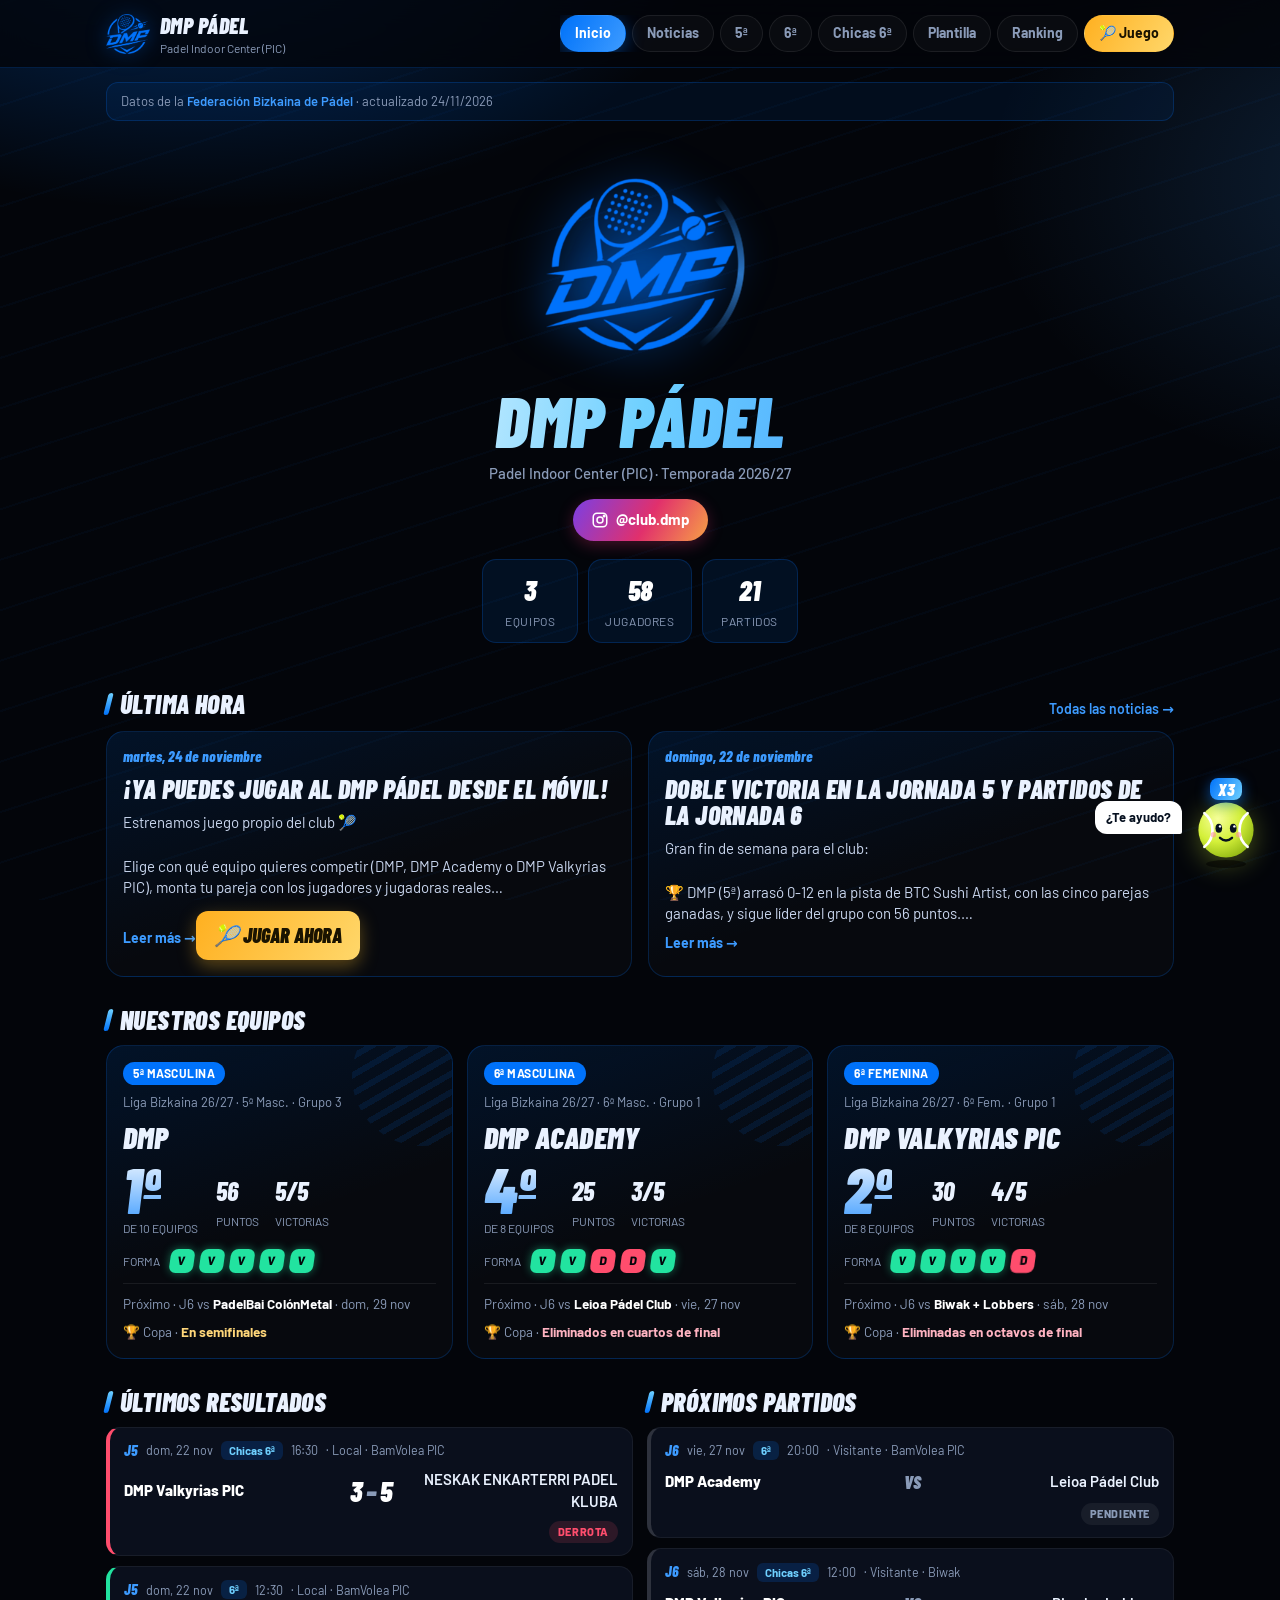
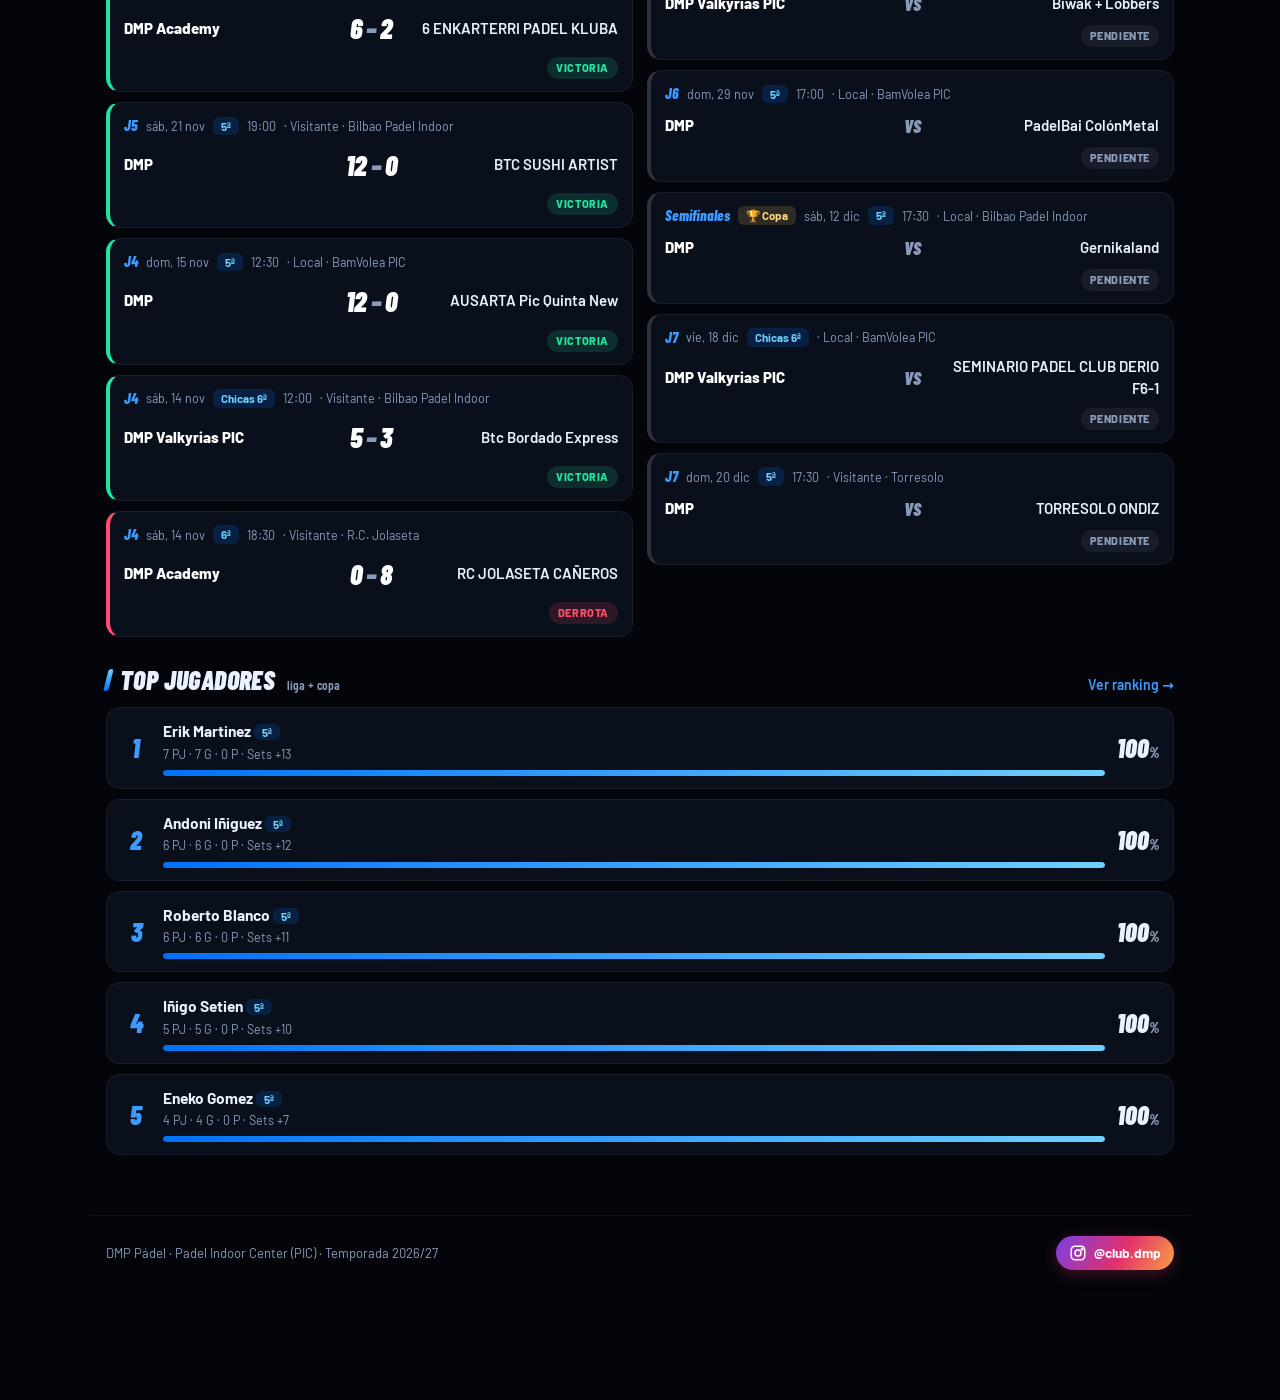
<file: index.html>
<!DOCTYPE html>
<html lang="es">
<head>
<meta charset="utf-8">
<meta name="viewport" content="width=device-width, initial-scale=1">
<title>DMP Pádel · Club de pádel del PIC (Bizkaia) · Resultados y clasificaciones</title>
<meta name="description" content="DMP Pádel, club de pádel del Padel Indoor Center (PIC) en Bizkaia. Resultados, clasificaciones, calendario, copa y estadísticas de jugadores de nuestros equipos de 5ª, 6ª y 6ª femenina en la Liga Bizkaina.">
<link rel="canonical" href="https://dmp-padel.github.io/">
<meta name="robots" content="index,follow">
<meta name="theme-color" content="#03050a">
<link rel="icon" type="image/png" href="favicon.png">
<link rel="apple-touch-icon" href="apple-touch-icon.png">
<meta property="og:type" content="website">
<meta property="og:site_name" content="DMP Pádel">
<meta property="og:locale" content="es_ES">
<meta property="og:title" content="DMP Pádel · Club de pádel del PIC (Bizkaia)">
<meta property="og:description" content="DMP Pádel, club de pádel del Padel Indoor Center (PIC) en Bizkaia. Resultados, clasificaciones, calendario, copa y estadísticas de jugadores de nuestros equipos de 5ª, 6ª y 6ª femenina en la Liga Bizkaina.">
<meta property="og:url" content="https://dmp-padel.github.io/">
<meta property="og:image" content="https://dmp-padel.github.io/og-image.jpg">
<meta property="og:image:width" content="1200">
<meta property="og:image:height" content="630">
<meta name="twitter:card" content="summary_large_image">
<link rel="preconnect" href="https://fonts.googleapis.com">
<link href="https://fonts.googleapis.com/css2?family=Barlow+Condensed:ital,wght@0,700;0,800;1,700;1,800;1,900&family=Barlow:wght@400;500;600;700;800&display=swap" rel="stylesheet">
<script type="application/ld+json">{"@context": "https://schema.org", "@type": "SportsOrganization", "name": "DMP Pádel", "alternateName": ["DMP Padel", "Club DMP", "DMP"], "sport": "Pádel", "url": "https://dmp-padel.github.io/", "logo": "https://dmp-padel.github.io/icon-512.png", "image": "https://dmp-padel.github.io/og-image.jpg", "description": "DMP Pádel, club de pádel del Padel Indoor Center (PIC) en Bizkaia. Resultados, clasificaciones, calendario, copa y estadísticas de jugadores de nuestros equipos de 5ª, 6ª y 6ª femenina en la Liga Bizkaina.", "location": {"@type": "Place", "name": "BamVolea PIC (Padel Indoor Center)", "address": {"@type": "PostalAddress", "addressRegion": "Bizkaia", "addressCountry": "ES"}}, "memberOf": {"@type": "SportsOrganization", "name": "Federación Bizkaina de Pádel", "url": "https://www.bizkaiapadel.com/"}, "sameAs": ["https://www.instagram.com/club.dmp/"]}</script>
<style id="app-css">:root{--bg:#03050a;--panel:#0a0f1c;--panel2:#0d1426;--line:rgba(0,114,250,.22);--blue:#0072fa;--blue2:#3d9bff;--cyan:#6fd0ff;--text:#eaf2ff;--muted:#8a9bb8;--win:#22e3a0;--loss:#ff4d6d;--draw:#ffc857;--r:18px}
*{box-sizing:border-box;margin:0;padding:0}
html{-webkit-text-size-adjust:100%}
body{background:var(--bg);color:var(--text);font-family:Barlow,system-ui,sans-serif;font-size:15px;line-height:1.45;min-height:100vh;overflow-x:hidden}
body:before{content:"";position:fixed;inset:0;z-index:-1;pointer-events:none;background:radial-gradient(900px 500px at 15% -10%,rgba(0,114,250,.35),transparent 60%),radial-gradient(700px 500px at 110% 20%,rgba(61,155,255,.18),transparent 60%),repeating-linear-gradient(-18deg,transparent 0 46px,rgba(0,114,250,.035) 46px 48px),var(--bg)}
a{color:inherit;text-decoration:none}
button{font:inherit;color:inherit;cursor:pointer;border:0;background:none}
.h,h1,h2,h3{font-family:"Barlow Condensed",sans-serif;font-style:italic;font-weight:900;text-transform:uppercase;letter-spacing:.4px;line-height:1}
.wrap{max-width:1100px;margin:0 auto;padding:0 16px 40px}

/* header */
.top{position:sticky;top:0;z-index:20;background:rgba(3,5,10,.78);backdrop-filter:blur(14px);-webkit-backdrop-filter:blur(14px);border-bottom:1px solid var(--line)}
.top-in{max-width:1100px;margin:0 auto;padding:10px 16px 0;display:flex;flex-direction:column;gap:8px}
.brand{display:flex;align-items:center;gap:10px}
.brand img{height:40px;filter:drop-shadow(0 0 10px rgba(0,114,250,.6))}
.brand b{display:block;font-family:"Barlow Condensed";font-style:italic;font-weight:900;font-size:22px;letter-spacing:.5px;text-transform:uppercase}
.brand small{display:block;color:var(--muted);font-size:12px;margin-top:-2px}
.nav{display:flex;gap:6px;overflow-x:auto;scrollbar-width:none;padding-bottom:10px}
.nav::-webkit-scrollbar{display:none}
.nav a{flex:none;padding:7px 14px;border-radius:999px;font-weight:700;font-size:14px;color:var(--muted);border:1px solid rgba(255,255,255,.08);background:rgba(255,255,255,.03);transition:.2s}
.nav a.on{color:#fff;background:linear-gradient(120deg,var(--blue),var(--blue2));border-color:transparent;box-shadow:0 4px 18px rgba(0,114,250,.45)}
@media(min-width:760px){.top-in{flex-direction:row;align-items:center;justify-content:space-between;padding:10px 16px}.nav{padding-bottom:0}}

/* hero */
.hero{position:relative;text-align:center;padding:34px 0 18px}
.logo-wrap{position:relative;width:210px;height:210px;margin:0 auto 14px;display:grid;place-items:center}
.logo-wrap:before{content:"";position:absolute;inset:-6px;border-radius:50%;background:conic-gradient(from 0deg,transparent,rgba(0,114,250,.0),rgba(61,155,255,.75),transparent 40%);animation:spin 6s linear infinite;-webkit-mask:radial-gradient(circle,transparent 62%,#000 63%,#000 66%,transparent 67%);mask:radial-gradient(circle,transparent 62%,#000 63%,#000 66%,transparent 67%)}
.logo-wrap:after{content:"";position:absolute;inset:20px;border-radius:50%;background:radial-gradient(circle,rgba(0,114,250,.35),transparent 70%);filter:blur(10px);animation:pulse 3s ease-in-out infinite}
.logo-wrap img{position:relative;z-index:1;width:190px;filter:drop-shadow(0 0 22px rgba(0,114,250,.7));animation:float 4s ease-in-out infinite}
@keyframes spin{to{transform:rotate(360deg)}}
@keyframes pulse{50%{opacity:.5;transform:scale(.92)}}
@keyframes float{50%{transform:translateY(-6px)}}
.hero h1{font-size:clamp(40px,11vw,72px);background:linear-gradient(100deg,#fff 20%,var(--cyan) 50%,var(--blue2) 80%);-webkit-background-clip:text;background-clip:text;color:transparent}
.hero p{color:var(--muted);margin-top:8px;font-weight:500}
.stats{display:flex;justify-content:center;gap:10px;margin-top:18px;flex-wrap:wrap}
.stat{padding:10px 16px;border-radius:14px;background:rgba(0,114,250,.1);border:1px solid var(--line);min-width:96px}
.stat b{display:block;font-family:"Barlow Condensed";font-style:italic;font-weight:900;font-size:28px;color:#fff}
.stat small{color:var(--muted);font-size:12px;text-transform:uppercase;letter-spacing:.6px}

.demo{margin:14px 0 4px;padding:10px 14px;border-radius:12px;background:rgba(255,200,87,.08);border:1px dashed rgba(255,200,87,.45);color:#ffe2a3;font-size:13.5px}

.sec{margin-top:30px}
.sec-h{display:flex;align-items:baseline;justify-content:space-between;margin-bottom:12px}
.sec-h h2{font-size:26px;position:relative;padding-left:14px}
.sec-h h2:before{content:"";position:absolute;left:0;top:2px;bottom:2px;width:5px;border-radius:3px;background:linear-gradient(var(--cyan),var(--blue));transform:skewX(-14deg)}
.sec-h a{color:var(--blue2);font-weight:600;font-size:14px}

.grid{display:grid;gap:14px;grid-template-columns:repeat(auto-fit,minmax(280px,1fr))}
.card{background:linear-gradient(160deg,rgba(0,114,250,.13),rgba(255,255,255,.02) 55%);border:1px solid var(--line);border-radius:var(--r);padding:16px;position:relative;overflow:hidden}

/* team card */
.tcard{display:block;transition:transform .2s,box-shadow .2s}
.tcard:hover{transform:translateY(-3px);box-shadow:0 12px 34px rgba(0,114,250,.25)}
.tcard:after{content:"";position:absolute;right:-40px;top:-40px;width:140px;height:140px;background:repeating-linear-gradient(-30deg,rgba(0,114,250,.18) 0 6px,transparent 6px 16px);border-radius:50%;opacity:.6}
.tc-top{display:flex;align-items:center;gap:8px;flex-wrap:wrap}
.chip{display:inline-block;padding:3px 10px;border-radius:999px;background:var(--blue);color:#fff;font-weight:700;font-size:12px;text-transform:uppercase;letter-spacing:.5px}
.tc-liga{color:var(--muted);font-size:13px}
.tcard h3{font-size:30px;margin:10px 0 8px}
.tc-main{display:flex;align-items:flex-end;gap:18px}
.pos b{font-family:"Barlow Condensed";font-style:italic;font-weight:900;font-size:64px;line-height:.9;background:linear-gradient(180deg,#fff,var(--blue2));-webkit-background-clip:text;background-clip:text;color:transparent}
.pos small{display:block;color:var(--muted);font-size:12px;text-transform:uppercase}
.tc-kpis{display:flex;gap:16px;padding-bottom:6px}
.tc-kpis b{display:block;font-family:"Barlow Condensed";font-style:italic;font-weight:800;font-size:26px}
.tc-kpis small{color:var(--muted);font-size:12px;text-transform:uppercase}
.forma{display:flex;gap:6px;margin:12px 0 10px;align-items:center}
.forma .lbl{color:var(--muted);font-size:12px;text-transform:uppercase;margin-right:4px}
.dot{width:24px;height:24px;border-radius:7px;display:grid;place-items:center;font-size:12px;font-weight:800;color:#03050a;transform:skewX(-8deg)}
.dot.V{background:var(--win);box-shadow:0 0 10px rgba(34,227,160,.45)}
.dot.D{background:var(--loss)}
.dot.E{background:var(--draw)}
.dot.n{background:rgba(255,255,255,.07)}
.tc-next{font-size:13.5px;color:var(--muted);border-top:1px solid rgba(255,255,255,.07);padding-top:10px}
.tc-next b{color:#fff}

/* matches */
.list{display:flex;flex-direction:column;gap:10px}
.match{background:var(--panel);border:1px solid rgba(255,255,255,.06);border-left:4px solid rgba(255,255,255,.15);border-radius:14px;padding:12px 14px}
.match.m-V{border-left-color:var(--win)}
.match.m-D{border-left-color:var(--loss)}
.match.m-E{border-left-color:var(--draw)}
.m-meta{display:flex;gap:8px;align-items:center;flex-wrap:wrap;font-size:12.5px;color:var(--muted);margin-bottom:8px}
.m-meta .j{font-family:"Barlow Condensed";font-style:italic;font-weight:800;color:var(--blue2);font-size:15px}
.tag{padding:1px 8px;border-radius:6px;background:rgba(0,114,250,.18);color:var(--cyan);font-weight:700;font-size:11.5px}
.m-body{display:grid;grid-template-columns:1fr auto 1fr;align-items:center;gap:10px}
.m-team{font-weight:600;font-size:15px}
.m-team.us{color:#fff;font-weight:800}
.m-body .m-team:last-child{text-align:right}
.m-score{font-family:"Barlow Condensed";font-style:italic;font-weight:900;font-size:28px;padding:0 6px;color:#fff}
.m-score i{color:var(--muted);padding:0 4px}
.m-score.vs{font-size:18px;color:var(--muted)}
.m-foot{margin-top:8px;display:flex;justify-content:flex-end}
.badge{font-size:11px;font-weight:800;text-transform:uppercase;letter-spacing:.6px;padding:3px 9px;border-radius:999px}
.b-V{background:rgba(34,227,160,.14);color:var(--win)}
.b-D{background:rgba(255,77,109,.14);color:var(--loss)}
.b-E{background:rgba(255,200,87,.14);color:var(--draw)}
.b-P{background:rgba(255,255,255,.06);color:var(--muted)}

/* team page */
.thero{padding:26px 0 6px;position:relative}
.thero h1{font-size:clamp(40px,10vw,64px);margin:10px 0 4px}
.thero p{color:var(--muted)}
.kpis{display:grid;grid-template-columns:repeat(2,1fr);gap:10px;margin-top:18px}
@media(min-width:760px){.kpis{grid-template-columns:repeat(4,1fr)}}
.kpi{padding:14px;display:flex;align-items:center;gap:12px}
.kpi b{display:block;font-family:"Barlow Condensed";font-style:italic;font-weight:900;font-size:36px;line-height:1}
.kpi small{color:var(--muted);font-size:12px;text-transform:uppercase;letter-spacing:.5px}
.ring{--p:0;width:58px;height:58px;border-radius:50%;flex:none;display:grid;place-items:center;background:conic-gradient(var(--blue2) calc(var(--p)*1%),rgba(255,255,255,.08) 0);position:relative}
.ring:before{content:"";position:absolute;inset:6px;border-radius:50%;background:var(--panel2)}
.ring span{position:relative;font-family:"Barlow Condensed";font-weight:800;font-size:16px}
.subtabs{display:flex;gap:4px;margin-top:22px;padding:4px;border-radius:14px;background:rgba(255,255,255,.04);border:1px solid rgba(255,255,255,.06)}
.subtabs button{flex:1;padding:10px 6px;border-radius:10px;font-weight:700;color:var(--muted);font-size:14px}
.subtabs button.on{background:linear-gradient(120deg,var(--blue),var(--blue2));color:#fff;box-shadow:0 4px 14px rgba(0,114,250,.35)}

/* tables */
.tbl-wrap{overflow-x:auto;border-radius:var(--r);border:1px solid var(--line);background:var(--panel)}
table{width:100%;border-collapse:collapse;font-size:14.5px}
th{font-size:11.5px;text-transform:uppercase;letter-spacing:.6px;color:var(--muted);font-weight:700;text-align:center;padding:11px 8px;background:rgba(0,114,250,.08);white-space:nowrap}
td{text-align:center;padding:11px 8px;border-top:1px solid rgba(255,255,255,.05);white-space:nowrap}
th.l,td.l{text-align:left}
td.pts{font-family:"Barlow Condensed";font-weight:800;font-size:19px;color:#fff}
tr.us td{background:linear-gradient(90deg,rgba(0,114,250,.32),rgba(0,114,250,.08));font-weight:700}
tr.us td:first-child{box-shadow:inset 4px 0 0 var(--cyan)}
.pn{display:inline-grid;place-items:center;width:26px;height:26px;border-radius:8px;background:rgba(255,255,255,.06);font-weight:800;font-size:13px}
.pn.top{background:linear-gradient(135deg,var(--blue),var(--cyan));color:#fff}
.legend{color:var(--muted);font-size:12px;margin-top:8px}

/* players */
.pl{display:grid;grid-template-columns:auto 1fr auto;gap:12px;align-items:center;padding:12px 14px;background:var(--panel);border:1px solid rgba(255,255,255,.06);border-radius:14px}
.pl .rk{font-family:"Barlow Condensed";font-style:italic;font-weight:900;font-size:26px;color:var(--blue2);width:30px;text-align:center}
.pl .nm{font-weight:700;font-size:15.5px}
.pl .sub{color:var(--muted);font-size:12.5px;margin-top:2px}
.bar{height:6px;border-radius:4px;background:rgba(255,255,255,.07);margin-top:7px;overflow:hidden}
.bar i{display:block;height:100%;border-radius:4px;background:linear-gradient(90deg,var(--blue),var(--cyan))}
.pl .pc{font-family:"Barlow Condensed";font-style:italic;font-weight:900;font-size:26px}
.pl .pc small{font-size:14px;color:var(--muted)}

/* podium */
.podium{display:grid;grid-template-columns:1fr 1.15fr 1fr;gap:10px;align-items:end;margin-bottom:18px}
.pod{text-align:center;padding:14px 8px 12px;border-radius:16px 16px 10px 10px;background:linear-gradient(180deg,rgba(0,114,250,.28),rgba(0,114,250,.06));border:1px solid var(--line)}
.pod.p1{padding-top:22px;background:linear-gradient(180deg,rgba(61,155,255,.5),rgba(0,114,250,.1));box-shadow:0 10px 40px rgba(0,114,250,.35)}
.pod .med{font-family:"Barlow Condensed";font-style:italic;font-weight:900;font-size:34px;line-height:1}
.pod .nm{font-weight:700;font-size:14px;margin-top:6px;word-break:break-word}
.pod .pc{font-family:"Barlow Condensed";font-weight:800;font-size:22px;color:var(--cyan)}
.pod small{color:var(--muted);font-size:11.5px}
.filters{display:flex;gap:6px;flex-wrap:wrap;margin-bottom:14px}
.filters button{padding:6px 12px;border-radius:999px;border:1px solid rgba(255,255,255,.1);font-weight:700;font-size:13px;color:var(--muted)}
.filters button.on{border-color:var(--blue2);color:#fff;background:rgba(0,114,250,.25)}
.empty{color:var(--muted);padding:18px;text-align:center;border:1px dashed rgba(255,255,255,.12);border-radius:14px}

/* footer */
.foot{max-width:1100px;margin:20px auto 0;padding:20px 16px 110px;color:var(--muted);font-size:13px;display:flex;justify-content:space-between;align-items:center;gap:10px;flex-wrap:wrap;border-top:1px solid rgba(255,255,255,.06)}
.btn{padding:9px 16px;border-radius:12px;font-weight:700;font-size:14px;border:1px solid rgba(255,255,255,.14)}
.btn.pri{background:linear-gradient(120deg,var(--blue),var(--blue2));border-color:transparent;color:#fff;box-shadow:0 6px 18px rgba(0,114,250,.4)}
.btn.warn{border-color:rgba(255,77,109,.5);color:#ffb3c1}
.btn:disabled{opacity:.5}

/* edit */
.ebar{position:fixed;left:0;right:0;bottom:0;z-index:30;background:rgba(6,10,20,.92);backdrop-filter:blur(12px);border-top:1px solid var(--line);padding:12px 16px calc(12px + env(safe-area-inset-bottom));display:flex;gap:8px;align-items:center;justify-content:space-between}
.ebar span{font-weight:700;color:var(--cyan);font-size:13px}
.ebar div{display:flex;gap:8px}
.esec{margin-top:24px}
.esec h2{font-size:22px;margin-bottom:6px}
.hint{color:var(--muted);font-size:13px;margin-bottom:10px}
.fgrid{display:grid;gap:10px;grid-template-columns:repeat(auto-fit,minmax(200px,1fr))}
label.f{display:flex;flex-direction:column;gap:4px;font-size:12px;color:var(--muted);text-transform:uppercase;letter-spacing:.4px;font-weight:600}
input,select{font:inherit;color:#fff;background:#0b1222;border:1px solid rgba(255,255,255,.14);border-radius:10px;padding:9px 10px;width:100%;min-width:0;text-transform:none;letter-spacing:0}
input:focus,select:focus{outline:none;border-color:var(--blue2);box-shadow:0 0 0 3px rgba(0,114,250,.25)}
.etbl td{padding:5px 4px}
.etbl input{padding:7px 6px;font-size:14px}
.etbl input.n{width:58px;text-align:center}
.etbl input.t{min-width:140px}
.etbl input.d{min-width:140px}
.del{width:32px;height:32px;border-radius:9px;color:#ffb3c1;background:rgba(255,77,109,.1)}
.add{margin-top:10px}
#toast{position:fixed;left:50%;bottom:90px;transform:translateX(-50%) translateY(20px);opacity:0;transition:.3s;background:#0d1730;border:1px solid var(--line);padding:10px 16px;border-radius:12px;font-size:14px;z-index:40;max-width:90vw;text-align:center;pointer-events:none}
#toast.on{opacity:1;transform:translateX(-50%)}
@media(prefers-reduced-motion:reduce){*{animation:none!important;transition:none!important}}
.kpi .forma{gap:3px}.kpi .dot{width:17px;height:17px;font-size:10px;border-radius:5px}.kpi .ring{width:52px;height:52px}
.news-list{display:grid;gap:16px;grid-template-columns:repeat(auto-fit,minmax(300px,1fr))}
.news{padding:0}
.news-in{padding:14px 16px 16px}
.news h3{font-size:26px;margin:2px 0 10px}
.ph-strip{display:flex;gap:4px;overflow-x:auto;scroll-snap-type:x mandatory;scrollbar-width:none;background:#000}
.ph-strip::-webkit-scrollbar{display:none}
.ph{flex:0 0 82%;scroll-snap-align:start;padding:0;display:block}
.ph-strip.one .ph{flex-basis:100%}
.ph img{display:block;width:100%;height:240px;object-fit:cover}
.score-band{display:grid;grid-template-columns:1fr auto 1fr;align-items:center;gap:8px;padding:10px 12px;border-radius:12px;background:rgba(0,114,250,.12);border:1px solid var(--line);margin-bottom:10px;position:relative}
.score-band.bV{background:linear-gradient(100deg,rgba(34,227,160,.14),rgba(0,114,250,.12))}
.score-band .m-team:nth-child(3){text-align:right}
.score-band .badge{grid-column:1/-1;justify-self:center}
.news-txt{color:#c9d6ee;font-size:15px}
.more{display:inline-block;margin-top:8px;color:var(--blue2);font-weight:700;font-size:14px}
.lb{position:fixed;inset:0;z-index:50;background:rgba(0,0,0,.92);display:none;place-items:center;padding:16px}
.lb.on{display:grid}
.lb img{max-width:100%;max-height:100%;border-radius:10px}
textarea{font:inherit;color:#fff;background:#0b1222;border:1px solid rgba(255,255,255,.14);border-radius:10px;padding:9px 10px;width:100%;resize:vertical;text-transform:none;letter-spacing:0}
.thumbs{display:flex;gap:8px;flex-wrap:wrap;margin-top:12px}
.th{position:relative;width:84px;height:84px;border-radius:10px;overflow:hidden;background:#0b1222;border:1px solid rgba(255,255,255,.14)}
.th img{width:100%;height:100%;object-fit:cover}
.th .del{position:absolute;top:4px;right:4px;width:26px;height:26px;background:rgba(0,0,0,.7)}
.addph{display:grid;place-items:center;color:var(--blue2);font-weight:700;font-size:13px;cursor:pointer;border-style:dashed}
.addph input{display:none}
.esec.card{padding:14px}
.ph img{height:200px;object-position:center 45%}
.ph,.ph-strip.one .ph{flex:0 0 auto}.ph img{width:auto;max-width:85vw;height:200px;object-fit:cover}.ph-strip{padding:8px;gap:8px;background:rgba(0,0,0,.35)}.ph img{border-radius:10px}
.upd{margin:14px 0 4px;padding:9px 14px;border-radius:12px;background:rgba(0,114,250,.08);border:1px solid var(--line);color:var(--muted);font-size:13px}
.upd a,.src{color:var(--blue2);font-weight:600}
.prs{display:flex;flex-direction:column;gap:6px;margin-top:10px;padding-top:10px;border-top:1px solid rgba(255,255,255,.06)}
.pr{display:grid;grid-template-columns:auto 1fr auto;gap:10px;align-items:center;font-size:13.5px}
.pr b{display:block;font-weight:600}
.pr small{display:block;color:var(--muted);font-size:12px}
.pr-r{width:22px;height:22px;border-radius:6px;display:grid;place-items:center;font-weight:800;font-size:12px}
.pr.w .pr-r{background:rgba(34,227,160,.15);color:var(--win)}
.pr.l .pr-r{background:rgba(255,77,109,.15);color:var(--loss)}
.pr-s{font-family:"Barlow Condensed";font-weight:700;font-size:15px;color:#fff;white-space:nowrap}
/* visitas */
.tbar{max-width:1100px;margin:0 auto;padding:6px 16px 0;display:flex;justify-content:space-between;align-items:center;font-size:12px;color:var(--muted)}
.visits{display:inline-flex;align-items:center;gap:6px;padding:3px 10px;border-radius:999px;background:rgba(0,114,250,.12);border:1px solid var(--line);color:#cfe0ff}
.visits b{font-family:"Barlow Condensed";font-weight:800;font-size:14px;color:#fff;letter-spacing:.3px}
.vdot{width:7px;height:7px;border-radius:50%;background:var(--win);box-shadow:0 0 8px var(--win);animation:pulse 2s infinite}
/* X3 */
.x3{position:fixed;right:16px;bottom:18px;z-index:45;font-size:14.5px}
body:has(.ebar) .x3{bottom:84px}
.x3-fab{position:relative;width:76px;height:92px;display:block;padding:0}
.x3-fab .ball{position:absolute;left:8px;bottom:12px;width:60px;height:60px;animation:bounce 1.6s cubic-bezier(.3,0,.5,1) infinite;filter:drop-shadow(0 6px 14px rgba(212,240,58,.35))}
.x3-tag{position:absolute;left:50%;top:-2px;transform:translateX(-50%);z-index:2;font-family:"Barlow Condensed";font-style:italic;font-weight:900;font-size:17px;line-height:1;padding:3px 8px 2px;border-radius:8px;color:#fff;background:linear-gradient(120deg,var(--blue),var(--cyan));box-shadow:0 4px 14px rgba(0,114,250,.6);animation:tagb 1.6s cubic-bezier(.3,0,.5,1) infinite;letter-spacing:.5px}
.x3-shadow{position:absolute;left:18px;bottom:4px;width:40px;height:8px;border-radius:50%;background:rgba(0,0,0,.55);animation:shad 1.6s cubic-bezier(.3,0,.5,1) infinite}
.x3-hi{position:absolute;right:82px;bottom:38px;white-space:nowrap;background:#fff;color:#06101f;font-weight:700;font-size:13px;padding:7px 11px;border-radius:12px 12px 2px 12px;opacity:0;transform:translateX(8px);transition:.3s;pointer-events:none}
.x3.hint .x3-hi{opacity:1;transform:none}
.x3.open .x3-hi{display:none}
@keyframes bounce{0%,100%{transform:translateY(-20px) rotate(-8deg)}48%{transform:translateY(0) rotate(4deg) scale(1.06,.92)}55%{transform:translateY(0) scale(.96,1.04)}}
@keyframes tagb{0%,100%{transform:translateX(-50%) translateY(0)}48%,55%{transform:translateX(-50%) translateY(18px)}}
@keyframes shad{0%,100%{transform:scale(.55);opacity:.35}48%,55%{transform:scale(1);opacity:.7}}
.ball .eyes{transform-origin:50px 47px;animation:blink 4s infinite}
@keyframes blink{0%,92%,100%{transform:scaleY(1)}95%{transform:scaleY(.1)}}
.x3.talk .x3-av .ball{animation:wiggle .35s infinite}
@keyframes wiggle{50%{transform:rotate(10deg) translateY(-2px)}}
.x3-panel{position:absolute;right:0;bottom:100px;width:min(360px,calc(100vw - 32px));height:min(520px,calc(100vh - 170px));display:flex;flex-direction:column;background:rgba(8,13,26,.97);backdrop-filter:blur(16px);border:1px solid var(--line);border-radius:20px;box-shadow:0 20px 60px rgba(0,0,0,.6),0 0 0 1px rgba(0,114,250,.15);overflow:hidden;opacity:0;transform:translateY(16px) scale(.96);transform-origin:bottom right;pointer-events:none;transition:.25s}
.x3.open .x3-panel{opacity:1;transform:none;pointer-events:auto}
.x3-head{display:flex;align-items:center;gap:10px;padding:12px 14px;background:linear-gradient(120deg,rgba(0,114,250,.35),rgba(0,114,250,.08));border-bottom:1px solid var(--line)}
.x3-head b{font-family:"Barlow Condensed";font-style:italic;font-weight:900;font-size:22px;display:block;line-height:1}
.x3-head small{color:var(--muted);font-size:12px}
.x3-av{width:40px;height:40px}
.x3-av .ball{width:40px;height:40px}
.x3-close{margin-left:auto;width:32px;height:32px;border-radius:10px;background:rgba(255,255,255,.06);color:var(--muted)}
.x3-msgs{flex:1;overflow-y:auto;padding:14px;display:flex;flex-direction:column;gap:10px}
.x3-m{max-width:88%;padding:9px 12px;border-radius:14px;line-height:1.45}
.x3-m.bot{background:rgba(255,255,255,.06);border:1px solid rgba(255,255,255,.06);border-top-left-radius:4px;align-self:flex-start}
.x3-m.me{background:linear-gradient(120deg,var(--blue),var(--blue2));align-self:flex-end;border-top-right-radius:4px}
.x3-m b{color:#fff}
.x3-V{color:var(--win);font-weight:700}.x3-D{color:var(--loss);font-weight:700}.x3-E{color:var(--draw);font-weight:700}
.x3-prs{margin-top:6px;font-size:13px;color:#c9d6ee}
.x3-go{display:inline-block;margin-top:8px;padding:6px 11px;border-radius:10px;background:rgba(0,114,250,.22);border:1px solid var(--line);color:var(--cyan);font-weight:700;font-size:13px}
.x3-chips{display:flex;gap:6px;overflow-x:auto;padding:0 12px 10px;scrollbar-width:none}
.x3-chips::-webkit-scrollbar{display:none}
.x3-chips button{flex:none;padding:6px 11px;border-radius:999px;border:1px solid var(--line);background:rgba(0,114,250,.1);color:#cfe0ff;font-size:13px;font-weight:600}
.x3-form{display:flex;gap:8px;padding:10px 12px 12px;border-top:1px solid rgba(255,255,255,.06)}
.x3-form input{flex:1}
.x3-form button{width:42px;border-radius:10px;background:linear-gradient(120deg,var(--blue),var(--blue2));color:#fff;font-size:16px}
.x3-typing{display:inline-flex;gap:4px}
.x3-typing i{width:7px;height:7px;border-radius:50%;background:var(--muted);animation:typ 1s infinite}
.x3-typing i:nth-child(2){animation-delay:.15s}.x3-typing i:nth-child(3){animation-delay:.3s}
@keyframes typ{50%{transform:translateY(-4px);opacity:.4}}
.foot{padding-bottom:130px}
.x3-go{display:table}
/* copa */
.tag.copa{background:rgba(255,200,87,.15);color:#ffd77a}
.tc-copa{margin-top:8px;font-size:13.5px;color:var(--muted)}
.tc-copa b{color:#fff}.tc-copa.out b{color:#ffb3c1}.tc-copa.live b{color:#ffd77a}.tc-copa.win b{color:var(--win)}
.copa-hero{display:flex;align-items:center;gap:14px}
.copa-hero .trophy{font-size:40px;filter:drop-shadow(0 0 12px rgba(255,200,87,.5))}
.copa-hero small{display:block;color:var(--muted);font-size:12px;text-transform:uppercase;letter-spacing:.5px}
.copa-hero b{display:block;font-family:"Barlow Condensed";font-style:italic;font-weight:900;font-size:30px;text-transform:uppercase;line-height:1.05;margin:2px 0 4px}
.copa-hero.live b{color:#ffd77a}.copa-hero.out b{color:#ffb3c1}.copa-hero.win b{color:var(--win)}
.copa-hero .src{font-size:13px}
.h-sub{font-size:13px;color:var(--muted);font-style:normal;font-weight:600;text-transform:none;letter-spacing:0;margin-left:6px}
.filters.comp{margin:0 0 12px}
.subtabs button{font-size:13.5px;padding:10px 4px}
/* instagram + plantilla */
.ig{display:inline-flex;align-items:center;gap:7px;padding:7px 13px;border-radius:999px;font-weight:700;font-size:13.5px;color:#fff;background:linear-gradient(120deg,#7b3fe4,#e1306c 55%,#f7a046);box-shadow:0 4px 16px rgba(225,48,108,.3)}
.ig.big{padding:10px 18px;font-size:15px}
.hero-ig{margin-top:14px}
.squads{display:grid;gap:14px;grid-template-columns:repeat(auto-fit,minmax(300px,1fr))}
.squad-h{display:flex;justify-content:space-between;align-items:flex-start;gap:10px;margin-bottom:12px}
.squad-h h3{font-size:28px;margin-top:8px}
.squad-n{text-align:right}
.squad-n b{display:block;font-family:"Barlow Condensed";font-style:italic;font-weight:900;font-size:34px;line-height:1;color:var(--cyan)}
.squad-n small{color:var(--muted);font-size:12px;text-transform:uppercase}
.squad-grid{display:grid;gap:8px;grid-template-columns:1fr 1fr}
.sp{display:flex;align-items:center;gap:9px;padding:8px;border-radius:12px;background:rgba(255,255,255,.04);border:1px solid rgba(255,255,255,.06)}
.sp .av{flex:none;width:34px;height:34px;border-radius:50%;display:grid;place-items:center;font-family:"Barlow Condensed";font-weight:800;font-size:15px;color:#fff;background:linear-gradient(135deg,var(--blue),var(--cyan))}
.sp b{display:block;font-size:13.5px;font-weight:700;line-height:1.2}
.sp small{color:var(--muted);font-size:11.5px}
.squad .src{display:inline-block;margin-top:12px;font-size:13.5px}
.ig-cta{display:flex;align-items:center;justify-content:space-between;gap:12px;flex-wrap:wrap;margin-top:16px}
.ig-cta b{display:block;font-family:"Barlow Condensed";font-style:italic;font-weight:900;font-size:24px;text-transform:uppercase}
.ig-cta small{color:var(--muted)}
@media(max-width:360px){.squad-grid{grid-template-columns:1fr}}
.x3-hint{color:var(--muted);font-size:12px}
.tbar{min-height:0;justify-content:flex-start}.visits[hidden]{display:none}.tbar:has(.visits[hidden]){padding:0}
.nav a.game{color:#1a1300;background:linear-gradient(120deg,#ffb020,#ffd76a);border-color:transparent}

.news-cta{display:inline-block;margin-top:12px;padding:10px 18px;border-radius:12px;font-family:"Barlow Condensed";font-style:italic;font-weight:900;font-size:20px;text-transform:uppercase;color:#1a1300;background:linear-gradient(120deg,#ffb020,#ffd76a);box-shadow:0 6px 18px rgba(255,190,40,.35)}
</style>
</head>
<body>
<div id="root"><h1>DMP Pádel</h1><p>DMP Pádel, club de pádel del Padel Indoor Center (PIC) en Bizkaia. Resultados, clasificaciones, calendario, copa y estadísticas de jugadores de nuestros equipos de 5ª, 6ª y 6ª femenina en la Liga Bizkaina.</p><h2>Nuestros equipos</h2><ul><li>DMP – 5ª Masculina (Liga Bizkaina 26/27 · 5ª Masc. · Grupo 3)</li><li>DMP Academy – 6ª Masculina (Liga Bizkaina 26/27 · 6ª Masc. · Grupo 1)</li><li>DMP Valkyrias PIC – 6ª Femenina (Liga Bizkaina 26/27 · 6ª Fem. · Grupo 1)</li></ul><p>Datos de la Federación Bizkaina de Pádel, actualizados el 24/11/2026.</p></div>
<script id="logo-data" type="text/plain">UklGRsyGAABXRUJQVlA4WAoAAAAQAAAABwIA2QEAQUxQSByDAAANR8OgkSRFmZ6D9y/r/TAzKYiILIk9cZJZvKAXLOhfFsSCDhbEYjtUFAmIbRtJkmCrtrrr5jr/gL+ZnbsAIvo/AfrmpX+yScp4HxxImRnxNlaxUkZEvIvFkPFCGRH9TcytQu58hLoUPbpavMQ19Wb5IzXsktTd3SPjBZSrAEmyTRBiMWxnxrfg2iSf3nX1H8sgyXbLzIz4CuD6uEC0ZvVLSqBL3Y2WGfMXWNo2jWQ0aJWkkOxWu3iM5SjbSQ2GLX4bsidvLnlz3WHdrsu/[base64]/enA6OsUBwHbho0c2/xBN+1+BhExAbzOKMn8UbYhM/o1rs8ycn/[base64]/jD4rDAJ4uAFVQQyIDgJUOLOIqh9GxAT41rY3bmTbtn4ALCTbEZHZejnGnGfz/u9l3kJdtCqjsC2JJICDjDDpTI1nRj+LiAnwZG1v22jbth0gSCq47PJ15xz69/zHkSaQ813ZQRIJoHP6qOVm9SJiAnxb27a8jbRtx3nhTSJDoKoaXqa5d/2X43kZGqoSO7YFN154Tty3LcmpzujJiJgAb7f25o0kadt5AqBkR75U9er5/z9vvvXLVGaELRLA+aEqMjNsR8yqbxExAb5tbXvb1rat9/v+gECQkkPP6Xjc/xXl4SwxAvjTN2IzXvTex9BhREzA/[base64]/LseZ0N9qAAEZWoITDTrDl9CAqX7mZtEhSby/W9cYVb5E6vi4tsvzRevMuNWNSF2tjug2qHarUYoKWfo2Jii0mSwN/DkAw+Sl/A8fiy9e5cujHufW3/6XRTTjRjc06OphZTwR3nSVWbkWYcme2oqBCO7F7WknZd4/AdSxSPKX/29X36WvjXJ8sJe3015AFzfR5q3+ZQQc+zEl/LiIzumjyUqOjDnxG84DYWgcoJMiy27rXcX1yyLvj/by/+shgfVSGxkkzce0taRsvGGLWRWW89v/IrkrWqwtKAB1HHIpsb77wxeF7r8X/319O1SQZuXNUphDnGJrTWUS3n5RaNi8zmPEQ93SdXEOKHEs7XXL3b8gSJVlSL9+WRuB152fkqqsWqcpYlkYVTYEr/WipDofilqu7hTc1joe4/ly1n81qKah7uvzFm/t98oYU9ZycPheey2pIWN/qDIJB0Sf1Yd/8vqt/CuBrOHkDgJvDH2nay5vTeszvmtvVxfous6Rc06dAESGEvIvZdn+dSCFUOHgK7wau+yw3tTUB/wOhtlmrffIFYoWBCRMn/yQvfyrQK2Nf+hWCq+OzypVHzZpmhi/l5blI3rkpPPVCMCuC74GDu7/ChB19tlpwmJGPrVVvS26jN/VpCltbZWK0bQTQKvl8DTjsnz6kYYsHo9aYHHkqVUfb8vngN/flG1bu03fK60HARAsHKtW/9zTFeFl3GjGnCefTLVdtzHhdzkNskpKnhGNwdZSbClX+8yrsiQ/GkmYO+fLalu1Cb/jA9pJ9tMiA4N2bfORrdLnnQMxWYPF1Cal7prR4Xe+qXhL02Nm0C4n92jEn3UpmHjCq8J5Xa32+AcYfbODVbgQgCk1RLHPuXQ8vvZVXhomYTY9/jGap/bUpObEAEs6FI/6CUdca3uQAvP0gvK+8bgq6RhYbANUUdbTKVWjpCCQkX+6uWT9nQiLY1I3Jklcs2jMPnSDe98GiNZLEoNT4MlfNUE+26pzDo55Hlxpq8S4ovwoc3vMpnv+pWwDgD7IxzIVvoEmrTo1a/K55uwXJbw7JVMMXcYV6WfTvxzYbMyz2rAVcIj0NvFH8E0OdOGaP9Oo1GkwjLnF0ctcQV2l/jAYEFbrP9tn/r2ASpKP5/M+3QAijGuGfJ4xmViDMF+TjiPYNk17A4gsbrcfdHyDVhzjdwSZgW3f3W8BEUrYIn2aDUFmhXm+tx4NbMFqr7BohmqHV+1ubWU6PU/fD2i+1OPzfGUQw7pqCJ9kIiET5hQXjQJ+4FwsqSGVekFVRVGXKnvX7tN3A2i8V0VjKLL9iofwGSZMxpgxzxCueym87Lm2bqE/VQpz1iof25G2f95N4/QdEWT/Ma1BgHBuiaZPsBwIa8KcWAkp2OPY361bByA/qCovDCTCWOko6m2hIn8/wIZ57AsDnOSbZvsEG7RJmGdLwWCXFA+rm+h99L1rCp6JQUIKmSn08qPk7wqtLpKFyoa2Fvrsipo9FoWngmkfwNTe3dF46MP2/nkBYcUMHmL02dYWr5MRcQhaind11h/picL8+NuvkE+uPMndkBdkGrXFTvnobn4xk8v643PAXPA+WQKQY6xl4qVis/VjPsXAOr8jbHXsfcwEHej54hY+tSgPhgkASHIeE96v7Cu9qY09JCw7QABAzJ5rlWdys7K5H1J12Et7yu8I3u17BXYLWE8rG31mqXGrgDmTIBFwSWGk8yTOI3+Q1ZZ8xnJyJ1UtwH9tSizU9fOvhY1F9fKrGPx76tdxLIMF4SeZ1yV+XuV34wXmwlLyuKCcfmMp+/65K88CkDMUXs/7vC0jgV2UrhazXJqXAyoBtVF/2ff5PSGgbckM+EFC9c+rGekpzViVYigvMQ7Rt1PBfpqGC5w5PpOWapWcal+qCkv0a1lgvs2/HvFGQRMjAThp9iBwIHaNn1VlOXACAI4IZksXmIOcD0zy1urTY7pSkY9feONPuNUn0IJIDgbzjM3J51d0COVyb0sjnS1ybUwAixHfJir0pGp5+6HC3SwAhCr8CRXOtkeW6rUQKG/FS3RXEpUIL4/fVLlpHGOepY+aFmKqSGPZ/7He5vmSri+F032VGgzAsVi4rfhMzx3P65uPrvGjEgDoXPZTxvn5S4gV8wkMm94gkC8AKm/r01QWTwHLKXiD5cihMa/8QS6XpccqtzMHa0iunbFESvCbBOoquJRKsredkWhFAKCxpHXFlpr+xnKWW2VMsSR17foxp57PAeCzUnjrONEtIgDh87EMC/bf8v/7P3vKdvfv7x721ykrpDoTyUr3mgjxZ3v40TGyLhf7zAlH+TliPkj3gm3T4BXNIiAk5vZe5Mkn/7dmfErnnT35abWNOkcSqdvyTHwI+6d6JTPw078Nh+toNS/eCDRNi1Dolx7v81+/OvOyfuJMSB3mbnj45438UNGMIU9WLexW/PDIKyt/O4UuXwtHX0Po0mT2mwLzFX99uDcAxuTv7qd0FdRtxRRM5LRFKBGWQy5vb/bLf06OFUT0KZN8bfPC2FLxG/Hka5UBip36FGdSir88K0NyO/2BoruWDGFKRa1g64mxyNNUYJ57NpUS1wGKhzgB6RpWCYFZxWUD2vEfByZpJJ8xrD5OmHt3zhM2Hl94XcfE2ae6yQt4eSYAukJlIa4FM4YU8npTxYzlcWSxABxFaXHltNo4NCZGPXcGvqKWFbiuJMfHbVOZ6XMjR+jpc7WOmOt+PXu3VXwBJ4mhw93NiLkd/9pgcSNqq16Rdi3GjEKcJRoD7P1wjHj1+KxqmvEw+ArX1s2n0inVBjqApB2AXjcErti2FD8zZJjmf/55+ERSphlnuRjOs2BrlfruqCKbZueGBYy5KiIAFqGsaOnmQxWEOu6Le30OSBciDoHxemyHegOAvRgfbq6G3CVJIiBQbE4kk15TBYD6djllNCsG+W6Rp1LWP/UfO4fMngEI4zELNqdG+dbLZlWcJiyGrlA6AaBhVKVY2BXAyOXp5MRnfQ4AKfBm5Y6+bgg+BLh4PQ0rmfKiq20EgK3k9TvAK88yPZO+Ld8nTDHM7T9/P/9gBh106UEAlKZPA6jOZVvijS7eqB4ApomFxvzj7fB//1uA+uO/38QHvsC5+RB+uTfxwU/BWrxD6WVQBhjcuhHZsbTje4B7RFrWyAf3HUI3N8PT/5/P/h0SBWFHBQAhioxdv9gPqkvA6LxajbN6e/p7V0k43P+yNod4LQwxVZ/slFXJeI9p6/PE1YfX60YItE/LR4BtTwi8Xinw9wZVTePrejiMOUCTApcAwALo99Ud7u/UNHUuVdtjmq27r2plCXjuihUV/AoRkC+C/FgW8qbQLd6lSI6SGM+5axDQole7Ba7hxDnFiJ6+I5A27A+HOo8HfRRKJpAHACW82Mq+4t/[base64]/TcWGYkgXeN/eNJTyPDVxIoVYiz1wRvlwmbHm7wK7ip/GRgCU21KHjSJBg5nJlCnxRlVV0FNm78r6HCDlJAzeyJ2oF3JbiLgQRoxOJHvTSG4sf1+w7ODVC2g1pdYFinpUsQ56/8n7sg2TwDxjkw42CyUjFifaZWxrioLcGKeWZV3ROWfTYVg1xBy+8a3BfPRSGmmM1Zzhdfq+JLQJJZ6TBIPiaNQF0exP4dmvi953sijYfSnXWK6uTnkUk5rJnIlxWQeB/v+ulaSU2ePK4XlzV+d2pKL48HWmmtT9TQgwhyjXLuN1I7wDm3eGCbPERICdbgIF177v+UvbSoWE+00VZaYnry2Wy4cJaCr0RABIDePHC41Bx/1HWgfxIf8mx2uJr371QVM/3H584hkl+zAVAMBI2a9eu5Enn3xI0zur1QZnkEDQW8jrgw1CbPJ0vprGey3YGDp/Z/FqsjQ6pSIPBgCU1Hm6TG4zFEiQ1Tn21F3tedBWl40WXxPmwY+x0Ut+KCo5E/ZexSk/[base64]/uLJcE9JPGNJ76hZPHIjtFmp/+F+fvIB8AKCaYu6C00nvrWgVfUFv4txLULnoVsy0p1W+EKakhZiJ0JtmgRUNwad6iy66S5wpjqmGZA4j8m2aAJAsxsdRa9Ix3n8mmd8TKvXghBvfArzVX05sMW9DAA/[base64]/[base64]/s+IL7Zk0AUvLjHRY7nR6DmFz48MdTB7cZqO0zIPSToFTkk9MKH4H8PvXPrkDvHxIvi2BgVIKMQtIPzIPQJa7I0yQLdzhmvOqzljLPOmcbyQC2a/3yMMmq2IgpXw2HbnvzYQMMKaWkZzEEtkRAlx7zMHaim3mkzzgPAFAotjodvVoYAUALd3ZN947FtClhZGKbQA8wX/B5i2unyHjj5Oq1YwBhTxswAcIUhy8VsFHbrZnk1fAw3pjPmssiCgUAyfe6jIx5miPUxa0CiE8YQEMga5NQTy08DAJ5EpvLfROrHXXCUE/FSOls72VhzB/4Wme6AatChORe9J06AYDWw98rADBi2xDE1cKz+ZdpV3zcBczZ+1NdMRbVlTPGIBs5Qz4Bw2hCKzqnk4xSERU2dMdMB708I2AoB12CjTToyzc8hH5fcXTJFN6Ndn3z4GZFf/RqhjFnbfUrhnL2niydheD/[base64]/ZhjP3lIdt5TUS3mVehgMVrNTv4EBi7HXKiO0ScqAlGc3k8fHoTQ6WGZuaRbAjV60YRD8ejFuocKJ3xVnJZrTkCGIaJLAC4hDKRGqL4qIMje4m3czrm5tONe/62vOtBNIGhA/[base64]/n7+HyGC+zRbtZQ9AmMrmYBoidMrISmV72BXVFWp5T4KhGYaHlJPH2ayVw6Ij2Qihp9FXAoDTYzJyQX+oDlkju9COZwHUVHhj7sP6Uxo8IHt/2mBumi9dT1bI9b1wf335DuiA9QG3K9pk+wCgVDzEEQjn4y//FOdpU1gce7es0+TFdrQfBE3XP3WUp2qlTuG8yIxFky9nH5HihI2JAIIeB4O5bvrTuG/ua0UvXy9wpmwP5s830zB6oqFUC83xOP7bEsgDlVo+xvcXdfsTvfFUsdskVEoTGYABz+n/zzJthWXHxY0cXyfH5hmCHSVa0lExuBtMIxLj/FQzLyhFHYKjq+/ElJFibuNqlgz3f69/mvry1oS/d1dC+haL+5thKqv73mBOEcIKzIPMt7HPS2TVNMYpvQOCph5S6feDRuK1JRkAP9j1P01vsgVxMjDLmt2Xt6yH80PGnjor5atjsAjZjYQLCpiIRdqEdUjclytRTm4yomvEjDI4lkyYqlL1X/lKGE+T2G54p7TEkh/rbbuAmMqGw0Kzcf44uunQX4+pdBUk7Jl58YM5DUD0/+0/Dzy3RSHDWWzUOefy47N1T6LYV4PzLBhc63rdJVyUypBptsVYMfbUS61iKSqdNQA4TkLWSAAmVE2fXpEl0ohwHlwXUTfCjVjmARXEAo1RS4N58YvvnnT2fjodrxXm7S10mP5g4Ox1oXSTWVYQ8keb/u9/se1kiuyo4m91iykKHdynYYzY2RDWDYyxXtkJFzYQCYsupIPSE2tKu22RExYGKCkzAMRebgwvqM2q8zG5w4HPAkKCaSNeTVNY38TEANLelgpz/dPT0wS7Fh/q0YXr0OReqIcYtiuEVKUuJN9Zc1NzWJPdicoqGlqgKMXkpOF5q9Vj2bB6151tEuws+RYPrWKsNZUjLi21yDRzEfNBmHIhLdVdxpzTkKURmOc4Fgrz6n7a50jlENrTBc4OBCFsYKANtcXch/j/jxsBsfrpI5Cvk7htJ3SqZMXe5bBarhWttvBKhywdgQDJ1y8JtTOc5YmwVV++nUiVtOLE4TBjf/kAKiwYW1p8Er+YMXoCAPISccfSFvsxY5nH1pY2AeBn8XGDOduXh8HVpdluuXfXEjS4Gx8KpKfHP/2MuRvp4esWAITb/KsW17WT/N/c1VLbna8hX/y6XA1vXw/sMSdFizQ/owFty4tZmVBcHZWnxyGMC/bXTCgExtCWa+zUYzQFRfgOKknvoLXBG7lL1YdYgIP0p+IwE7vh4VhujWH9yx13fCWEp3h7l4I/yp+rfZ5Z23854r/b13f/sCycoMzozWxLdYghZ6vaJ3m71mEIA26f1DgEdlPSXPjqLQFy7d+T64PrchbssRUcMmOopluMj4rtA9f0jpPUO5zbn/DLzY3yupSPMs90bg81AKe93xTqahiO47pmrDfqOWKu8/Do/ge85ndj5iTaQo8k6bQ+oPNjDWvHIWV8h6pjJXJxLjOyswwAMor/+cnZhxIF+0xGrw1jrR3j8ijYnqMqv0PR/IcJz6G4l9vS1huBxTycSsz71POmeY2sEWHMF0jeO9rUHPGqD3DB/odyye9ANclKPYW6jBYJ2Wzx/oVIQiiJkFOJZUaw+G2Nr5kPpxNdsdsb65P7IF/yUwU1keF9xw88niKe1W1DeDX1EcuBoyG5oO4/razZP+2P8SwAgSThjX5QT2IGoLXHeaIwARG90XZTEyBTrumdkVQsFYGji9EWDYzfljSvCCf2UrDfpszUMLQkfScOVBLwe2w8QphAyYfz4MZ4bIe9fy200GohUYDBXNZKgxqnMA50gXN5CNNBEtCWdKtKkSm/oXsKnbYBQOA9KwGlGR4qjJ6z6Ri/W+Y1se8f+kvGnptsecNQzaWEI0ng8b0m1CdXpgOmp6c2nQUmGRPj9Tg4VRYAsnvBDc9k8t2TE2Z3W2tVyGuJ/tAdD5rKebb7r0F9SJK6kgaDHaQ73aeUhPfJVZLwB3NaM0J6/BynjF2vkll9iPjhke8C7iy/p/cY3mU/9l+T6LqpHyDPAghvFsOgFaSkaYwrnwHIPookCKdmbYqYqmsRTslqH+6IYQmU45f2TF2TobgD+o/04GnogtVa4I2a0lh81/Pxir3fLB2EMNLUQpkLyBMqPgzaY6tvU4em23zSsigvcKaiU0+AdyxvNi0DMF6qCUCHaSp+U/fllWCKrxctj+PhOYI6fRHN6JWVu2ULBiUIQmEuQeKc5g9fH5gt4cx5wdqZ80Fm7L4tSQqGuvw4HhT0sESn9wi9jXr833mtdYs//Tt14CvhmLG7x4sTPxffMmaib60BEJ+fP24FXleK+kHb82Dqy9z9OsSSKRaM36hrwZNF68IaKml7nkDH0TxgRBxr+Qb3v/8HfaqLM/I1Gnafw3vB/[base64]/VnIczrTHpDeCrTifBSGoRgl0Gr3jfiDpEPBAt8JRKxQvY7HIP342+OQvwUuKtIXu1IIXe15gzTYeEiT6vuqfn3F+Cz0LIXfrCz14bkrtmdP3oawJA/enPHLsAyeFwSv3oZ0hJwJYuMDCmNCpzfO6WNSluQWtNJ8bIlniVfTDVTO9oMu9IJ1eXYpa63EiaSRO6o/VqI59GPu9cbo/[base64]/NxroFt+Pmh+kVI9nzmxF2GjYh/w4q1MFu8oXUivxjdTMAQOqz3q4tST1stHu8msj9twfPst4VDADTqd/yBAYAYacYeEFkEtZRFBCaJ66Cbvl6fIjSBumVwK/HjcbliUHlTXW/wYExzz3JI+0/a44T43a01Q6tjaCwcXTs1NkZ77o4OqUavrmCwvDy089mAsAPbj1hThJw+7BEGjFfxCD20zGsq56wODx8LiOWMwsFAKRLq3cx4dB1bnAcz9TO3Dfa4Ec0OSqo8f9XW1w/9OWqZjdDyj7d38cwZfxIakjmGKjWlsmgVgb0PSK3DoxPWN/muCarBObCnohmWXivarWg64lpPIb1ech9ILtJGa9GEZnU0pgEGAAXleTJF4fCrffXwgHNS0I/67tBk8VYlFRQYxdXGzF1aQbYu42O+KEkRcwFA8mkciTUy6D32NHN7cSiLjehzViUroVhAOwdlxXN1BYx5uk4HJ/PA5Ag8dZ+NKJcCMe4CwCg7Nr/3SutGxmvqVJUVETuo6gd2swKA6qjN9W4Lv2BFvQ9WPxY6MJf3Ado7vXdol4Lhvc9aBfgplRW3YBXQ0f3iAAQWnEbAYB2BtPDuK6Pf///e77AuafuZiNGIEM+DrWblRrPUyHRVP7dkxbKFvKHoFfZTI6a0GxL5s6gRtfeZbaVnLKYvVs2khUA0fblODWMtJgDoV5iD/QeuZh3AQkCb3Sn9TZ7AHnwWyzWWv+vZEC1GsunQ76WP9YMSUwSwVICkCrzGGsAwzGe/tQ3I1jDnNHLVJIZ0KKmpL0wqgxP2x3RXm7YW/NerBBjNQczvy/chY3LUh1URxQbloCaifwDdhMbcKZog7pLicJL2H1uFyx+fdwBMBv1hziM10LbspyqistCERZZnwzmPmX0PYhNbhfu6/V60CYyuaVkVMmDKzZ8SrkyDGmuRwawxRbKHj8ncaZnbLyQJjP6yZtlIa7KmfC+R6q4WzxmLngIcnN7xFyK7rkRAFCu7iThjRJJXsKP2+Gruv9Ih4w52RGDWBDmfmWIbXl8dfSTpq6NiHCatY4w0sb4ieJ4q3pp0lWsOstF3aUQpfz1+oDzY1Rs/RZUMdC7dEmKqontAwrwdi+IcdhL7dTHj8e0YFKXdphTpSsll2S9sTIPaaXOgofZdW70eF2EgVUCkGjWk2233dIjuM+O+bQ0oWotEep0z7s/9z2ALMLklOLLEIMpK6mSlnWWtCyIx/+WBZufAbnHQAM+eUXlRh+oOcW7KRUrnjb1eMxYnFppqwX0vjaY0+r2phSMk+Of1VmoP25jwusxuPFWtgDyVHgrkK2Myl/KTF0UyxAUDc5zsBGV5hf7czM+FgA8x5YLsucws8boZGowaZkSxSCZXfjbN8EOajl0ckQoF2PQLGl0uxsQMiuFN0bWJqVZ2lOZFlYbPrXO1rt1/sLnkSK8NQ+n8Q+VT0hJnG6I2NojFo7QH5bkIhqk9PJ0LpVQzJDWSgA8sKLIEvSKIkCEzFhVvHBdFwg5SiLh8eFSsIu67KZLhBhTQMPSQD/A2fFkPybRg6eRNgpzo2S3l1J+uP/5bjied3Y+uY2sqFfcheuErUUQ0iX0x2R7py0ULjSj0uSgG0wzxAypQhR6JqqqYjPn5uZrtQaePK4JwuN/PeURO1nl7AT6XfcijOrZnd5zYvef4Fn9q5Fi4mGq7rqFjXfOANOgyo/3h3gtxJA9qbJNxb25rZizMh7nV4z2VNAgL/jr21JJHAXZNQhzZq9UFBCzzV0ZDu1iphqJCYB7XkzJ6P/TtGAnWRZqX8uzvAQktMiOD8XwE/[base64]/Bx0Wwm9KqNhDO9iNffAtEjeSDmmPxcSQEiz4qfRaOMYpVVecey74FL3DuWm3XtKDvt1UMacgMcxZWAsQxY2uxG4VSON+vKJ8KmsyH5xEVcvCD3N1wlCO9gUHkSAOYXnp5xvvatFzj9Hjox1WwoztgEDj/[base64]/[base64]/hrtsK4ZI50e14idC62n9l2ELrije86mrPUHdKvV9Ot5Rr/BEwX49Y9n7p6HHLHPLkeXvv68frVotqFkfJsjUatD+qiJZshRSrNU3Bgh49B3nM+CUKLcpoDXo9MFL/hgFC3QZj15n6Pgl7/zpRT0pG2EhVIHtyu5Xqs7/eV/KoBgfhmWXHu6uSlK64lL7ttEGKhNZQVwHB30Mgn22Q7ZptBFZpGAduO0m+NbnjJa1QHsxrRZSj1/HGeitnUMOfRPHT3xWSBdWrwx+SQbwQB4HOXNsJCa6v99G/SnLQ7Hw4WITnDCQHGXi56w56IsbtOE9sQAO5V1kHddr7Y/W5JR5iS/HdYY6zBJwOffP01Zsdt8eSH0ElvnuKEEXPXGpTxa5AHE7WQ3NBvTjiOAHGXeP54GVGv999/ieQCI3uDDgDubAN5Luh0YAE9un6pqA5/qzf0+XebBSnCM9OPhInFH5VaI4etIn/UjAGoFOiYfDrtPKzmaqBocDy83EoM7XuxEAL99xn57Ik3oPvlf5me0LLnZt1DKFOADBOIQdS1Sjn1zcyQAXSea3mmtKx1Oz+4ib7bT4YVWJVLnxR+kA4DjsTEA2MSs7E2VL/L1q7FhpH+6XLxgt/Lnn+vjX083n4wSiYAanXxEPuXbu1VRpsFbbjsvGsKlhUnHn7lfajmf0W0Dxtk3hQCpPFsZgLR3689mylNVhTUBwMYMv/K2VhSi36X+WhhO/e4z0OzWTmFRkXuxABJSEp9SuoRjEsfIijFdDTu1MLu4d30JCHUwAoDcDSMJrliJLtQ195NLMuOKVw+886Lq16p9h+liHZr2UKLhAasPwOmb+LyNWyuhBQCoIu9bLQgAEtf+NQsWMnR8FsLL0/[base64]/6Oi24eYGI334sJEkSHgwYuim7qMxRxDsAbzKbY1FuUnynnKGMexvQAQETJeH1hpmxiAS+w2OFsa1DDSXDTrsEfV1CYdn8Oa8GowMhhgLXigDp9zUyeCUse/Ed5hl79ztsmK/t6MsbmAxC14OYbNRwAMYrxOrqNSawDZdapZyGtxPB6FsXXJ+3iJM90oVqQ8c6JRk7yAc/UR0qUCUZ4stqtieH6WFm9kFloJ8IIUcXO2JiBGaYwfzJTpeormO7e1fz33BZvWAc072CInwzbmzOSOWFsokZwfP2FJvvzmYAjNzztzvBr3TjYKkdPIH2ucSy1GOAaKebubgK5qCT+OhcWbk9KxEqDmYbpJygSXey+IQm0E4/rWHe+b+OgX73J2mb1pLtCVaBomWX8AHrLTOorcDen+z3nmkB6oMgSRxE0l0rVUantdyhRC/rQVb5OIsnJijFTcnQdd1Tb55wcp8PYcpVGBgZa0nOQWtc5+6lqdsy8l3mUB612jO+xf0O3dy+zQvksQ2OKMqvcTBt1+gh989fOfBp4NSR1LAGCZo6zoLSKBzoOK6MZspf0kn/[base64]/rBbIiRSRbljwNyp63cWzFMZTcYxa4ZlEmiLZFiVeDIzLzFv4S82LUDIsmIYKWjKU05jz5B0G1MbyNSEFQAwAl5tzbjfNKBwh3veVxwBa6GdMtGPyAsY5z48luipTBceJRLUw+u4O18kPJakw17SCoT23BWKlXlri8KGoi+XREowEwKDvPZHzMwUNpAJzwPmkXoV/J/fm9dGRRsReUZmQkeirgUsjMJJR1ls462jazkK4Bvcvrq5hN4Oty5JsOp4cwzg24F2Vu2MUcTvg5ztIxqwTwN0/r2y9cShrNh3n7ln3MZY1JcXG1qoQR3x4rKxQlL2UaYq7zJkkgXzf0qjEWtMDz5aR2zZ+4ohSycADKu+0aSioFkDStw/WCD5+TYuMbzCL6eAzYRDK+hpvMED5iXevjxyGmtY3+8admxDx4FA5AzCnBTFbRHO3KQhhJnOXacGlxU3HsfzutasnRiyyTz7Ks9e60KsgdfcIlteAIQ2SaBRWHZOsEuOLWcpoTCQOS/fQa/vLpvWDzNfGVu1abHbbRIeo3wbu+z6U++N9CDDHjl5sxL3haERY5ZcoFkZxT2bJgaGOWxBhMBaOkp8la6UDsgwJvjBVDZABwQr+EC1rNEEuKqzexppyrAUiPB46tAEoiFB27fjgsEdvvM6ui11/xz7ARRkZ0Gy3Dh7SW+hBy8FQ0sc2YZ+8KtYTcmyqDSxHGE2Oo0kYpYqwo1zJ++/9dwZwRQ4AttTUuJVzVhqOoASSRvlCyqHooighM2UeGACLyXKg7PkwZe1gP8Zv1kLftb9hIUoA7Di5+dWTqA/[base64]/dDlMX36wDQqdvNLsiC4nZBUxbcCaETopA6vhR21xidkSSIolhIOl+fDsS61ZsbQ1aZgI6ischj6r7EspZR2PSXGeySJCEBKjorJjU8ZTt5Rr+dA0gNJGJsf9/ame54zdjT/[base64]/zAvgV0skJDw446jPtO+hINHLUFVUEWKrUJlycyXnzG4BayL45+ffPXr1OzvUmJ8U5pykK2vfztxObWZAEQBe91n4wgcyVW9VlvE4DkC3WrWo9/sDNPfzJ6pfihYUeZmlgXqAR6M+q4LYhCa8IVOVFanwMGF5NJAob+Le8axrulSAfxel1KhlGfbxkZkCoN/ua9iIKokhULbQIAkLnPXcY/WoVP5y5B9YPtCYEb9UFW+Lb4lH6ya/u+2FICthXCyJNh6Do9ol4yZUF+etkXK4lVqWxdi5EAUmzHCoNVtwvq3DqTwa/dB48drkixUFcJoWJfyTEyk16P2WzHvHdLua/Ylq96srVgLDOqNVYlK/envjICQEoYsVUxC0Z1v1P4b20n02BGi99m7FLLnNAp4YqT7Qt7YxoA9hwaN90rDYpih65tUzp3JTgGEyqVWBELtA9ribdrqWNgEkoA3tB0B1IczYaw66y6UE983aJjX2m1aQiOUa1s7L5L02ia//3gFZvSy5enTxE/t/N9h9y/hFri7ZE3Te8QBOZdagJHy+O0fDo47LpyJEcnzeba9kZ4kSGJ6wVHqkw75L0tP44OW7PxKmjaHYJN/z7EZDXOJW7ViiYpF9aaRy89ycCEZYq0b85TlR4hSQ27y+43DE+7BmKGbMZcXGVv3NTb+XsWbD2n4eDRdJiClXyduRQ4n4PX1oiUaeH1cXwKIXS6Xcko/HxSxa6rH8JCHUQrJuyt8xbphm5cl6bhGWpgyVh1X+R5KBXXXLB1mqXn0pKfDnZb1iU6XDgNbrvuspr529J0jAcdwkZpmTNOJyHsfPOjBXRqaAm7yybtlkLyqsjEM5SWkx/asieqoZ9/uHc9tha1ZlE0G0Yd5dNa8kGwuX/eO/HhppjJIS15uXQn13W6gca0qhvOlLH3Fv3KHWK1Pvj+kLnTB7Feh7U+rN0C7NqmUt/KMe6EGwJ+/LCTE2w8juHjaSxodTh0Vr6faxywaQZTdAGV5Y/+iOX10i94jh9r9vlSPyDTuiZKh+MTzYK9V4oIuJ1yPBfC7lpAYf4AajWIUJgcF4CGqdpbZRbenz8cbMkv2F6naL1Bq1QeQ7lfc4uCLTP7JMgL5ZuNgHf8ClDSDS4+u+iq1jYLBUxDdgeHc4kF+7/x4cIdCKhT2x9SD2QfyCq3Ka28DPQeIId0vTSBx32JYujkni6h2y4nN4QxN1JURt3W+30SbMouZJFIKqNL+MiMt9erzfHY4mdfmdZMt0th/2ooz4pb0AMbOhkbOfbXoYH8g0Lmk7L92DRBP0DjL7pUEzbeUVFzaOm1HBy2tnUp/jEpmiw2No/djxCxJSP5URhXFdmUPmRc0mpOYoCeGNZExeZxlIriJhRHWmJPqmnWHWKW1eSDkAqnCiEIsfAHcD2y8vcIQHYXpFa2p/ulDg6b1zOOJ4lokYqqSOOxa7AlR+clhBKmEaoLuGKrrWGghoISPpZrPm7opaYH7DF55Y9yNGOq4PUwyCPDQfjeY/b2KrGbdltCCi2Ski/DrVMQm5XuLaN6UqQ2FI5de0P4+TzFBEWsy6ZM45RxfQHEx1PcEKceqcq2TybuHyCKbqyJESUKAjG/A3f5dNBUDcl4M1IpMJHg45PSDdu3Rw6/OmVUr6wgRXBPsZQ4u+VlFNKYsjBwITF+3NV9fKEOdmDaJxCUP8ppmozAoOq2XPE0ub0DqMP3XgoBafZ2ZBZWIUnju8H70mhsP8/ohoz6Gws4jieLc6u1spY26NLYPCX86Is+RnTGcC0Zu0yK/ZpqYADz8YCyhQtI9aT5acs4YEIH3yQEJmNSWopRdDDG65oCHxZUX9mo4YZTLXBmemcxhYej9WPCPRi8cI9Ppm2niqbX2D1rA+dfpqu3qw7dbwC1fCNHbNGrD/sMyPlzxETCECNbmq+YAkCO8TGzecCKysmsOaonlyq8tShruqQuWBf8LLgT5ZfnDb3y7Nn3CeoafO1AL0QASPJ0fXtpj/1yCwA7g/uIfbvaaAoMiG6gCExgYopmGvWbqSNJwJ11fvefIuomqUuD0P5qVgKv58hRs+Lgu16XhPvxtF6oK7pX7DONJbzqruKCd+vOWntNEyxuoVpZMOIfL//HNvTzZwA0A2BEeDobTG094YfUaX7+IDPq1mVhYvs4rTVe5xw8hiHb4eDWiPuSrKC3KX3BXo/lrdcWOrq/BxwGf8uT1LbmG4CqchY2XhwSeDVKZe0EQN9Ojkj4MWW+HoYuEKrWhbk5fnWuVoTFHDLlKZqyYkOL4t4U30A92ra4W1Cav4IqghsArXmdBFkkX/nrTm5NNsYCuqwAgAAn/LDxxRj/MKNqU9Zw7TFaJTDPMcYRRq4KHfWccYfG8EboPXuQ3RLK7DWAud0iD9G37bhrgtIP/SAp4UfJf5iwSPd0mbQe0vKW3LEN3GAejHcxkyJTWsScGHfpXC/cs6kdsNuObr7mYk63QJNug52BLzHZv+Jes+PuA42KauVmBXsKw8laCSSOWbaKtNW2aCN+1GXmDHEdCdpCzxqv2XcLPnu8hsLRbwI04dol2eot4A49AHatWh1RMTU773L6a1EIANOoRCBSptDWp5jwg01SSO0bpeA4hJISrHlPIamC3ZZGtX0EUA9gWtD/6J3ubqDpzpJv/baxpZ6iKNB6fq4VAB4PyiqUWlofMn6cGQ0QMLW1aOMAcyQ5vQRK8uVAHdX11PYL1bQfmTdYDzTBOfJlje6n5QPW98Peo3ENBVSqGlvkrj25SiOJHAepmhpSjhE/xKSJDpFqeKOsrBQZla0S0yD3kUGH5ZJxu4l9he+X2bZSH/[base64]/iLhBY1pV6tD4Q9ryN7I+McV/KPQIUBJyci94QZI2dgXL6+reHYdPU5+1PMuBdynMjpr/8dvCKoFa2tEPM+GE1sAej5QXzSzVVeT27nMTbDsO2dgRBVfTadqq7ZqbCxwrIXUD3sC0c6pVuhs4iUUwCYDpG0KiXsY6bn54j3mN4d7Dh1+P+6OXG+K1IMeMH1Q21Uy19rpcMVC+rNjMjbtB/u73tQYx6jV1LyrZrapO9Zk32m9BuDZGUAG/sGSSTSV2PS9Oin2ZBjWpXDk9fJrIP1PeWF8FtOtySMI5vTnBllx0xHDcc+/OlB5FzejHuWM6/BOy69//ZJ76iPda6le+N8a66SZBhflG47Hpdwn+iGTWq4u5vX3uWx/PAJibF7Wki3bav1+9QHTQcFCyIm39eLgpmwOJkt9l5ypd9Ay1zvIKW8ZZulFkWabC4bHlbD6fuUlBjrcf/B7bVLqsqbkyTOaMNjtm1ACld7rhT95xeONJejwmdIUx137TtNeu1iR26AzHKTR0uW+bozgevqDOH2G1Kxg8k4Q0SsVcBnCZ1VWbvw3DXp1pGUC24hw7KZL5vBFt8jYRuj08Bcnx8duISyxufw4ciqHSMxuJHkVGkt0vORm8zuxO+LAyP8Hg+TxwxF/S2o+4cgI5+TXT1rdFDDCqE7CMuKKIlTCMqZvpBsHGeDZWBaFX3hJkbHqbapSiFcm2xZ6GT7x/E17p3WzcWH0uKbrupCeenufgPw3vUmv7RG2AmMxTGKgLdyawgA4/1j/t9AHWy4tSzUqjYe1n/[base64]/kGLi8+sfTMeKGdZazMdBVuzSTQOvbp11ueA/JHUeSR3hPRUDZPYjL7bXkjrwNSqmlPy8pEvozy7I8fFlxu6qntPLpEiWr+2qCIeI9jUVFSJA697hz8N2TzBqvy5m8CQqSz+Fsil5m+BbPnyQqbtj14zKWWdfijcHuMhQHkFk37pEabf9MZdY/UqZb8AiqengM6KU4gpIcCm7HMAywXonDQ37N62nAZWXCHievXknEvqHXkB3770DhBxaDN0Ah8PnPh8DozaIc92ptM25COuy0FyKhKavu/3WvjZfu+fH8d9hlyk0PzkKTLgT8RyBr8AfgYtNUZG0GRrfIx/H2zrYJe2+gmYdfbZYarG7Yu6bMr8l1kePncd4lboS7k3hXKas1e6DOIHK1DfcuNnZ+YcafGdPcPTH2nBZeIRKcvWCechSAoZRl2f+23OrhQWLELteS2lNlBdtyj5TosIcyl1uIKB73Ke04EY74E2WazOfTNWKPCYgRUXKlxTVSSuSsxKtlP2nvuO1jcA/7pM1qTWBLvaLXatY9MEePW7JYHfs9ZGldt/eM/[base64]/nVM6fLwm7Ss51Jk2KpKCT4W15cwWldL5il+tSvQM9rMQ9mYvBHhLuTniEBg9Rm4/StZ5wwfmqD8dQsK/qyvVtiQQ2RHhr7gyzgd33f5P26dLqUHhsJfWQpp0Q1Ag0QfER+qaMHpJwtiwkuX8Qi10lk4TG2KHSccpbApu+1xtsq1WvziovXV1V8FNcQ4+dC/[base64]/bgRvFnmLF7YN5ge3rNLebKDM4DwXOj2ORjx0tBTvLfWWh7lO1dcZChg11C21CoWE1Ty0OkDCDIGpmAFAvxZerI7X1MBTswV16DMHsA8w706bizW9hou3cWDrPYPKxW1fsbulESVVp+JTBtqytVNRMQN6rByDn9VOQ0GFthts7jxuE9MDRYY9UnXqUifZhSwYz/XT7V/u1fuAQ8XPABWXU49lO2F01cnNDzXyob45Un3RBrZ2NjhZhl9MJFMfTd7WEga5z3wO4yTSsuwhNu/IaeBdO5/0/hdmVUYH/+j/tHU103QRn57Vwds+ToGoyQRdpbprLcNvHcG876lCWcjc1q1hdY1Q+GYx9Ylmm8Oun4XsvpHk9OdsDSXX0mszYQ2kTnfxH6vM/fB6+tvmuAYpbfP31Tp0lukOsPjQZ79eskg1zTr/8UBqzdskFdY/+lq/4hVZH50Ge58s1VNugt84jYV1WQb6V4wqyy7FLqKIxustD1j1AKvY1/6I7DesTYeq2fc4FYKrjb+LfUHtGlkIp6hnXN8AkxokrlUJSptcR3JQQy0Uqq0MZwa7NfwH56w/FW9vMN0LKatymxDOJku2PqDRqFwG7kCy3kBqtVFR+yYq9qscuA+gPst7SfSQErXhJpKm4s4lxXRuiiwTSdDSgeHWD+COFlnhGZ1B5blacylE9K656/ujCMWkq3Ggx/BaZQy6voErI0Jd4F0SKg7+4FWuEE0ahGMvpy/BL80I/k1npLJgBhCCE1jnTpZiJoDEmeluFElOdzhKgFJ56F6gd9VJAtY3nfqDa6D4px9LDs8UEK0G43fvwfgHXaEmD1EEE6lIY7CEdjvb25M/bbmFdS/jJbtQiyMRWSh09IEUbihwy41yyJMVYMJJzVy6ip3dZOF4n7Q5GjW0mKx+IULmskR2keB0LqMQJDyUVtOGW7d3BgawKhtZhAPfZpHuA4fDHGvwdlRf8UnaCp+z7vDI584ib0u0D40zhLWvi85xcFIwFq2g0N/wsIcL5VsjSZFB9OsujMeb02gnFQkpG/dvyfSbpUrjLqJMrpEeNMHaxrqe0NuEtmRVSnLw1n7cxrFLGububd2iBviAD2aon/HImKbaREDMT6s+9byALbHACqlfrtT61TgpyMqusqFS4co+szu2DLBBceGOS5AOD/3x/6xTO9uU2LYqSjbGMb2zO6QJqQtFJRv3rmkZnqrrkweU3tahe7MS3QtIXg6C1uKHfcN6Hd5v7AXooK4nz+0f5+awaOmfwzW12dkGLmYoLaPD9fVOQrXk1cLOPnqtjGdUA8nuUgnrdu8hF3JhuiH95cLjgeKTl+S8BVar0vEoDyxAHNLi2px1Y8y4rR3/5qh9RHyk6kvK8jOd6GP1aDN0YQPIZlzTk/zk/Uh2LZWtyfU1gQYvveq5Mc94KuFf/[base64]/SC0mUD/OVcmu2h1NbuejgTS44eo48vL5CQ0Izv1EKaV5KTkLvGibXIJTTRkNUlTrWY2S7oKCFFIIghA0gTLjpHLiDHYxQa7ltTaus6hV9NCVS01CBO7U/5t/tjAlxjAI5zU8agNRcT+MfYKi1dg570O10jKaZWoabjASqTI8doIwG9WEjA6LNjHUdXISogPBoGHriyrsPksv4qrBBrVj2E9hjIu04nsFW6VeBFSKweUGyH+hlaZ9hJWrU/[base64]/cYUL0Tfn6CYzuf9x3pR9i3XDB/4eaGe3e12uhxhEiYLCpnalYbrUDp4NBsWBSjDqGCK6WLPWqlKEoIJVMSqzYywX+LLwYjfpT0V+9mydhd8+EL1szzMc0OzjQjzfEYTWneLA3InXtD9fNWQcucgke7gmv/Idimv1+Mwg45lCo4oq3YqSABht9bYkGK8Is1raXbCaJpjCYIbHHlqtU1Oj0MD5ajb4x+DqKhOvdYYaRSyhkNa+++MFHzqYFDcTrJNwvawARtW1g5DZRJWlzXQi49tp9ycxFFmtg40DmyO5zEQ3YHUe2Cd79wdUCwTLJGLGhYcsfoTBuHB8g+l4Q/nSToJywqm3aZJrMgSAjCtTljPm2bjSZMMAm0qlJxAQonHrebTs2XHhI7ONRP4t4Kw8w4a0ulmW4gTTSBPCU9yZ/CQQQQmdiuV6qxjk9mhhulSz4Y2ioDg965EVVr0zUFGc3xDioOz157vNc304BP5pox0K0FLY+LHsBuub/wfMYfp6Dgo9nO75bW/ccwNzPc9AgOiu0NynzUcmDVdgVWx4xBvJ9C+py859RzQIs5+aVs52tpJG1Jehs6VYdVSVNYH/X3yBKCFD4fLx2ped3ahuEeBcZnbKqbiWEda7mqVgMFmJkR72zZJnTy0yFRE3Q63Gwzk41KtCzxno7B5Lp/Bpc7ujmywDMHy1gJ7wrqqIUxiLtd2RSVjTCjwQOaskJP9DQyjHinZSPqOeNHgyZb8Ke81fTdXrKbGirQQW6iy5w4TvxS9YM9dKcDUlaMZAi7474pxK+Hx4L2bYADhX3NgrAWTsEyCLtuW66fEDd8RaPVPFsbpLUcD4ami22z/ZEkw8LgZnuvnpVRNrVKzMLYQdFTtox2jYamW2928SLXTFS44za8+pA5sVaoFeOZx5hLYQ0ef9VqpoY/WIwUj29cfUjT6zmsSbCfK4SdQZMG92ZvT+sCQLNQpRhNw8dxEziXXPfCrYCnsI6oNeSIv/a69D2lll/pW1FlploJe2oyxcWgcoPBDYxsFFtV3fJlmwGANT6O1pEaJcYa2876wFUHmM8ObBNaE6kg1TsS1MiwPWGwFkHV4X6ahxuadRWldgcAUcSHc605QC/eRIdmqaW4dTk0X1dSm633pCyWjYk4ZFfFrsrSg5yiXu4j8hh+TBWxapgRr1LUB+S8N0qNK4bacU60eYcPirsaJ62X8Bw5xbY2OWPJZNoZ1agBNZ9++6O7WItIydxJ/KVgovDxbFt+XKkcZGa0uyGBO8zM9U5AlZRciOCqb2MDaa25GOwrL+JVS005B8RCx8lQcB7DhGyF01ANNvSR6Kf0XQ9G2RCh4Vb44LcVU/EOXGfpx8djY109B3PwbsK+kpXZFFSdLx4yf5lPY0va6jAAtCiHZE2ByIaLbVlc7/ctz/2tJbASuotpCTUDdouZFQNZ0cr81IFcnzrY1J0P2FVNq344XKUuQAfpIHo6JZySJkjbYSYYFKVwJmHlXnD+PGyTch31ex/PA9gsJlg0rZ653gJFBtcetQspdo10vlwyo9k/rDtS1jWmwXYODUow/[base64]/7a1KqHPHVNAZQavpO9ZYmD673Oa3X14MD118OoKV3l7QXtq7g86d5xebLe3ALo+VmSinSF4iT5T6kJKkkn38JJzqwvrxiBv39J0zCjXnMtn7nNcQKMr/6eP6X0h2M9LEOO8o+uYJ9tNMypeHzuWAHrbOZ0Wa3LxWJPs5DqPGEthJRUgDEuQz/hoeRlC5/7YkqdS1OtbGmNDcAIYTXSyNpb4B6fvQLyJfvfQ9skvXi96At5vV0+mxeEnZx4JmqmwJLwctwAwkLH61SCn9WAgCyLtnEIJ/TaQA9LWwsoXHdTgddASl8bKCKpeUwITV5aqQzjiMjyRjQ5rWtB0Smn4ZxVexiORn2K1CBcR2XLw72hnA3VqJmjpEajvhBalsIaNO0Ovz1a2/[base64]/+TOYOqok54ekdBmh3adQD1jBm1JkwtHx9RFYypADTcTMNWlRgGAIuIEVNGtj0F1fOHW1MTKghMy3yEOEzOF97u+/793iiR6eX6+oFEfwksnFH8+fP9CuY9LBlWOVB9fjraG/PoDVPFLIsP3r3345jhlsdpARqAY0KoAofuywAwDQNuwf7pUNarxntMv7n8bp8z2Qyyt9CF/P4H64XMKxkcPx10ZlGwqoBpQCsPdcloWfO9LCCCndZuDcHF95vrERjdbZT0an3aRcfajCgAICO980oaFIUv48j8enDRSJWQBdYzrYKDw8JLuk6BQpbS4KqjtmgWR8W49Pi2kpMsCtqdDh+qVC9bmV+7okfuTmqglvCrivU8GR42fFyUyWkSSdDb/befQbHgFV1IgmB6xW3BPMnlCIWQa2bWlnFYoPiT8KpPc6bUybvmU6xGFQJuHTmwz7NZBqFrCx5IFa8ZPt0KkJRex1iq7//[base64]/qoHznLcQU3fMk7YeK78Z/41vbPP69C/elBDFFBFnx4eQxGDIO0OWsSX7ugYiJdKUIQQet9rLMH9SptCmo2w33JIGpAbE/xQtSMBzwoPt68IpFO1ccJZLTL5N+qGHB8OBqQiOI2Jt9P3TScXB/gSm0uBJRsAKAEkFBTtTu5opz/eG2gj/WkdwpUJwDFQebs2qnBjBvNw5lIWTdgNyjqN0o/tf6ES4qp4GYmPBwn05SDBBHMVvCL2eelWNNQGFAcqNs/2/eCmtN0wV1JntJHAJAGQtJINouDbtBAoYEbsyko6Pgi32iXNqO4ua+ff3tCo/CTxEzEmc/p3y7tFD8alJJ6UgdbTy0FDqBNviM2Sw5thPOaHgm/VHxIykktsv+SGl0oIGe1jBu8iQDin9gENRxmRFFyskhvL9pM9n4OQkErkzHWQqhKYbWQ9TsAErsmPMzr2eUW11u+kepbeqSs06vjMEs+4qYfjgKdGWKEFMlRYvjYp1aatBjAlFwvbQCb1FwAx5fo9h5LktCAGsv81nBjbTqYgComSPiFzfxQlGMpp3STSVzNV/iopa/9AnBhaTTEWVTspwc0E8pZKEkiUqeKbwuoEqxxw/uG1rXj6khcVsPNxdTPoEo4cidMXVkdqGSUH/T2ct5Zi4t+eulSs8RscBh+bc1XWdlyIzXEPoOqfhmKM6WL2ZOkouFDq8kWqk28ueH2ZhLRK6XayQvI6kc0khGxils7HrDUrpnOWihZm5P4UfNDGhjNanfzFBFbdwZq7GdQyREO/hEZEdLaMtZAHSvGkhRM8RS7ThhSqAFUMil5ubXGD3m5FzNtlTT8yut78ayNFKfBhKKG3oNpQVLkBLsEwsecCwzXZa0eD+i9y1ADqNU36SCLD1DhGFlwc/sPWi43WXqPrcvP1rKg0QXTNYApecH3DGxxbgaV2MqD3oCASVxdTlsLPZLqakKRXV+OzlRM3xVcF9eh3FhN6zp/66Ngc+6WbBmtFjcJqAoJA1sQqudII8+4tUur1Zq4EZuiUw5huDVwNWIDaWoi4NpQ3ixu7KpS8iAgGhRitFpjOTuKpE0mp5Y+vgqFpNoRN9MwZ67IYZQaegPkt1/B3b2V7wdhNeLqSB/[base64]/bV0eMSFa3isFMYRo79jxtpru+TMSW0NQgn67vFvpLRKpGcVvbURO5CcxTWhYfSjM79TSh+WrMGEyEOxrEWBN0+Z3ANmSsGD3nGeeDE7nSZwXqvYKf8etoTs5Hsof72/QQcCG1KLEkpvrx1hGZ3yBXU9vx+7GB98q8WKHGxLwPYvKGvIFKoxsi+v949JVV5gjNl6F6VJBPD7oNFwd3y8M6Xi523sAWNzu55raAqGS+tmPaWhZJWEwErufxGMpiCqifugywi91OVemu4ZOnQIqgaixTGSMRw5wnmA28cMwCatJJd4qJYMh+HDgvavfV/[base64]/[base64]/[base64]/HQtV3WtoWhhWeTP7cJzHk88KwAk7m5UdQDVEs0WrtQYfhSFaluhgW9Ke72S16HbYNI9RgErF9qxOFdyUz0mdOU4F7t+Rm7m14pAnv5BsMYVG6eTeUDP3uWotordhYj3DTBr0iLgKjzltytZw7PzlMTWT+u6iYGpcezbGfT+73EXQ5lA2A/1qf+URrlvoFMR6k0lyWaUsIKfH9vtzrFeD6YoWcAhTwH1aV+EuabaVYch0XVmy6ymAzgKdPY/rp6+1eUTPxMOeUuGJQlxMQrPmswe1hpQGtisuGXdtqhFEOpQljUBIMzBvhldwryK6gn04lva2uV2/[base64]/HzGra1X8+Azngg/q/K26UlNjGH5UK8nC83be48SaifeRpeCRrkK5UK/NPE3urhSJQAPbsl4L7uo062IMCFYKPV+fe4JrUqe2UVVJWQpR/9zwScO6qTp++NApKrmxjjxWFEbgZ1cm0Wvs/zCr1d14L5M+Y1FK0NmvaPVuT4cKptSr7IxpRYMH1/L63EANpjXdRF6n5Lhryoo1fr4SoGgdeXmy/[base64]/wbRJZEu6TQzCzuBLoGsel4Tbwa1esq4EeujOVUqRgn4M3CaDmWHxuaLiD2lXWySjpNQunff8QjUVxa8nf8YrJiuPOPJU4PTn1bNe9DMHfyTCuUgv3utkQ2DpMS0KzB/FrVSXOYaGB7NGsCXvu3PGbcJZRBm1D+lZjSZQ0rFsxsNL7lwbuOX70lYVIrQoAspxeN3PcOx3i4HPrfucc5qRW4n6N7eF7T78mfeF4OdOd+MV5US1iDqZjzxfBzrsuKLg/FUpo0gxqCRXcXVsenanVPTnh1NePHwroFPUaBDSHF56vuD93f4/l7rY4j3kk7jgMBt9wQa8qMMWNxK/WFSoouQu2tyirKvZeI66eE3+kkzbhz5jRmZHE0cEmlTQo5x6n2nhMrQWC05FXww+oblkWQLxaCndqoQjIFru6Z3YF3R2/XLOvFC0NneElK9qkTJtSmxseoDJlFDRIh6EUSyrgTutyAN1EQY7NSwKf1LlS4GKnR/yYiRWYJMM9nveLm7gs7aJGD8MbSlHo67P36eyD7VrQJkko9vEtbUkeY+s5EtODVMfWea/vX8YO5F7+KTNlo/usHMEsR+zSluCVXQ/yg3yfns5h8nMdpbmQzd3wtkL2WtX70xYROQuaFFlZw16q/V//4eumqBRhkIVgRc0EcBc42vl1PQjIeSd/q4lp6lwCN+QSbBfJnOt/k9iw2+4bLQFUP+emYwvirZVS9vXln0/c9lyFOy10ElmSxMvwkqVsiPX2KqB0mj+jSpLloExGnFJK79OTBdvG41tJYJP0d3BFKoa2ixjaHy/TRmGHSAsawVz7gbnQdXLizbWubQDH0xOVh3D7pKSsTBNcjuyHqNVInwdsaOx0VQqTpoG+lVFm2tRgKsSxzGO2Xcdgu3t7r+DcaRWOt9ka9ple/pf/F1PsqmuY5M1NF1uzOPcKJ95czXxZe9vA02lH5SzcPjsGwSp2zk8sk5VAsV3zhhQcUgQ3gfAtaT7o5XYYAdEEiQaGAcK337m+HRMnEYNSxC92rDuJ6/ZI2M8NzgItBw5mNZZkEcRbt3VNsXL3eKLVxJ0a3yU1apIf+lKDCADCuFpjOyvQiVC4zOTLn0LYlgg3IA5vcM0eKVtrUO8Zb1ZADwEPBdXX7Ap2KscHOe8BCWLfK8tYqVoQpN1wizrKumA66xyjeU3cqTn5IldkKanEG/lrde83ZI3h6sEkoZVF/yN0bzMBFrG0kJksixUb6vbFa4CeRGsANyab2l7wt7/ip/dgb+xin19eGgbMzQw3qnndaslHjCf4Skm4V/rQ5/cvXYzWWbx1gDHHLUFnoKY+1L88v4VO8FxHANUNZk+WNgNpuHFv87oR3qyk+PqCO4dxNKiWfk/EEE86xvn/KOv5Xz/BzHCzTW3F9PIwO9svq6Jtu6zWf/s29YKf3AIV7Gfr5OI4rhd/DCMAEpCCYGVQdhGHdQvmhOM+t2Ae8HbN6y/bndbLy0dsfgA2FAV09WodZh64ZfPrdeKWUp4FU0b7qVZ7DIqflczrjB1dR3cDd/TbjQuwGUSBTXr2tdOsy90Nd0wPbamMt5NReLU7/Wt87zYtiL0F6+TXP15wuOgDN9yc3FdXyJTnGHQtji18cR2g+Omw+LHtCE3ilOT9T9WEFJhETnmwFQGCuH/m43lFr7qZ3nDf+E8/Dtjq3Qshdvl0YeHbyUnc+NW9maWU0vGqht1sD/2w4ucpbssX7OhxiN89SW9sPPlyGnMQRhIeZ1meDujVqniwexQp4/zFbQ6BALVjO6qgbGRquOPWC+rKaTuGmEPZsKuPXmbbIKyeyo64B/ER5Lvb9nCYuBYCv6vFsgfqocIOAYM1yZwpz8t/C9hUhkZM0ptZqKOVbu6G2/YqVs8ZlFM4KC2GnZX0dLpjQzpLtB05HdzqWKjZqZElfldLjSyCbl3gi+5qqpKWmDQXgcXDZ2wmnQONkddPvCJr1clwj6paXcXmzCnypg27m1c3zbaBa8sV+0mP/RqxR4GM31VvHqVRnypib2/z7dquc4ECwXZdGAaULaAZaN7Bqc5i2QrHfWoeh1CIIcSIoo5d/oaPfcKG1xKwp8bQFX+H9TUd6eropQbyfzXld+pwgzWNiefgjYJgOWY0TyAsvMutVi1UJwwjcJertS7Y7JQ4oxTHbl+654It3/w/245E50r8O+SbpKyO/rp+/HWzq742YiWvDyRCfFwTmSSC5qnYjWmNdB09u20nAOIuc73ksFO4f96qYddtnhI2lOrNsCfFLfJ3py25/X0SDORa/0+qlJcYpRKnaNGqYgttNN2bXVRc8wBtEHerzoXSVvvmceb3hX031p78usVs7UvdETFMGX9nubvql6dmGBrGr5st8jpNTuzVDHs4rHXSWFbIF9i1zOhuuFtdZ1OMs/[base64]/dVgBEI4e2Sr6ws20M3H9dqkcbLf7Zh0p4XyVg8lvMvOSKHRXxRIydXMYC5/8aV2wy6XtZR3cbXzSzzDfHA4ykSwa7gZ3hJWN/reV0wSXNsmNHizWiFtvfBElj5MOH04tgezkYDbG+/CGx6nudN8P9K0FkTqQUOtf50S6CXd4IVUfkN/+L7UsojrbuKGfJBfrJ+zFhY0mj2769LKDq29ZrNyMeYCkoClH78nByndIaBTtd9a/HZwz0DdiwoyQwibHlVdJ0SdUfn2RZBBvqpI9lhqVYl2pgJ/EYlUmaCxCce5yyKHbcXR+Djajr9Oh7EkxZDba4Aai40MBuTR66JQm2kqFNZRiabFUXnuNEE/EAu5lArWCVBzjGWrDzSzoQY2CkayrY01Nn3mmD+igzcM2vhHl/Ll4FW0l3kA5x2dSUr3K6EQB1XxK1uiBZcJizVtaM/Y+NfqkYeXKB7wmfu5A3pU2VizRTm4FPm1lVLWELCYS7RWVfbOCFR+904v4ForNYaCKGao/dMxcV3IJ/PWDFyPGR/6nY0+PJ5oBtFEs15whgx/PXzQD1wmMkqN0oo1afvltWl4fhAYqSekEibazefGymS+PjKI+njKHpV8kb9jTy8IgtzJ7OhHNZ0M/RPkvCgwyObpqdj4OpqusWhseo9F5oGI/NtEU/+dHd+FAq8UQ+QtbhJWJXV0nXttTVUgfKQQ/fxtHVeJTR9B3Nq0VpttYiYxgeYiIhZqAsLAbDdKTw8Xx+Of19wcidGAzvisIjNdKe3YF14QlybafkAFuVeIgkuZ9nC0fZ/rzYpRqbEQ8xc60NQfi0rwFgZHYXPqRh0bc2gpToKuxq7u0vuT6pimIikg5+Cog9jhQeI4cLRqFP19laWLY5AAjEvVc1baXFuv7TBxJfj1XCR1bzZFcfIXt3J3dFcaAkleklB0DX829OgJ8yGy08RFpIHkUUbE1M0AM/SOGej8AqjasFfPg2phem8ME1b+nLVTFQFPsvFruae5sDai2fJRm/7V+So7YtjdUlPMQAjOJo605MmVY5NzzCxSgsuw5UxfAva46wyhY+whdJ2Rv6qYnRO/yuqlo2XINQE309C67x1a97YyUepvmwIgUspmqK0OZ4iOqsoaUM7I4YsPJc+DjX5/AlMAaWDb4J/L6Wjt4MvqWgritU1ZuHNjcCq/[base64]/O+8V2mJb5qaZeJQG0BmhnpQ6Zzp2AhDxCNfFTB1bnhzGOXw2PvJe9BC2NoKs5NFtjHggfG+sgDmTJSiCw31QOhIPk/BTqbE9veRcpguHBvEqdVeZMwESF/+5SdjX1aT1IXzofWGbvyhGHtz4YrGxPOlaDYWsRHcgjvwnN5Xvxyo8TJqGN40riFqHriiLCOIRCuk6mw5JhbreyzhmVTf+H6irZ44Y6YMuiq1NyV4vS4HicpqMgPPpuVt4qNs5VkFaX75/Z60tnHiUpcRMbNjg5dkbxykX/H/SQmPHSBpkDtjc66/PLVEIFI8bs2oJD5SNISPK/A+w2/69n5x4jJrtrALHb/bI7Dy7KSruTc4zCsZQWsz2fPttzY+nw6Npxd72R0pJuljPa1BOM9y72mgka46lX7zAOD5xyUUU92jxOAmGOnN599jeuB4zdtg4F7jEOepi+jDiEeoINBa4xNZrHiwhiuJurdcaCoYaA/[base64]/WUnP7wbye0qk4pC2EkcchJcNOSLCySeR6BQGhYmEsuyXyD9gH2bHysydghZ/vv/6APaNUXR4wYGqPNgptWVwJIfjqKgdGq1ImyVp+giKDFpfABHwwMXV/+jT49o1k1jRgrDlr5hiEqP6SDd11XFwotdhs6Z45R5tx3NFlV+JDT6pB0+fHrm/9L4GZqCPUyaKJ1O+BGFcO27/7vb3VsQcOtl6PrIvdq253mpNMimnGjq2aNt69f3l7pLx/YoFXeprnqEC3i1dFtkibymHk8v/xG3HxXFeTNUaFh4ZZZ+MiTrmu03dvbazkMh1HQqpACjqHUTxPjJg2PYQN0+ddpw01LKqiMFxvEGH7K9qOFXyykcjmLHx+hy4qG/T6a04cTf10LWmXHQR0jyQnLSrcHcZqSbnX7tm244U6i1NFag/EJhGm18JbdR3savU9M4sfGbCza51bqccH5M6PdzSjMAUM98aiEWzPGh7i0y1vT48CtqhJqF8W+/M8YKHKl8Nb02NjWB/bEEfKHRajG6PHbwcZRxJPNioajFSOMtTBqcFNKkAhN7bItMQjhJq/HiDTzb9sT2rGdrupu3KS+tuvKSltMMaasxY+IMKVAzvtTg+zbxM8kaNcpsWMsSfLLETckmSQAqP0Pn2LA3dUNCLVqZ1vwK5uoStzy8pU+Wy6aacLECkJ8OMomKzE8uDVxn/1U/pdF0S6JQzC2kP26wtwOopYciK5/6EyEu2tWh62W2b4bN6xDuMt9Lj6GX+2NltllVkn7SJgNXDF+YWsA77/p/3D7BQ17UxjGGpFDXwS3orYFZeffbMLd+7mGtTGusVmEne3bsmrcaZ8NbENHskZmjikEPwYkdGXdePqL1woI3quV6TMa5kCbY3AI+RoIN6GQtckhjtHZEXfsHAmuRcGNW/hTaVULLjTuN8TMa0OepZTRBzPDPwJ25aTywymtDBg8jrrRLuM7FqOAwVnR8cq4BU0pue7b2I2NZQxVk8oFvw6ZhTOGZbbwajnumTmN/HE9JOdJm1PORhnsvavWyQ5Ph8ZIIYhRZQ/yjO+4CqoMMsgZ1mD/jZEqczxOXAlc0CGhUEVrCy8Hx44j8VApZQ5pZ+CjUI0vUdcUJXu/CmMpDv1QC0AAxCe5bnzA95zrSoaxZE1eJNDeka91UH03+qLAuU5mcCVUwcQwD+vzOoRHrHybmy3lPAWOMUY30qvo75Nek5THx1wLLDvPcu3wPTPRfH7DYO9TiQX7TqHvskujc6XEubZRUqUWahhpbmbEUuNxUx6kaUwcxNV23vyFRUPb/[base64]/CMiuQdPpdbD4fV2vngeb0TJPUrZzwmAFa8kWe0yOwTFsbdvepiQMoFAo2ZVbDozTPn0l3muiV1M3duIEgKWPsiliXSq5Me+csMIIMQ3Pa8YfzNSN6QRFy36IVdEw2IhC14I95t6agXF9PofHoATyUhUZ2AZ2jaNaeNdpGWy9EW0EQCELKsUo2NoEgfaslkTV9PV4K/BHXRn5OY9o2xWBDYOty8BasMPOeKjr8q3M+bCuPm18jeDn3UdDK/EhpMnJT9pjwmJKG+dM5kG3GHZLrVjn8DJUCm/WpD6YjKbdZbvkiNHkuDD2l9xZpIyjnelkHKj+mY+Rs+2n52x8KOXoio/UuwXAm4G/[base64]/kqaJkCt7dtIgym7E5hVuyrOdE6fokUHw7GBSMyqDl2MwjZRiGSoQZn0vnldSqNwQ9kdKlzSEsAvFkKD7MWxFksb4LWrGt0z1PYSpyp4zL7UxI0LamtrTJGWxjOir3t5OfInjqfHYlgV0lSAdWa4kpkDRebJlh7QFkbgwcFHoWUb/ieo5JFWErqqTmhpS1T2/aVIZxLuNA5RbQdIXwJjtFCREzY3XHurbdMWbCtUkolxQA3WGEsBApcoMN/eR5Nag0KHNsxKyi+BdcLHsPRzTFDLbVVFpgoTN3a4vwihlUS2s5xvchJMDoVMBN2WAFSJcLG3q/HF7jQQMHBDAAMw8Fz7gbJrYEUydB5WZHd4vBKQdzQvdpldaYd23C0h69ftMT50xLT8LeEtikm3p4N44vCKO7H1b07fBNCGITOqCfzROuqbQFKyThFHdst3+tCh4NmG/[base64]/SHF98xEYxR/UcJbGRCG6UpfwyD2/FuLgUqF5mVM9ZqXYjc+1ACQumf9v/OVPCY1XwWUTDM/tnM4wuC+5O2X6r9VSX9sIjWvhpwPFpNoSSEL8efMpi3ehSMLBrx8GM19XrYCELa1zx75SuHT//24+7k5oWuasl9dHjHezjPeEu9Mdp+aTSbURAOyQfG0uINMQgMOE68tGMVPXf++fukeqFdDmQneJIYgdP90ueHT4k/Ud/ljQtJs6u70sgs11WeV8LoI7lLvnshWIj0HIhOWbdM5yU4gHWpshbz4CsbtifpieXQ0s4/TgEWz+PocY8Ocq5SkdHwVNax9yXaJgc43FUii4U7uuLuohjIEjtaok6NsCTXG61pV1CFA4hebCaAThQfHJaplzjthcLxf/1/CyoGnv85plwvaUyAfNuFsPQS/+EHwM3J7mfM2Tc9wUEM3Wb/OUxgC66QNPYqZby3Sei/64rPlWRmxfuFuiE0XL4p3UH71ieyESlwru1+TG2EKQMQBFPfRfKCXbFiqv3pJkGQM4EeYn1GVxF/JtWh2irl8+HScQXfqCp2NE0+OHrny9BBDTOofDVXDXTpFtMXUZA+ry8nFaSl7bQpyO6/OGSIMANS8xcYgYvdCvyUqZstx+nAKoBecho+nQufTp1im2L9n23uDeldlhz9/[base64]/PuYFd3L93a4vwVMcA4CNGcy05sSOmoGcvMLXtXkGkJOZ1oZq5Q55R7hyWbP961TQ7hAw2L9eHZg5y/rkL4K72QV5eS5ykEEQr8RCMZbeNAMKWbGefacUIGaZpdwLQbiyTql/pIRmZYohnD+lAdSwLsHNBfe0z/JCK0mQQcCyhjOSmkU7agVAlJqQyqAUkJ/8kHH1shR7GgKaFcRYl6IKqgDMM+5stwhFdY6jAM3u5GJJUS1TKyCP+1m7XinzjCsroAVgombioXvMtzI4UNNcn58Fd7ecIp3fjEmGAWqsNQtrSu1AB7XyEiSyrq1rtN52P14VjYZBW/0xjwpmvVzr6Tgw7nGZQdt5Q5yGQSN7b2WNGqUVoIua7rcY5a8or5j01BU0GsdJ8vr5KqDWbDc/9deKO11iPW9+KiGNAnQNDO9Luo6xFQQn93KTwav8tSTM0gdCk9YPziF9n11fKa7cy/[base64]/CFdcY297CYn1+HkCmrX4XSs6fL1mhT0PHrbHQ3he6LW6Y2/MMEKA61Q0ODzYhBJDFcGFUkWRGUvnZ/MLz5QZb4bgnfz9bpED3buk5DheBV8XxQqturj0HxqBABpzegPB6MyL2T5tgDn/evda7eP8Tg2/1kp6nbd5HD/fq7T0+jBnoLoNx9ixPdHvz5HKlG9y8b4dXigJO8pzwVj2+yW+KA6v6qD5+U40Na6VFf/WHJdHy/dqNhh6IftTkyK75L2h0or2vVSGwfwwTt3eZnyYWOEmd0K4Bz8/Xs7jEJhN0Jv7eEYUbHzR4ppWVIv2CEPvVptRB/wvVKvWnL0Ifq5ksDWw/ky/ada7cAYdiNo0V9WdB5KIO0GqS1Swntl8r2hPL3lXrHL+CuZai0C/onp1fkya6ej3Em/ttZ1POr6clgf4ft2GwBiXy9r7d12Ahx8EfBOyTuwFxqv73R02GU+fW3uGjMk/FNTQkBKc+360LQZCYD52gZdMi+c0OaQ34BOXTs/xIJuNnQ3n4LD+9TOOkFZ80uwIEKNruv85z/kl4h/foqvq5Y1RBs10xDjYufzgn/TvGb2orHtjQCN4tdv0qvbxKXCIuBdSh2GgkXXiw2otb2cxPqTHhj/JPWtlAAZRB3tL23EXo2svLhUnWUNvgUkisl8txClKx6lNGuJ62fJql5bnN98T6j2/F3VN83A+Oeper/kUOHCMewBgI3o0ajz5w2YwFoFF/hnAa0L1xYfXdSONWZhRMR1tY7zhGzRtxfIyaBWm+e0/Ppm+y3jn6zcvtDmNrTvWbcAgNi4gKnuXt9DDbHCykuBhPK6AlK8KUc/4ZxA5MGIBNA5L7UFCbW2+73q8PHpXPAGm58nMfG09qD6Fn7dqTicMxJ6mUqprCQkywtADrrZn74s1Gs5C9YhYetAIAC0xJyJzXDLNV+aHsbTzfBGO53U12WfT67u2/g1OYJUBZTXmFImQjq0/iyAk1x6aKGX4sux/CwNm7quC2MhI+Vaa2KEG2653c7r0/sP/deKN9zNnwOVCEb1rQAw0Yy0pxxBiUMPdxwuAE5MaYyWZ8GXZeixKT3+5fCy9mNSqAduvt0vGoYPula87foeK68oHza6buZ1noSIzFnKBoY8nwV+LLzrezLks6qLImJTayjz9aLWWcatm93WpuPwLj/wFuypVLefgx0q+7OQmSw3n1eCu3gWQJJSO+QcZbVOuCwFM/30djKiBrVbyRe/jk/Pdal4ExaDyMWX2p4+9fUBUtAUy7KmNuo+DlQhtg8/SXK4rDtMMZ8MwKq1zRc492FsS8ObMekxejbRP7lD701tAJmSO28rCO0CISsxug9x5ItIx7pYgwbXvEJk+rXNK96c87l7mfPHAWleKMxaEyAkrer+y1dbmncAiG6SAy7rppLmA2o3k3SfrXv/Lq5Lxpv0ZRou4dCdjm5+82uuChDY3Pa/zqFcrOuKwa2lEOpupUqrcj78Tt2jGt6qlTllhRuOwWUzpyw1AdjdUCpVXX6U3qUzo+6yagK0hA/9reCtW0oamax9DiYRx5hrEiu9zQch+jHcaHl2qFpHNfeAfjrII+Ft/Do7I3rsA5/Te06ktQDC0uFIi9v9XG96XQIqziUnlU7e9WWthjdzWXUV9hzcIeQsJs+1wFrLDxOuq99H1UmBKPYpYlSuyVgXrHt/Xhre1otQThnkbOiDVZ2xaBUg0ziTY72LxdDmNCj2uYqUTNR704e8lIY3eZlH7eFD7o6sbl7A2W8G+FrsIAwaZ2hBb4I9ahVZjRXGh7AmUXzH72zO6+DYfdudo/[base64]/jYt6+a6DK6Vq/swGCS0YEGQHMiqaZCyHOItCDyUVYs1W9ZNbTUtTRi1pYf3zkIrhb9nV3i12TNMCKCNdCIhDHNKZrXJw69/okZMlz82iGwWUKpApjRDsV8D3Wj8/VsVKXnHgjOLTMoVSAF6OKbf/m4A+d/fP7uVcJyenrzIVCRop/D3siA04UBG9EKOvVBDK8yTg64/bMTNAVf8/z5WUDggigMAABA6AJ0BKggC2gE+MRiMRKIhoRAEACADBLS3cLuwbFQLHewB+AH6Afnf12ACewD32ych77ZOQ99snIe+2TkPfbJyHvtk5D32ych77ZOQ99snIe+2TkPfbJyHvtk5D32ych77ZOQ99snIe/AEB/zych77ZOQ99snIe+2TkPfbJyHvtk5D32ych8FqEGMD32ych77ZOQ99sxlp7ZOQ99snIe+2TkPfbJyHvtk5D32ych77ZOQ99snIe+2TkPfbJyHvtk5D32ych77ZOQ99snIe+2TkPfbJyHvtk5D32ych77ZOQ99snIe+2TkPfbJyHvtk5D32ych77ZOR/[base64]/udP//+lwQFJOP//6fV//4rdpLPRv/+JxA13MMYPsAABpLxFz1QABwpoWNKZVJqACCxQWKuCR3bMAlAyUBGriqVkRK1PtdhtjAQy05d0X4vg2oOJ/219/cokthNAUwnEGxnDU5gnvRCsbJyf3UVM/QNlpebnAqoUtfz1qDccYYojz4rz8rmlo5R4T5UssypRiUrT6qgtj2csEkmcs/w70gVrQl/3Tyxyvip44baduQtrqci32d1sK6oHGSFq8+XiNITnBFhyV2yxDFmwmzeb7XEkqheOU7VUleHceQ2z3WLIWdiA/VoORtEvrgQf+c36O5dDc0dvw/iy8ikvCN2h2w67zoCqHBUt8hSE2aeC3C+9Fkx9gEzoead9JyeYiKOWWSW2ctdiHLeVhCvRCsbKjjFgnYMJgEmpKM9lfhQHkHBe+3hIhK6tBwqkqTDiVbOY4AxrmwxboaQhWmcJ22647qpKvZHSvB2/7avZl8MClzVaSrZ+Gzm4HQkAWjiz6sHKPoGAtqUKNsa0Xj3xiSwoBWBUgdhHH85aHAAS2vGIfj1SaGHQAD/WcxRppgAAAAA==</script>
<script id="data" type="application/json">{
 "club": "DMP Pádel",
 "sede": "Padel Indoor Center (PIC)",
 "temporada": "2026/27",
 "actualizado": "24/11/2026",
 "instagram": "club.dmp",
 "demo": false,
 "noticias": [
  {
   "titulo": "¡Ya puedes jugar al DMP Pádel desde el móvil!",
   "fecha": "2026-11-24",
   "hora": "",
   "equipo": "",
   "rival": "",
   "dmp": "",
   "riv": "",
   "texto": "Estrenamos juego propio del club 🎾\n\nElige con qué equipo quieres competir (DMP, DMP Academy o DMP Valkyrias PIC), monta tu pareja con los jugadores y jugadoras reales de la plantilla y enfréntate a los rivales reales de nuestra liga. Cuanto más arriba están en la clasificación, más difícil es ganarles.\n\nArrastra el dedo para moverte, tira globos, aprovecha los cristales y remata en la red. ¿Serás capaz de ganar a todos los rivales del grupo?\n\n👉 Pulsa «Jugar ahora» o el botón amarillo «🎾 Juego» del menú de arriba.\n\nAurrera DMP!! 💪🎾",
   "fotos": [],
   "enlace": {
    "url": "juego.html",
    "texto": "🎾 Jugar ahora"
   }
  },
  {
   "titulo": "Doble victoria en la jornada 5 y partidos de la jornada 6",
   "fecha": "2026-11-22",
   "hora": "",
   "equipo": "",
   "rival": "",
   "dmp": "",
   "riv": "",
   "texto": "Gran fin de semana para el club:\n\n🏆 DMP (5ª) arrasó 0-12 en la pista de BTC Sushi Artist, con las cinco parejas ganadas, y sigue líder del grupo con 56 puntos. ¡Imparables!\n🏆 DMP Academy (6ª) ganó 6-2 en casa a 6 Enkarterri Padel Kluba y sube a la 4ª posición. ¡Así se hace!\n\n¡Enhorabuena a los dos! A seguir con esta racha.\n\n💙 DMP Valkyrias PIC (6ª femenina) cayó 3-5 en casa ante Neskak Enkarterri Padel Kluba, con victoria de la pareja Miren García – Paula Sánchez. Siguen segundas, a solo un punto del líder. ¡Cabeza alta, chicas, que la liga es larga y el sábado hay revancha!\n\nPróximos partidos (jornada 6):\n🎾 Viernes 27, 20:00 · Leioa Pádel Club – DMP Academy, en el BamVolea PIC.\n🎾 Sábado 28, 12:00 · Biwak + Lobbers – DMP Valkyrias PIC, en Biwak.\n🎾 Domingo 29, 17:00 · DMP – PadelBai ColónMetal, en casa, en el BamVolea PIC.\n\nAurrera DMP!! 💪🎾",
   "fotos": []
  },
  {
   "titulo": "Jornada 5: partidos del fin de semana",
   "fecha": "2026-11-16",
   "hora": "",
   "equipo": "",
   "rival": "",
   "dmp": "",
   "riv": "",
   "texto": "Así queda la jornada 5 de liga para los tres equipos del club:\n\n🎾 Sábado 21, 19:00 · DMP (5ª masculina) visita a BTC Sushi Artist en Bilbao Padel Indoor.\n🎾 Domingo 22, 12:30 · DMP Academy (6ª masculina) recibe a 6 Enkarterri Padel Kluba en casa, en el BamVolea PIC.\n🎾 Domingo 22, 16:30 · DMP Valkyrias PIC (6ª femenina) recibe a Neskak Enkarterri Padel Kluba en casa, en el BamVolea PIC.\n\nAurrera DMP!! 💪🎾",
   "fotos": []
  },
  {
   "titulo": "Jornada 4: partidos del fin de semana",
   "fecha": "2026-11-13",
   "hora": "",
   "equipo": "",
   "rival": "",
   "dmp": "",
   "riv": "",
   "texto": "Este fin de semana juegan los tres equipos del club la jornada 4 de liga:\n\n🎾 Sábado 14, 12:00 · DMP Valkyrias PIC (6ª femenina) visita a Btc Bordado Express en Bilbao Padel Indoor.\n🎾 Sábado 14, 18:30 · DMP Academy (6ª masculina) visita a RC Jolaseta Cañeros en el R.C. Jolaseta.\n🎾 Domingo 15, 12:30 · DMP (5ª masculina) recibe a AUSARTA Pic Quinta New en casa, en el BamVolea PIC.\n\nAurrera equipo!! 💪🎾",
   "fotos": []
  },
  {
   "titulo": "Derrota ajustada de DMP 6ª en el PIC",
   "fecha": "2026-11-08",
   "hora": "12:30",
   "equipo": "sexta",
   "rival": "PADELZALEAK PADELKO 6M1",
   "dmp": 3,
   "riv": 5,
   "texto": "El domingo a las 12:30 jugó en el PIC su partido de liga nuestro equipo de 6ª, con derrota por 3-5. ¡Ánimo chavales, a seguir! 💪",
   "fotos": [
    "fotos/2026-11-08-1.webp",
    "fotos/2026-11-08-2.webp"
   ]
  }
 ],
 "equipos": [
  {
   "id": "quinta",
   "nombre": "DMP",
   "corto": "5ª",
   "categoria": "5ª Masculina",
   "liga": "Liga Bizkaina 26/27 · 5ª Masc. · Grupo 3",
   "fuente": "https://www.bizkaiapadel.com/Home/JornadaLiga/34?fase=60&grupoId=55&jornada=1",
   "clasificacion": [
    {
     "equipo": "DMP",
     "pj": 5,
     "pg": 5,
     "pp": 0,
     "sf": 48,
     "sc": 7,
     "pts": 56
    },
    {
     "equipo": "PadelBai ColónMetal",
     "pj": 5,
     "pg": 5,
     "pp": 0,
     "sf": 44,
     "sc": 10,
     "pts": 47
    },
    {
     "equipo": "Picamos B",
     "pj": 5,
     "pg": 3,
     "pp": 2,
     "sf": 39,
     "sc": 17,
     "pts": 42
    },
    {
     "equipo": "Torresolo IKEA MENDI",
     "pj": 5,
     "pg": 3,
     "pp": 2,
     "sf": 38,
     "sc": 18,
     "pts": 42
    },
    {
     "equipo": "CT Begoñalde - Molinillos",
     "pj": 5,
     "pg": 4,
     "pp": 1,
     "sf": 33,
     "sc": 21,
     "pts": 40
    },
    {
     "equipo": "AUSARTA Pic Quinta New",
     "pj": 5,
     "pg": 3,
     "pp": 2,
     "sf": 30,
     "sc": 28,
     "pts": 33
    },
    {
     "equipo": "TORRESOLO ONDIZ",
     "pj": 5,
     "pg": 0,
     "pp": 5,
     "sf": 14,
     "sc": 41,
     "pts": 13
    },
    {
     "equipo": "BTC SUSHI ARTIST",
     "pj": 5,
     "pg": 1,
     "pp": 4,
     "sf": 13,
     "sc": 42,
     "pts": 12
    },
    {
     "equipo": "Laukariz Volea",
     "pj": 5,
     "pg": 1,
     "pp": 4,
     "sf": 10,
     "sc": 43,
     "pts": 12
    },
    {
     "equipo": "Getxo Pádel TZ",
     "pj": 5,
     "pg": 0,
     "pp": 5,
     "sf": 6,
     "sc": 48,
     "pts": 2
    }
   ],
   "partidos": [
    {
     "j": 1,
     "fecha": "2026-09-20",
     "hora": "16:30",
     "rival": "Torresolo IKEA MENDI",
     "lugar": "Visitante",
     "sede": "Torresolo",
     "dmp": 8,
     "riv": 4,
     "parejas": [
      {
       "dmp": "Santos Ladra - Iñigo Setien",
       "sets": "7-6 6-2",
       "g": 1
      },
      {
       "dmp": "Erik Martinez - Roberto Blanco",
       "sets": "6-7 6-4 7-6",
       "g": 1
      },
      {
       "dmp": "Mikel Arizaga - Mikel Reigada",
       "sets": "2-6 6-4 1-6",
       "g": 0
      },
      {
       "dmp": "Mikel Osorio - Iker Gonzalez",
       "sets": "6-7 7-6 5-7",
       "g": 0
      },
      {
       "dmp": "Mikel Fernandez - Jonatan Jimenez",
       "sets": "1-6 6-4 6-3",
       "g": 1
      }
     ]
    },
    {
     "j": 2,
     "fecha": "2026-09-26",
     "hora": "12:30",
     "rival": "Getxo Pádel TZ",
     "lugar": "Local",
     "sede": "BamVolea PIC",
     "dmp": 12,
     "riv": 0,
     "parejas": [
      {
       "dmp": "Andoni Iñiguez - Erik Martinez",
       "sets": "6-2 6-3",
       "g": 1
      },
      {
       "dmp": "Santos Ladra - Mikel Osorio",
       "sets": "6-0 6-1",
       "g": 1
      },
      {
       "dmp": "Iker Gonzalez - Roberto Blanco",
       "sets": "6-0 6-0",
       "g": 1
      },
      {
       "dmp": "Kepa Diaz - Bruno Calderon",
       "sets": "6-3 6-1",
       "g": 1
      },
      {
       "dmp": "Eñaut Beobide - Urko Garcia",
       "sets": "6-3 6-0",
       "g": 1
      }
     ]
    },
    {
     "j": 3,
     "fecha": "2026-11-08",
     "hora": "19:30",
     "rival": "Laukariz Volea",
     "lugar": "Visitante",
     "sede": "C.C. Laukariz",
     "dmp": 12,
     "riv": 0,
     "parejas": [
      {
       "dmp": "Santos Ladra - Iñigo Setien",
       "sets": "6-0 6-1",
       "g": 1
      },
      {
       "dmp": "Eneko Gomez - Andoni Iñiguez",
       "sets": "6-2 6-1",
       "g": 1
      },
      {
       "dmp": "Mikel Osorio - Asier Orbe",
       "sets": "6-2 6-4",
       "g": 1
      },
      {
       "dmp": "Kepa Diaz - Pablo Calzado",
       "sets": "6-1 6-1",
       "g": 1
      },
      {
       "dmp": "Pablo Garcia De Pereda - Jonatan Jimenez",
       "sets": "6-3 6-4",
       "g": 1
      }
     ]
    },
    {
     "j": 4,
     "fecha": "2026-11-15",
     "hora": "12:30",
     "rival": "AUSARTA Pic Quinta New",
     "lugar": "Local",
     "sede": "BamVolea PIC",
     "dmp": 12,
     "riv": 0,
     "parejas": [
      {
       "dmp": "Iñigo Setien - Santos Ladra",
       "sets": "6-2 6-2",
       "g": 1
      },
      {
       "dmp": "Eneko Gomez - Juan Maria Saez",
       "sets": "6-2 6-3",
       "g": 1
      },
      {
       "dmp": "Asier Orbe - Mikel Osorio",
       "sets": "5-7 6-4 6-1",
       "g": 1
      },
      {
       "dmp": "Eñaut Beobide - Roberto Blanco",
       "sets": "6-4 6-2",
       "g": 1
      },
      {
       "dmp": "Erik Martinez - Iker Aguirre",
       "sets": "6-0 6-3",
       "g": 1
      }
     ]
    },
    {
     "j": 5,
     "fecha": "2026-11-21",
     "hora": "19:00",
     "rival": "BTC SUSHI ARTIST",
     "lugar": "Visitante",
     "sede": "Bilbao Padel Indoor",
     "dmp": 12,
     "riv": 0,
     "parejas": [
      {
       "dmp": "Erik Martinez - Juan Maria Saez",
       "sets": "6-2 6-2",
       "g": 1
      },
      {
       "dmp": "Santos Ladra - Mikel Osorio",
       "sets": "6-2 6-4",
       "g": 1
      },
      {
       "dmp": "Andoni Iñiguez - Mikel Reigada",
       "sets": "6-3 6-0",
       "g": 1
      },
      {
       "dmp": "Asier Orbe - Jorge Marcos",
       "sets": "6-2 6-3",
       "g": 1
      },
      {
       "dmp": "Jairo Eduardo Fernandez - Bruno Calderon",
       "sets": "6-2 6-3",
       "g": 1
      }
     ]
    },
    {
     "j": 6,
     "fecha": "2026-11-29",
     "hora": "17:00",
     "rival": "PadelBai ColónMetal",
     "lugar": "Local",
     "sede": "BamVolea PIC",
     "dmp": "",
     "riv": "",
     "parejas": []
    },
    {
     "j": 7,
     "fecha": "2026-12-20",
     "hora": "17:30",
     "rival": "TORRESOLO ONDIZ",
     "lugar": "Visitante",
     "sede": "Torresolo",
     "dmp": "",
     "riv": "",
     "parejas": []
    },
    {
     "j": 8,
     "fecha": "2026-12-27",
     "hora": "",
     "rival": "CT Begoñalde - Molinillos",
     "lugar": "Local",
     "sede": "BamVolea PIC",
     "dmp": "",
     "riv": "",
     "parejas": []
    },
    {
     "j": 9,
     "fecha": "2027-01-10",
     "hora": "",
     "rival": "Picamos B",
     "lugar": "Visitante",
     "sede": "BamVolea PIC",
     "dmp": "",
     "riv": "",
     "parejas": []
    },
    {
     "j": 10,
     "fecha": "2027-01-17",
     "hora": "",
     "rival": "Torresolo IKEA MENDI",
     "lugar": "Local",
     "sede": "BamVolea PIC",
     "dmp": "",
     "riv": "",
     "parejas": []
    },
    {
     "j": 11,
     "fecha": "2027-01-24",
     "hora": "",
     "rival": "Getxo Pádel TZ",
     "lugar": "Visitante",
     "sede": "PadelBai",
     "dmp": "",
     "riv": "",
     "parejas": []
    },
    {
     "j": 12,
     "fecha": "2027-02-14",
     "hora": "",
     "rival": "Laukariz Volea",
     "lugar": "Local",
     "sede": "BamVolea PIC",
     "dmp": "",
     "riv": "",
     "parejas": []
    },
    {
     "j": 13,
     "fecha": "2027-02-21",
     "hora": "",
     "rival": "AUSARTA Pic Quinta New",
     "lugar": "Visitante",
     "sede": "BamVolea PIC",
     "dmp": "",
     "riv": "",
     "parejas": []
    },
    {
     "j": 14,
     "fecha": "2027-03-21",
     "hora": "",
     "rival": "BTC SUSHI ARTIST",
     "lugar": "Local",
     "sede": "BamVolea PIC",
     "dmp": "",
     "riv": "",
     "parejas": []
    },
    {
     "j": 15,
     "fecha": "2027-04-11",
     "hora": "",
     "rival": "PadelBai ColónMetal",
     "lugar": "Visitante",
     "sede": "PadelBai",
     "dmp": "",
     "riv": "",
     "parejas": []
    },
    {
     "j": 16,
     "fecha": "2027-04-25",
     "hora": "",
     "rival": "TORRESOLO ONDIZ",
     "lugar": "Local",
     "sede": "BamVolea PIC",
     "dmp": "",
     "riv": "",
     "parejas": []
    },
    {
     "j": 17,
     "fecha": "2027-05-16",
     "hora": "",
     "rival": "CT Begoñalde - Molinillos",
     "lugar": "Visitante",
     "sede": "Polideportivo San Ignacio Bilbao Kirolak",
     "dmp": "",
     "riv": "",
     "parejas": []
    },
    {
     "j": 18,
     "fecha": "2027-05-30",
     "hora": "",
     "rival": "Picamos B",
     "lugar": "Local",
     "sede": "BamVolea PIC",
     "dmp": "",
     "riv": "",
     "parejas": []
    }
   ],
   "jugadores": [
    {
     "nombre": "Santos Ladra",
     "pj": 5,
     "pg": 5,
     "sg": 10,
     "sp": 0,
     "cpj": 3,
     "cpg": 2,
     "csg": 4,
     "csp": 2
    },
    {
     "nombre": "Iñigo Setien",
     "pj": 3,
     "pg": 3,
     "sg": 6,
     "sp": 0,
     "cpj": 2,
     "cpg": 2,
     "csg": 4,
     "csp": 0
    },
    {
     "nombre": "Erik Martinez",
     "pj": 4,
     "pg": 4,
     "sg": 8,
     "sp": 1,
     "cpj": 3,
     "cpg": 3,
     "csg": 6,
     "csp": 0
    },
    {
     "nombre": "Roberto Blanco",
     "pj": 3,
     "pg": 3,
     "sg": 6,
     "sp": 1,
     "cpj": 3,
     "cpg": 3,
     "csg": 6,
     "csp": 0
    },
    {
     "nombre": "Mikel Arizaga",
     "pj": 1,
     "pg": 0,
     "sg": 1,
     "sp": 2,
     "cpj": 1,
     "cpg": 1,
     "csg": 2,
     "csp": 0
    },
    {
     "nombre": "Mikel Reigada",
     "pj": 2,
     "pg": 1,
     "sg": 3,
     "sp": 2,
     "cpj": 2,
     "cpg": 1,
     "csg": 2,
     "csp": 2
    },
    {
     "nombre": "Mikel Osorio",
     "pj": 5,
     "pg": 4,
     "sg": 9,
     "sp": 3,
     "cpj": 1,
     "cpg": 1,
     "csg": 2,
     "csp": 0
    },
    {
     "nombre": "Iker Gonzalez",
     "pj": 2,
     "pg": 1,
     "sg": 3,
     "sp": 2,
     "cpj": 2,
     "cpg": 2,
     "csg": 4,
     "csp": 0
    },
    {
     "nombre": "Mikel Fernandez",
     "pj": 1,
     "pg": 1,
     "sg": 2,
     "sp": 1,
     "cpj": 0,
     "cpg": 0,
     "csg": 0,
     "csp": 0
    },
    {
     "nombre": "Jonatan Jimenez",
     "pj": 2,
     "pg": 2,
     "sg": 4,
     "sp": 1,
     "cpj": 0,
     "cpg": 0,
     "csg": 0,
     "csp": 0
    },
    {
     "nombre": "Andoni Iñiguez",
     "pj": 3,
     "pg": 3,
     "sg": 6,
     "sp": 0,
     "cpj": 3,
     "cpg": 3,
     "csg": 6,
     "csp": 0
    },
    {
     "nombre": "Kepa Diaz",
     "pj": 2,
     "pg": 2,
     "sg": 4,
     "sp": 0,
     "cpj": 0,
     "cpg": 0,
     "csg": 0,
     "csp": 0
    },
    {
     "nombre": "Bruno Calderon",
     "pj": 2,
     "pg": 2,
     "sg": 4,
     "sp": 0,
     "cpj": 1,
     "cpg": 1,
     "csg": 2,
     "csp": 0
    },
    {
     "nombre": "Eñaut Beobide",
     "pj": 2,
     "pg": 2,
     "sg": 4,
     "sp": 0,
     "cpj": 1,
     "cpg": 0,
     "csg": 1,
     "csp": 2
    },
    {
     "nombre": "Urko Garcia",
     "pj": 1,
     "pg": 1,
     "sg": 2,
     "sp": 0,
     "cpj": 0,
     "cpg": 0,
     "csg": 0,
     "csp": 0
    },
    {
     "nombre": "Eneko Gomez",
     "pj": 2,
     "pg": 2,
     "sg": 4,
     "sp": 0,
     "cpj": 2,
     "cpg": 2,
     "csg": 4,
     "csp": 1
    },
    {
     "nombre": "Asier Orbe",
     "pj": 3,
     "pg": 3,
     "sg": 6,
     "sp": 1,
     "cpj": 1,
     "cpg": 1,
     "csg": 2,
     "csp": 1
    },
    {
     "nombre": "Pablo Calzado",
     "pj": 1,
     "pg": 1,
     "sg": 2,
     "sp": 0,
     "cpj": 1,
     "cpg": 1,
     "csg": 2,
     "csp": 0
    },
    {
     "nombre": "Pablo Garcia De Pereda",
     "pj": 1,
     "pg": 1,
     "sg": 2,
     "sp": 0,
     "cpj": 2,
     "cpg": 1,
     "csg": 3,
     "csp": 2
    },
    {
     "nombre": "Juan Maria Saez",
     "pj": 2,
     "pg": 2,
     "sg": 4,
     "sp": 0,
     "cpj": 0,
     "cpg": 0,
     "csg": 0,
     "csp": 0
    },
    {
     "nombre": "Iker Aguirre",
     "pj": 1,
     "pg": 1,
     "sg": 2,
     "sp": 0,
     "cpj": 1,
     "cpg": 1,
     "csg": 2,
     "csp": 0
    },
    {
     "nombre": "Jorge Marcos",
     "pj": 1,
     "pg": 1,
     "sg": 2,
     "sp": 0,
     "cpj": 1,
     "cpg": 1,
     "csg": 2,
     "csp": 0
    },
    {
     "nombre": "Jairo Eduardo Fernandez",
     "pj": 1,
     "pg": 1,
     "sg": 2,
     "sp": 0,
     "cpj": 0,
     "cpg": 0,
     "csg": 0,
     "csp": 0
    }
   ],
   "copa": {
    "nombre": "Kopa 5ª Masculina 2026",
    "fuente": "https://www.bizkaiapadel.com/Home/CuadroLiga?faseId=271",
    "partidos": [
     {
      "ronda": "Dieciseisavos de final",
      "fecha": "2026-10-04",
      "hora": "17:00",
      "rival": "Picamos B",
      "lugar": "Local",
      "sede": "BamVolea PIC",
      "dmp": 10,
      "riv": 2,
      "parejas": [
       {
        "dmp": "Andoni Iñiguez - Erik Martinez",
        "sets": "7-6 6-4",
        "g": 1
       },
       {
        "dmp": "Iker Gonzalez - Roberto Blanco",
        "sets": "6-1 6-2",
        "g": 1
       },
       {
        "dmp": "Iker Aguirre - Santos Ladra",
        "sets": "7-5 7-6",
        "g": 1
       },
       {
        "dmp": "Eñaut Beobide - Pablo Garcia De Pereda",
        "sets": "6-0 5-7 1-6",
        "g": 0
       },
       {
        "dmp": "Mikel Arizaga - Mikel Reigada",
        "sets": "6-2 6-4",
        "g": 1
       }
      ]
     },
     {
      "ronda": "Octavos de final",
      "fecha": "2026-10-25",
      "hora": "14:00",
      "rival": "CT BEGOÑALDE 5M",
      "lugar": "Visitante",
      "sede": "Polideportivo San Ignacio Bilbao Kirolak",
      "dmp": 12,
      "riv": 0,
      "parejas": [
       {
        "dmp": "Santos Ladra - Iñigo Setien",
        "sets": "6-1 6-2",
        "g": 1
       },
       {
        "dmp": "Erik Martinez - Roberto Blanco",
        "sets": "6-1 6-1",
        "g": 1
       },
       {
        "dmp": "Andoni Iñiguez - Eneko Gomez",
        "sets": "6-2 6-4",
        "g": 1
       },
       {
        "dmp": "Jorge Marcos - Bruno Calderon",
        "sets": "7-6 6-2",
        "g": 1
       },
       {
        "dmp": "Pablo Calzado - Pablo Garcia De Pereda",
        "sets": "6-0 6-0",
        "g": 1
       }
      ]
     },
     {
      "ronda": "Cuartos de final",
      "fecha": "2026-11-06",
      "hora": "21:30",
      "rival": "Ausarta Pic QUINTA",
      "lugar": "Visitante",
      "sede": "BamVolea PIC",
      "dmp": 10,
      "riv": 2,
      "parejas": [
       {
        "dmp": "Andoni Iñiguez - Iñigo Setien",
        "sets": "6-2 6-3",
        "g": 1
       },
       {
        "dmp": "Erik Martinez - Roberto Blanco",
        "sets": "6-2 7-6",
        "g": 1
       },
       {
        "dmp": "Mikel Reigada - Santos Ladra",
        "sets": "6-7 5-7",
        "g": 0
       },
       {
        "dmp": "Asier Orbe - Eneko Gomez",
        "sets": "1-6 6-2 7-5",
        "g": 1
       },
       {
        "dmp": "Mikel Osorio - Iker Gonzalez",
        "sets": "6-2 6-2",
        "g": 1
       }
      ]
     },
     {
      "ronda": "Semifinales",
      "fecha": "2026-12-12",
      "hora": "17:30",
      "rival": "Gernikaland",
      "lugar": "Local",
      "sede": "Bilbao Padel Indoor",
      "dmp": "",
      "riv": "",
      "parejas": []
     }
    ]
   }
  },
  {
   "id": "sexta",
   "nombre": "DMP Academy",
   "corto": "6ª",
   "categoria": "6ª Masculina",
   "liga": "Liga Bizkaina 26/27 · 6ª Masc. · Grupo 1",
   "fuente": "https://www.bizkaiapadel.com/Home/JornadaLiga/35?fase=61&grupoId=62&jornada=1",
   "clasificacion": [
    {
     "equipo": "RC JOLASETA CAÑEROS",
     "pj": 5,
     "pg": 5,
     "pp": 0,
     "sf": 28,
     "sc": 3,
     "pts": 37
    },
    {
     "equipo": "Leioa Pádel Club",
     "pj": 5,
     "pg": 4,
     "pp": 1,
     "sf": 26,
     "sc": 6,
     "pts": 32
    },
    {
     "equipo": "PADELZALEAK PADELKO 6M1",
     "pj": 5,
     "pg": 4,
     "pp": 1,
     "sf": 21,
     "sc": 10,
     "pts": 26
    },
    {
     "equipo": "DMP Academy",
     "pj": 5,
     "pg": 3,
     "pp": 2,
     "sf": 18,
     "sc": 17,
     "pts": 25
    },
    {
     "equipo": "6 ENKARTERRI PADEL KLUBA",
     "pj": 5,
     "pg": 2,
     "pp": 3,
     "sf": 18,
     "sc": 15,
     "pts": 21
    },
    {
     "equipo": "PADELZALEAK PADELKO 6M2",
     "pj": 5,
     "pg": 1,
     "pp": 4,
     "sf": 8,
     "sc": 23,
     "pts": 11
    },
    {
     "equipo": "BTC UGAO INSTALACIONES",
     "pj": 5,
     "pg": 1,
     "pp": 4,
     "sf": 7,
     "sc": 26,
     "pts": 5
    },
    {
     "equipo": "SEMINARIO PADEL CLUB DERIO M6",
     "pj": 5,
     "pg": 0,
     "pp": 5,
     "sf": 3,
     "sc": 29,
     "pts": 3
    }
   ],
   "partidos": [
    {
     "j": 1,
     "fecha": "2026-09-26",
     "hora": "17:30",
     "rival": "BTC UGAO INSTALACIONES",
     "lugar": "Visitante",
     "sede": "Bilbao Padel Indoor",
     "dmp": 8,
     "riv": 0,
     "parejas": [
      {
       "dmp": "Luis Alfageme - David Gonzalez",
       "sets": "6-2 3-6 7-6",
       "g": 1
      },
      {
       "dmp": "Andoni Esteban - Roberto Hernando",
       "sets": "4-6 6-4 6-1",
       "g": 1
      },
      {
       "dmp": "Unai Caballero - Esteban Estivill",
       "sets": "4-6 6-2 7-5",
       "g": 1
      }
     ]
    },
    {
     "j": 2,
     "fecha": "2026-10-04",
     "hora": "12:30",
     "rival": "PADELZALEAK PADELKO 6M2",
     "lugar": "Local",
     "sede": "BamVolea PIC",
     "dmp": 8,
     "riv": 0,
     "parejas": [
      {
       "dmp": "Asier Cedrun - Gorka Ayala",
       "sets": "6-1 6-2",
       "g": 1
      },
      {
       "dmp": "Iñigo Jauregui - Lander Mateos",
       "sets": "6-2 6-0",
       "g": 1
      },
      {
       "dmp": "David Sanz - Ander Diaz",
       "sets": "6-3 7-6",
       "g": 1
      }
     ]
    },
    {
     "j": 3,
     "fecha": "2026-11-08",
     "hora": "12:30",
     "rival": "PADELZALEAK PADELKO 6M1",
     "lugar": "Local",
     "sede": "BamVolea PIC",
     "dmp": 3,
     "riv": 5,
     "parejas": [
      {
       "dmp": "Gorka Ayala - David Gonzalez",
       "sets": "3-6 6-3 6-2",
       "g": 1
      },
      {
       "dmp": "Jorge Negro - Esteban Estivill",
       "sets": "1-6 2-6",
       "g": 0
      },
      {
       "dmp": "Andoni Esteban - Javier Herreros",
       "sets": "2-6 3-6",
       "g": 0
      }
     ]
    },
    {
     "j": 4,
     "fecha": "2026-11-14",
     "hora": "18:30",
     "rival": "RC JOLASETA CAÑEROS",
     "lugar": "Visitante",
     "sede": "R.C. Jolaseta",
     "dmp": 0,
     "riv": 8,
     "parejas": [
      {
       "dmp": "Borja Arrieta - Asier Cedrun",
       "sets": "4-6 4-6",
       "g": 0
      },
      {
       "dmp": "David Sanz - Xabier Diaz",
       "sets": "2-6 3-6",
       "g": 0
      },
      {
       "dmp": "Jorge Negro - Unai Caballero",
       "sets": "0-6 4-6",
       "g": 0
      }
     ]
    },
    {
     "j": 5,
     "fecha": "2026-11-22",
     "hora": "12:30",
     "rival": "6 ENKARTERRI PADEL KLUBA",
     "lugar": "Local",
     "sede": "BamVolea PIC",
     "dmp": 6,
     "riv": 2,
     "parejas": [
      {
       "dmp": "Asier Cedrun - Gorka Ayala",
       "sets": "6-4 6-3",
       "g": 1
      },
      {
       "dmp": "Borja Arrieta - David Gonzalez",
       "sets": "7-6 4-6 7-6",
       "g": 1
      },
      {
       "dmp": "Luis Alfageme - Xabier Diaz",
       "sets": "3-6 1-6",
       "g": 0
      }
     ]
    },
    {
     "j": 6,
     "fecha": "2026-11-27",
     "hora": "20:00",
     "rival": "Leioa Pádel Club",
     "lugar": "Visitante",
     "sede": "BamVolea PIC",
     "dmp": "",
     "riv": "",
     "parejas": []
    },
    {
     "j": 7,
     "fecha": "2026-12-20",
     "hora": "",
     "rival": "SEMINARIO PADEL CLUB DERIO M6",
     "lugar": "Local",
     "sede": "BamVolea PIC",
     "dmp": "",
     "riv": "",
     "parejas": []
    }
   ],
   "jugadores": [
    {
     "nombre": "Luis Alfageme",
     "pj": 2,
     "pg": 1,
     "sg": 2,
     "sp": 3,
     "cpj": 0,
     "cpg": 0,
     "csg": 0,
     "csp": 0
    },
    {
     "nombre": "David Gonzalez",
     "pj": 3,
     "pg": 3,
     "sg": 6,
     "sp": 3,
     "cpj": 1,
     "cpg": 0,
     "csg": 0,
     "csp": 2
    },
    {
     "nombre": "Andoni Esteban",
     "pj": 2,
     "pg": 1,
     "sg": 2,
     "sp": 3,
     "cpj": 0,
     "cpg": 0,
     "csg": 0,
     "csp": 0
    },
    {
     "nombre": "Roberto Hernando",
     "pj": 1,
     "pg": 1,
     "sg": 2,
     "sp": 1,
     "cpj": 0,
     "cpg": 0,
     "csg": 0,
     "csp": 0
    },
    {
     "nombre": "Unai Caballero",
     "pj": 2,
     "pg": 1,
     "sg": 2,
     "sp": 3,
     "cpj": 1,
     "cpg": 0,
     "csg": 0,
     "csp": 2
    },
    {
     "nombre": "Esteban Estivill",
     "pj": 2,
     "pg": 1,
     "sg": 2,
     "sp": 3,
     "cpj": 0,
     "cpg": 0,
     "csg": 0,
     "csp": 0
    },
    {
     "nombre": "Asier Cedrun",
     "pj": 3,
     "pg": 2,
     "sg": 4,
     "sp": 2,
     "cpj": 0,
     "cpg": 0,
     "csg": 0,
     "csp": 0
    },
    {
     "nombre": "Gorka Ayala",
     "pj": 3,
     "pg": 3,
     "sg": 6,
     "sp": 1,
     "cpj": 1,
     "cpg": 0,
     "csg": 0,
     "csp": 2
    },
    {
     "nombre": "Iñigo Jauregui",
     "pj": 1,
     "pg": 1,
     "sg": 2,
     "sp": 0,
     "cpj": 2,
     "cpg": 0,
     "csg": 1,
     "csp": 4
    },
    {
     "nombre": "Lander Mateos",
     "pj": 1,
     "pg": 1,
     "sg": 2,
     "sp": 0,
     "cpj": 0,
     "cpg": 0,
     "csg": 0,
     "csp": 0
    },
    {
     "nombre": "David Sanz",
     "pj": 2,
     "pg": 1,
     "sg": 2,
     "sp": 2,
     "cpj": 0,
     "cpg": 0,
     "csg": 0,
     "csp": 0
    },
    {
     "nombre": "Ander Diaz",
     "pj": 1,
     "pg": 1,
     "sg": 2,
     "sp": 0,
     "cpj": 0,
     "cpg": 0,
     "csg": 0,
     "csp": 0
    },
    {
     "nombre": "Jorge Negro",
     "pj": 2,
     "pg": 0,
     "sg": 0,
     "sp": 4,
     "cpj": 1,
     "cpg": 1,
     "csg": 2,
     "csp": 0
    },
    {
     "nombre": "Javier Herreros",
     "pj": 1,
     "pg": 0,
     "sg": 0,
     "sp": 2,
     "cpj": 1,
     "cpg": 0,
     "csg": 1,
     "csp": 2
    },
    {
     "nombre": "Borja Arrieta",
     "pj": 2,
     "pg": 1,
     "sg": 2,
     "sp": 3,
     "cpj": 2,
     "cpg": 2,
     "csg": 4,
     "csp": 0
    },
    {
     "nombre": "Xabier Diaz",
     "pj": 2,
     "pg": 0,
     "sg": 0,
     "sp": 4,
     "cpj": 1,
     "cpg": 1,
     "csg": 2,
     "csp": 0
    },
    {
     "nombre": "Jose Luis Bezanilla",
     "pj": 0,
     "pg": 0,
     "sg": 0,
     "sp": 0,
     "cpj": 2,
     "cpg": 2,
     "csg": 4,
     "csp": 0
    }
   ],
   "copa": {
    "nombre": "Kopa 6ª Masculina 2026",
    "fuente": "https://www.bizkaiapadel.com/Home/CuadroLiga?faseId=276",
    "partidos": [
     {
      "ronda": "Octavos de final",
      "fecha": "2026-10-25",
      "hora": "16:00",
      "rival": "BTC UGAO INSTALACIONES",
      "lugar": "Visitante",
      "sede": "Bilbao Padel Indoor",
      "dmp": 5,
      "riv": 3,
      "parejas": [
       {
        "dmp": "Unai Caballero - Iñigo Jauregui",
        "sets": "4-6 5-7",
        "g": 0
       },
       {
        "dmp": "Jorge Negro - Jose Luis Bezanilla",
        "sets": "6-0 6-0",
        "g": 1
       },
       {
        "dmp": "Xabier Diaz - Borja Arrieta",
        "sets": "6-1 6-4",
        "g": 1
       }
      ]
     },
     {
      "ronda": "Cuartos de final",
      "fecha": "2026-11-01",
      "hora": "18:00",
      "rival": "Leioa Pádel Club",
      "lugar": "Visitante",
      "sede": "BamVolea PIC",
      "dmp": 2,
      "riv": 6,
      "parejas": [
       {
        "dmp": "Gorka Ayala - David Gonzalez",
        "sets": "2-6 1-6",
        "g": 0
       },
       {
        "dmp": "Iñigo Jauregui - Javier Herreros",
        "sets": "3-6 6-4 3-6",
        "g": 0
       },
       {
        "dmp": "Jose Luis Bezanilla - Borja Arrieta",
        "sets": "7-6 6-3",
        "g": 1
       }
      ]
     }
    ]
   }
  },
  {
   "id": "femenino",
   "nombre": "DMP Valkyrias PIC",
   "corto": "Chicas 6ª",
   "categoria": "6ª Femenina",
   "liga": "Liga Bizkaina 26/27 · 6ª Fem. · Grupo 1",
   "fuente": "https://www.bizkaiapadel.com/Home/JornadaLiga/41?fase=67&grupoId=64&jornada=1",
   "clasificacion": [
    {
     "equipo": "PADEL ZAMUDIO W6",
     "pj": 5,
     "pg": 4,
     "pp": 1,
     "sf": 25,
     "sc": 8,
     "pts": 31
    },
    {
     "equipo": "DMP Valkyrias PIC",
     "pj": 5,
     "pg": 4,
     "pp": 1,
     "sf": 23,
     "sc": 11,
     "pts": 30
    },
    {
     "equipo": "Btc Bordado Express",
     "pj": 5,
     "pg": 4,
     "pp": 1,
     "sf": 22,
     "sc": 12,
     "pts": 26
    },
    {
     "equipo": "Biwak + Lobbers",
     "pj": 5,
     "pg": 2,
     "pp": 3,
     "sf": 18,
     "sc": 15,
     "pts": 22
    },
    {
     "equipo": "NESKAK ENKARTERRI PADEL KLUBA",
     "pj": 5,
     "pg": 2,
     "pp": 3,
     "sf": 14,
     "sc": 20,
     "pts": 16
    },
    {
     "equipo": "CT BEGOÑALDE 6F",
     "pj": 5,
     "pg": 2,
     "pp": 3,
     "sf": 13,
     "sc": 20,
     "pts": 15
    },
    {
     "equipo": "Laukariz x4",
     "pj": 5,
     "pg": 1,
     "pp": 4,
     "sf": 11,
     "sc": 23,
     "pts": 11
    },
    {
     "equipo": "SEMINARIO PADEL CLUB DERIO F6-1",
     "pj": 5,
     "pg": 1,
     "pp": 4,
     "sf": 8,
     "sc": 25,
     "pts": 9
    }
   ],
   "partidos": [
    {
     "j": 1,
     "fecha": "2026-09-27",
     "hora": "13:00",
     "rival": "CT BEGOÑALDE 6F",
     "lugar": "Visitante",
     "sede": "Polideportivo San Ignacio Bilbao Kirolak",
     "dmp": 8,
     "riv": 0,
     "parejas": [
      {
       "dmp": "M Esther Lopez - Laura Gomez",
       "sets": "6-3 6-4",
       "g": 1
      },
      {
       "dmp": "Iciar Perez - Maider Rojo",
       "sets": "6-3 6-4",
       "g": 1
      },
      {
       "dmp": "Marta Maestro - Marta Garate",
       "sets": "6-1 6-2",
       "g": 1
      }
     ]
    },
    {
     "j": 2,
     "fecha": "2026-10-04",
     "hora": "18:00",
     "rival": "PADEL ZAMUDIO W6",
     "lugar": "Local",
     "sede": "BamVolea PIC",
     "dmp": 6,
     "riv": 2,
     "parejas": [
      {
       "dmp": "Kiara Granados - Ainara Unamuno",
       "sets": "6-3 6-2",
       "g": 1
      },
      {
       "dmp": "Izaskun Cuesta - Sandra Bibiana Montoya",
       "sets": "3-6 6-3 6-3",
       "g": 1
      },
      {
       "dmp": "Ariane Garcia - Ainhoa Cobo",
       "sets": "6-4 3-6 6-7",
       "g": 0
      }
     ]
    },
    {
     "j": 3,
     "fecha": "2026-11-07",
     "hora": "12:30",
     "rival": "Laukariz x4",
     "lugar": "Local",
     "sede": "BamVolea PIC",
     "dmp": 8,
     "riv": 0,
     "parejas": [
      {
       "dmp": "Ainara Unamuno - Kiara Granados",
       "sets": "6-3 6-3",
       "g": 1
      },
      {
       "dmp": "Laura Gomez - M Esther Lopez",
       "sets": "6-1 6-7 6-2",
       "g": 1
      },
      {
       "dmp": "Sandra Bibiana Montoya - Marta Garate",
       "sets": "6-3 6-1",
       "g": 1
      }
     ]
    },
    {
     "j": 4,
     "fecha": "2026-11-14",
     "hora": "12:00",
     "rival": "Btc Bordado Express",
     "lugar": "Visitante",
     "sede": "Bilbao Padel Indoor",
     "dmp": 5,
     "riv": 3,
     "parejas": [
      {
       "dmp": "M Esther Lopez - Maider Rojo",
       "sets": "3-6 0-6",
       "g": 0
      },
      {
       "dmp": "Ainara Unamuno - Marta Maestro",
       "sets": "6-4 6-1",
       "g": 1
      },
      {
       "dmp": "Marta Garate - Maria Puig",
       "sets": "4-6 7-6 7-6",
       "g": 1
      }
     ]
    },
    {
     "j": 5,
     "fecha": "2026-11-22",
     "hora": "16:30",
     "rival": "NESKAK ENKARTERRI PADEL KLUBA",
     "lugar": "Local",
     "sede": "BamVolea PIC",
     "dmp": 3,
     "riv": 5,
     "parejas": [
      {
       "dmp": "Miren Garcia - Paula Sánchez",
       "sets": "6-1 6-3",
       "g": 1
      },
      {
       "dmp": "Kirti Shantanu - Ariane Garcia",
       "sets": "4-6 1-6",
       "g": 0
      },
      {
       "dmp": "Itxaso Urquijo - Amaya Albisu",
       "sets": "3-6 2-6",
       "g": 0
      }
     ]
    },
    {
     "j": 6,
     "fecha": "2026-11-28",
     "hora": "12:00",
     "rival": "Biwak + Lobbers",
     "lugar": "Visitante",
     "sede": "Biwak",
     "dmp": "",
     "riv": "",
     "parejas": []
    },
    {
     "j": 7,
     "fecha": "2026-12-18",
     "hora": "",
     "rival": "SEMINARIO PADEL CLUB DERIO F6-1",
     "lugar": "Local",
     "sede": "BamVolea PIC",
     "dmp": "",
     "riv": "",
     "parejas": []
    }
   ],
   "jugadores": [
    {
     "nombre": "M Esther Lopez",
     "pj": 3,
     "pg": 2,
     "sg": 4,
     "sp": 3,
     "cpj": 0,
     "cpg": 0,
     "csg": 0,
     "csp": 0
    },
    {
     "nombre": "Laura Gomez",
     "pj": 2,
     "pg": 2,
     "sg": 4,
     "sp": 1,
     "cpj": 1,
     "cpg": 0,
     "csg": 0,
     "csp": 2
    },
    {
     "nombre": "Iciar Perez",
     "pj": 1,
     "pg": 1,
     "sg": 2,
     "sp": 0,
     "cpj": 0,
     "cpg": 0,
     "csg": 0,
     "csp": 0
    },
    {
     "nombre": "Maider Rojo",
     "pj": 2,
     "pg": 1,
     "sg": 2,
     "sp": 2,
     "cpj": 0,
     "cpg": 0,
     "csg": 0,
     "csp": 0
    },
    {
     "nombre": "Marta Maestro",
     "pj": 2,
     "pg": 2,
     "sg": 4,
     "sp": 0,
     "cpj": 1,
     "cpg": 0,
     "csg": 0,
     "csp": 2
    },
    {
     "nombre": "Marta Garate",
     "pj": 3,
     "pg": 3,
     "sg": 6,
     "sp": 1,
     "cpj": 0,
     "cpg": 0,
     "csg": 0,
     "csp": 0
    },
    {
     "nombre": "Kiara Granados",
     "pj": 2,
     "pg": 2,
     "sg": 4,
     "sp": 0,
     "cpj": 0,
     "cpg": 0,
     "csg": 0,
     "csp": 0
    },
    {
     "nombre": "Ainara Unamuno",
     "pj": 3,
     "pg": 3,
     "sg": 6,
     "sp": 0,
     "cpj": 1,
     "cpg": 0,
     "csg": 0,
     "csp": 2
    },
    {
     "nombre": "Izaskun Cuesta",
     "pj": 1,
     "pg": 1,
     "sg": 2,
     "sp": 1,
     "cpj": 0,
     "cpg": 0,
     "csg": 0,
     "csp": 0
    },
    {
     "nombre": "Sandra Bibiana Montoya",
     "pj": 2,
     "pg": 2,
     "sg": 4,
     "sp": 1,
     "cpj": 0,
     "cpg": 0,
     "csg": 0,
     "csp": 0
    },
    {
     "nombre": "Ariane Garcia",
     "pj": 2,
     "pg": 0,
     "sg": 1,
     "sp": 4,
     "cpj": 0,
     "cpg": 0,
     "csg": 0,
     "csp": 0
    },
    {
     "nombre": "Ainhoa Cobo",
     "pj": 1,
     "pg": 0,
     "sg": 1,
     "sp": 2,
     "cpj": 0,
     "cpg": 0,
     "csg": 0,
     "csp": 0
    },
    {
     "nombre": "Maria Puig",
     "pj": 1,
     "pg": 1,
     "sg": 2,
     "sp": 1,
     "cpj": 1,
     "cpg": 0,
     "csg": 0,
     "csp": 2
    },
    {
     "nombre": "Miren Garcia",
     "pj": 1,
     "pg": 1,
     "sg": 2,
     "sp": 0,
     "cpj": 1,
     "cpg": 0,
     "csg": 0,
     "csp": 2
    },
    {
     "nombre": "Paula Sánchez",
     "pj": 1,
     "pg": 1,
     "sg": 2,
     "sp": 0,
     "cpj": 1,
     "cpg": 0,
     "csg": 0,
     "csp": 2
    },
    {
     "nombre": "Kirti Shantanu",
     "pj": 1,
     "pg": 0,
     "sg": 0,
     "sp": 2,
     "cpj": 0,
     "cpg": 0,
     "csg": 0,
     "csp": 0
    },
    {
     "nombre": "Itxaso Urquijo",
     "pj": 1,
     "pg": 0,
     "sg": 0,
     "sp": 2,
     "cpj": 0,
     "cpg": 0,
     "csg": 0,
     "csp": 0
    },
    {
     "nombre": "Amaya Albisu",
     "pj": 1,
     "pg": 0,
     "sg": 0,
     "sp": 2,
     "cpj": 0,
     "cpg": 0,
     "csg": 0,
     "csp": 0
    }
   ],
   "copa": {
    "nombre": "Kopa 6ª Femenina 2026",
    "fuente": "https://www.bizkaiapadel.com/Home/CuadroLiga?faseId=281",
    "partidos": [
     {
      "ronda": "Octavos de final",
      "fecha": "2026-10-25",
      "hora": "17:30",
      "rival": "Gernikaland_FEM",
      "lugar": "Visitante",
      "sede": "Bilbao Padel Indoor",
      "dmp": 0,
      "riv": 8,
      "parejas": [
       {
        "dmp": "Laura Gomez - Ainara Unamuno",
        "sets": "2-6 2-6",
        "g": 0
       },
       {
        "dmp": "Miren Garcia - Marta Maestro",
        "sets": "0-6 1-6",
        "g": 0
       },
       {
        "dmp": "Paula Sánchez - Maria Puig",
        "sets": "4-6 2-6",
        "g": 0
       }
      ]
     }
    ]
   }
  }
 ]
}</script>
<script id="app-js">(function(){
"use strict";
var HEAD='<meta charset="utf-8">\n<meta name="viewport" content="width=device-width, initial-scale=1">\n<title>DMP Pádel · Resultados y clasificaciones</title>\n<link rel="preconnect" href="https://fonts.googleapis.com">\n<link href="https://fonts.googleapis.com/css2?family=Barlow+Condensed:ital,wght@0,700;0,800;1,700;1,800;1,900&family=Barlow:wght@400;500;600;700;800&display=swap" rel="stylesheet">\n';
var DATA=JSON.parse(document.getElementById('data').textContent);
var LOGO='data:image/webp;base64,'+document.getElementById('logo-data').textContent.trim();
var root=document.getElementById('root');
var IN_CLAUDE=!!(window.claude&&window.claude.use);
var edit=null, sub='clasificacion', rankFilter='all', artifactNS=null, clearArmed=false;
/* ---------- contador de visitas (servicio gratuito Abacus; si falla, no se muestra) ---------- */
var VISITS=null;
(function(){
  if(IN_CLAUDE||!/^https?:$/.test(location.protocol))return;
  var base='https://abacus.jasoncameron.dev/',k='dmp-padel-github-io/visitas',seen=false;
  try{seen=sessionStorage.getItem('dmp_v')==='1';}catch(e){}
  try{
    fetch(base+(seen?'get/':'hit/')+k).then(function(r){return r.ok?r.json():null;}).then(function(j){
      if(j&&typeof j.value==='number'){VISITS=j.value;try{sessionStorage.setItem('dmp_v','1');}catch(e){}
        var el=document.querySelector('.visits');if(el){el.hidden=false;el.querySelector('b').textContent=VISITS.toLocaleString('es-ES');}}
    }).catch(function(){});
  }catch(e){}
})();
var toastEl=document.createElement('div');toastEl.id='toast';document.body.appendChild(toastEl);
try{ if(window.claude&&window.claude.use){ window.claude.use('artifact').then(function(a){artifactNS=a;}).catch(function(){}); } }catch(e){}

var NUMK={pj:1,pg:1,pp:1,sf:1,sc:1,pts:1,j:1,dmp:1,riv:1,sg:1,sp:1};
var TPL={
  clasificacion:{equipo:'',pj:0,pg:0,pp:0,sf:0,sc:0,pts:0},
  partidos:{j:'',fecha:'',rival:'',lugar:'Local',dmp:'',riv:''},
  jugadores:{nombre:'',pj:0,pg:0,sg:0,sp:0}
};

function esc(s){return String(s==null?'':s).replace(/[&<>"']/g,function(c){return {'&':'&amp;','<':'&lt;','>':'&gt;','"':'&quot;',"'":'&#39;'}[c];});}
function num(v){var n=parseInt(v,10);return isNaN(n)?0:n;}
function played(p){return p.dmp!==''&&p.dmp!=null&&p.riv!==''&&p.riv!=null;}
function outcome(p){if(!played(p))return null;var a=num(p.dmp),b=num(p.riv);return a>b?'V':a<b?'D':'E';}
function byJ(a,b){return (num(a.j)-num(b.j))||String(a.fecha).localeCompare(String(b.fecha));}
function byDate(a,b){return String(a.p.fecha).localeCompare(String(b.p.fecha))||(num(a.p.j)-num(b.p.j));}
function isUs(r,t){return String(r.equipo).trim().toLowerCase()===String(t.nombre).trim().toLowerCase();}
function sortedTable(t){return t.clasificacion.slice().sort(function(a,b){return num(b.pts)-num(a.pts)||((num(b.sf)-num(b.sc))-(num(a.sf)-num(a.sc)))||num(b.pg)-num(a.pg);});}
function fmtDate(s){var m=/^(\d{4})-(\d{2})-(\d{2})$/.exec(s||'');if(!m)return esc(s||'Fecha por definir');var d=new Date(+m[1],+m[2]-1,+m[3]);try{return d.toLocaleDateString('es-ES',{weekday:'short',day:'numeric',month:'short'});}catch(e){return esc(s);}}
var compFilter='total';
function pstat(p,mode){mode=mode||compFilter;var L=[num(p.pj),num(p.pg),num(p.sg),num(p.sp)],C=[num(p.cpj),num(p.cpg),num(p.csg),num(p.csp)];
  var v=mode==='liga'?L:mode==='copa'?C:[L[0]+C[0],L[1]+C[1],L[2]+C[2],L[3]+C[3]];
  return {nombre:p.nombre,pj:v[0],pg:v[1],pp:Math.max(0,v[0]-v[1]),dif:v[2]-v[3],sg:v[2],sp:v[3],pct:v[0]?Math.round(v[1]*100/v[0]):0};}
var RONDAS=['Treintaidosavos de final','Dieciseisavos de final','Octavos de final','Cuartos de final','Semifinales','Final'];
function rIdx(r){var i=RONDAS.indexOf(r);return i<0?99:i;}
function byRonda(a,b){return rIdx(a.ronda)-rIdx(b.ronda)||String(a.fecha).localeCompare(String(b.fecha));}
function rondaCorta(r){return String(r||'').replace(/ de final$/,'');}
function copaPartidos(t){return (t.copa&&t.copa.partidos)||[];}
function allMatchesOf(t){return t.partidos.concat(copaPartidos(t));}
function copaEstado(t){
  var ps=copaPartidos(t).slice().sort(byRonda);if(!ps.length)return null;
  var fem=/femen/i.test(t.categoria),jug=ps.filter(played),pend=ps.filter(function(p){return !played(p);}),last=jug[jug.length-1];
  var low=function(r){return r==='Final'?'la final':String(r).toLowerCase();};
  if(last&&last.ronda==='Final')return outcome(last)==='V'?{txt:'¡'+(fem?'Campeonas':'Campeones')+'!',cls:'win'}:{txt:(fem?'Subcampeonas':'Subcampeones'),cls:'win'};
  if(last&&outcome(last)==='D')return {txt:(fem?'Eliminadas':'Eliminados')+' en '+low(last.ronda),cls:'out'};
  if(pend.length)return {txt:pend[0].ronda==='Final'?'¡En la final!':'En '+low(pend[0].ronda),cls:'live'};
  return {txt:'En competición',cls:'live'};
}
function rankSort(a,b){return (b.pj>0)-(a.pj>0)||b.pct-a.pct||b.pg-a.pg||b.pj-a.pj||b.dif-a.dif;}

function teamStats(t){
  var tab=sortedTable(t),idx=-1;
  for(var i=0;i<tab.length;i++){if(isUs(tab[i],t)){idx=i;break;}}
  var jug=t.partidos.filter(played).sort(byJ);
  var v=jug.filter(function(p){return outcome(p)==='V';}).length;
  var d=jug.filter(function(p){return outcome(p)==='D';}).length;
  var pend=t.partidos.filter(function(p){return !played(p);}).sort(byJ);
  return {pos:idx>=0?idx+1:null,total:tab.length,row:idx>=0?tab[idx]:null,jug:jug.length,v:v,d:d,
    pct:jug.length?Math.round(v*100/jug.length):0,forma:jug.slice(-5).map(outcome),prox:pend[0]||null};
}
function formaDots(f){var h='';for(var i=0;i<5;i++){var o=f[i];h+='<span class="dot '+(o||'n')+'">'+(o||'')+'</span>';}return h;}

function getPath(o,path){var ps=path.split('.');for(var i=0;i<ps.length;i++){o=o[ps[i]];}return o;}
function setPath(o,path,v){var ps=path.split('.'),k=ps.pop();getPath(o,ps.join('.'))[k]=v;}
function toast(msg,ms){toastEl.textContent=msg;toastEl.className='on';clearTimeout(toast._t);toast._t=setTimeout(function(){toastEl.className='';},ms||3200);}

function views(D){return ['inicio','noticias'].concat(D.equipos.map(function(t){return t.id;}),['plantilla','ranking']);}
function view(D){var h=location.hash.slice(1);return views(D).indexOf(h)>=0?h:'inicio';}

/* ---------- render ---------- */
function render(){
  var D=edit||DATA, v=view(D), body;
  if(v==='inicio') body=edit?editClub(D):viewInicio(D);
  else if(v==='ranking') body=viewRanking(D);
  else if(v==='noticias') body=edit?editNews(D):viewNews(D);
  else if(v==='plantilla') body=viewPlantilla(D);
  else { var ti=D.equipos.findIndex(function(t){return t.id===v;}); body=edit?editTeam(D.equipos[ti],ti):viewTeam(D.equipos[ti]); }
  root.innerHTML=header(D,v)+'<main class="wrap">'+(D.actualizado&&!edit&&!D.demo?'<div class="upd">Datos de la <a href="https://www.bizkaiapadel.com/Home/Liga" target="_blank" rel="noopener">Federación Bizkaina de Pádel</a> · actualizado '+esc(D.actualizado)+'</div>':'')+(D.demo&&!edit?'<div class="demo">⚠️ Las clasificaciones, partidos y jugadores son <b>datos de ejemplo</b> para ver cómo queda la web. Pulsa <b>Editar</b> (abajo) para poner los resultados reales.</div>':'')+body+'</main>'+footer(D)+(edit?editBar():'');
}

function header(D,v){
  var items=[['inicio','Inicio'],['noticias','Noticias']].concat(D.equipos.map(function(t){return [t.id,t.corto||t.nombre];}),[['plantilla','Plantilla'],['ranking','Ranking']]);
  return '<header class="top"><div class="tbar"><span class="visits" title="Visitas a la web"'+(VISITS==null?' hidden':'')+'><i class="vdot"></i><b>'+(VISITS==null?'':VISITS.toLocaleString('es-ES'))+'</b> visitas</span></div><div class="top-in"><a class="brand" href="#inicio"><img src="'+LOGO+'" alt="Logo DMP"><span><b>'+esc(D.club)+'</b><small>'+esc(D.sede)+'</small></span></a><nav class="nav">'+
    items.map(function(it){return '<a href="#'+it[0]+'" class="'+(v===it[0]?'on':'')+'">'+esc(it[1])+'</a>';}).join('')+'<a href="juego.html" class="game">🎾 Juego</a></nav></div></header>';
}
function igUrl(D){return D.instagram?'https://www.instagram.com/'+String(D.instagram).replace(/^@/,'')+'/':'';}
var IG_ICON='<svg viewBox="0 0 24 24" width="18" height="18" fill="none" stroke="currentColor" stroke-width="2" aria-hidden="true"><rect x="3" y="3" width="18" height="18" rx="5"/><circle cx="12" cy="12" r="4"/><circle cx="17.5" cy="6.5" r="1" fill="currentColor"/></svg>';
function igBtn(D,big){var u=igUrl(D);return u?'<a class="ig'+(big?' big':'')+'" href="'+u+'" target="_blank" rel="noopener">'+IG_ICON+'<span>@'+esc(String(D.instagram).replace(/^@/,''))+'</span></a>':'';}
function footer(D){
  return '<footer class="foot"><span>'+esc(D.club)+' · '+esc(D.sede)+' · Temporada '+esc(D.temporada)+'</span>'+igBtn(D)+(edit||!IN_CLAUDE?'':'<button class="btn" data-act="edit">✎ Editar</button>')+'</footer>';
}
function secH(title,link){return '<div class="sec-h"><h2>'+title+'</h2>'+(link||'')+'</div>';}

function matchRow(p,t,showTeam,detail){
  var o=outcome(p);
  return '<div class="match '+(o?'m-'+o:'')+'"><div class="m-meta">'+(p.ronda?'<span class="j">'+esc(rondaCorta(p.ronda))+'</span><span class="tag copa">🏆 Copa</span>':'<span class="j">J'+esc(p.j)+'</span>')+'<span>'+fmtDate(p.fecha)+'</span>'+(showTeam?'<span class="tag">'+esc(t.corto||t.nombre)+'</span>':'')+(p.hora?'<span>'+esc(p.hora)+'</span>':'')+'<span>· '+esc(p.lugar)+(p.sede?' · '+esc(p.sede):'')+'</span></div>'+
  '<div class="m-body"><span class="m-team us">'+esc(t.nombre)+'</span>'+(o?'<span class="m-score">'+num(p.dmp)+'<i>–</i>'+num(p.riv)+'</span>':'<span class="m-score vs">VS</span>')+'<span class="m-team">'+esc(p.rival)+'</span></div>'+
  (detail&&p.parejas&&p.parejas.length?'<div class="prs">'+p.parejas.map(function(x){return '<div class="pr '+(x.g?'w':'l')+'"><span class="pr-r">'+(x.g?'✓':'✗')+'</span><div><b>'+esc(x.dmp)+'</b>'+(x.riv?'<small>vs '+esc(x.riv)+'</small>':'')+'</div><span class="pr-s">'+esc(x.sets)+'</span></div>';}).join('')+'</div>':'')+
  '<div class="m-foot">'+(o?'<span class="badge b-'+o+'">'+(o==='V'?'Victoria':o==='D'?'Derrota':'Empate')+'</span>':'<span class="badge b-P">Pendiente</span>')+'</div></div>';
}

function teamCard(t){
  var s=teamStats(t);
  return '<a class="card tcard" href="#'+esc(t.id)+'"><div class="tc-top"><span class="chip">'+esc(t.categoria)+'</span><span class="tc-liga">'+esc(t.liga)+'</span></div><h3>'+esc(t.nombre)+'</h3>'+
  '<div class="tc-main"><div class="pos"><b>'+(s.pos?s.pos+'º':'–')+'</b><small>'+(s.total?'de '+s.total+' equipos':'Sin clasificación')+'</small></div><div class="tc-kpis"><div><b>'+(s.row?num(s.row.pts):'–')+'</b><small>Puntos</small></div><div><b>'+s.v+'/'+s.jug+'</b><small>Victorias</small></div></div></div>'+
  '<div class="forma"><span class="lbl">Forma</span>'+formaDots(s.forma)+'</div>'+
  '<div class="tc-next">'+(s.prox?'Próximo · J'+esc(s.prox.j)+' vs <b>'+esc(s.prox.rival)+'</b> · '+fmtDate(s.prox.fecha):'Sin partidos pendientes')+'</div>'+(copaEstado(t)?'<div class="tc-copa '+copaEstado(t).cls+'">🏆 Copa · <b>'+esc(copaEstado(t).txt)+'</b></div>':'')+'</a>';
}

function allPlayers(D,mode){
  var out=[];D.equipos.forEach(function(t){t.jugadores.forEach(function(p){var s=pstat(p,mode);s.team=t;if(s.pj>0||(mode||compFilter)==='total')out.push(s);});});
  return out.sort(rankSort);
}

function viewInicio(D){
  var nj=0,np=0,all=[];
  D.equipos.forEach(function(t){nj+=t.jugadores.length;allMatchesOf(t).forEach(function(p){all.push({p:p,t:t});if(played(p))np++;});});
  var rec=all.filter(function(x){return played(x.p);}).sort(byDate).reverse().slice(0,6);
  var up=all.filter(function(x){return !played(x.p);}).sort(byDate).slice(0,6);
  var top=allPlayers(D,'total').filter(function(p){return p.pj>0;}).slice(0,5);
  return '<section class="hero"><div class="logo-wrap"><img src="'+LOGO+'" alt="Logo DMP"></div><h1>'+esc(D.club)+'</h1><p>'+esc(D.sede)+' · Temporada '+esc(D.temporada)+'</p>'+
    (igUrl(D)?'<div class="hero-ig">'+igBtn(D,true)+'</div>':'')+'<div class="stats"><div class="stat"><b>'+D.equipos.length+'</b><small>Equipos</small></div><div class="stat"><b>'+nj+'</b><small>Jugadores</small></div><div class="stat"><b>'+np+'</b><small>Partidos</small></div></div></section>'+
    (news(D).length?'<section class="sec">'+secH('Última hora','<a href="#noticias">Todas las noticias →</a>')+'<div class="news-list">'+news(D).slice(0,2).map(function(n){return newsCard(D,n,true);}).join('')+'</div></section>':'')+
    '<section class="sec">'+secH('Nuestros equipos')+'<div class="grid">'+D.equipos.map(teamCard).join('')+'</div></section>'+
    '<section class="sec grid">'+
      '<div>'+secH('Últimos resultados')+(rec.length?'<div class="list">'+rec.map(function(x){return matchRow(x.p,x.t,true);}).join('')+'</div>':'<div class="empty">Aún no hay resultados.</div>')+'</div>'+
      '<div>'+secH('Próximos partidos')+(up.length?'<div class="list">'+up.map(function(x){return matchRow(x.p,x.t,true);}).join('')+'</div>':'<div class="empty">No hay partidos programados.</div>')+'</div>'+
    '</section>'+
    '<section class="sec">'+secH('Top jugadores <small class="h-sub">liga + copa</small>','<a href="#ranking">Ver ranking →</a>')+(top.length?'<div class="list">'+top.map(function(p,i){return playerRow(p,i,true);}).join('')+'</div>':'<div class="empty">Sin estadísticas todavía.</div>')+'</section>';
}

function playerRow(p,i,showTeam){
  return '<div class="pl"><span class="rk">'+(i+1)+'</span><div><div class="nm">'+esc(p.nombre)+(showTeam?' <span class="tag">'+esc(p.team.corto||p.team.nombre)+'</span>':'')+'</div>'+
  '<div class="sub">'+p.pj+' PJ · '+p.pg+' G · '+p.pp+' P · Sets '+(p.dif>0?'+':'')+p.dif+'</div><div class="bar"><i style="width:'+p.pct+'%"></i></div></div><span class="pc">'+p.pct+'<small>%</small></span></div>';
}

function viewTeam(t){
  var s=teamStats(t),c;
  if(sub==='clasificacion'){
    var tab=sortedTable(t);
    c=tab.length?'<div class="tbl-wrap"><table><thead><tr><th>#</th><th class="l">Equipo</th><th>PJ</th><th>PG</th><th>PP</th><th>Dif</th><th>Pts</th></tr></thead><tbody>'+
      tab.map(function(r,i){var d=num(r.sf)-num(r.sc);return '<tr class="'+(isUs(r,t)?'us':'')+'"><td><span class="pn '+(i<3?'top':'')+'">'+(i+1)+'</span></td><td class="l">'+esc(r.equipo)+'</td><td>'+num(r.pj)+'</td><td>'+num(r.pg)+'</td><td>'+num(r.pp)+'</td><td>'+(d>0?'+':'')+d+'</td><td class="pts">'+num(r.pts)+'</td></tr>';}).join('')+
      '</tbody></table></div><p class="legend">PJ jugados · PG ganados · PP perdidos · Dif sets a favor − en contra · Pts puntos</p>':'<div class="empty">Clasificación sin publicar.</div>';
  } else if(sub==='partidos'){
    var ps=t.partidos.slice().sort(byJ);
    c=ps.length?'<div class="list">'+ps.map(function(p){return matchRow(p,t,false,true);}).join('')+'</div>':'<div class="empty">Calendario sin publicar.</div>';
  } else if(sub==='copa'&&t.copa){
    var ce=copaEstado(t),cp=copaPartidos(t).slice().sort(byRonda);
    c='<div class="card copa-hero '+(ce?ce.cls:'')+'"><span class="trophy">🏆</span><div><small>'+esc(t.copa.nombre||'Copa')+'</small><b>'+esc(ce?ce.txt:'Sin partidos')+'</b>'+(t.copa.fuente?'<a class="src" href="'+esc(t.copa.fuente)+'" target="_blank" rel="noopener">Ver cuadro en la Federación ↗</a>':'')+'</div></div>'+
      (cp.length?'<div class="list" style="margin-top:14px">'+cp.map(function(p){return matchRow(p,t,false,true);}).join('')+'</div>':'');
  } else {
    var pl=t.jugadores.map(function(p){return pstat(p);}).filter(function(p){return p.pj>0||compFilter==='total';}).sort(rankSort);
    c=compChips()+(pl.length?'<div class="list">'+pl.map(function(p,i){return playerRow(p,i,false);}).join('')+'</div>':'<div class="empty">Sin partidos en esta competición.</div>');
  }
  var tabs=[['clasificacion','Liga'],['partidos','Partidos'],['copa','Copa'],['jugadores','Jugadores']].filter(function(x){return x[0]!=='copa'||t.copa;});
  return '<section class="thero"><span class="chip">'+esc(t.categoria)+'</span><h1>'+esc(t.nombre)+'</h1><p>'+esc(t.liga)+(t.fuente?' · <a class="src" href="'+esc(t.fuente)+'" target="_blank" rel="noopener">Ver en la Federación ↗</a>':'')+'</p>'+
    '<div class="kpis"><div class="card kpi"><div><b>'+(s.pos?s.pos+'º':'–')+'</b><small>Posición'+(s.total?' / '+s.total:'')+'</small></div></div>'+
    '<div class="card kpi"><div><b>'+(s.row?num(s.row.pts):'–')+'</b><small>Puntos</small></div></div>'+
    '<div class="card kpi"><div><b>'+s.v+'<span style="color:var(--muted);font-size:22px"> – '+s.d+'</span></b><small>Victorias – Derrotas</small></div></div>'+
    '<div class="card kpi"><div class="ring" style="--p:'+s.pct+'"><span>'+s.pct+'%</span></div><div><small>Victorias</small><div class="forma" style="margin:6px 0 0">'+formaDots(s.forma)+'</div></div></div></div></section>'+
    '<div class="subtabs">'+tabs.map(function(x){return '<button data-act="sub" data-v="'+x[0]+'" class="'+(sub===x[0]?'on':'')+'">'+x[1]+'</button>';}).join('')+'</div>'+
    '<section class="sec" style="margin-top:16px">'+c+'</section>';
}

function compChips(){return '<div class="filters comp">'+[['total','Liga + Copa'],['liga','Liga'],['copa','Copa']].map(function(x){return '<button data-act="cf" data-v="'+x[0]+'" class="'+(compFilter===x[0]?'on':'')+'">'+x[1]+'</button>';}).join('')+'</div>';}
function initials(n){var w=String(n).split(/\s+/).filter(Boolean);return ((w[0]||'')[0]||'').toUpperCase()+((w[1]||'')[0]||'').toUpperCase();}
function viewPlantilla(D){
  var total=0;
  var secs=D.equipos.map(function(t){
    var ps=t.jugadores.map(function(p){var s=pstat(p,'total');s.liga=num(p.pj);s.copa=num(p.cpj);return s;}).filter(function(p){return p.pj>0;})
      .sort(function(a,b){return String(a.nombre).localeCompare(String(b.nombre),'es');});
    total+=ps.length;
    return '<section class="card squad"><div class="squad-h"><div><span class="chip">'+esc(t.categoria)+'</span><h3>'+esc(t.nombre)+'</h3></div><span class="squad-n"><b>'+ps.length+'</b><small>jugador'+(/femen/i.test(t.categoria)?'as':'es')+'</small></span></div>'+
      (ps.length?'<div class="squad-grid">'+ps.map(function(p){return '<div class="sp"><span class="av">'+esc(initials(p.nombre))+'</span><div><b>'+esc(p.nombre)+'</b><small>'+p.pj+' partido'+(p.pj===1?'':'s')+(p.copa?' · '+p.copa+' de copa':'')+'</small></div></div>';}).join('')+'</div>':'<div class="empty">Sin partidos todavía.</div>')+
      '<a class="src" href="#'+esc(t.id)+'">Ver estadísticas de '+esc(t.corto||t.nombre)+' →</a></section>';
  });
  return '<section class="thero"><span class="chip">Temporada '+esc(D.temporada)+'</span><h1>Plantilla</h1><p>'+total+' jugadores y jugadoras que han jugado con el DMP esta temporada, en liga o copa, según las actas de la Federación. Se actualiza sola.</p></section>'+
    '<div class="squads">'+secs.join('')+'</div>'+
    (igUrl(D)?'<section class="card ig-cta"><div><b>Síguenos en Instagram</b><small>Fotos y el día a día del club.</small></div>'+igBtn(D,true)+'</section>':'');
}
function viewRanking(D){
  var all=allPlayers(D).filter(function(p){return rankFilter==='all'||p.team.id===rankFilter;});
  var top=all.filter(function(p){return p.pj>0;}).slice(0,3);
  var pod='';
  if(top.length===3){
    var order=[1,0,2],med=['🥇','🥈','🥉'];
    pod='<div class="podium">'+order.map(function(i){var p=top[i];return '<div class="pod p'+(i+1)+'"><div class="med">'+med[i]+'</div><div class="nm">'+esc(p.nombre)+'</div><div class="pc">'+p.pct+'%</div><small>'+p.pg+'/'+p.pj+' · '+esc(p.team.corto||p.team.nombre)+'</small></div>';}).join('')+'</div>';
  }
  var f=[['all','Todos']].concat(D.equipos.map(function(t){return [t.id,t.corto||t.nombre];}));
  return '<section class="thero"><span class="chip">Todos los equipos</span><h1>Ranking de jugadores</h1><p>Liga y copa de la Federación. Ordenado por % de victorias y, después, por partidos ganados.</p></section>'+
    compChips()+'<div class="filters">'+f.map(function(x){return '<button data-act="rf" data-v="'+esc(x[0])+'" class="'+(rankFilter===x[0]?'on':'')+'">'+esc(x[1])+'</button>';}).join('')+'</div>'+
    pod+(all.length?'<div class="list">'+all.map(function(p,i){return playerRow(p,i,true);}).join('')+'</div>':'<div class="empty">Sin jugadores todavía.</div>')+
    (edit?'<p class="hint" style="margin-top:14px">Los jugadores se editan desde la pestaña de cada equipo.</p>':'');
}

/* ---------- noticias ---------- */
function news(D){return (D.noticias||[]).slice().sort(function(a,b){return String(b.fecha+b.hora).localeCompare(String(a.fecha+a.hora));});}
function teamById(D,id){for(var i=0;i<D.equipos.length;i++){if(D.equipos[i].id===id)return D.equipos[i];}return null;}
function longDate(s){var m=/^(\d{4})-(\d{2})-(\d{2})$/.exec(s||'');if(!m)return esc(s||'');try{return new Date(+m[1],+m[2]-1,+m[3]).toLocaleDateString('es-ES',{weekday:'long',day:'numeric',month:'long'});}catch(e){return esc(s);}}
function newsCard(D,n,short){
  var t=teamById(D,n.equipo),fotos=n.fotos||[],has=n.dmp!==''&&n.dmp!=null&&n.riv!==''&&n.riv!=null,o=has?(num(n.dmp)>num(n.riv)?'V':num(n.dmp)<num(n.riv)?'D':'E'):null;
  var txt=String(n.texto||'');if(short&&txt.length>170)txt=txt.slice(0,170).replace(/\s+\S*$/,'')+'…';
  return '<article class="card news">'+
    (fotos.length?'<div class="ph-strip'+(fotos.length===1?' one':'')+'">'+fotos.map(function(f,i){return '<button class="ph" data-act="photo" data-src="'+esc(f)+'"><img src="'+esc(f)+'" alt="Foto '+(i+1)+'" loading="lazy"></button>';}).join('')+'</div>':'')+
    '<div class="news-in"><div class="m-meta"><span class="j">'+longDate(n.fecha)+(n.hora?' · '+esc(n.hora):'')+'</span>'+(t?'<span class="tag">'+esc(t.corto||t.nombre)+'</span>':'')+'</div>'+
    '<h3>'+esc(n.titulo)+'</h3>'+
    (has?'<div class="score-band b'+o+'"><span class="m-team us">'+esc(t?t.nombre:D.club)+'</span><span class="m-score">'+num(n.dmp)+'<i>–</i>'+num(n.riv)+'</span><span class="m-team">'+esc(n.rival||'Rival')+'</span><span class="badge b-'+o+'">'+(o==='V'?'Victoria':o==='D'?'Derrota':'Empate')+'</span></div>':'')+
    (txt?'<p class="news-txt">'+esc(txt).replace(/\n/g,'<br>')+'</p>':'')+
    (short&&String(n.texto||'').length>170?'<a class="more" href="#noticias">Leer más →</a>':'')+(n.enlace&&/^(https?:\/\/|[\w\-]+\.html)/.test(n.enlace.url||'')?'<a class="news-cta" href="'+esc(n.enlace.url)+'">'+esc(n.enlace.texto||'Abrir')+'</a>':'')+
    '</div></article>';
}
function viewNews(D){
  var ns=news(D);
  return '<section class="thero"><span class="chip">Crónicas y fotos</span><h1>Noticias</h1><p>Resultados de cada jornada, fotos y novedades del club.</p></section>'+
    (ns.length?'<div class="news-list">'+ns.map(function(n){return newsCard(D,n,false);}).join('')+'</div>':'<div class="empty">Todavía no hay noticias.</div>');
}
function editNews(D){
  var opts=[['','General (club)']].concat(D.equipos.map(function(t){return [t.id,t.nombre];}));
  var h='<section class="thero"><span class="chip">Modo edición</span><h1>Noticias</h1><p>El resultado es opcional: déjalo vacío si la noticia no es de un partido.</p></section>';
  h+='<button class="btn pri add" data-act="addnews">+ Nueva noticia</button>';
  (D.noticias||[]).forEach(function(n,i){
    var b='noticias.'+i;
    h+='<section class="esec card"><div class="fgrid">'+field('Título',b+'.titulo',n.titulo)+field('Fecha',b+'.fecha',n.fecha,'date')+field('Hora',b+'.hora',n.hora,'time')+
      '<label class="f">Equipo<select data-path="'+b+'.equipo">'+opts.map(function(o){return '<option value="'+esc(o[0])+'"'+(o[0]===n.equipo?' selected':'')+'>'+esc(o[1])+'</option>';}).join('')+'</select></label>'+
      field('Rival',b+'.rival',n.rival)+field('Puntos DMP',b+'.dmp',n.dmp,'num')+field('Puntos rival',b+'.riv',n.riv,'num')+'</div>'+
      '<label class="f" style="margin-top:10px">Texto<textarea rows="4" data-path="'+b+'.texto">'+esc(n.texto)+'</textarea></label>'+
      '<div class="thumbs">'+(n.fotos||[]).map(function(f,k){return '<div class="th"><img src="'+esc(f)+'" alt=""><button class="del" data-act="delphoto" data-path="'+b+'.fotos.'+k+'">✕</button></div>';}).join('')+
      '<label class="th addph">＋ Foto<input type="file" accept="image/*" multiple data-photos="'+b+'.fotos"></label></div>'+
      '<button class="btn warn add" data-act="del" data-path="'+b+'">Borrar noticia</button></section>';
  });
  return h;
}
function shrink(file){return new Promise(function(res,rej){
  var url=URL.createObjectURL(file),img=new Image();
  img.onload=function(){var M=1280,w=img.naturalWidth,h=img.naturalHeight,k=Math.min(1,M/Math.max(w,h));var c=document.createElement('canvas');c.width=Math.round(w*k);c.height=Math.round(h*k);c.getContext('2d').drawImage(img,0,0,c.width,c.height);URL.revokeObjectURL(url);var d=c.toDataURL('image/webp',0.75);if(d.indexOf('data:image/webp')!==0)d=c.toDataURL('image/jpeg',0.78);res(d);};
  img.onerror=function(){URL.revokeObjectURL(url);rej();};img.src=url;});}
var lb=document.createElement('div');lb.className='lb';lb.innerHTML='<img alt="Foto">';lb.addEventListener('click',function(){lb.classList.remove('on');});document.body.appendChild(lb);

/* ---------- edit ---------- */
function field(label,path,val,type){return '<label class="f">'+label+'<input '+(type==='num'?'type="number" inputmode="numeric" data-num ':'type="'+(type||'text')+'" ')+'data-path="'+path+'" value="'+esc(val)+'"></label>';}
function editTable(path,sec,cols,rows){
  var h='<div class="tbl-wrap etbl"><table><thead><tr>'+cols.map(function(c){return '<th class="'+(c.t==='text'?'l':'')+'">'+c.l+'</th>';}).join('')+'<th></th></tr></thead><tbody>';
  rows.forEach(function(r,i){
    h+='<tr>'+cols.map(function(c){var p=path+'.'+i+'.'+c.k,v=r[c.k];
      if(c.t==='sel')return '<td><select data-path="'+p+'">'+c.o.map(function(o){return '<option'+(o===v?' selected':'')+'>'+o+'</option>';}).join('')+'</select></td>';
      if(c.t==='num')return '<td><input class="n" type="number" inputmode="numeric" data-num data-path="'+p+'" value="'+esc(v)+'"></td>';
      if(c.t==='date')return '<td><input class="d" type="date" data-path="'+p+'" value="'+esc(v)+'"></td>';
      return '<td class="l"><input class="t" type="text" data-path="'+p+'" value="'+esc(v)+'"'+(c.ph?' placeholder="'+c.ph+'"':'')+'></td>';
    }).join('')+'<td><button class="del" title="Borrar fila" data-act="del" data-path="'+path+'.'+i+'">✕</button></td></tr>';
  });
  return h+'</tbody></table></div><button class="btn add" data-act="add" data-path="'+path+'" data-sec="'+sec+'">+ Añadir fila</button>';
}
function editTeam(t,ti){
  var b='equipos.'+ti;
  return '<section class="thero"><span class="chip">Modo edición</span><h1>'+esc(t.nombre)+'</h1></section>'+
  '<section class="esec"><h2>Datos del equipo</h2><div class="fgrid">'+field('Nombre',b+'.nombre',t.nombre)+field('Nombre corto (menú)',b+'.corto',t.corto)+field('Categoría',b+'.categoria',t.categoria)+field('Liga / grupo',b+'.liga',t.liga)+'</div></section>'+
  '<section class="esec"><h2>Clasificación</h2><p class="hint">Escribe tu equipo con el mismo nombre de arriba («'+esc(t.nombre)+'») para que salga resaltado. Se ordena sola por puntos.</p>'+
    editTable(b+'.clasificacion','clasificacion',[{k:'equipo',l:'Equipo',t:'text'},{k:'pj',l:'PJ',t:'num'},{k:'pg',l:'PG',t:'num'},{k:'pp',l:'PP',t:'num'},{k:'sf',l:'Sets +',t:'num'},{k:'sc',l:'Sets −',t:'num'},{k:'pts',l:'Pts',t:'num'}],t.clasificacion)+'</section>'+
  '<section class="esec"><h2>Partidos</h2><p class="hint">Resultado: lo de DMP y lo del rival (p. ej. 2 y 1). Déjalo vacío si está pendiente.</p>'+
    editTable(b+'.partidos','partidos',[{k:'j',l:'Jor.',t:'num'},{k:'fecha',l:'Fecha',t:'date'},{k:'rival',l:'Rival',t:'text'},{k:'lugar',l:'Lugar',t:'sel',o:['Local','Visitante']},{k:'dmp',l:'DMP',t:'num'},{k:'riv',l:'Rival',t:'num'}],t.partidos)+'</section>'+
  '<section class="esec"><h2>Jugadores</h2><p class="hint">PJ partidos jugados, PG ganados, sets ganados y perdidos.</p>'+
    editTable(b+'.jugadores','jugadores',[{k:'nombre',l:'Nombre',t:'text'},{k:'pj',l:'PJ',t:'num'},{k:'pg',l:'PG',t:'num'},{k:'sg',l:'Sets +',t:'num'},{k:'sp',l:'Sets −',t:'num'}],t.jugadores)+'</section>';
}
function editClub(D){
  return '<section class="thero"><span class="chip">Modo edición</span><h1>Datos del club</h1><p>Los equipos se editan desde su pestaña del menú.</p></section>'+
  '<section class="esec"><div class="fgrid">'+field('Nombre del club','club',D.club)+field('Sede','sede',D.sede)+field('Temporada','temporada',D.temporada)+field('Datos actualizados el','actualizado',D.actualizado)+'</div></section>'+
  '<section class="esec"><h2>Datos de ejemplo</h2><p class="hint">Vacía todas las clasificaciones, partidos y jugadores para empezar con los datos reales. No se publica hasta que pulses «Guardar y publicar».</p><button class="btn warn" data-act="clear">'+(clearArmed?'¿Seguro? Toca otra vez':'Vaciar datos de ejemplo')+'</button></section>';
}
function editBar(){return '<div class="ebar"><span>✎ Editando</span><div><button class="btn" data-act="cancel">Cancelar</button><button class="btn pri" data-act="save">Guardar y publicar</button></div></div>';}

function clean(D){
  var d=JSON.parse(JSON.stringify(D));
  d.equipos.forEach(function(t){
    t.clasificacion=t.clasificacion.filter(function(r){return String(r.equipo).trim();});
    t.partidos=t.partidos.filter(function(p){return String(p.rival).trim();});
    t.jugadores=t.jugadores.filter(function(p){return String(p.nombre).trim();});
  });
  d.noticias=(d.noticias||[]).filter(function(n){return String(n.titulo||'').trim()||String(n.texto||'').trim()||(n.fotos||[]).length;});
  return d;
}
function buildDoc(D){
  var css=document.getElementById('app-css').textContent, js=document.getElementById('app-js').textContent, logo=document.getElementById('logo-data').textContent.trim();
  var json=JSON.stringify(D,null,1).replace(/</g,'\\u003c');
  var E='</'+'script>';
  return '<!DOCTYPE html>\n<html lang="es">\n<head>\n'+HEAD+'<style id="app-css">'+css+'</style>\n</head>\n<body>\n<div id="root"></div>\n<script id="logo-data" type="text/plain">'+logo+E+'\n<script id="data" type="application/json">'+json+E+'\n<script id="app-js">'+js+E+'\n</body>\n</html>\n';
}
function save(btn){
  if(!artifactNS){toast('Para publicar, abre la web publicada en claude.ai con tu cuenta de propietario.',4500);return;}
  btn.disabled=true;btn.textContent='Publicando…';
  artifactNS.publish(buildDoc(clean(edit))).then(function(){toast('¡Publicado! Recargando…');}).catch(function(e){
    btn.disabled=false;btn.textContent='Guardar y publicar';
    var c=String((e&&(e.code||e.message))||e||'');
    if(/not_granted|not_writer/.test(c))toast('Solo el propietario o los editores pueden publicar cambios.',4500);
    else if(/conflict/.test(c))toast('Alguien publicó a la vez; la página se recargará.',4500);
    else toast('No se pudo publicar: '+c,5000);
  });
}

root.addEventListener('input',function(e){
  var el=e.target;if(!edit||!el.dataset||!el.dataset.path)return;
  var v=el.value;if('num' in el.dataset)v=v===''?'':num(v);
  setPath(edit,el.dataset.path,v);
});
root.addEventListener('change',function(e){var el=e.target;
  if(edit&&el.dataset&&el.dataset.photos&&el.files&&el.files.length){
    var arr=getPath(edit,el.dataset.photos),fs=Array.prototype.slice.call(el.files);toast('Procesando fotos…');
    Promise.all(fs.map(function(f){return shrink(f).catch(function(){return null;});})).then(function(ds){ds.forEach(function(d){if(d)arr.push(d);});render();toast(ds.filter(Boolean).length+' foto(s) añadida(s)');});
    return;
  }if(edit&&el.tagName==='SELECT'&&el.dataset.path)setPath(edit,el.dataset.path,el.value);});
root.addEventListener('click',function(e){
  var b=e.target.closest('[data-act]');if(!b)return;var a=b.dataset.act;
  if(a!=='clear')clearArmed=false;
  if(a==='sub'){sub=b.dataset.v;render();}
  else if(a==='photo'){lb.querySelector('img').src=b.dataset.src;lb.classList.add('on');}
  else if(a==='addnews'){if(!edit.noticias)edit.noticias=[];var dt=new Date(),p=function(x){return (x<10?'0':'')+x;};edit.noticias.unshift({titulo:'',fecha:dt.getFullYear()+'-'+p(dt.getMonth()+1)+'-'+p(dt.getDate()),hora:'',equipo:'',rival:'',dmp:'',riv:'',texto:'',fotos:[]});render();}
  else if(a==='delphoto'){var pp=b.dataset.path.split('.'),k=+pp.pop();getPath(edit,pp.join('.')).splice(k,1);render();}
  else if(a==='rf'){rankFilter=b.dataset.v;render();}
  else if(a==='cf'){compFilter=b.dataset.v;render();}
  else if(a==='edit'){edit=JSON.parse(JSON.stringify(DATA));render();window.scrollTo(0,0);}
  else if(a==='cancel'){edit=null;render();}
  else if(a==='save'){save(b);}
  else if(a==='add'){getPath(edit,b.dataset.path).push(JSON.parse(JSON.stringify(TPL[b.dataset.sec])));render();}
  else if(a==='del'){var ps=b.dataset.path.split('.'),i=+ps.pop();getPath(edit,ps.join('.')).splice(i,1);render();}
  else if(a==='clear'){
    if(!clearArmed){clearArmed=true;render();return;}
    clearArmed=false;edit.demo=false;
    edit.equipos.forEach(function(t){t.clasificacion=[{equipo:t.nombre,pj:0,pg:0,pp:0,sf:0,sc:0,pts:0}];t.partidos=[];t.jugadores=[];});
    render();toast('Datos de ejemplo vaciados. Pulsa «Guardar y publicar» para confirmarlo.',4500);
  }
});
var pendingSub=null;
window.addEventListener('hashchange',function(){sub=pendingSub||'clasificacion';pendingSub=null;render();window.scrollTo(0,0);});
/* ---------- asistente X3 ---------- */
var BALL='<svg class="ball" viewBox="0 0 100 100" aria-hidden="true"><defs><radialGradient id="bg3" cx="35%" cy="30%" r="75%"><stop offset="0" stop-color="#f6ff9a"/><stop offset=".55" stop-color="#d4f03a"/><stop offset="1" stop-color="#93b915"/></radialGradient></defs><circle cx="50" cy="50" r="46" fill="url(#bg3)"/><g class="seam" fill="none" stroke="#fff" stroke-width="4.5" stroke-linecap="round"><path d="M14 22c18 14 18 42 0 56"/><path d="M86 22c-18 14-18 42 0 56"/></g><g class="eyes"><ellipse cx="38" cy="47" rx="5.5" ry="7.5" fill="#06101f"/><ellipse cx="62" cy="47" rx="5.5" ry="7.5" fill="#06101f"/><circle cx="40" cy="44" r="2" fill="#fff"/><circle cx="64" cy="44" r="2" fill="#fff"/></g><path d="M40 63q10 9 20 0" fill="none" stroke="#06101f" stroke-width="4" stroke-linecap="round"/><circle cx="29" cy="58" r="4.5" fill="#ff8aa0" opacity=".55"/><circle cx="71" cy="58" r="4.5" fill="#ff8aa0" opacity=".55"/></svg>';
var x3=document.createElement('div');x3.className='x3';
x3.innerHTML='<div class="x3-panel" role="dialog" aria-label="Asistente X3"><div class="x3-head"><div class="x3-av">'+BALL+'</div><div><b>X3</b><small>Asistente del DMP</small></div><button class="x3-close" aria-label="Cerrar">✕</button></div><div class="x3-msgs"></div><div class="x3-chips"></div><form class="x3-form"><input type="text" placeholder="Pregúntame algo…" aria-label="Pregunta"><button type="submit" aria-label="Enviar">➤</button></form></div>'+
  '<button class="x3-fab" aria-label="Abrir asistente X3"><span class="x3-tag">X3</span>'+BALL+'<span class="x3-shadow"></span><span class="x3-hi">¿Te ayudo?</span></button>';
document.body.appendChild(x3);
var xMsgs=x3.querySelector('.x3-msgs'),xChips=x3.querySelector('.x3-chips'),xInput=x3.querySelector('input'),xOpened=false;
var CHIPS=['Cuéntame un chiste','Próximos partidos','¿Cómo vamos?','¿Cómo va la copa?','Último resultado','Mejores jugadores','Plantilla','Noticias','Instagram','Jugar al juego'];
function xAdd(html,who){var d=document.createElement('div');d.className='x3-m '+(who||'bot');d.innerHTML=html;xMsgs.appendChild(d);xMsgs.scrollTop=xMsgs.scrollHeight;return d;}
function xSetChips(list){xChips.innerHTML=(list||CHIPS).map(function(c){return '<button data-q="'+esc(c)+'">'+esc(c)+'</button>';}).join('');}
function go(view,s){return '<button class="x3-go" data-go="'+view+(s?':'+s:'')+'">'+arguments[2]+' →</button>';}
function norm(s){return String(s||'').toLowerCase().normalize('NFD').replace(/[̀-ͯ]/g,'').replace(/[¿?¡!.,;:]/g,' ');}
function findTeam(q){
  if(/chica|femen|mujer|valky|neska|ellas/.test(q))return teamById(DATA,'femenino');
  if(/quinta|\b5\b|5a|5ª/.test(q))return teamById(DATA,'quinta');
  if(/sexta|\b6\b|6a|academy/.test(q))return teamById(DATA,'sexta');
  return null;
}
function findPlayer(q){
  var best=null;
  DATA.equipos.forEach(function(t){t.jugadores.forEach(function(p){
    var parts=norm(p.nombre).split(/\s+/).filter(function(w){return w.length>3;});
    var hits=parts.filter(function(w){return new RegExp('\\b'+w+'\\b').test(q);}).length;
    if(hits&&(!best||hits>best.h))best={p:p,t:t,h:hits};
  });});
  return best;
}
function byF(a,b){return String(a.fecha).localeCompare(String(b.fecha));}
function nextOf(t,list){return (list||allMatchesOf(t)).filter(function(p){return !played(p);}).sort(byF)[0]||null;}
function lastOf(t,list){var j=(list||allMatchesOf(t)).filter(played).sort(byF);return j[j.length-1]||null;}
function mLine(t,p){var o=outcome(p);return '<b>'+esc(t.nombre)+'</b> '+(o?num(p.dmp)+'–'+num(p.riv):'vs')+' '+esc(p.rival)+' · '+(p.ronda?'Copa, '+esc(rondaCorta(p.ronda)).toLowerCase():'J'+esc(p.j))+', '+fmtDate(p.fecha)+(p.hora?' '+esc(p.hora):'')+(p.sede?' · '+esc(p.sede):'')+(o?' <span class="x3-'+o+'">'+(o==='V'?'victoria':o==='D'?'derrota':'empate')+'</span>':'');}
function answer(raw){
  var q=norm(raw),t=findTeam(q),pl=findPlayer(q),teams=t?[t]:DATA.equipos;
  if(/chiste|broma|hazme reir|hazme gracia|algo gracioso|cuentame algo|me aburro/.test(q)||(lastWasJoke&&/^\s*(otro|otra|mas|uno mas|venga)\b/.test(q))){lastWasJoke=true;return joke()+'<br><small class="x3-hint">¿Otro? Escribe «otro» 😄</small>';}
  lastWasJoke=false;
  if(/^\s*(hola|buenas|kaixo|hey|ey)\b/.test(q)&&q.length<20)return '¡Hola! 🎾 Pregúntame por partidos, clasificaciones, resultados, jugadores o noticias del DMP.';
  if(/gracias|eskerrik/.test(q))return '¡A mandar! Si necesitas algo más, aquí estoy botando. 🎾';
  if(/que (puedes|sabes)|ayuda|como funciona|que haces/.test(q))return 'Te puedo decir:<br>• Cuándo y dónde juega cada categoría<br>• Cómo va la clasificación de liga y la copa<br>• Los últimos resultados, pareja a pareja<br>• Quién lleva mejor % de victorias<br>• Las últimas noticias<br>• Y chistes de pádel, si te hace falta reírte un rato 😄<br>Puedes preguntar, por ejemplo: <i>«¿cuándo juegan las chicas?»</i> o <i>«¿cómo va Jorge Negro?»</i>';
  if(pl&&!/clasif|proxim|cuando/.test(q)){var s=pstat(pl.p,/copa|kopa/.test(q)?'copa':/liga/.test(q)?'liga':'total');return '<b>'+esc(pl.p.nombre)+'</b> ('+esc(pl.t.nombre)+'): '+s.pj+(s.pj===1?' partido, ':' partidos, ')+s.pg+(s.pg===1?' ganado (':' ganados (')+s.pct+'%), sets '+s.sg+'-'+s.sp+' ('+(/copa|kopa/.test(q)?'copa':/liga/.test(q)?'liga':'liga + copa')+').'+go('ranking','','Ver ranking');}
  if(/donde|sede|pic|pista|instalacion|direccion|llegar/.test(q)&&!/proxim|cuando/.test(q)){
    return 'Los partidos en casa se juegan en <b>BamVolea PIC</b> (Padel Indoor Center). Fuera de casa depende del rival: en cada partido del calendario verás la sede. No tengo la dirección exacta guardada, así que mejor búscala en el mapa.'+go(t?t.id:'inicio',t?'partidos':'','Ver calendario');}
  if(/copa|kopa|eliminatori|cuadro|semifinal|cuartos|octavos|\bfinal\b/.test(q)&&!/jugador|mejor|ranking|top|quien/.test(q)){
    return teams.map(function(x){var ce=copaEstado(x);if(!ce)return '<b>'+esc(x.nombre)+'</b>: sin datos de copa.';var p=nextOf(x,copaPartidos(x)),l=lastOf(x,copaPartidos(x));
      return '🏆 <b>'+esc(x.nombre)+'</b>: '+esc(ce.txt)+'.'+(l?'<br>Último: '+mLine(x,l):'')+(p?'<br>Próximo: '+mLine(x,p):'');}).join('<br><br>')+(t&&t.copa?go(t.id,'copa','Ver copa'):'');}
  if(/clasif|posicion|puesto|tabla|como vamos|como va|lider|lideres|primeros|puntos/.test(q)){
    return teams.map(function(x){var st=teamStats(x);return '<b>'+esc(x.nombre)+'</b> ('+esc(x.categoria)+'): '+(st.pos?st.pos+'º de '+st.total+' con '+num(st.row.pts)+' puntos':'sin clasificación');}).join('<br>')+(t?go(t.id,'clasificacion','Ver clasificación'):'');}
  if(/resultado|ultimo|ultima|gano|ganamos|perdi|marcador|jornada pasada|como quedo|quedamos/.test(q)){
    var rows=teams.map(function(x){var p=lastOf(x);return p?mLine(x,p):'<b>'+esc(x.nombre)+'</b>: aún sin resultados.';});
    var extra='';if(t){var p=lastOf(t);if(p&&p.parejas&&p.parejas.length)extra='<div class="x3-prs">'+p.parejas.map(function(z){return (z.g?'✅ ':'❌ ')+esc(z.dmp)+' · '+esc(z.sets);}).join('<br>')+'</div>';}
    return rows.join('<br>')+extra+(t?go(t.id,'partidos','Ver partidos'):'');}
  if(/proxim|siguiente|cuando|calendario|juega|jugamos|partido|horario|hora/.test(q)){
    return teams.map(function(x){var p=nextOf(x);return p?mLine(x,p):'<b>'+esc(x.nombre)+'</b>: no hay partidos pendientes.';}).join('<br>')+(t?go(t.id,'partidos','Ver calendario'):'');}
  if(/jugador|mejor|ranking|top|quien|crack|estadistic|porcentaje/.test(q)){
    var md=/copa|kopa/.test(q)?'copa':/liga/.test(q)?'liga':'total';var all=(t?t.jugadores.map(function(p){var s=pstat(p,md);s.team=t;return s;}).sort(rankSort):allPlayers(DATA,md)).filter(function(p){return p.pj>0;}).slice(0,5);
    return all.length?'Top '+(t?esc(t.nombre):'del club')+' por % de victorias ('+(md==='total'?'liga + copa':md)+'):<br>'+all.map(function(p,i){return (i+1)+'. '+esc(p.nombre)+' — '+p.pct+'% ('+p.pg+'/'+p.pj+')';}).join('<br>')+go(t?t.id:'ranking',t?'jugadores':'',t?'Ver jugadores':'Ver ranking'):'Todavía no hay estadísticas de jugadores.';}
  if(/juego|jugar|videojuego|partida/.test(q)&&!/juegan|jugamos|juega\b/.test(q))return '¡Tenemos juego propio! 🎾 Elige tu equipo y tu pareja con jugadores reales del DMP y enfréntate a los rivales de la liga: <a class="x3-go" href="juego.html">Jugar ahora →</a>';
  if(/instagram|insta\b|redes/.test(q))return igUrl(DATA)?'Estamos en Instagram como <b>@'+esc(String(DATA.instagram).replace(/^@/,''))+'</b>: <a class="x3-go" href="'+igUrl(DATA)+'" target="_blank" rel="noopener">Abrir Instagram ↗</a>':'Todavía no tengo el Instagram del club.';
  if(/plantilla|convocad|quienes juegan|jugadores de|jugadoras de|quien juega/.test(q)&&!/mejor|ranking|top/.test(q)){
    return teams.map(function(x){var n=x.jugadores.filter(function(p){return pstat(p,'total').pj>0;}).length;return '<b>'+esc(x.nombre)+'</b>: '+n+' jugador'+(/femen/i.test(x.categoria)?'as':'es')+' han jugado esta temporada.';}).join('<br>')+go('plantilla','','Ver plantilla');}
  if(/noticia|cronica|foto|novedad/.test(q)){var ns=news(DATA);return ns.length?'Lo último: <b>'+esc(ns[0].titulo)+'</b> ('+longDate(ns[0].fecha)+').'+go('noticias','','Ver noticias'):'Aún no hay noticias publicadas.';}
  if(/equipo|categoria|cuantos/.test(q))return 'El DMP tiene '+DATA.equipos.length+' equipos en la Liga Bizkaina:<br>'+DATA.equipos.map(function(x){return '• <b>'+esc(x.nombre)+'</b> — '+esc(x.categoria);}).join('<br>');
  if(t){var st=teamStats(t),p=nextOf(t);return '<b>'+esc(t.nombre)+'</b> va '+(st.pos?st.pos+'º con '+num(st.row.pts)+' puntos':'sin clasificación')+'.'+(p?'<br>Próximo: '+mLine(t,p):'')+go(t.id,'','Ver '+esc(t.corto||t.nombre));}
  return 'Esa no me la sé 😅 y prefiero no inventármela. Prueba con partidos, clasificación, resultados, jugadores o noticias.';
}
var JOKES=["Hoy es el Día del Pádel. Felicidades a todos los pádels… y a las mádels también. 👨‍👧","—Papá, ¿qué me vas a dejar en herencia?<br>—La pala, hijo. Yo siempre he sido un buen pádel.","Pádel nuestro que estás en la pista, santificado sea tu saque, venga a nosotros tu globo…","Pádel no hay más que uno. Y a ti te encontré en la pista 3.","«Luke… yo soy tu pádel.» «¡Noooo! ¡Si tú eres de tenis!»","De tal pala, tal astilla. Mi pádel también fallaba todas las voleas.","Mi mujer dice que quiero más al pádel que a ella. Y eso que todavía no sabe lo de la pala nueva.","En mi casa manda el pádel de familia: decide él cuándo se juega… después de preguntarle a la mádel.","—Mi pareja y yo lo hacemos tres veces por semana.<br>—¡Qué envidia!<br>—Y los domingos, partido de liga.","A mí me gusta que me la pongan arriba y despacito… La bola, digo. Para rematar.","Busco pareja estable. La última me dejó por uno que tenía mejor revés.","—¿Tú de qué lado juegas?<br>—Del que me dejen, que llevo una racha muy mala.","Ayer duré tres horas con mi pareja. Tres sets, tie-break incluido. Hoy no me puedo ni mover.","Mi pareja me ha dicho que o cambio la forma de cogerla o me deja. La pala, claro: empuñadura continental.","—Cariño, ¿me engañas con otra?<br>—Solo los martes, pero es que tiene una derecha…","Con los años ya no aguanto lo de antes: ahora al segundo set pido cambio de pareja… y una silla.","Lo mío con mi pareja es amor verdadero: nos gritamos «¡tuya!» los dos a la vez y la bola se queda en medio.","Me han dicho que tengo buena mano. Lástima que la bola vaya siempre a la otra.","—¿Qué le regalas a tu pádel por su día?<br>—Un bote de bolas. Que luego dice que nunca le doy nada.","El pádel es como el matrimonio: empiezas por amor, sigues por costumbre y siempre hay un cristal de por medio.","¿Por qué la pelota de pádel nunca se aburre? Porque se pasa la vida de rebote en rebote. 🎾", "—¿Tú juegas de drive o de revés?<br>—Yo juego de milagro.", "¿Qué le dice una pala a otra antes del partido? «Nos vemos en la red».", "Soy tan malo con el globo que el último que tiré todavía está en órbita. 🚀", "¿Por qué el cristal es el mejor amigo del jugador de pádel? Porque siempre te devuelve lo que le das.", "—¿Qué tal el partido?<br>—Bien: la bola ha tocado más veces la reja que mi pala.", "¿Cuál es el colmo de un jugador de pádel? Pasarse la vida entre cristales y no romper ninguno.", "—¿Por qué llegas tan tarde?<br>—El partido fue a tres sets… y el almuerzo de después, a cinco.", "¿Qué hace una pelota de pádel en el gimnasio? Botes. Muchos botes.", "Le pregunté a mi pareja de pádel si confiaba en mí. Me dijo: «Sí, pero quédate en tu lado».", "¿Qué le dice la red a la pelota? «Hoy por aquí no pasas».", "El médico me mandó hacer cardio. Ahora corro detrás de todas las bolas que me pasan por el medio.", "¿Por qué fue la pala al psicólogo? Porque se sentía llena de agujeros.", "¿Cuántos jugadores de pádel hacen falta para cambiar una bombilla? Cuatro: uno la cambia y los otros tres le gritan «¡tuya!».", "Dicen que el pádel engancha. Yo voy por la tercera pala y sigo sin dar una.", "Yo no fallo la bandeja: es que se la sirvo directamente a la reja.", "¿Por qué las pelotas de pádel vienen en bote? Para que no se escapen antes del partido.", "Como pelota oficial del DMP os pido una cosa: no me deis tan fuerte, que yo solo vine a botar. 😅", "—Entrenador, ¿cómo puedo mejorar mi remate?<br>—Empieza por mirar la bola, no a la grada.", "¿Qué es lo más rápido del pádel? La excusa después de fallar una volea fácil."];
var jokeBag=[],lastWasJoke=false;
function joke(){if(!jokeBag.length){jokeBag=JOKES.map(function(_,i){return i;});for(var i=jokeBag.length-1;i>0;i--){var k=Math.floor(Math.random()*(i+1)),t=jokeBag[i];jokeBag[i]=jokeBag[k];jokeBag[k]=t;}}return JOKES[jokeBag.pop()];}
function ask(text){
  if(!String(text).trim())return;
  xAdd(esc(text),'me');
  var typing=xAdd('<span class="x3-typing"><i></i><i></i><i></i></span>','bot');
  x3.classList.add('talk');
  setTimeout(function(){typing.innerHTML=answer(text);xMsgs.scrollTop=xMsgs.scrollHeight;x3.classList.remove('talk');},450);
}
function x3Open(){x3.classList.add('open');if(!xOpened){xOpened=true;xAdd('¡Hola! Soy <b>X3</b> 🎾, la pelota oficial del DMP. Pregúntame lo que quieras sobre los partidos, la clasificación o los jugadores.');xSetChips();}setTimeout(function(){try{xInput.focus({preventScroll:true});}catch(e){}},200);}
x3.querySelector('.x3-fab').addEventListener('click',function(){if(x3.classList.contains('open'))x3.classList.remove('open');else x3Open();});
x3.querySelector('.x3-close').addEventListener('click',function(){x3.classList.remove('open');});
x3.querySelector('.x3-form').addEventListener('submit',function(e){e.preventDefault();var v=xInput.value;xInput.value='';ask(v);});
x3.addEventListener('click',function(e){
  var c=e.target.closest('[data-q]');if(c){ask(c.dataset.q);return;}
  var g=e.target.closest('[data-go]');if(g){var a=g.dataset.go.split(':');if(a[1])sub=a[1];if(location.hash==='#'+a[0]){render();}else{pendingSub=a[1]||null;location.hash=a[0];}if(window.innerWidth<700)x3.classList.remove('open');}
});
setTimeout(function(){x3.classList.add('hint');setTimeout(function(){x3.classList.remove('hint');},5000);},1500);
render();
})();
</script>
</body>
</html>
</file>
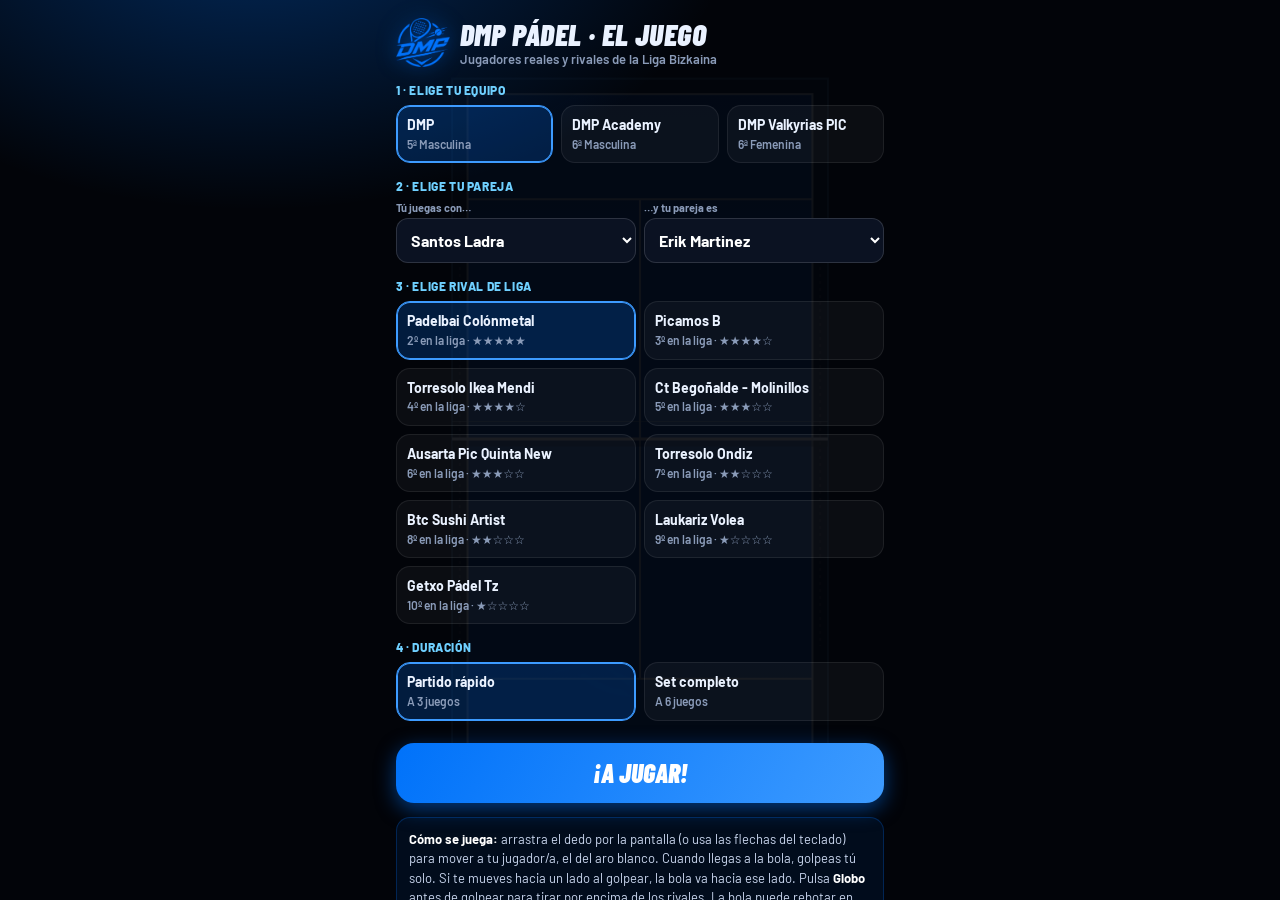
<file: juego.html>
<!DOCTYPE html>
<html lang="es">
<head>
<meta charset="utf-8">
<meta name="viewport" content="width=device-width, initial-scale=1, maximum-scale=1, user-scalable=no">
<title>DMP Pádel · El juego</title>
<meta name="description" content="Juego de pádel del DMP: elige tu equipo y tu pareja con los jugadores y jugadoras reales del club y compite contra los rivales reales de la Liga Bizkaina.">
<meta name="theme-color" content="#03050a">
<link rel="icon" type="image/png" href="favicon.png">
<link rel="preconnect" href="https://fonts.googleapis.com">
<link href="https://fonts.googleapis.com/css2?family=Barlow+Condensed:ital,wght@0,700;0,800;1,800;1,900&family=Barlow:wght@500;600;700;800&display=swap" rel="stylesheet">
<style>
:root{--bg:#03050a;--blue:#0072fa;--blue2:#3d9bff;--cyan:#6fd0ff;--rival:#ff4d6d;--text:#eaf2ff;--muted:#8a9bb8;--line:rgba(0,114,250,.25)}
*{box-sizing:border-box;margin:0;padding:0;-webkit-tap-highlight-color:transparent}
html,body{height:100%;overflow:hidden;background:var(--bg);color:var(--text);font-family:Barlow,system-ui,sans-serif;touch-action:none;user-select:none;-webkit-user-select:none}
button{font:inherit;color:inherit;border:0;background:none;cursor:pointer}
.h{font-family:"Barlow Condensed",sans-serif;font-style:italic;font-weight:900;text-transform:uppercase;letter-spacing:.4px;line-height:1}
#game{position:fixed;inset:0;display:block}
/* HUD */
#hud{position:fixed;left:0;right:0;top:0;padding:8px 10px calc(8px);display:none;z-index:5;pointer-events:none;background:linear-gradient(rgba(3,5,10,.92),rgba(3,5,10,0))}
.sb{display:grid;grid-template-columns:1fr auto 1fr;gap:8px;align-items:center;max-width:520px;margin:0 auto}
.sb .t{font-weight:800;font-size:13px;line-height:1.15;overflow:hidden;text-overflow:ellipsis;white-space:nowrap}
.sb .t small{display:block;font-weight:600;color:var(--muted);font-size:11px;overflow:hidden;text-overflow:ellipsis}
.sb .t.r{text-align:right}
.sb .sc{text-align:center}
.sb .g{font-family:"Barlow Condensed";font-style:italic;font-weight:900;font-size:30px;line-height:1}
.sb .g i{color:var(--muted);font-style:normal;padding:0 4px}
.sb .p{font-weight:800;font-size:13px;color:var(--cyan)}
.us{color:#8fc4ff}.them{color:#ff9aac}
#hudBtns{position:fixed;top:62px;right:8px;z-index:6;display:none;gap:6px}
#hudBtns button{pointer-events:auto;width:34px;height:34px;border-radius:10px;background:rgba(255,255,255,.08);font-size:15px}
/* controles */
#ctrl{position:fixed;left:0;right:0;bottom:0;padding:10px 14px calc(14px + env(safe-area-inset-bottom));display:none;justify-content:space-between;align-items:flex-end;z-index:5;pointer-events:none}
#ctrl .hint{font-size:12px;color:var(--muted);max-width:55%;line-height:1.3;text-shadow:0 1px 3px #000}
.big{pointer-events:auto;min-width:96px;height:58px;padding:0 18px;border-radius:18px;font-family:"Barlow Condensed";font-style:italic;font-weight:900;font-size:22px;text-transform:uppercase;color:#fff;background:linear-gradient(120deg,var(--blue),var(--blue2));box-shadow:0 6px 20px rgba(0,114,250,.5)}
.big.on{background:linear-gradient(120deg,#ffb020,#ffd76a);color:#1a1300;box-shadow:0 6px 20px rgba(255,190,40,.55)}
#msg{position:fixed;left:50%;top:42%;transform:translate(-50%,-50%) scale(.9);opacity:0;transition:.25s;z-index:7;pointer-events:none;text-align:center;padding:14px 22px;border-radius:18px;background:rgba(6,10,20,.85);border:1px solid var(--line);backdrop-filter:blur(6px)}
#msg.on{opacity:1;transform:translate(-50%,-50%) scale(1)}
#msg b{display:block;font-size:34px}
#msg small{display:block;color:var(--muted);font-size:14px;margin-top:4px}
/* pantallas */
.screen{position:fixed;inset:0;z-index:10;overflow-y:auto;-webkit-overflow-scrolling:touch;touch-action:pan-y;background:radial-gradient(800px 500px at 20% -10%,rgba(0,114,250,.35),transparent 60%),rgba(3,5,10,.94);display:none}
.screen.on{display:block}
.wrap{max-width:520px;margin:0 auto;padding:18px 16px 40px}
.top{display:flex;align-items:center;gap:10px;margin-bottom:12px}
.top img{width:54px;filter:drop-shadow(0 0 10px rgba(0,114,250,.6))}
.top .h{font-size:30px}
.top small{display:block;color:var(--muted);font-size:13px;margin-top:2px;font-family:Barlow;font-style:normal;font-weight:600;text-transform:none;letter-spacing:0}
.step{margin-top:16px}
.step>label{display:block;font-size:12px;font-weight:800;color:var(--cyan);text-transform:uppercase;letter-spacing:.6px;margin-bottom:8px}
.opts{display:grid;gap:8px}
.opts.c3{grid-template-columns:repeat(3,1fr)}
.opts.c2{grid-template-columns:1fr 1fr}
.opt{padding:11px 10px;border-radius:14px;background:rgba(255,255,255,.04);border:1px solid rgba(255,255,255,.08);text-align:left;font-weight:700;font-size:14px;line-height:1.2}
.opt small{display:block;color:var(--muted);font-weight:600;font-size:12px;margin-top:3px}
.opt.on{border-color:var(--blue2);background:rgba(0,114,250,.22);box-shadow:0 0 0 1px var(--blue2) inset}
.opt.done::after{content:" ✔";color:#22e3a0}
select{width:100%;font:inherit;font-weight:700;color:#fff;background:#0b1222;border:1px solid rgba(255,255,255,.14);border-radius:12px;padding:11px 10px}
.row2{display:grid;grid-template-columns:1fr 1fr;gap:8px}
.row2 span{display:block;font-size:11px;color:var(--muted);margin-bottom:4px;font-weight:700}
.play{width:100%;margin-top:22px;height:60px;font-size:26px}
.note{color:var(--muted);font-size:12.5px;margin-top:14px;line-height:1.45}
.note a{color:var(--blue2);font-weight:700}
.howto{margin-top:14px;padding:12px;border-radius:14px;background:rgba(0,114,250,.08);border:1px solid var(--line);font-size:13px;line-height:1.5;color:#c9d6ee}
.howto b{color:#fff}
.res{text-align:center;padding-top:40px}
.res .h.big2{font-size:52px;margin:10px 0}
.res .score{font-family:"Barlow Condensed";font-style:italic;font-weight:900;font-size:64px}
.res .score i{color:var(--muted);font-style:normal;padding:0 8px}
.res p{color:#c9d6ee;margin-top:6px}
.stats{display:grid;grid-template-columns:repeat(3,1fr);gap:8px;margin-top:18px}
.stats div{padding:10px;border-radius:12px;background:rgba(255,255,255,.04);border:1px solid rgba(255,255,255,.07)}
.stats b{display:block;font-family:"Barlow Condensed";font-style:italic;font-weight:900;font-size:28px}
.stats small{color:var(--muted);font-size:11.5px;text-transform:uppercase}
.btns{display:grid;gap:8px;margin-top:20px}
.btn2{height:50px;border-radius:14px;font-weight:800;font-size:16px;border:1px solid rgba(255,255,255,.15)}
.liga{margin-top:18px;text-align:left}
.liga div{display:flex;justify-content:space-between;padding:7px 10px;border-bottom:1px solid rgba(255,255,255,.06);font-size:13.5px}
.liga div b{color:#22e3a0}
/* marca de agua */
.wm{position:fixed;left:8px;bottom:calc(8px + env(safe-area-inset-bottom));z-index:4;display:flex;align-items:center;gap:6px;opacity:.55;pointer-events:none;font-family:"Barlow Condensed";font-style:italic;font-weight:800;font-size:13px;text-transform:uppercase;letter-spacing:.4px;color:#cfe0ff}
.wm svg{width:30px;height:30px}
body.playing .wm{bottom:auto;top:62px;left:8px;opacity:.35}
body:not(.playing) #wm{display:none}
.wm.inmenu{position:static;opacity:.8;justify-content:center;margin-top:22px}
</style>
</head>
<body>
<canvas id="game"></canvas>

<div id="hud"><div class="sb">
  <div class="t us"><span id="nUs"></span><small id="pUs"></small></div>
  <div class="sc"><div class="g"><span id="gUs">0</span><i>–</i><span id="gThem">0</span></div><div class="p" id="pts">0 – 0</div></div>
  <div class="t r them"><span id="nThem"></span><small id="pThem"></small></div>
</div></div>
<div id="hudBtns"><button id="bSound" aria-label="Sonido">🔊</button><button id="bPause" aria-label="Pausa">⏸</button></div>
<div id="ctrl"><div class="hint" id="hint">Arrastra el dedo para moverte. Golpeas solo al llegar a la bola.</div><button class="big" id="bLob">Globo</button></div>
<div id="msg"><b class="h" id="msgB"></b><small id="msgS"></small></div>

<div class="wm" id="wm"></div>

<!-- Menú -->
<section class="screen on" id="sMenu"><div class="wrap">
  <div class="top"><img id="logo" alt="DMP"><div><div class="h">DMP Pádel · El juego</div><small>Jugadores reales y rivales de la Liga Bizkaina</small></div></div>

  <div class="step"><label>1 · Elige tu equipo</label><div class="opts c3" id="oTeam"></div></div>
  <div class="step"><label>2 · Elige tu pareja</label>
    <div class="row2"><div><span>Tú juegas con…</span><select id="sP1"></select></div><div><span>…y tu pareja es</span><select id="sP2"></select></div></div>
  </div>
  <div class="step"><label>3 · Elige rival de liga</label><div class="opts c2" id="oRival"></div></div>
  <div class="step"><label>4 · Duración</label><div class="opts c2" id="oLen">
    <button class="opt on" data-n="3">Partido rápido<small>A 3 juegos</small></button>
    <button class="opt" data-n="6">Set completo<small>A 6 juegos</small></button>
  </div></div>
  <button class="big play" id="bPlay">¡A jugar!</button>
  <div class="howto">
    <b>Cómo se juega:</b> arrastra el dedo por la pantalla (o usa las flechas del teclado) para mover a tu jugador/a, el del aro blanco. Cuando llegas a la bola, golpeas tú solo. Si te mueves hacia un lado al golpear, la bola va hacia ese lado. Pulsa <b>Globo</b> antes de golpear para tirar por encima de los rivales. La bola puede rebotar en las paredes, como en el pádel de verdad. Punto de oro en el 40-40.
  </div>
  <p class="note">Plantillas y equipos rivales sacados de la Federación Bizkaina de Pádel (actualizado <span id="upd"></span>). La dificultad depende de la posición del rival en la clasificación. <a href="./">← Volver a la web del DMP</a></p>
  <div class="wm inmenu" id="wmMenu"></div>
</div></section>

<!-- Resultado -->
<section class="screen" id="sEnd"><div class="wrap res">
  <div class="h" id="eTag" style="color:var(--cyan);font-size:18px"></div>
  <div class="h big2" id="eTitle"></div>
  <div class="score"><span id="eUs"></span><i>–</i><span id="eThem"></span></div>
  <p id="eTxt"></p>
  <div class="stats"><div><b id="stPts">0</b><small>Puntos ganados</small></div><div><b id="stWin">0</b><small>Golpes ganadores</small></div><div><b id="stRally">0</b><small>Peloteo más largo</small></div></div>
  <div class="liga" id="eLiga"></div>
  <div class="btns">
    <button class="big" id="bAgain">Revancha</button>
    <button class="btn2" id="bNext">Siguiente rival</button>
    <button class="btn2" id="bMenu">Cambiar equipo o pareja</button>
  </div>
  <div class="wm inmenu" id="wmEnd"></div>
</div></section>

<!-- Pausa -->
<section class="screen" id="sPause"><div class="wrap res">
  <div class="h big2">Pausa</div>
  <div class="btns"><button class="big" id="bResume">Seguir</button><button class="btn2" id="bQuit">Abandonar partido</button></div>
</div></section>

<script id="jdata" type="application/json">{"actualizado": "24/11/2026", "logo": "UklGRsyGAABXRUJQVlA4WAoAAAAQAAAABwIA2QEAQUxQSByDAAANR8OgkSRFmZ6D9y/r/TAzKYiILIk9cZJZvKAXLOhfFsSCDhbEYjtUFAmIbRtJkmCrtrrr5jr/gL+ZnbsAIvo/AfrmpX+yScp4HxxImRnxNlaxUkZEvIvFkPFCGRH9TcytQu58hLoUPbpavMQ19Wb5IzXsktTd3SPjBZSrAEmyTRBiMWxnxrfg2iSf3nX1H8sgyXbLzIz4CuD6uEC0ZvVLSqBL3Y2WGfMXWNo2jWQ0aJWkkOxWu3iM5SjbSQ2GLX4bsidvLnlz3WHdrsu/[base64]/enA6OsUBwHbho0c2/xBN+1+BhExAbzOKMn8UbYhM/o1rs8ycn/[base64]/jD4rDAJ4uAFVQQyIDgJUOLOIqh9GxAT41rY3bmTbtn4ALCTbEZHZejnGnGfz/u9l3kJdtCqjsC2JJICDjDDpTI1nRj+LiAnwZG1v22jbth0gSCq47PJ15xz69/zHkSaQ813ZQRIJoHP6qOVm9SJiAnxb27a8jbRtx3nhTSJDoKoaXqa5d/2X43kZGqoSO7YFN154Tty3LcmpzujJiJgAb7f25o0kadt5AqBkR75U9er5/z9vvvXLVGaELRLA+aEqMjNsR8yqbxExAb5tbXvb1rat9/v+gECQkkPP6Xjc/xXl4SwxAvjTN2IzXvTex9BhREzA/[base64]/LseZ0N9qAAEZWoITDTrDl9CAqX7mZtEhSby/W9cYVb5E6vi4tsvzRevMuNWNSF2tjug2qHarUYoKWfo2Jii0mSwN/DkAw+Sl/A8fiy9e5cujHufW3/6XRTTjRjc06OphZTwR3nSVWbkWYcme2oqBCO7F7WknZd4/AdSxSPKX/29X36WvjXJ8sJe3015AFzfR5q3+ZQQc+zEl/LiIzumjyUqOjDnxG84DYWgcoJMiy27rXcX1yyLvj/by/+shgfVSGxkkzce0taRsvGGLWRWW89v/IrkrWqwtKAB1HHIpsb77wxeF7r8X/319O1SQZuXNUphDnGJrTWUS3n5RaNi8zmPEQ93SdXEOKHEs7XXL3b8gSJVlSL9+WRuB152fkqqsWqcpYlkYVTYEr/WipDofilqu7hTc1joe4/ly1n81qKah7uvzFm/t98oYU9ZycPheey2pIWN/qDIJB0Sf1Yd/8vqt/CuBrOHkDgJvDH2nay5vTeszvmtvVxfous6Rc06dAESGEvIvZdn+dSCFUOHgK7wau+yw3tTUB/wOhtlmrffIFYoWBCRMn/yQvfyrQK2Nf+hWCq+OzypVHzZpmhi/l5blI3rkpPPVCMCuC74GDu7/ChB19tlpwmJGPrVVvS26jN/VpCltbZWK0bQTQKvl8DTjsnz6kYYsHo9aYHHkqVUfb8vngN/flG1bu03fK60HARAsHKtW/9zTFeFl3GjGnCefTLVdtzHhdzkNskpKnhGNwdZSbClX+8yrsiQ/GkmYO+fLalu1Cb/jA9pJ9tMiA4N2bfORrdLnnQMxWYPF1Cal7prR4Xe+qXhL02Nm0C4n92jEn3UpmHjCq8J5Xa32+AcYfbODVbgQgCk1RLHPuXQ8vvZVXhomYTY9/jGap/bUpObEAEs6FI/6CUdca3uQAvP0gvK+8bgq6RhYbANUUdbTKVWjpCCQkX+6uWT9nQiLY1I3Jklcs2jMPnSDe98GiNZLEoNT4MlfNUE+26pzDo55Hlxpq8S4ovwoc3vMpnv+pWwDgD7IxzIVvoEmrTo1a/K55uwXJbw7JVMMXcYV6WfTvxzYbMyz2rAVcIj0NvFH8E0OdOGaP9Oo1GkwjLnF0ctcQV2l/jAYEFbrP9tn/r2ASpKP5/M+3QAijGuGfJ4xmViDMF+TjiPYNk17A4gsbrcfdHyDVhzjdwSZgW3f3W8BEUrYIn2aDUFmhXm+tx4NbMFqr7BohmqHV+1ubWU6PU/fD2i+1OPzfGUQw7pqCJ9kIiET5hQXjQJ+4FwsqSGVekFVRVGXKnvX7tN3A2i8V0VjKLL9iofwGSZMxpgxzxCueym87Lm2bqE/VQpz1iof25G2f95N4/QdEWT/Ma1BgHBuiaZPsBwIa8KcWAkp2OPY361bByA/qCovDCTCWOko6m2hIn8/wIZ57AsDnOSbZvsEG7RJmGdLwWCXFA+rm+h99L1rCp6JQUIKmSn08qPk7wqtLpKFyoa2Fvrsipo9FoWngmkfwNTe3dF46MP2/nkBYcUMHmL02dYWr5MRcQhaind11h/picL8+NuvkE+uPMndkBdkGrXFTvnobn4xk8v643PAXPA+WQKQY6xl4qVis/VjPsXAOr8jbHXsfcwEHej54hY+tSgPhgkASHIeE96v7Cu9qY09JCw7QABAzJ5rlWdys7K5H1J12Et7yu8I3u17BXYLWE8rG31mqXGrgDmTIBFwSWGk8yTOI3+Q1ZZ8xnJyJ1UtwH9tSizU9fOvhY1F9fKrGPx76tdxLIMF4SeZ1yV+XuV34wXmwlLyuKCcfmMp+/65K88CkDMUXs/7vC0jgV2UrhazXJqXAyoBtVF/2ff5PSGgbckM+EFC9c+rGekpzViVYigvMQ7Rt1PBfpqGC5w5PpOWapWcal+qCkv0a1lgvs2/HvFGQRMjAThp9iBwIHaNn1VlOXACAI4IZksXmIOcD0zy1urTY7pSkY9feONPuNUn0IJIDgbzjM3J51d0COVyb0sjnS1ybUwAixHfJir0pGp5+6HC3SwAhCr8CRXOtkeW6rUQKG/FS3RXEpUIL4/fVLlpHGOepY+aFmKqSGPZ/7He5vmSri+F032VGgzAsVi4rfhMzx3P65uPrvGjEgDoXPZTxvn5S4gV8wkMm94gkC8AKm/r01QWTwHLKXiD5cihMa/8QS6XpccqtzMHa0iunbFESvCbBOoquJRKsredkWhFAKCxpHXFlpr+xnKWW2VMsSR17foxp57PAeCzUnjrONEtIgDh87EMC/bf8v/7P3vKdvfv7x721ykrpDoTyUr3mgjxZ3v40TGyLhf7zAlH+TliPkj3gm3T4BXNIiAk5vZe5Mkn/7dmfErnnT35abWNOkcSqdvyTHwI+6d6JTPw078Nh+toNS/eCDRNi1Dolx7v81+/OvOyfuJMSB3mbnj45438UNGMIU9WLexW/PDIKyt/O4UuXwtHX0Po0mT2mwLzFX99uDcAxuTv7qd0FdRtxRRM5LRFKBGWQy5vb/bLf06OFUT0KZN8bfPC2FLxG/Hka5UBip36FGdSir88K0NyO/2BoruWDGFKRa1g64mxyNNUYJ57NpUS1wGKhzgB6RpWCYFZxWUD2vEfByZpJJ8xrD5OmHt3zhM2Hl94XcfE2ae6yQt4eSYAukJlIa4FM4YU8npTxYzlcWSxABxFaXHltNo4NCZGPXcGvqKWFbiuJMfHbVOZ6XMjR+jpc7WOmOt+PXu3VXwBJ4mhw93NiLkd/9pgcSNqq16Rdi3GjEKcJRoD7P1wjHj1+KxqmvEw+ArX1s2n0inVBjqApB2AXjcErti2FD8zZJjmf/55+ERSphlnuRjOs2BrlfruqCKbZueGBYy5KiIAFqGsaOnmQxWEOu6Le30OSBciDoHxemyHegOAvRgfbq6G3CVJIiBQbE4kk15TBYD6djllNCsG+W6Rp1LWP/UfO4fMngEI4zELNqdG+dbLZlWcJiyGrlA6AaBhVKVY2BXAyOXp5MRnfQ4AKfBm5Y6+bgg+BLh4PQ0rmfKiq20EgK3k9TvAK88yPZO+Ld8nTDHM7T9/P/9gBh106UEAlKZPA6jOZVvijS7eqB4ApomFxvzj7fB//1uA+uO/38QHvsC5+RB+uTfxwU/BWrxD6WVQBhjcuhHZsbTje4B7RFrWyAf3HUI3N8PT/5/P/h0SBWFHBQAhioxdv9gPqkvA6LxajbN6e/p7V0k43P+yNod4LQwxVZ/slFXJeI9p6/PE1YfX60YItE/LR4BtTwi8Xinw9wZVTePrejiMOUCTApcAwALo99Ud7u/UNHUuVdtjmq27r2plCXjuihUV/AoRkC+C/FgW8qbQLd6lSI6SGM+5axDQole7Ba7hxDnFiJ6+I5A27A+HOo8HfRRKJpAHACW82Mq+4t/[base64]/TcWGYkgXeN/eNJTyPDVxIoVYiz1wRvlwmbHm7wK7ip/GRgCU21KHjSJBg5nJlCnxRlVV0FNm78r6HCDlJAzeyJ2oF3JbiLgQRoxOJHvTSG4sf1+w7ODVC2g1pdYFinpUsQ56/8n7sg2TwDxjkw42CyUjFifaZWxrioLcGKeWZV3ROWfTYVg1xBy+8a3BfPRSGmmM1Zzhdfq+JLQJJZ6TBIPiaNQF0exP4dmvi953sijYfSnXWK6uTnkUk5rJnIlxWQeB/v+ulaSU2ePK4XlzV+d2pKL48HWmmtT9TQgwhyjXLuN1I7wDm3eGCbPERICdbgIF177v+UvbSoWE+00VZaYnry2Wy4cJaCr0RABIDePHC41Bx/1HWgfxIf8mx2uJr371QVM/3H584hkl+zAVAMBI2a9eu5Enn3xI0zur1QZnkEDQW8jrgw1CbPJ0vprGey3YGDp/Z/FqsjQ6pSIPBgCU1Hm6TG4zFEiQ1Tn21F3tedBWl40WXxPmwY+x0Ut+KCo5E/ZexSk/[base64]/uLJcE9JPGNJ76hZPHIjtFmp/+F+fvIB8AKCaYu6C00nvrWgVfUFv4txLULnoVsy0p1W+EKakhZiJ0JtmgRUNwad6iy66S5wpjqmGZA4j8m2aAJAsxsdRa9Ix3n8mmd8TKvXghBvfArzVX05sMW9DAA/[base64]/[base64]/s+IL7Zk0AUvLjHRY7nR6DmFz48MdTB7cZqO0zIPSToFTkk9MKH4H8PvXPrkDvHxIvi2BgVIKMQtIPzIPQJa7I0yQLdzhmvOqzljLPOmcbyQC2a/3yMMmq2IgpXw2HbnvzYQMMKaWkZzEEtkRAlx7zMHaim3mkzzgPAFAotjodvVoYAUALd3ZN947FtClhZGKbQA8wX/B5i2unyHjj5Oq1YwBhTxswAcIUhy8VsFHbrZnk1fAw3pjPmssiCgUAyfe6jIx5miPUxa0CiE8YQEMga5NQTy08DAJ5EpvLfROrHXXCUE/FSOls72VhzB/4Wme6AatChORe9J06AYDWw98rADBi2xDE1cKz+ZdpV3zcBczZ+1NdMRbVlTPGIBs5Qz4Bw2hCKzqnk4xSERU2dMdMB708I2AoB12CjTToyzc8hH5fcXTJFN6Ndn3z4GZFf/RqhjFnbfUrhnL2niydheD/[base64]/ZhjP3lIdt5TUS3mVehgMVrNTv4EBi7HXKiO0ScqAlGc3k8fHoTQ6WGZuaRbAjV60YRD8ejFuocKJ3xVnJZrTkCGIaJLAC4hDKRGqL4qIMje4m3czrm5tONe/62vOtBNIGhA/[base64]/n7+HyGC+zRbtZQ9AmMrmYBoidMrISmV72BXVFWp5T4KhGYaHlJPH2ayVw6Ij2Qihp9FXAoDTYzJyQX+oDlkju9COZwHUVHhj7sP6Uxo8IHt/2mBumi9dT1bI9b1wf335DuiA9QG3K9pk+wCgVDzEEQjn4y//FOdpU1gce7es0+TFdrQfBE3XP3WUp2qlTuG8yIxFky9nH5HihI2JAIIeB4O5bvrTuG/ua0UvXy9wpmwP5s830zB6oqFUC83xOP7bEsgDlVo+xvcXdfsTvfFUsdskVEoTGYABz+n/zzJthWXHxY0cXyfH5hmCHSVa0lExuBtMIxLj/FQzLyhFHYKjq+/ElJFibuNqlgz3f69/mvry1oS/d1dC+haL+5thKqv73mBOEcIKzIPMt7HPS2TVNMYpvQOCph5S6feDRuK1JRkAP9j1P01vsgVxMjDLmt2Xt6yH80PGnjor5atjsAjZjYQLCpiIRdqEdUjclytRTm4yomvEjDI4lkyYqlL1X/lKGE+T2G54p7TEkh/rbbuAmMqGw0Kzcf44uunQX4+pdBUk7Jl58YM5DUD0/+0/Dzy3RSHDWWzUOefy47N1T6LYV4PzLBhc63rdJVyUypBptsVYMfbUS61iKSqdNQA4TkLWSAAmVE2fXpEl0ohwHlwXUTfCjVjmARXEAo1RS4N58YvvnnT2fjodrxXm7S10mP5g4Ox1oXSTWVYQ8keb/u9/se1kiuyo4m91iykKHdynYYzY2RDWDYyxXtkJFzYQCYsupIPSE2tKu22RExYGKCkzAMRebgwvqM2q8zG5w4HPAkKCaSNeTVNY38TEANLelgpz/dPT0wS7Fh/q0YXr0OReqIcYtiuEVKUuJN9Zc1NzWJPdicoqGlqgKMXkpOF5q9Vj2bB6151tEuws+RYPrWKsNZUjLi21yDRzEfNBmHIhLdVdxpzTkKURmOc4Fgrz6n7a50jlENrTBc4OBCFsYKANtcXch/j/jxsBsfrpI5Cvk7htJ3SqZMXe5bBarhWttvBKhywdgQDJ1y8JtTOc5YmwVV++nUiVtOLE4TBjf/kAKiwYW1p8Er+YMXoCAPISccfSFvsxY5nH1pY2AeBn8XGDOduXh8HVpdluuXfXEjS4Gx8KpKfHP/2MuRvp4esWAITb/KsW17WT/N/c1VLbna8hX/y6XA1vXw/sMSdFizQ/owFty4tZmVBcHZWnxyGMC/bXTCgExtCWa+zUYzQFRfgOKknvoLXBG7lL1YdYgIP0p+IwE7vh4VhujWH9yx13fCWEp3h7l4I/yp+rfZ5Z23854r/b13f/sCycoMzozWxLdYghZ6vaJ3m71mEIA26f1DgEdlPSXPjqLQFy7d+T64PrchbssRUcMmOopluMj4rtA9f0jpPUO5zbn/DLzY3yupSPMs90bg81AKe93xTqahiO47pmrDfqOWKu8/Do/ge85ndj5iTaQo8k6bQ+oPNjDWvHIWV8h6pjJXJxLjOyswwAMor/+cnZhxIF+0xGrw1jrR3j8ijYnqMqv0PR/IcJz6G4l9vS1huBxTycSsz71POmeY2sEWHMF0jeO9rUHPGqD3DB/odyye9ANclKPYW6jBYJ2Wzx/oVIQiiJkFOJZUaw+G2Nr5kPpxNdsdsb65P7IF/yUwU1keF9xw88niKe1W1DeDX1EcuBoyG5oO4/razZP+2P8SwAgSThjX5QT2IGoLXHeaIwARG90XZTEyBTrumdkVQsFYGji9EWDYzfljSvCCf2UrDfpszUMLQkfScOVBLwe2w8QphAyYfz4MZ4bIe9fy200GohUYDBXNZKgxqnMA50gXN5CNNBEtCWdKtKkSm/oXsKnbYBQOA9KwGlGR4qjJ6z6Ri/W+Y1se8f+kvGnptsecNQzaWEI0ng8b0m1CdXpgOmp6c2nQUmGRPj9Tg4VRYAsnvBDc9k8t2TE2Z3W2tVyGuJ/tAdD5rKebb7r0F9SJK6kgaDHaQ73aeUhPfJVZLwB3NaM0J6/BynjF2vkll9iPjhke8C7iy/p/cY3mU/9l+T6LqpHyDPAghvFsOgFaSkaYwrnwHIPookCKdmbYqYqmsRTslqH+6IYQmU45f2TF2TobgD+o/04GnogtVa4I2a0lh81/Pxir3fLB2EMNLUQpkLyBMqPgzaY6tvU4em23zSsigvcKaiU0+AdyxvNi0DMF6qCUCHaSp+U/fllWCKrxctj+PhOYI6fRHN6JWVu2ULBiUIQmEuQeKc5g9fH5gt4cx5wdqZ80Fm7L4tSQqGuvw4HhT0sESn9wi9jXr833mtdYs//Tt14CvhmLG7x4sTPxffMmaib60BEJ+fP24FXleK+kHb82Dqy9z9OsSSKRaM36hrwZNF68IaKml7nkDH0TxgRBxr+Qb3v/8HfaqLM/I1Gnafw3vB/[base64]/VnIczrTHpDeCrTifBSGoRgl0Gr3jfiDpEPBAt8JRKxQvY7HIP342+OQvwUuKtIXu1IIXe15gzTYeEiT6vuqfn3F+Cz0LIXfrCz14bkrtmdP3oawJA/enPHLsAyeFwSv3oZ0hJwJYuMDCmNCpzfO6WNSluQWtNJ8bIlniVfTDVTO9oMu9IJ1eXYpa63EiaSRO6o/VqI59GPu9cbo/[base64]/NxroFt+Pmh+kVI9nzmxF2GjYh/w4q1MFu8oXUivxjdTMAQOqz3q4tST1stHu8msj9twfPst4VDADTqd/yBAYAYacYeEFkEtZRFBCaJ66Cbvl6fIjSBumVwK/HjcbliUHlTXW/wYExzz3JI+0/a44T43a01Q6tjaCwcXTs1NkZ77o4OqUavrmCwvDy089mAsAPbj1hThJw+7BEGjFfxCD20zGsq56wODx8LiOWMwsFAKRLq3cx4dB1bnAcz9TO3Dfa4Ec0OSqo8f9XW1w/9OWqZjdDyj7d38cwZfxIakjmGKjWlsmgVgb0PSK3DoxPWN/muCarBObCnohmWXivarWg64lpPIb1ech9ILtJGa9GEZnU0pgEGAAXleTJF4fCrffXwgHNS0I/67tBk8VYlFRQYxdXGzF1aQbYu42O+KEkRcwFA8mkciTUy6D32NHN7cSiLjehzViUroVhAOwdlxXN1BYx5uk4HJ/PA5Ag8dZ+NKJcCMe4CwCg7Nr/3SutGxmvqVJUVETuo6gd2swKA6qjN9W4Lv2BFvQ9WPxY6MJf3Ado7vXdol4Lhvc9aBfgplRW3YBXQ0f3iAAQWnEbAYB2BtPDuK6Pf///e77AuafuZiNGIEM+DrWblRrPUyHRVP7dkxbKFvKHoFfZTI6a0GxL5s6gRtfeZbaVnLKYvVs2khUA0fblODWMtJgDoV5iD/QeuZh3AQkCb3Sn9TZ7AHnwWyzWWv+vZEC1GsunQ76WP9YMSUwSwVICkCrzGGsAwzGe/tQ3I1jDnNHLVJIZ0KKmpL0wqgxP2x3RXm7YW/NerBBjNQczvy/chY3LUh1URxQbloCaifwDdhMbcKZog7pLicJL2H1uFyx+fdwBMBv1hziM10LbspyqistCERZZnwzmPmX0PYhNbhfu6/V60CYyuaVkVMmDKzZ8SrkyDGmuRwawxRbKHj8ncaZnbLyQJjP6yZtlIa7KmfC+R6q4WzxmLngIcnN7xFyK7rkRAFCu7iThjRJJXsKP2+Gruv9Ih4w52RGDWBDmfmWIbXl8dfSTpq6NiHCatY4w0sb4ieJ4q3pp0lWsOstF3aUQpfz1+oDzY1Rs/RZUMdC7dEmKqontAwrwdi+IcdhL7dTHj8e0YFKXdphTpSsll2S9sTIPaaXOgofZdW70eF2EgVUCkGjWk2233dIjuM+O+bQ0oWotEep0z7s/9z2ALMLklOLLEIMpK6mSlnWWtCyIx/+WBZufAbnHQAM+eUXlRh+oOcW7KRUrnjb1eMxYnFppqwX0vjaY0+r2phSMk+Of1VmoP25jwusxuPFWtgDyVHgrkK2Myl/KTF0UyxAUDc5zsBGV5hf7czM+FgA8x5YLsucws8boZGowaZkSxSCZXfjbN8EOajl0ckQoF2PQLGl0uxsQMiuFN0bWJqVZ2lOZFlYbPrXO1rt1/sLnkSK8NQ+n8Q+VT0hJnG6I2NojFo7QH5bkIhqk9PJ0LpVQzJDWSgA8sKLIEvSKIkCEzFhVvHBdFwg5SiLh8eFSsIu67KZLhBhTQMPSQD/A2fFkPybRg6eRNgpzo2S3l1J+uP/5bjied3Y+uY2sqFfcheuErUUQ0iX0x2R7py0ULjSj0uSgG0wzxAypQhR6JqqqYjPn5uZrtQaePK4JwuN/PeURO1nl7AT6XfcijOrZnd5zYvef4Fn9q5Fi4mGq7rqFjXfOANOgyo/3h3gtxJA9qbJNxb25rZizMh7nV4z2VNAgL/jr21JJHAXZNQhzZq9UFBCzzV0ZDu1iphqJCYB7XkzJ6P/TtGAnWRZqX8uzvAQktMiOD8XwE/[base64]/Bx0Wwm9KqNhDO9iNffAtEjeSDmmPxcSQEiz4qfRaOMYpVVecey74FL3DuWm3XtKDvt1UMacgMcxZWAsQxY2uxG4VSON+vKJ8KmsyH5xEVcvCD3N1wlCO9gUHkSAOYXnp5xvvatFzj9Hjox1WwoztgEDj/[base64]/[base64]/hrtsK4ZI50e14idC62n9l2ELrije86mrPUHdKvV9Ot5Rr/BEwX49Y9n7p6HHLHPLkeXvv68frVotqFkfJsjUatD+qiJZshRSrNU3Bgh49B3nM+CUKLcpoDXo9MFL/hgFC3QZj15n6Pgl7/zpRT0pG2EhVIHtyu5Xqs7/eV/KoBgfhmWXHu6uSlK64lL7ttEGKhNZQVwHB30Mgn22Q7ZptBFZpGAduO0m+NbnjJa1QHsxrRZSj1/HGeitnUMOfRPHT3xWSBdWrwx+SQbwQB4HOXNsJCa6v99G/SnLQ7Hw4WITnDCQHGXi56w56IsbtOE9sQAO5V1kHddr7Y/W5JR5iS/HdYY6zBJwOffP01Zsdt8eSH0ElvnuKEEXPXGpTxa5AHE7WQ3NBvTjiOAHGXeP54GVGv999/ieQCI3uDDgDubAN5Luh0YAE9un6pqA5/qzf0+XebBSnCM9OPhInFH5VaI4etIn/UjAGoFOiYfDrtPKzmaqBocDy83EoM7XuxEAL99xn57Ik3oPvlf5me0LLnZt1DKFOADBOIQdS1Sjn1zcyQAXSea3mmtKx1Oz+4ib7bT4YVWJVLnxR+kA4DjsTEA2MSs7E2VL/L1q7FhpH+6XLxgt/Lnn+vjX083n4wSiYAanXxEPuXbu1VRpsFbbjsvGsKlhUnHn7lfajmf0W0Dxtk3hQCpPFsZgLR3689mylNVhTUBwMYMv/K2VhSi36X+WhhO/e4z0OzWTmFRkXuxABJSEp9SuoRjEsfIijFdDTu1MLu4d30JCHUwAoDcDSMJrliJLtQ195NLMuOKVw+886Lq16p9h+liHZr2UKLhAasPwOmb+LyNWyuhBQCoIu9bLQgAEtf+NQsWMnR8FsLL0/[base64]/6Oi24eYGI334sJEkSHgwYuim7qMxRxDsAbzKbY1FuUnynnKGMexvQAQETJeH1hpmxiAS+w2OFsa1DDSXDTrsEfV1CYdn8Oa8GowMhhgLXigDp9zUyeCUse/Ed5hl79ztsmK/t6MsbmAxC14OYbNRwAMYrxOrqNSawDZdapZyGtxPB6FsXXJ+3iJM90oVqQ8c6JRk7yAc/UR0qUCUZ4stqtieH6WFm9kFloJ8IIUcXO2JiBGaYwfzJTpeormO7e1fz33BZvWAc072CInwzbmzOSOWFsokZwfP2FJvvzmYAjNzztzvBr3TjYKkdPIH2ucSy1GOAaKebubgK5qCT+OhcWbk9KxEqDmYbpJygSXey+IQm0E4/rWHe+b+OgX73J2mb1pLtCVaBomWX8AHrLTOorcDen+z3nmkB6oMgSRxE0l0rVUantdyhRC/rQVb5OIsnJijFTcnQdd1Tb55wcp8PYcpVGBgZa0nOQWtc5+6lqdsy8l3mUB612jO+xf0O3dy+zQvksQ2OKMqvcTBt1+gh989fOfBp4NSR1LAGCZo6zoLSKBzoOK6MZspf0kn/[base64]/rBbIiRSRbljwNyp63cWzFMZTcYxa4ZlEmiLZFiVeDIzLzFv4S82LUDIsmIYKWjKU05jz5B0G1MbyNSEFQAwAl5tzbjfNKBwh3veVxwBa6GdMtGPyAsY5z48luipTBceJRLUw+u4O18kPJakw17SCoT23BWKlXlri8KGoi+XREowEwKDvPZHzMwUNpAJzwPmkXoV/J/fm9dGRRsReUZmQkeirgUsjMJJR1ls462jazkK4Bvcvrq5hN4Oty5JsOp4cwzg24F2Vu2MUcTvg5ztIxqwTwN0/r2y9cShrNh3n7ln3MZY1JcXG1qoQR3x4rKxQlL2UaYq7zJkkgXzf0qjEWtMDz5aR2zZ+4ohSycADKu+0aSioFkDStw/WCD5+TYuMbzCL6eAzYRDK+hpvMED5iXevjxyGmtY3+8admxDx4FA5AzCnBTFbRHO3KQhhJnOXacGlxU3HsfzutasnRiyyTz7Ks9e60KsgdfcIlteAIQ2SaBRWHZOsEuOLWcpoTCQOS/fQa/vLpvWDzNfGVu1abHbbRIeo3wbu+z6U++N9CDDHjl5sxL3haERY5ZcoFkZxT2bJgaGOWxBhMBaOkp8la6UDsgwJvjBVDZABwQr+EC1rNEEuKqzexppyrAUiPB46tAEoiFB27fjgsEdvvM6ui11/xz7ARRkZ0Gy3Dh7SW+hBy8FQ0sc2YZ+8KtYTcmyqDSxHGE2Oo0kYpYqwo1zJ++/9dwZwRQ4AttTUuJVzVhqOoASSRvlCyqHooighM2UeGACLyXKg7PkwZe1gP8Zv1kLftb9hIUoA7Di5+dWTqA/[base64]/dDlMX36wDQqdvNLsiC4nZBUxbcCaETopA6vhR21xidkSSIolhIOl+fDsS61ZsbQ1aZgI6ischj6r7EspZR2PSXGeySJCEBKjorJjU8ZTt5Rr+dA0gNJGJsf9/ame54zdjT/[base64]/zAvgV0skJDw446jPtO+hINHLUFVUEWKrUJlycyXnzG4BayL45+ffPXr1OzvUmJ8U5pykK2vfztxObWZAEQBe91n4wgcyVW9VlvE4DkC3WrWo9/sDNPfzJ6pfihYUeZmlgXqAR6M+q4LYhCa8IVOVFanwMGF5NJAob+Le8axrulSAfxel1KhlGfbxkZkCoN/ua9iIKokhULbQIAkLnPXcY/WoVP5y5B9YPtCYEb9UFW+Lb4lH6ya/u+2FICthXCyJNh6Do9ol4yZUF+etkXK4lVqWxdi5EAUmzHCoNVtwvq3DqTwa/dB48drkixUFcJoWJfyTEyk16P2WzHvHdLua/Ylq96srVgLDOqNVYlK/envjICQEoYsVUxC0Z1v1P4b20n02BGi99m7FLLnNAp4YqT7Qt7YxoA9hwaN90rDYpih65tUzp3JTgGEyqVWBELtA9ribdrqWNgEkoA3tB0B1IczYaw66y6UE983aJjX2m1aQiOUa1s7L5L02ia//3gFZvSy5enTxE/t/N9h9y/hFri7ZE3Te8QBOZdagJHy+O0fDo47LpyJEcnzeba9kZ4kSGJ6wVHqkw75L0tP44OW7PxKmjaHYJN/z7EZDXOJW7ViiYpF9aaRy89ycCEZYq0b85TlR4hSQ27y+43DE+7BmKGbMZcXGVv3NTb+XsWbD2n4eDRdJiClXyduRQ4n4PX1oiUaeH1cXwKIXS6Xcko/HxSxa6rH8JCHUQrJuyt8xbphm5cl6bhGWpgyVh1X+R5KBXXXLB1mqXn0pKfDnZb1iU6XDgNbrvuspr529J0jAcdwkZpmTNOJyHsfPOjBXRqaAm7yybtlkLyqsjEM5SWkx/asieqoZ9/uHc9tha1ZlE0G0Yd5dNa8kGwuX/eO/HhppjJIS15uXQn13W6gca0qhvOlLH3Fv3KHWK1Pvj+kLnTB7Feh7U+rN0C7NqmUt/KMe6EGwJ+/LCTE2w8juHjaSxodTh0Vr6faxywaQZTdAGV5Y/+iOX10i94jh9r9vlSPyDTuiZKh+MTzYK9V4oIuJ1yPBfC7lpAYf4AajWIUJgcF4CGqdpbZRbenz8cbMkv2F6naL1Bq1QeQ7lfc4uCLTP7JMgL5ZuNgHf8ClDSDS4+u+iq1jYLBUxDdgeHc4kF+7/x4cIdCKhT2x9SD2QfyCq3Ka28DPQeIId0vTSBx32JYujkni6h2y4nN4QxN1JURt3W+30SbMouZJFIKqNL+MiMt9erzfHY4mdfmdZMt0th/2ooz4pb0AMbOhkbOfbXoYH8g0Lmk7L92DRBP0DjL7pUEzbeUVFzaOm1HBy2tnUp/jEpmiw2No/djxCxJSP5URhXFdmUPmRc0mpOYoCeGNZExeZxlIriJhRHWmJPqmnWHWKW1eSDkAqnCiEIsfAHcD2y8vcIQHYXpFa2p/ulDg6b1zOOJ4lokYqqSOOxa7AlR+clhBKmEaoLuGKrrWGghoISPpZrPm7opaYH7DF55Y9yNGOq4PUwyCPDQfjeY/b2KrGbdltCCi2Ski/DrVMQm5XuLaN6UqQ2FI5de0P4+TzFBEWsy6ZM45RxfQHEx1PcEKceqcq2TybuHyCKbqyJESUKAjG/A3f5dNBUDcl4M1IpMJHg45PSDdu3Rw6/OmVUr6wgRXBPsZQ4u+VlFNKYsjBwITF+3NV9fKEOdmDaJxCUP8ppmozAoOq2XPE0ub0DqMP3XgoBafZ2ZBZWIUnju8H70mhsP8/ohoz6Gws4jieLc6u1spY26NLYPCX86Is+RnTGcC0Zu0yK/ZpqYADz8YCyhQtI9aT5acs4YEIH3yQEJmNSWopRdDDG65oCHxZUX9mo4YZTLXBmemcxhYej9WPCPRi8cI9Ppm2niqbX2D1rA+dfpqu3qw7dbwC1fCNHbNGrD/sMyPlzxETCECNbmq+YAkCO8TGzecCKysmsOaonlyq8tShruqQuWBf8LLgT5ZfnDb3y7Nn3CeoafO1AL0QASPJ0fXtpj/1yCwA7g/uIfbvaaAoMiG6gCExgYopmGvWbqSNJwJ11fvefIuomqUuD0P5qVgKv58hRs+Lgu16XhPvxtF6oK7pX7DONJbzqruKCd+vOWntNEyxuoVpZMOIfL//HNvTzZwA0A2BEeDobTG094YfUaX7+IDPq1mVhYvs4rTVe5xw8hiHb4eDWiPuSrKC3KX3BXo/lrdcWOrq/BxwGf8uT1LbmG4CqchY2XhwSeDVKZe0EQN9Ojkj4MWW+HoYuEKrWhbk5fnWuVoTFHDLlKZqyYkOL4t4U30A92ra4W1Cav4IqghsArXmdBFkkX/nrTm5NNsYCuqwAgAAn/LDxxRj/MKNqU9Zw7TFaJTDPMcYRRq4KHfWccYfG8EboPXuQ3RLK7DWAud0iD9G37bhrgtIP/SAp4UfJf5iwSPd0mbQe0vKW3LEN3GAejHcxkyJTWsScGHfpXC/cs6kdsNuObr7mYk63QJNug52BLzHZv+Jes+PuA42KauVmBXsKw8laCSSOWbaKtNW2aCN+1GXmDHEdCdpCzxqv2XcLPnu8hsLRbwI04dol2eot4A49AHatWh1RMTU773L6a1EIANOoRCBSptDWp5jwg01SSO0bpeA4hJISrHlPIamC3ZZGtX0EUA9gWtD/6J3ubqDpzpJv/baxpZ6iKNB6fq4VAB4PyiqUWlofMn6cGQ0QMLW1aOMAcyQ5vQRK8uVAHdX11PYL1bQfmTdYDzTBOfJlje6n5QPW98Peo3ENBVSqGlvkrj25SiOJHAepmhpSjhE/xKSJDpFqeKOsrBQZla0S0yD3kUGH5ZJxu4l9he+X2bZSH/[base64]/iLhBY1pV6tD4Q9ryN7I+McV/KPQIUBJyci94QZI2dgXL6+reHYdPU5+1PMuBdynMjpr/8dvCKoFa2tEPM+GE1sAej5QXzSzVVeT27nMTbDsO2dgRBVfTadqq7ZqbCxwrIXUD3sC0c6pVuhs4iUUwCYDpG0KiXsY6bn54j3mN4d7Dh1+P+6OXG+K1IMeMH1Q21Uy19rpcMVC+rNjMjbtB/u73tQYx6jV1LyrZrapO9Zk32m9BuDZGUAG/sGSSTSV2PS9Oin2ZBjWpXDk9fJrIP1PeWF8FtOtySMI5vTnBllx0xHDcc+/OlB5FzejHuWM6/BOy69//ZJ76iPda6le+N8a66SZBhflG47Hpdwn+iGTWq4u5vX3uWx/PAJibF7Wki3bav1+9QHTQcFCyIm39eLgpmwOJkt9l5ypd9Ay1zvIKW8ZZulFkWabC4bHlbD6fuUlBjrcf/B7bVLqsqbkyTOaMNjtm1ACld7rhT95xeONJejwmdIUx137TtNeu1iR26AzHKTR0uW+bozgevqDOH2G1Kxg8k4Q0SsVcBnCZ1VWbvw3DXp1pGUC24hw7KZL5vBFt8jYRuj08Bcnx8duISyxufw4ciqHSMxuJHkVGkt0vORm8zuxO+LAyP8Hg+TxwxF/S2o+4cgI5+TXT1rdFDDCqE7CMuKKIlTCMqZvpBsHGeDZWBaFX3hJkbHqbapSiFcm2xZ6GT7x/E17p3WzcWH0uKbrupCeenufgPw3vUmv7RG2AmMxTGKgLdyawgA4/1j/t9AHWy4tSzUqjYe1n/[base64]/kGLi8+sfTMeKGdZazMdBVuzSTQOvbp11ueA/JHUeSR3hPRUDZPYjL7bXkjrwNSqmlPy8pEvozy7I8fFlxu6qntPLpEiWr+2qCIeI9jUVFSJA697hz8N2TzBqvy5m8CQqSz+Fsil5m+BbPnyQqbtj14zKWWdfijcHuMhQHkFk37pEabf9MZdY/UqZb8AiqengM6KU4gpIcCm7HMAywXonDQ37N62nAZWXCHievXknEvqHXkB3770DhBxaDN0Ah8PnPh8DozaIc92ptM25COuy0FyKhKavu/3WvjZfu+fH8d9hlyk0PzkKTLgT8RyBr8AfgYtNUZG0GRrfIx/H2zrYJe2+gmYdfbZYarG7Yu6bMr8l1kePncd4lboS7k3hXKas1e6DOIHK1DfcuNnZ+YcafGdPcPTH2nBZeIRKcvWCechSAoZRl2f+23OrhQWLELteS2lNlBdtyj5TosIcyl1uIKB73Ke04EY74E2WazOfTNWKPCYgRUXKlxTVSSuSsxKtlP2nvuO1jcA/7pM1qTWBLvaLXatY9MEePW7JYHfs9ZGldt/eM/[base64]/nVM6fLwm7Ss51Jk2KpKCT4W15cwWldL5il+tSvQM9rMQ9mYvBHhLuTniEBg9Rm4/StZ5wwfmqD8dQsK/qyvVtiQQ2RHhr7gyzgd33f5P26dLqUHhsJfWQpp0Q1Ag0QfER+qaMHpJwtiwkuX8Qi10lk4TG2KHSccpbApu+1xtsq1WvziovXV1V8FNcQ4+dC/[base64]/bgRvFnmLF7YN5ge3rNLebKDM4DwXOj2ORjx0tBTvLfWWh7lO1dcZChg11C21CoWE1Ty0OkDCDIGpmAFAvxZerI7X1MBTswV16DMHsA8w706bizW9hou3cWDrPYPKxW1fsbulESVVp+JTBtqytVNRMQN6rByDn9VOQ0GFthts7jxuE9MDRYY9UnXqUifZhSwYz/XT7V/u1fuAQ8XPABWXU49lO2F01cnNDzXyob45Un3RBrZ2NjhZhl9MJFMfTd7WEga5z3wO4yTSsuwhNu/IaeBdO5/0/hdmVUYH/+j/tHU103QRn57Vwds+ToGoyQRdpbprLcNvHcG876lCWcjc1q1hdY1Q+GYx9Ylmm8Oun4XsvpHk9OdsDSXX0mszYQ2kTnfxH6vM/fB6+tvmuAYpbfP31Tp0lukOsPjQZ79eskg1zTr/8UBqzdskFdY/+lq/4hVZH50Ge58s1VNugt84jYV1WQb6V4wqyy7FLqKIxustD1j1AKvY1/6I7DesTYeq2fc4FYKrjb+LfUHtGlkIp6hnXN8AkxokrlUJSptcR3JQQy0Uqq0MZwa7NfwH56w/FW9vMN0LKatymxDOJku2PqDRqFwG7kCy3kBqtVFR+yYq9qscuA+gPst7SfSQErXhJpKm4s4lxXRuiiwTSdDSgeHWD+COFlnhGZ1B5blacylE9K656/ujCMWkq3Ggx/BaZQy6voErI0Jd4F0SKg7+4FWuEE0ahGMvpy/BL80I/k1npLJgBhCCE1jnTpZiJoDEmeluFElOdzhKgFJ56F6gd9VJAtY3nfqDa6D4px9LDs8UEK0G43fvwfgHXaEmD1EEE6lIY7CEdjvb25M/bbmFdS/jJbtQiyMRWSh09IEUbihwy41yyJMVYMJJzVy6ip3dZOF4n7Q5GjW0mKx+IULmskR2keB0LqMQJDyUVtOGW7d3BgawKhtZhAPfZpHuA4fDHGvwdlRf8UnaCp+z7vDI584ib0u0D40zhLWvi85xcFIwFq2g0N/wsIcL5VsjSZFB9OsujMeb02gnFQkpG/dvyfSbpUrjLqJMrpEeNMHaxrqe0NuEtmRVSnLw1n7cxrFLGububd2iBviAD2aon/HImKbaREDMT6s+9byALbHACqlfrtT61TgpyMqusqFS4co+szu2DLBBceGOS5AOD/3x/6xTO9uU2LYqSjbGMb2zO6QJqQtFJRv3rmkZnqrrkweU3tahe7MS3QtIXg6C1uKHfcN6Hd5v7AXooK4nz+0f5+awaOmfwzW12dkGLmYoLaPD9fVOQrXk1cLOPnqtjGdUA8nuUgnrdu8hF3JhuiH95cLjgeKTl+S8BVar0vEoDyxAHNLi2px1Y8y4rR3/5qh9RHyk6kvK8jOd6GP1aDN0YQPIZlzTk/zk/Uh2LZWtyfU1gQYvveq5Mc94KuFf/[base64]/SC0mUD/OVcmu2h1NbuejgTS44eo48vL5CQ0Izv1EKaV5KTkLvGibXIJTTRkNUlTrWY2S7oKCFFIIghA0gTLjpHLiDHYxQa7ltTaus6hV9NCVS01CBO7U/5t/tjAlxjAI5zU8agNRcT+MfYKi1dg570O10jKaZWoabjASqTI8doIwG9WEjA6LNjHUdXISogPBoGHriyrsPksv4qrBBrVj2E9hjIu04nsFW6VeBFSKweUGyH+hlaZ9hJWrU/[base64]/cYUL0Tfn6CYzuf9x3pR9i3XDB/4eaGe3e12uhxhEiYLCpnalYbrUDp4NBsWBSjDqGCK6WLPWqlKEoIJVMSqzYywX+LLwYjfpT0V+9mydhd8+EL1szzMc0OzjQjzfEYTWneLA3InXtD9fNWQcucgke7gmv/Idimv1+Mwg45lCo4oq3YqSABht9bYkGK8Is1raXbCaJpjCYIbHHlqtU1Oj0MD5ajb4x+DqKhOvdYYaRSyhkNa+++MFHzqYFDcTrJNwvawARtW1g5DZRJWlzXQi49tp9ycxFFmtg40DmyO5zEQ3YHUe2Cd79wdUCwTLJGLGhYcsfoTBuHB8g+l4Q/nSToJywqm3aZJrMgSAjCtTljPm2bjSZMMAm0qlJxAQonHrebTs2XHhI7ONRP4t4Kw8w4a0ulmW4gTTSBPCU9yZ/CQQQQmdiuV6qxjk9mhhulSz4Y2ioDg965EVVr0zUFGc3xDioOz157vNc304BP5pox0K0FLY+LHsBuub/wfMYfp6Dgo9nO75bW/ccwNzPc9AgOiu0NynzUcmDVdgVWx4xBvJ9C+py859RzQIs5+aVs52tpJG1Jehs6VYdVSVNYH/X3yBKCFD4fLx2ped3ahuEeBcZnbKqbiWEda7mqVgMFmJkR72zZJnTy0yFRE3Q63Gwzk41KtCzxno7B5Lp/Bpc7ujmywDMHy1gJ7wrqqIUxiLtd2RSVjTCjwQOaskJP9DQyjHinZSPqOeNHgyZb8Ke81fTdXrKbGirQQW6iy5w4TvxS9YM9dKcDUlaMZAi7474pxK+Hx4L2bYADhX3NgrAWTsEyCLtuW66fEDd8RaPVPFsbpLUcD4ami22z/ZEkw8LgZnuvnpVRNrVKzMLYQdFTtox2jYamW2928SLXTFS44za8+pA5sVaoFeOZx5hLYQ0ef9VqpoY/WIwUj29cfUjT6zmsSbCfK4SdQZMG92ZvT+sCQLNQpRhNw8dxEziXXPfCrYCnsI6oNeSIv/a69D2lll/pW1FlploJe2oyxcWgcoPBDYxsFFtV3fJlmwGANT6O1pEaJcYa2876wFUHmM8ObBNaE6kg1TsS1MiwPWGwFkHV4X6ahxuadRWldgcAUcSHc605QC/eRIdmqaW4dTk0X1dSm633pCyWjYk4ZFfFrsrSg5yiXu4j8hh+TBWxapgRr1LUB+S8N0qNK4bacU60eYcPirsaJ62X8Bw5xbY2OWPJZNoZ1agBNZ9++6O7WItIydxJ/KVgovDxbFt+XKkcZGa0uyGBO8zM9U5AlZRciOCqb2MDaa25GOwrL+JVS005B8RCx8lQcB7DhGyF01ANNvSR6Kf0XQ9G2RCh4Vb44LcVU/EOXGfpx8djY109B3PwbsK+kpXZFFSdLx4yf5lPY0va6jAAtCiHZE2ByIaLbVlc7/ctz/2tJbASuotpCTUDdouZFQNZ0cr81IFcnzrY1J0P2FVNq344XKUuQAfpIHo6JZySJkjbYSYYFKVwJmHlXnD+PGyTch31ex/PA9gsJlg0rZ653gJFBtcetQspdo10vlwyo9k/rDtS1jWmwXYODUow/[base64]/7a1KqHPHVNAZQavpO9ZYmD673Oa3X14MD118OoKV3l7QXtq7g86d5xebLe3ALo+VmSinSF4iT5T6kJKkkn38JJzqwvrxiBv39J0zCjXnMtn7nNcQKMr/6eP6X0h2M9LEOO8o+uYJ9tNMypeHzuWAHrbOZ0Wa3LxWJPs5DqPGEthJRUgDEuQz/hoeRlC5/7YkqdS1OtbGmNDcAIYTXSyNpb4B6fvQLyJfvfQ9skvXi96At5vV0+mxeEnZx4JmqmwJLwctwAwkLH61SCn9WAgCyLtnEIJ/TaQA9LWwsoXHdTgddASl8bKCKpeUwITV5aqQzjiMjyRjQ5rWtB0Smn4ZxVexiORn2K1CBcR2XLw72hnA3VqJmjpEajvhBalsIaNO0Ovz1a2/[base64]/+TOYOqok54ekdBmh3adQD1jBm1JkwtHx9RFYypADTcTMNWlRgGAIuIEVNGtj0F1fOHW1MTKghMy3yEOEzOF97u+/793iiR6eX6+oFEfwksnFH8+fP9CuY9LBlWOVB9fjraG/PoDVPFLIsP3r3345jhlsdpARqAY0KoAofuywAwDQNuwf7pUNarxntMv7n8bp8z2Qyyt9CF/P4H64XMKxkcPx10ZlGwqoBpQCsPdcloWfO9LCCCndZuDcHF95vrERjdbZT0an3aRcfajCgAICO980oaFIUv48j8enDRSJWQBdYzrYKDw8JLuk6BQpbS4KqjtmgWR8W49Pi2kpMsCtqdDh+qVC9bmV+7okfuTmqglvCrivU8GR42fFyUyWkSSdDb/befQbHgFV1IgmB6xW3BPMnlCIWQa2bWlnFYoPiT8KpPc6bUybvmU6xGFQJuHTmwz7NZBqFrCx5IFa8ZPt0KkJRex1iq7//[base64]/qoHznLcQU3fMk7YeK78Z/41vbPP69C/elBDFFBFnx4eQxGDIO0OWsSX7ugYiJdKUIQQet9rLMH9SptCmo2w33JIGpAbE/xQtSMBzwoPt68IpFO1ccJZLTL5N+qGHB8OBqQiOI2Jt9P3TScXB/gSm0uBJRsAKAEkFBTtTu5opz/eG2gj/WkdwpUJwDFQebs2qnBjBvNw5lIWTdgNyjqN0o/tf6ES4qp4GYmPBwn05SDBBHMVvCL2eelWNNQGFAcqNs/2/eCmtN0wV1JntJHAJAGQtJINouDbtBAoYEbsyko6Pgi32iXNqO4ua+ff3tCo/CTxEzEmc/p3y7tFD8alJJ6UgdbTy0FDqBNviM2Sw5thPOaHgm/VHxIykktsv+SGl0oIGe1jBu8iQDin9gENRxmRFFyskhvL9pM9n4OQkErkzHWQqhKYbWQ9TsAErsmPMzr2eUW11u+kepbeqSs06vjMEs+4qYfjgKdGWKEFMlRYvjYp1aatBjAlFwvbQCb1FwAx5fo9h5LktCAGsv81nBjbTqYgComSPiFzfxQlGMpp3STSVzNV/iopa/9AnBhaTTEWVTspwc0E8pZKEkiUqeKbwuoEqxxw/uG1rXj6khcVsPNxdTPoEo4cidMXVkdqGSUH/T2ct5Zi4t+eulSs8RscBh+bc1XWdlyIzXEPoOqfhmKM6WL2ZOkouFDq8kWqk28ueH2ZhLRK6XayQvI6kc0khGxils7HrDUrpnOWihZm5P4UfNDGhjNanfzFBFbdwZq7GdQyREO/hEZEdLaMtZAHSvGkhRM8RS7ThhSqAFUMil5ubXGD3m5FzNtlTT8yut78ayNFKfBhKKG3oNpQVLkBLsEwsecCwzXZa0eD+i9y1ADqNU36SCLD1DhGFlwc/sPWi43WXqPrcvP1rKg0QXTNYApecH3DGxxbgaV2MqD3oCASVxdTlsLPZLqakKRXV+OzlRM3xVcF9eh3FhN6zp/66Ngc+6WbBmtFjcJqAoJA1sQqudII8+4tUur1Zq4EZuiUw5huDVwNWIDaWoi4NpQ3ixu7KpS8iAgGhRitFpjOTuKpE0mp5Y+vgqFpNoRN9MwZ67IYZQaegPkt1/B3b2V7wdhNeLqSB/[base64]/bV0eMSFa3isFMYRo79jxtpru+TMSW0NQgn67vFvpLRKpGcVvbURO5CcxTWhYfSjM79TSh+WrMGEyEOxrEWBN0+Z3ANmSsGD3nGeeDE7nSZwXqvYKf8etoTs5Hsof72/QQcCG1KLEkpvrx1hGZ3yBXU9vx+7GB98q8WKHGxLwPYvKGvIFKoxsi+v949JVV5gjNl6F6VJBPD7oNFwd3y8M6Xi523sAWNzu55raAqGS+tmPaWhZJWEwErufxGMpiCqifugywi91OVemu4ZOnQIqgaixTGSMRw5wnmA28cMwCatJJd4qJYMh+HDgvavfV/[base64]/[base64]/[base64]/HQtV3WtoWhhWeTP7cJzHk88KwAk7m5UdQDVEs0WrtQYfhSFaluhgW9Ke72S16HbYNI9RgErF9qxOFdyUz0mdOU4F7t+Rm7m14pAnv5BsMYVG6eTeUDP3uWotordhYj3DTBr0iLgKjzltytZw7PzlMTWT+u6iYGpcezbGfT+73EXQ5lA2A/1qf+URrlvoFMR6k0lyWaUsIKfH9vtzrFeD6YoWcAhTwH1aV+EuabaVYch0XVmy6ymAzgKdPY/rp6+1eUTPxMOeUuGJQlxMQrPmswe1hpQGtisuGXdtqhFEOpQljUBIMzBvhldwryK6gn04lva2uV2/[base64]/HzGra1X8+Azngg/q/K26UlNjGH5UK8nC83be48SaifeRpeCRrkK5UK/NPE3urhSJQAPbsl4L7uo062IMCFYKPV+fe4JrUqe2UVVJWQpR/9zwScO6qTp++NApKrmxjjxWFEbgZ1cm0Wvs/zCr1d14L5M+Y1FK0NmvaPVuT4cKptSr7IxpRYMH1/L63EANpjXdRF6n5Lhryoo1fr4SoGgdeXmy/[base64]/wbRJZEu6TQzCzuBLoGsel4Tbwa1esq4EeujOVUqRgn4M3CaDmWHxuaLiD2lXWySjpNQunff8QjUVxa8nf8YrJiuPOPJU4PTn1bNe9DMHfyTCuUgv3utkQ2DpMS0KzB/FrVSXOYaGB7NGsCXvu3PGbcJZRBm1D+lZjSZQ0rFsxsNL7lwbuOX70lYVIrQoAspxeN3PcOx3i4HPrfucc5qRW4n6N7eF7T78mfeF4OdOd+MV5US1iDqZjzxfBzrsuKLg/FUpo0gxqCRXcXVsenanVPTnh1NePHwroFPUaBDSHF56vuD93f4/l7rY4j3kk7jgMBt9wQa8qMMWNxK/WFSoouQu2tyirKvZeI66eE3+kkzbhz5jRmZHE0cEmlTQo5x6n2nhMrQWC05FXww+oblkWQLxaCndqoQjIFru6Z3YF3R2/XLOvFC0NneElK9qkTJtSmxseoDJlFDRIh6EUSyrgTutyAN1EQY7NSwKf1LlS4GKnR/yYiRWYJMM9nveLm7gs7aJGD8MbSlHo67P36eyD7VrQJkko9vEtbUkeY+s5EtODVMfWea/vX8YO5F7+KTNlo/usHMEsR+zSluCVXQ/yg3yfns5h8nMdpbmQzd3wtkL2WtX70xYROQuaFFlZw16q/V//4eumqBRhkIVgRc0EcBc42vl1PQjIeSd/q4lp6lwCN+QSbBfJnOt/k9iw2+4bLQFUP+emYwvirZVS9vXln0/c9lyFOy10ElmSxMvwkqVsiPX2KqB0mj+jSpLloExGnFJK79OTBdvG41tJYJP0d3BFKoa2ixjaHy/TRmGHSAsawVz7gbnQdXLizbWubQDH0xOVh3D7pKSsTBNcjuyHqNVInwdsaOx0VQqTpoG+lVFm2tRgKsSxzGO2Xcdgu3t7r+DcaRWOt9ka9ple/pf/F1PsqmuY5M1NF1uzOPcKJ95czXxZe9vA02lH5SzcPjsGwSp2zk8sk5VAsV3zhhQcUgQ3gfAtaT7o5XYYAdEEiQaGAcK337m+HRMnEYNSxC92rDuJ6/ZI2M8NzgItBw5mNZZkEcRbt3VNsXL3eKLVxJ0a3yU1apIf+lKDCADCuFpjOyvQiVC4zOTLn0LYlgg3IA5vcM0eKVtrUO8Zb1ZADwEPBdXX7Ap2KscHOe8BCWLfK8tYqVoQpN1wizrKumA66xyjeU3cqTn5IldkKanEG/lrde83ZI3h6sEkoZVF/yN0bzMBFrG0kJksixUb6vbFa4CeRGsANyab2l7wt7/ip/dgb+xin19eGgbMzQw3qnndaslHjCf4Skm4V/rQ5/cvXYzWWbx1gDHHLUFnoKY+1L88v4VO8FxHANUNZk+WNgNpuHFv87oR3qyk+PqCO4dxNKiWfk/EEE86xvn/KOv5Xz/BzHCzTW3F9PIwO9svq6Jtu6zWf/s29YKf3AIV7Gfr5OI4rhd/DCMAEpCCYGVQdhGHdQvmhOM+t2Ae8HbN6y/bndbLy0dsfgA2FAV09WodZh64ZfPrdeKWUp4FU0b7qVZ7DIqflczrjB1dR3cDd/TbjQuwGUSBTXr2tdOsy90Nd0wPbamMt5NReLU7/Wt87zYtiL0F6+TXP15wuOgDN9yc3FdXyJTnGHQtji18cR2g+Omw+LHtCE3ilOT9T9WEFJhETnmwFQGCuH/m43lFr7qZ3nDf+E8/Dtjq3Qshdvl0YeHbyUnc+NW9maWU0vGqht1sD/2w4ucpbssX7OhxiN89SW9sPPlyGnMQRhIeZ1meDujVqniwexQp4/zFbQ6BALVjO6qgbGRquOPWC+rKaTuGmEPZsKuPXmbbIKyeyo64B/ER5Lvb9nCYuBYCv6vFsgfqocIOAYM1yZwpz8t/C9hUhkZM0ptZqKOVbu6G2/YqVs8ZlFM4KC2GnZX0dLpjQzpLtB05HdzqWKjZqZElfldLjSyCbl3gi+5qqpKWmDQXgcXDZ2wmnQONkddPvCJr1clwj6paXcXmzCnypg27m1c3zbaBa8sV+0mP/RqxR4GM31VvHqVRnypib2/z7dquc4ECwXZdGAaULaAZaN7Bqc5i2QrHfWoeh1CIIcSIoo5d/oaPfcKG1xKwp8bQFX+H9TUd6eropQbyfzXld+pwgzWNiefgjYJgOWY0TyAsvMutVi1UJwwjcJertS7Y7JQ4oxTHbl+654It3/w/245E50r8O+SbpKyO/rp+/HWzq742YiWvDyRCfFwTmSSC5qnYjWmNdB09u20nAOIuc73ksFO4f96qYddtnhI2lOrNsCfFLfJ3py25/X0SDORa/0+qlJcYpRKnaNGqYgttNN2bXVRc8wBtEHerzoXSVvvmceb3hX031p78usVs7UvdETFMGX9nubvql6dmGBrGr5st8jpNTuzVDHs4rHXSWFbIF9i1zOhuuFtdZ1OMs/[base64]/dVgBEI4e2Sr6ws20M3H9dqkcbLf7Zh0p4XyVg8lvMvOSKHRXxRIydXMYC5/8aV2wy6XtZR3cbXzSzzDfHA4ykSwa7gZ3hJWN/reV0wSXNsmNHizWiFtvfBElj5MOH04tgezkYDbG+/CGx6nudN8P9K0FkTqQUOtf50S6CXd4IVUfkN/+L7UsojrbuKGfJBfrJ+zFhY0mj2769LKDq29ZrNyMeYCkoClH78nByndIaBTtd9a/HZwz0DdiwoyQwibHlVdJ0SdUfn2RZBBvqpI9lhqVYl2pgJ/EYlUmaCxCce5yyKHbcXR+Djajr9Oh7EkxZDba4Aai40MBuTR66JQm2kqFNZRiabFUXnuNEE/EAu5lArWCVBzjGWrDzSzoQY2CkayrY01Nn3mmD+igzcM2vhHl/Ll4FW0l3kA5x2dSUr3K6EQB1XxK1uiBZcJizVtaM/Y+NfqkYeXKB7wmfu5A3pU2VizRTm4FPm1lVLWELCYS7RWVfbOCFR+904v4ForNYaCKGao/dMxcV3IJ/PWDFyPGR/6nY0+PJ5oBtFEs15whgx/PXzQD1wmMkqN0oo1afvltWl4fhAYqSekEibazefGymS+PjKI+njKHpV8kb9jTy8IgtzJ7OhHNZ0M/RPkvCgwyObpqdj4OpqusWhseo9F5oGI/NtEU/+dHd+FAq8UQ+QtbhJWJXV0nXttTVUgfKQQ/fxtHVeJTR9B3Nq0VpttYiYxgeYiIhZqAsLAbDdKTw8Xx+Of19wcidGAzvisIjNdKe3YF14QlybafkAFuVeIgkuZ9nC0fZ/rzYpRqbEQ8xc60NQfi0rwFgZHYXPqRh0bc2gpToKuxq7u0vuT6pimIikg5+Cog9jhQeI4cLRqFP19laWLY5AAjEvVc1baXFuv7TBxJfj1XCR1bzZFcfIXt3J3dFcaAkleklB0DX829OgJ8yGy08RFpIHkUUbE1M0AM/SOGej8AqjasFfPg2phem8ME1b+nLVTFQFPsvFruae5sDai2fJRm/7V+So7YtjdUlPMQAjOJo605MmVY5NzzCxSgsuw5UxfAva46wyhY+whdJ2Rv6qYnRO/yuqlo2XINQE309C67x1a97YyUepvmwIgUspmqK0OZ4iOqsoaUM7I4YsPJc+DjX5/AlMAaWDb4J/L6Wjt4MvqWgritU1ZuHNjcCq/[base64]/O+8V2mJb5qaZeJQG0BmhnpQ6Zzp2AhDxCNfFTB1bnhzGOXw2PvJe9BC2NoKs5NFtjHggfG+sgDmTJSiCw31QOhIPk/BTqbE9veRcpguHBvEqdVeZMwESF/+5SdjX1aT1IXzofWGbvyhGHtz4YrGxPOlaDYWsRHcgjvwnN5Xvxyo8TJqGN40riFqHriiLCOIRCuk6mw5JhbreyzhmVTf+H6irZ44Y6YMuiq1NyV4vS4HicpqMgPPpuVt4qNs5VkFaX75/Z60tnHiUpcRMbNjg5dkbxykX/H/SQmPHSBpkDtjc66/PLVEIFI8bs2oJD5SNISPK/A+w2/69n5x4jJrtrALHb/bI7Dy7KSruTc4zCsZQWsz2fPttzY+nw6Npxd72R0pJuljPa1BOM9y72mgka46lX7zAOD5xyUUU92jxOAmGOnN599jeuB4zdtg4F7jEOepi+jDiEeoINBa4xNZrHiwhiuJurdcaCoYaA/[base64]/WUnP7wbye0qk4pC2EkcchJcNOSLCySeR6BQGhYmEsuyXyD9gH2bHysydghZ/vv/6APaNUXR4wYGqPNgptWVwJIfjqKgdGq1ImyVp+giKDFpfABHwwMXV/+jT49o1k1jRgrDlr5hiEqP6SDd11XFwotdhs6Z45R5tx3NFlV+JDT6pB0+fHrm/9L4GZqCPUyaKJ1O+BGFcO27/7vb3VsQcOtl6PrIvdq253mpNMimnGjq2aNt69f3l7pLx/YoFXeprnqEC3i1dFtkibymHk8v/xG3HxXFeTNUaFh4ZZZ+MiTrmu03dvbazkMh1HQqpACjqHUTxPjJg2PYQN0+ddpw01LKqiMFxvEGH7K9qOFXyykcjmLHx+hy4qG/T6a04cTf10LWmXHQR0jyQnLSrcHcZqSbnX7tm244U6i1NFag/EJhGm18JbdR3savU9M4sfGbCza51bqccH5M6PdzSjMAUM98aiEWzPGh7i0y1vT48CtqhJqF8W+/M8YKHKl8Nb02NjWB/bEEfKHRajG6PHbwcZRxJPNioajFSOMtTBqcFNKkAhN7bItMQjhJq/HiDTzb9sT2rGdrupu3KS+tuvKSltMMaasxY+IMKVAzvtTg+zbxM8kaNcpsWMsSfLLETckmSQAqP0Pn2LA3dUNCLVqZ1vwK5uoStzy8pU+Wy6aacLECkJ8OMomKzE8uDVxn/1U/pdF0S6JQzC2kP26wtwOopYciK5/6EyEu2tWh62W2b4bN6xDuMt9Lj6GX+2NltllVkn7SJgNXDF+YWsA77/p/3D7BQ17UxjGGpFDXwS3orYFZeffbMLd+7mGtTGusVmEne3bsmrcaZ8NbENHskZmjikEPwYkdGXdePqL1woI3quV6TMa5kCbY3AI+RoIN6GQtckhjtHZEXfsHAmuRcGNW/hTaVULLjTuN8TMa0OepZTRBzPDPwJ25aTywymtDBg8jrrRLuM7FqOAwVnR8cq4BU0pue7b2I2NZQxVk8oFvw6ZhTOGZbbwajnumTmN/HE9JOdJm1PORhnsvavWyQ5Ph8ZIIYhRZQ/yjO+4CqoMMsgZ1mD/jZEqczxOXAlc0CGhUEVrCy8Hx44j8VApZQ5pZ+CjUI0vUdcUJXu/CmMpDv1QC0AAxCe5bnzA95zrSoaxZE1eJNDeka91UH03+qLAuU5mcCVUwcQwD+vzOoRHrHybmy3lPAWOMUY30qvo75Nek5THx1wLLDvPcu3wPTPRfH7DYO9TiQX7TqHvskujc6XEubZRUqUWahhpbmbEUuNxUx6kaUwcxNV23vyFRUPb/[base64]/CMiuQdPpdbD4fV2vngeb0TJPUrZzwmAFa8kWe0yOwTFsbdvepiQMoFAo2ZVbDozTPn0l3muiV1M3duIEgKWPsiliXSq5Me+csMIIMQ3Pa8YfzNSN6QRFy36IVdEw2IhC14I95t6agXF9PofHoATyUhUZ2AZ2jaNaeNdpGWy9EW0EQCELKsUo2NoEgfaslkTV9PV4K/BHXRn5OY9o2xWBDYOty8BasMPOeKjr8q3M+bCuPm18jeDn3UdDK/EhpMnJT9pjwmJKG+dM5kG3GHZLrVjn8DJUCm/WpD6YjKbdZbvkiNHkuDD2l9xZpIyjnelkHKj+mY+Rs+2n52x8KOXoio/UuwXAm4G/[base64]/kqaJkCt7dtIgym7E5hVuyrOdE6fokUHw7GBSMyqDl2MwjZRiGSoQZn0vnldSqNwQ9kdKlzSEsAvFkKD7MWxFksb4LWrGt0z1PYSpyp4zL7UxI0LamtrTJGWxjOir3t5OfInjqfHYlgV0lSAdWa4kpkDRebJlh7QFkbgwcFHoWUb/ieo5JFWErqqTmhpS1T2/aVIZxLuNA5RbQdIXwJjtFCREzY3XHurbdMWbCtUkolxQA3WGEsBApcoMN/eR5Nag0KHNsxKyi+BdcLHsPRzTFDLbVVFpgoTN3a4vwihlUS2s5xvchJMDoVMBN2WAFSJcLG3q/HF7jQQMHBDAAMw8Fz7gbJrYEUydB5WZHd4vBKQdzQvdpldaYd23C0h69ftMT50xLT8LeEtikm3p4N44vCKO7H1b07fBNCGITOqCfzROuqbQFKyThFHdst3+tCh4NmG/[base64]/SHF98xEYxR/UcJbGRCG6UpfwyD2/FuLgUqF5mVM9ZqXYjc+1ACQumf9v/OVPCY1XwWUTDM/tnM4wuC+5O2X6r9VSX9sIjWvhpwPFpNoSSEL8efMpi3ehSMLBrx8GM19XrYCELa1zx75SuHT//24+7k5oWuasl9dHjHezjPeEu9Mdp+aTSbURAOyQfG0uINMQgMOE68tGMVPXf++fukeqFdDmQneJIYgdP90ueHT4k/Ud/ljQtJs6u70sgs11WeV8LoI7lLvnshWIj0HIhOWbdM5yU4gHWpshbz4CsbtifpieXQ0s4/TgEWz+PocY8Ocq5SkdHwVNax9yXaJgc43FUii4U7uuLuohjIEjtaok6NsCTXG61pV1CFA4hebCaAThQfHJaplzjthcLxf/1/CyoGnv85plwvaUyAfNuFsPQS/+EHwM3J7mfM2Tc9wUEM3Wb/OUxgC66QNPYqZby3Sei/64rPlWRmxfuFuiE0XL4p3UH71ieyESlwru1+TG2EKQMQBFPfRfKCXbFiqv3pJkGQM4EeYn1GVxF/JtWh2irl8+HScQXfqCp2NE0+OHrny9BBDTOofDVXDXTpFtMXUZA+ry8nFaSl7bQpyO6/OGSIMANS8xcYgYvdCvyUqZstx+nAKoBecho+nQufTp1im2L9n23uDeldlhz9/[base64]/PuYFd3L93a4vwVMcA4CNGcy05sSOmoGcvMLXtXkGkJOZ1oZq5Q55R7hyWbP961TQ7hAw2L9eHZg5y/rkL4K72QV5eS5ykEEQr8RCMZbeNAMKWbGefacUIGaZpdwLQbiyTql/pIRmZYohnD+lAdSwLsHNBfe0z/JCK0mQQcCyhjOSmkU7agVAlJqQyqAUkJ/8kHH1shR7GgKaFcRYl6IKqgDMM+5stwhFdY6jAM3u5GJJUS1TKyCP+1m7XinzjCsroAVgombioXvMtzI4UNNcn58Fd7ecIp3fjEmGAWqsNQtrSu1AB7XyEiSyrq1rtN52P14VjYZBW/0xjwpmvVzr6Tgw7nGZQdt5Q5yGQSN7b2WNGqUVoIua7rcY5a8or5j01BU0GsdJ8vr5KqDWbDc/9deKO11iPW9+KiGNAnQNDO9Luo6xFQQn93KTwav8tSTM0gdCk9YPziF9n11fKa7cy/[base64]/CFdcY297CYn1+HkCmrX4XSs6fL1mhT0PHrbHQ3he6LW6Y2/MMEKA61Q0ODzYhBJDFcGFUkWRGUvnZ/MLz5QZb4bgnfz9bpED3buk5DheBV8XxQqturj0HxqBABpzegPB6MyL2T5tgDn/evda7eP8Tg2/1kp6nbd5HD/fq7T0+jBnoLoNx9ixPdHvz5HKlG9y8b4dXigJO8pzwVj2+yW+KA6v6qD5+U40Na6VFf/WHJdHy/dqNhh6IftTkyK75L2h0or2vVSGwfwwTt3eZnyYWOEmd0K4Bz8/Xs7jEJhN0Jv7eEYUbHzR4ppWVIv2CEPvVptRB/wvVKvWnL0Ifq5ksDWw/ky/ada7cAYdiNo0V9WdB5KIO0GqS1Swntl8r2hPL3lXrHL+CuZai0C/onp1fkya6ej3Em/ttZ1POr6clgf4ft2GwBiXy9r7d12Ahx8EfBOyTuwFxqv73R02GU+fW3uGjMk/FNTQkBKc+360LQZCYD52gZdMi+c0OaQ34BOXTs/xIJuNnQ3n4LD+9TOOkFZ80uwIEKNruv85z/kl4h/foqvq5Y1RBs10xDjYufzgn/TvGb2orHtjQCN4tdv0qvbxKXCIuBdSh2GgkXXiw2otb2cxPqTHhj/JPWtlAAZRB3tL23EXo2svLhUnWUNvgUkisl8txClKx6lNGuJ62fJql5bnN98T6j2/F3VN83A+Oeper/kUOHCMewBgI3o0ajz5w2YwFoFF/hnAa0L1xYfXdSONWZhRMR1tY7zhGzRtxfIyaBWm+e0/Ppm+y3jn6zcvtDmNrTvWbcAgNi4gKnuXt9DDbHCykuBhPK6AlK8KUc/4ZxA5MGIBNA5L7UFCbW2+73q8PHpXPAGm58nMfG09qD6Fn7dqTicMxJ6mUqprCQkywtADrrZn74s1Gs5C9YhYetAIAC0xJyJzXDLNV+aHsbTzfBGO53U12WfT67u2/g1OYJUBZTXmFImQjq0/iyAk1x6aKGX4sux/CwNm7quC2MhI+Vaa2KEG2653c7r0/sP/deKN9zNnwOVCEb1rQAw0Yy0pxxBiUMPdxwuAE5MaYyWZ8GXZeixKT3+5fCy9mNSqAduvt0vGoYPula87foeK68oHza6buZ1noSIzFnKBoY8nwV+LLzrezLks6qLImJTayjz9aLWWcatm93WpuPwLj/wFuypVLefgx0q+7OQmSw3n1eCu3gWQJJSO+QcZbVOuCwFM/30djKiBrVbyRe/jk/Pdal4ExaDyMWX2p4+9fUBUtAUy7KmNuo+DlQhtg8/SXK4rDtMMZ8MwKq1zRc492FsS8ObMekxejbRP7lD701tAJmSO28rCO0CISsxug9x5ItIx7pYgwbXvEJk+rXNK96c87l7mfPHAWleKMxaEyAkrer+y1dbmncAiG6SAy7rppLmA2o3k3SfrXv/Lq5Lxpv0ZRou4dCdjm5+82uuChDY3Pa/zqFcrOuKwa2lEOpupUqrcj78Tt2jGt6qlTllhRuOwWUzpyw1AdjdUCpVXX6U3qUzo+6yagK0hA/9reCtW0oamax9DiYRx5hrEiu9zQch+jHcaHl2qFpHNfeAfjrII+Ft/Do7I3rsA5/Te06ktQDC0uFIi9v9XG96XQIqziUnlU7e9WWthjdzWXUV9hzcIeQsJs+1wFrLDxOuq99H1UmBKPYpYlSuyVgXrHt/Xhre1otQThnkbOiDVZ2xaBUg0ziTY72LxdDmNCj2uYqUTNR704e8lIY3eZlH7eFD7o6sbl7A2W8G+FrsIAwaZ2hBb4I9ahVZjRXGh7AmUXzH72zO6+DYfdudo/[base64]/jYt6+a6DK6Vq/swGCS0YEGQHMiqaZCyHOItCDyUVYs1W9ZNbTUtTRi1pYf3zkIrhb9nV3i12TNMCKCNdCIhDHNKZrXJw69/okZMlz82iGwWUKpApjRDsV8D3Wj8/VsVKXnHgjOLTMoVSAF6OKbf/m4A+d/fP7uVcJyenrzIVCRop/D3siA04UBG9EKOvVBDK8yTg64/bMTNAVf8/z5WUDggigMAABA6AJ0BKggC2gE+MRiMRKIhoRAEACADBLS3cLuwbFQLHewB+AH6Afnf12ACewD32ych77ZOQ99snIe+2TkPfbJyHvtk5D32ych77ZOQ99snIe+2TkPfbJyHvtk5D32ych77ZOQ99snIe/AEB/zych77ZOQ99snIe+2TkPfbJyHvtk5D32ych8FqEGMD32ych77ZOQ99sxlp7ZOQ99snIe+2TkPfbJyHvtk5D32ych77ZOQ99snIe+2TkPfbJyHvtk5D32ych77ZOQ99snIe+2TkPfbJyHvtk5D32ych77ZOQ99snIe+2TkPfbJyHvtk5D32ych77ZOR/[base64]/udP//+lwQFJOP//6fV//4rdpLPRv/+JxA13MMYPsAABpLxFz1QABwpoWNKZVJqACCxQWKuCR3bMAlAyUBGriqVkRK1PtdhtjAQy05d0X4vg2oOJ/219/cokthNAUwnEGxnDU5gnvRCsbJyf3UVM/QNlpebnAqoUtfz1qDccYYojz4rz8rmlo5R4T5UssypRiUrT6qgtj2csEkmcs/w70gVrQl/3Tyxyvip44baduQtrqci32d1sK6oHGSFq8+XiNITnBFhyV2yxDFmwmzeb7XEkqheOU7VUleHceQ2z3WLIWdiA/VoORtEvrgQf+c36O5dDc0dvw/iy8ikvCN2h2w67zoCqHBUt8hSE2aeC3C+9Fkx9gEzoead9JyeYiKOWWSW2ctdiHLeVhCvRCsbKjjFgnYMJgEmpKM9lfhQHkHBe+3hIhK6tBwqkqTDiVbOY4AxrmwxboaQhWmcJ22647qpKvZHSvB2/7avZl8MClzVaSrZ+Gzm4HQkAWjiz6sHKPoGAtqUKNsa0Xj3xiSwoBWBUgdhHH85aHAAS2vGIfj1SaGHQAD/WcxRppgAAAAA==", "equipos": [{"id": "quinta", "nombre": "DMP", "categoria": "5ª Masculina", "jugadores": [{"nombre": "Santos Ladra"}, {"nombre": "Erik Martinez"}, {"nombre": "Andoni Iñiguez"}, {"nombre": "Mikel Osorio"}, {"nombre": "Roberto Blanco"}, {"nombre": "Iñigo Setien"}, {"nombre": "Asier Orbe"}, {"nombre": "Eneko Gomez"}, {"nombre": "Iker Gonzalez"}, {"nombre": "Mikel Reigada"}, {"nombre": "Bruno Calderon"}, {"nombre": "Eñaut Beobide"}, {"nombre": "Pablo Garcia De Pereda"}, {"nombre": "Iker Aguirre"}, {"nombre": "Jonatan Jimenez"}, {"nombre": "Jorge Marcos"}, {"nombre": "Juan Maria Saez"}, {"nombre": "Kepa Diaz"}, {"nombre": "Mikel Arizaga"}, {"nombre": "Pablo Calzado"}, {"nombre": "Jairo Eduardo Fernandez"}, {"nombre": "Mikel Fernandez"}, {"nombre": "Urko Garcia"}], "rivales": [{"nombre": "PadelBai ColónMetal", "pos": 2, "nivel": 5}, {"nombre": "Picamos B", "pos": 3, "nivel": 4}, {"nombre": "Torresolo IKEA MENDI", "pos": 4, "nivel": 4}, {"nombre": "CT Begoñalde - Molinillos", "pos": 5, "nivel": 3}, {"nombre": "AUSARTA Pic Quinta New", "pos": 6, "nivel": 3}, {"nombre": "TORRESOLO ONDIZ", "pos": 7, "nivel": 2}, {"nombre": "BTC SUSHI ARTIST", "pos": 8, "nivel": 2}, {"nombre": "Laukariz Volea", "pos": 9, "nivel": 1}, {"nombre": "Getxo Pádel TZ", "pos": 10, "nivel": 1}]}, {"id": "sexta", "nombre": "DMP Academy", "categoria": "6ª Masculina", "jugadores": [{"nombre": "Borja Arrieta"}, {"nombre": "David Gonzalez"}, {"nombre": "Gorka Ayala"}, {"nombre": "Asier Cedrun"}, {"nombre": "Iñigo Jauregui"}, {"nombre": "Jorge Negro"}, {"nombre": "Unai Caballero"}, {"nombre": "Xabier Diaz"}, {"nombre": "Andoni Esteban"}, {"nombre": "David Sanz"}, {"nombre": "Esteban Estivill"}, {"nombre": "Javier Herreros"}, {"nombre": "Jose Luis Bezanilla"}, {"nombre": "Luis Alfageme"}, {"nombre": "Ander Diaz"}, {"nombre": "Lander Mateos"}, {"nombre": "Roberto Hernando"}], "rivales": [{"nombre": "RC JOLASETA CAÑEROS", "pos": 1, "nivel": 5}, {"nombre": "Leioa Pádel Club", "pos": 2, "nivel": 4}, {"nombre": "PADELZALEAK PADELKO 6M1", "pos": 3, "nivel": 4}, {"nombre": "6 ENKARTERRI PADEL KLUBA", "pos": 5, "nivel": 3}, {"nombre": "PADELZALEAK PADELKO 6M2", "pos": 6, "nivel": 2}, {"nombre": "BTC UGAO INSTALACIONES", "pos": 7, "nivel": 2}, {"nombre": "SEMINARIO PADEL CLUB DERIO M6", "pos": 8, "nivel": 1}]}, {"id": "femenino", "nombre": "DMP Valkyrias PIC", "categoria": "6ª Femenina", "jugadores": [{"nombre": "Ainara Unamuno"}, {"nombre": "Laura Gomez"}, {"nombre": "M Esther Lopez"}, {"nombre": "Marta Garate"}, {"nombre": "Marta Maestro"}, {"nombre": "Ariane Garcia"}, {"nombre": "Kiara Granados"}, {"nombre": "Maider Rojo"}, {"nombre": "Maria Puig"}, {"nombre": "Miren Garcia"}, {"nombre": "Paula Sánchez"}, {"nombre": "Sandra Bibiana Montoya"}, {"nombre": "Ainhoa Cobo"}, {"nombre": "Amaya Albisu"}, {"nombre": "Iciar Perez"}, {"nombre": "Itxaso Urquijo"}, {"nombre": "Izaskun Cuesta"}, {"nombre": "Kirti Shantanu"}], "rivales": [{"nombre": "PADEL ZAMUDIO W6", "pos": 1, "nivel": 5}, {"nombre": "Btc Bordado Express", "pos": 3, "nivel": 4}, {"nombre": "Biwak + Lobbers", "pos": 4, "nivel": 3}, {"nombre": "NESKAK ENKARTERRI PADEL KLUBA", "pos": 5, "nivel": 3}, {"nombre": "CT BEGOÑALDE 6F", "pos": 6, "nivel": 2}, {"nombre": "Laukariz x4", "pos": 7, "nivel": 2}, {"nombre": "SEMINARIO PADEL CLUB DERIO F6-1", "pos": 8, "nivel": 1}]}]}</script>
<script>
(function(){
"use strict";
var D=JSON.parse(document.getElementById('jdata').textContent);
var LOGO='data:image/webp;base64,'+D.logo;
var $=function(id){return document.getElementById(id);};

/* ---------- marca de agua "Juegos de bolsillo" (bolsillo con mando) ---------- */
var WM_SVG='<svg viewBox="0 0 64 64" aria-hidden="true"><path d="M10 16h44v26c0 9-10 16-22 18C20 58 10 51 10 42z" fill="#1e3a66" stroke="#6fd0ff" stroke-width="3"/><path d="M14 20h36v21c0 7-8 12-18 14-10-2-18-7-18-14z" fill="none" stroke="#6fd0ff" stroke-width="1.6" stroke-dasharray="3 3"/><rect x="17" y="4" width="30" height="17" rx="8" fill="#0072fa" stroke="#fff" stroke-width="2.5"/><path d="M24 9v7M20.5 12.5h7" stroke="#fff" stroke-width="2.5" stroke-linecap="round"/><circle cx="38" cy="10.5" r="2" fill="#fff"/><circle cx="42" cy="14.5" r="2" fill="#fff"/></svg>';
['wm','wmMenu','wmEnd'].forEach(function(id){$(id).innerHTML=WM_SVG+'<span>Juegos de bolsillo</span>';});
var wmImg=new Image();wmImg.src='data:image/svg+xml;charset=utf-8,'+encodeURIComponent(WM_SVG.replace('<svg ','<svg xmlns="http://www.w3.org/2000/svg" '));
var logoImg=new Image();logoImg.src=LOGO;$('logo').src=LOGO;
$('upd').textContent=D.actualizado||'';

/* ---------- utilidades ---------- */
function esc(s){return String(s==null?'':s).replace(/[&<>"']/g,function(c){return {'&':'&amp;','<':'&lt;','>':'&gt;','"':'&quot;',"'":'&#39;'}[c];});}
function rnd(a,b){return a+Math.random()*(b-a);}
function gauss(){return (Math.random()+Math.random()+Math.random()-1.5)/1.5*1.7;}
function clamp(v,a,b){return v<a?a:v>b?b:v;}
function short(n){var w=String(n).trim().split(/\s+/);return w.length>1&&w[1].length>2?w[0]+' '+w[1][0].toUpperCase()+'.':w.join(' ');}
function tc(s){return String(s).toLowerCase().replace(/(^|[\s\-])(\S)/g,function(m,a,b){return a+b.toUpperCase();});}
function store(k,v){try{if(v===undefined)return JSON.parse(localStorage.getItem(k)||'null');localStorage.setItem(k,JSON.stringify(v));}catch(e){return null;}}

/* ---------- sonido ---------- */
var AC=null,sound=store('dmpj_sound')!==false;
function beep(f,d,type,vol){if(!sound)return;try{if(!AC)AC=new (window.AudioContext||window.webkitAudioContext)();var o=AC.createOscillator(),g=AC.createGain();o.type=type||'triangle';o.frequency.value=f;g.gain.setValueAtTime(vol||.18,AC.currentTime);g.gain.exponentialRampToValueAtTime(.001,AC.currentTime+(d||.08));o.connect(g);g.connect(AC.destination);o.start();o.stop(AC.currentTime+(d||.08));}catch(e){}}
$('bSound').textContent=sound?'🔊':'🔇';
$('bSound').onclick=function(){sound=!sound;store('dmpj_sound',sound);this.textContent=sound?'🔊':'🔇';};

/* ---------- menú ---------- */
var sel={team:0,p1:0,p2:1,rival:0,len:3};
var saved=store('dmpj_sel');if(saved&&D.equipos[saved.team])sel.team=saved.team;
function team(){return D.equipos[sel.team];}
function liga(){return store('dmpj_liga_'+team().id)||{};}
function buildMenu(){
  $('oTeam').innerHTML=D.equipos.map(function(t,i){return '<button class="opt'+(i===sel.team?' on':'')+'" data-i="'+i+'">'+esc(t.nombre)+'<small>'+esc(t.categoria)+'</small></button>';}).join('');
  var t=team(),opts=t.jugadores.map(function(p,i){return '<option value="'+i+'">'+esc(p.nombre)+'</option>';}).join('');
  $('sP1').innerHTML=opts;$('sP2').innerHTML=opts;
  if(sel.p1>=t.jugadores.length)sel.p1=0;if(sel.p2>=t.jugadores.length||sel.p2===sel.p1)sel.p2=sel.p1===0?1:0;
  $('sP1').value=sel.p1;$('sP2').value=sel.p2;
  var lg=liga();
  if(sel.rival>=t.rivales.length)sel.rival=0;
  $('oRival').innerHTML=t.rivales.map(function(r,i){return '<button class="opt'+(i===sel.rival?' on':'')+(lg[r.nombre]?' done':'')+'" data-i="'+i+'">'+esc(tc(r.nombre))+'<small>'+r.pos+'º en la liga · '+'★★★★★'.slice(0,r.nivel)+'☆☆☆☆☆'.slice(0,5-r.nivel)+'</small></button>';}).join('');
}
$('oTeam').onclick=function(e){var b=e.target.closest('[data-i]');if(!b)return;sel.team=+b.dataset.i;sel.p1=0;sel.p2=1;sel.rival=0;buildMenu();};
$('oRival').onclick=function(e){var b=e.target.closest('[data-i]');if(!b)return;sel.rival=+b.dataset.i;buildMenu();};
$('oLen').onclick=function(e){var b=e.target.closest('[data-n]');if(!b)return;sel.len=+b.dataset.n;Array.prototype.forEach.call(this.children,function(c){c.classList.toggle('on',c===b);});};
$('sP1').onchange=function(){sel.p1=+this.value;if(sel.p2===sel.p1){sel.p2=(sel.p1+1)%team().jugadores.length;$('sP2').value=sel.p2;}};
$('sP2').onchange=function(){sel.p2=+this.value;if(sel.p2===sel.p1){sel.p1=(sel.p2+1)%team().jugadores.length;$('sP1').value=sel.p1;}};
$('bPlay').onclick=function(){beep(660,.06);store('dmpj_sel',{team:sel.team});startMatch();};
buildMenu();

/* ---------- física (metros, segundos) ---------- */
var W=10,L=20,NET=10,NET_H=.92,G=9.8,BR=.11,REACH=1.0;
var cv=$('game'),cx=cv.getContext('2d'),S=20,OX=0,OY=0,DPR=1;
function resize(){DPR=Math.min(2,window.devicePixelRatio||1);cv.width=innerWidth*DPR;cv.height=innerHeight*DPR;cv.style.width=innerWidth+'px';cv.style.height=innerHeight+'px';
  var top=70,bot=92,m=.7;S=Math.min(innerWidth/(W+2*m),(innerHeight-top-bot)/(L+2*m));OX=(innerWidth-W*S)/2;OY=top+((innerHeight-top-bot)-L*S)/2;}
addEventListener('resize',resize);resize();

function sideOf(y){return y>=NET?0:1;} // 0 = nosotros (abajo), 1 = rivales (arriba)
// avanza la bola y devuelve los sucesos (sin aplicar reglas)
function phys(b,dt,ev){
  var py=b.y;
  b.vz-=G*dt;b.x+=b.vx*dt;b.y+=b.vy*dt;b.z+=b.vz*dt;
  if((py-NET)*(b.y-NET)<0){ev.push({t:b.z<NET_H?'net':'cross'});if(b.z<NET_H){b.y=py;b.vy=-b.vy*.15;b.vx*=.3;}}
  if(b.z<=0&&b.vz<0){b.z=0;b.vz=-b.vz*.7;b.vx*=.82;b.vy*=.82;if(b.vz<.6)b.vz=0;ev.push({t:'floor',s:sideOf(b.y)});}
  if(b.x<BR){b.x=BR;b.vx=-b.vx*.7;ev.push({t:'wall',s:sideOf(b.y),z:b.z});}
  if(b.x>W-BR){b.x=W-BR;b.vx=-b.vx*.7;ev.push({t:'wall',s:sideOf(b.y),z:b.z});}
  if(b.y<BR){b.y=BR;b.vy=-b.vy*.72;ev.push({t:'wall',s:1,z:b.z});}
  if(b.y>L-BR){b.y=L-BR;b.vy=-b.vy*.72;ev.push({t:'wall',s:0,z:b.z});}
}

/* ---------- estado del partido ---------- */
var M=null,ball=null,P=[],state='menu',stateT=0,msgT=null;
var lobQueued=false,input={down:false,sx:0,sy:0,px:0,py:0,keys:{}};
function mkPlayer(name,side,lane,human,speed,err,fail){return {name:name,side:side,lane:lane,human:human,speed:speed,err:err,fail:fail,x:0,y:0,tx:0,ty:0,vx:0,cool:0,home:{x:0,y:0},net:false,swing:0};}

function startMatch(){
  var t=team(),r=t.rivales[sel.rival],lv=r.nivel; // nivel 1..5
  var rp=['Rival 1','Rival 2'];
  var me=t.jugadores[sel.p1].nombre,mate=t.jugadores[sel.p2].nombre;
  P=[mkPlayer(me,0,1,true,5.3,.4,.05),mkPlayer(mate,0,0,false,4.3,.6,.12),
     mkPlayer(rp[0],1,0,false,3.4+lv*.3,1.1-lv*.12,.24-lv*.03),mkPlayer(rp[1],1,1,false,3.4+lv*.3,1.1-lv*.12,.24-lv*.03)];
  if(/\bdemo\b/.test(location.search))P[0].human=false;
  M={team:t,rival:r,len:sel.len,g:[0,0],p:[0,0],serveTeam:0,serverIdx:[0,0],pointNo:0,stats:{pts:0,win:0,rally:0},rally:0,games:0};
  $('nUs').textContent=t.nombre;$('pUs').textContent=short(me)+' · '+short(mate);
  $('nThem').textContent=tc(r.nombre);$('pThem').textContent=short(rp[0])+' · '+short(rp[1]);
  show(null);document.body.classList.add('playing');
  ['hud','ctrl'].forEach(function(id){$(id).style.display=id==='ctrl'?'flex':'block';});$('hudBtns').style.display='flex';
  updHud();setupServe();
}
function show(id){['sMenu','sEnd','sPause'].forEach(function(s){$(s).classList.toggle('on',s===id);});}
function updHud(){var names=['0','15','30','40'];$('gUs').textContent=M.g[0];$('gThem').textContent=M.g[1];
  $('pts').textContent=(M.p[0]===3&&M.p[1]===3)?'Punto de oro':names[M.p[0]]+' – '+names[M.p[1]];}
function flash(big,small,ms){$('msgB').textContent=big;$('msgS').textContent=small||'';$('msg').classList.add('on');clearTimeout(msgT);msgT=setTimeout(function(){$('msg').classList.remove('on');},ms||1100);}

function teamPlayers(s){return P.filter(function(p){return p.side===s;});}
function setupServe(){
  var st=M.serveTeam,right=(M.p[0]+M.p[1])%2===0; // alterna lado de saque
  var srvPair=teamPlayers(st),srv=srvPair[M.serverIdx[st]%2],srvMate=srvPair[(M.serverIdx[st]+1)%2];
  var rcvPair=teamPlayers(1-st);
  // posiciones: el que saca al fondo, su pareja en la red; restan al fondo
  var sx=right?7.2:2.8;
  if(st===0){srv.x=sx;srv.y=19.2;srvMate.x=W-sx;srvMate.y=13;}else{srv.x=W-sx;srv.y=.8;srvMate.x=sx;srvMate.y=7;}
  rcvPair.forEach(function(p){var diag=(st===0)?(W-sx):sx;var mine=Math.abs(p.x-diag)<2.5||p.lane===(diag>5?1:0);
    if(st===0){p.x=p.lane===0?2.5:7.5;p.y=p.lane===(diag>5?1:0)?1.4:3;}else{p.x=p.lane===0?2.5:7.5;p.y=p.lane===(diag>5?1:0)?18.6:17;}});
  P.forEach(function(p){p.tx=p.x;p.ty=p.y;p.net=false;p.cool=0;setHome(p);});
  srvMate.net=true;setHome(srvMate);
  ball={x:srv.x+(st===0?-.3:.3),y:srv.y+(st===0?-.4:.4),z:1,vx:0,vy:0,vz:0,last:st,crossed:false,b:0,serve:true,live:false,idle:0};
  M.server=srv;M.rally=0;lobQueued=false;$('bLob').classList.remove('on');
  state='serve';stateT=0;
  if(srv.human){$('hint').textContent='Toca la pantalla para sacar.';$('bLob').textContent='Sacar';}
  else{$('hint').textContent='Saca '+short(srv.name)+'…';$('bLob').textContent='Globo';}
}
function setHome(p){var y0=p.side===0?(p.net?13.2:17.6):(p.net?6.8:2.4);p.home={x:p.lane===0?2.6:7.4,y:y0};}

function doServe(){
  var s=M.server,st=s.side,right=s.x>5;
  var tx=right?rnd(1.5,3.8):rnd(6.2,8.5),ty=st===0?rnd(3.8,7.8):rnd(12.2,16.2);
  if(st===0&&!s.human&&Math.random()<.04)ty=rnd(.3,1);
  shoot(s,tx,ty,1.05);ball.serve=true;state='rally';stateT=0;beep(520,.05);
  $('hint').textContent='Arrastra el dedo para moverte. Golpeas solo al llegar a la bola.';$('bLob').textContent='Globo';
}
function shoot(p,tx,ty,T,raw){
  var b=ball;
  for(var k=0;k<14&&!raw;k++){
    var vx=(tx-b.x)/T,vy=(ty-b.y)/T,vz=(G*T*T/2-b.z)/T,tn=(NET-b.y)/vy,zn=b.z+vz*tn-G*tn*tn/2;
    if(!(tn>0&&tn<T)||zn>NET_H+.25)break;T+=.08;
  }
  b.vx=(tx-b.x)/T;b.vy=(ty-b.y)/T;b.vz=(G*T*T/2-b.z)/T;b.last=p.side;b.crossed=false;b.b=0;b.serve=false;b.live=true;b.idle=0;b.hitter=p;
  p.cool=.35;p.swing=.22;
  P.forEach(function(o){if(o.side!==p.side&&!o.human)o.react=rnd(.12,.32)*(o.side===1?(1.4-M.rival.nivel*.12):1);});
}
function hit(p){
  var b=ball,opp=1-p.side,dir=opp===1?-1:1,others=teamPlayers(opp);
  var nearNet=Math.abs(b.y-NET)<4.2,high=b.z>1.9,kind='drive';
  if(p.human&&lobQueued)kind='globo';
  else if(high&&nearNet)kind='remate';
  else if(!p.human&&others.every(function(o){return Math.abs(o.y-NET)<4.5;})&&Math.random()<.55)kind='globo';
  else if(!p.human&&b.z>1.6&&Math.random()<.25)kind='globo';
  // dirección: al hueco, o hacia donde te mueves (humano)
  var tx;
  if(p.human&&Math.abs(p.vx)>1.2)tx=p.vx<0?rnd(.9,3):rnd(7,9.1);
  else{var gap=others.reduce(function(a,o){return Math.abs(o.x-2.5)<Math.abs(o.x-7.5)?a.concat([7.5]):a.concat([2.5]);},[]);
       var occ=others.map(function(o){return o.x;});tx=occ.length?(Math.abs(occ[0]-occ[1])>3.5?5+rnd(-1,1):(occ[0]+occ[1])/2>5?rnd(1,3.2):rnd(6.8,9)):5;}
  var ty,T;
  if(kind==='globo'){ty=opp===1?rnd(1,2.6):rnd(17.4,19);T=rnd(1.8,2.1);}
  else if(kind==='remate'){ty=opp===1?rnd(3,7):rnd(13,17);T=rnd(.42,.55);}
  else{ty=opp===1?rnd(2.2,6):rnd(14,17.8);T=rnd(.72,.98)*clamp(Math.abs(ty-b.y)/11,.75,1.3);}
  var e=p.err*(kind==='remate'?1.2:1);tx+=gauss()*e;ty+=gauss()*e*.7;
  tx=clamp(tx,-.6,W+.6);
  // fallos no forzados: más probables si llegas forzado, de volea, a una bola rápida o rematando
  var volley=b.b===0,spd=Math.hypot(b.vx,b.vy),dist=Math.hypot(p.x-b.x,p.y-b.y);
  var diff=.5+dist/REACH*.6+(volley?.45:0)+(spd>12?.4:0)+(kind==='remate'?.5:0)+(b.z<.35?.4:0)+Math.min(M.rally,20)*.06;
  if(Math.random()<p.fail*diff){var f=Math.random();
    if(f<.45){shoot(p,tx,opp===1?NET-1.2:NET+1.2,.32,true);}               // a la red
    else if(f<.8){shoot(p,tx,opp===1?-1:L+1,T*.95,false);}                 // largo, a la pared de fondo
    else{shoot(p,tx<5?-1:W+1,ty,T,false);}                                  // ancho, a la pared lateral
  }else shoot(p,tx,ty,T);
  if(kind==='globo'){teamPlayers(opp).forEach(function(o){o.net=false;setHome(o);});}
  else{var mate=teamPlayers(p.side).filter(function(o){return o!==p;})[0];if(!p.net&&Math.random()<.5){p.net=true;}if(mate&&!mate.human){mate.net=p.net;}setHome(p);if(mate)setHome(mate);}
  if(p.human){lobQueued=false;$('bLob').classList.remove('on');}
  M.rally++;beep(kind==='remate'?300:kind==='globo'?440:380,.07,'square',.12);
  if(kind==='remate')flash('¡Remate!','',500);
}

/* predicción: dónde y cuándo se podrá golpear la bola en el lado s */
function predict(s){
  var b={x:ball.x,y:ball.y,z:ball.z,vx:ball.vx,vy:ball.vy,vz:ball.vz},cr=ball.crossed,bn=ball.b,best=null,ev=[];
  for(var t=0;t<3;t+=1/60){ev.length=0;phys(b,1/60,ev);
    for(var i=0;i<ev.length;i++){if(ev[i].t==='cross')cr=true;if(ev[i].t==='net')return null;if(ev[i].t==='floor'&&ev[i].s===s&&cr)bn++;}
    if(bn>=2)break;
    if(cr&&sideOf(b.y)===s){
      var volley=bn===0&&!ball.serve&&b.z<2.1&&Math.abs(b.y-NET)<5,ground=bn===1&&b.z>.15&&b.z<1.5;
      if(volley||ground){var c={x:b.x,y:b.y,t:t};if(!best)best=c;
        var pl=teamPlayers(s);for(var k=0;k<pl.length;k++){if(Math.hypot(pl[k].x-b.x,pl[k].y-b.y)/pl[k].speed<=t+.05)return c;}}
    }
  }
  return best;
}

/* ---------- reglas ---------- */
function point(winner,why){
  if(state!=='rally')return;
  state='point';stateT=0;
  if(winner===0)M.stats.pts++;
  if(winner===0&&ball.hitter&&ball.hitter.side===0&&why!=='doble'&&why!=='error')M.stats.win++;
  M.stats.rally=Math.max(M.stats.rally,M.rally);
  var gw=-1;
  if(M.p[0]===3&&M.p[1]===3)gw=winner; // punto de oro
  else{M.p[winner]++;if(M.p[winner]>=4)gw=winner;}
  var txt={red:'Red',fuera:'Fuera',doble:'Doble bote',pared:'¡Por la pared!',error:'Fallo'}[why]||'';
  if(gw>=0){M.g[gw]++;M.p=[0,0];M.serverIdx[M.serveTeam]++;M.serveTeam=1-M.serveTeam;
    if(M.g[gw]>=M.len){updHud();beep(gw===0?880:200,.3,'sine',.2);setTimeout(endMatch,1300);flash(gw===0?'¡Partido!':'Partido perdido',txt,1300);state='over';return;}
    flash(gw===0?'¡Juego DMP!':'Juego rival',txt);beep(gw===0?740:240,.18,'sine');
  }else{flash(winner===0?'¡Punto!':'Punto rival',txt,900);beep(winner===0?620:260,.1,'sine');}
  updHud();
}
function rules(ev){
  var b=ball;
  for(var i=0;i<ev.length;i++){var e=ev[i];if(state!=='rally')return;
    if(e.t==='net'){point(1-b.last,'red');}
    else if(e.t==='cross'){if(!b.crossed)b.crossed=true;else{point(b.last,'pared');}}
    else if(e.t==='floor'){
      if(e.s===b.last){ if(!b.crossed)point(1-b.last,b.b?'doble':'error'); }
      else{b.b++;if(b.b>=2)point(b.last,'doble');}
    }else if(e.t==='wall'){
      if(e.s!==b.last&&b.b===0)point(1-b.last,'fuera');
      else if(e.s!==b.last&&e.z>3.4)point(b.last,'pared');
    }
  }
}

/* ---------- IA y movimiento ---------- */
function moveTo(p,tx,ty,dt){
  var lo=p.side===0?NET+.6:.3,hi=p.side===0?L-.3:NET-.6;tx=clamp(tx,.35,W-.35);ty=clamp(ty,lo,hi);
  var dx=tx-p.x,dy=ty-p.y,d=Math.hypot(dx,dy),m=Math.min(d,p.speed*dt);
  var ox=p.x;if(d>.01){p.x+=dx/d*m;p.y+=dy/d*m;}p.vx=(p.x-ox)/dt;
}
function ai(dt){
  var coming=state==='rally'&&ball.live?1-ball.last:-1,pt=coming>=0?predict(coming):null;
  [0,1].forEach(function(s){
    var pl=teamPlayers(s),goer=null;
    if(pt&&coming===s){goer=pl.reduce(function(a,p){return Math.hypot(p.x-pt.x,p.y-pt.y)<Math.hypot(a.x-pt.x,a.y-pt.y)?p:a;});
      if(s===0&&!P[0].human)goer=goer;else if(s===0&&goer.human)goer=goer;}
    pl.forEach(function(p){
      if(p.human)return;
      if(state==='serve')return;
      if(p.react>0){p.react-=dt;return;}
      if(p===goer)moveTo(p,pt.x+(p.x<pt.x?-.25:.25),pt.y+(s===0?.35:-.35),dt);
      else{var hx=p.home.x,hy=p.home.y;if(state==='rally'&&ball.live){hx=hx*.7+ball.x*.3;}moveTo(p,hx,hy,dt);}
    });
  });
}
function humanMove(dt){
  var h=P[0];if(!h.human)return;
  var k=input.keys,kx=(k.ArrowRight||k.d?1:0)-(k.ArrowLeft||k.a?1:0),ky=(k.ArrowDown||k.s?1:0)-(k.ArrowUp||k.w?1:0);
  if(kx||ky){h.tx=h.x+kx*3;h.ty=h.y+ky*3;}
  else if(input.down){h.tx=input.bx+(input.px-input.sx)/S*1.5;h.ty=input.by+(input.py-input.sy)/S*1.5;}
  else{h.tx=h.x;h.ty=h.y;}
  moveTo(h,h.tx,h.ty,dt);
}
function tryHits(){
  if(state!=='rally'||!ball.live)return;
  var b=ball;if(!b.crossed||b.b>1)return;
  for(var i=0;i<P.length;i++){var p=P[i];
    if(p.side===b.last||p.cool>0||sideOf(b.y)!==p.side)continue;
    if(b.serve&&b.b===0)continue; // el resto, tras el bote
    var reach=p.human?1.05:REACH,maxZ=Math.abs(b.y-NET)<4.5?3.1:2.4;
    if(b.z<=maxZ&&Math.hypot(p.x-b.x,p.y-b.y)<reach){hit(p);return;}
  }
}

/* ---------- bucle ---------- */
var last=0,acc=0;
function loop(ts){
  requestAnimationFrame(loop);
  var dt=Math.min(.05,(ts-last)/1000||0);last=ts;
  if(state!=='menu'&&state!=='paused'){acc+=dt;while(acc>=1/120){update(1/120);acc-=1/120;}}
  draw();
}
function update(dt){
  stateT+=dt;
  P.forEach(function(p){if(p.cool>0)p.cool-=dt;if(p.swing>0)p.swing-=dt;});
  if(state==='serve'){
    humanMove(dt);if(M.server.human){ball.x=M.server.x-.3;ball.y=M.server.y-.4;}
    if(!M.server.human&&stateT>1.1)doServe();
    if(!P[0].human&&M.server===P[0]&&stateT>.8)doServe();
    return;
  }
  if(state==='rally'){
    var ev=[];phys(ball,dt,ev);rules(ev);
    ball.idle+=dt;if(ball.idle>7&&state==='rally')point(ball.last,'doble');
    humanMove(dt);ai(dt);tryHits();
  }else if(state==='point'){
    var ev2=[];phys(ball,dt,ev2);humanMove(dt);ai(dt);
    if(stateT>1.4)setupServe();
  }else if(state==='over'){var ev3=[];phys(ball,dt,ev3);}
}

/* ---------- dibujo ---------- */
function X(x){return OX+x*S;}function Y(y,z){return OY+y*S-(z||0)*S*.55;}
function draw(){
  cx.setTransform(DPR,0,0,DPR,0,0);
  cx.fillStyle='#03050a';cx.fillRect(0,0,innerWidth,innerHeight);
  // paredes / cristal
  var m=.45*S;
  cx.fillStyle='rgba(111,208,255,.10)';cx.strokeStyle='rgba(111,208,255,.45)';cx.lineWidth=2;
  cx.fillRect(X(0)-m,Y(0)-m,W*S+2*m,L*S+2*m);cx.strokeRect(X(0)-m,Y(0)-m,W*S+2*m,L*S+2*m);
  // malla laterales centrales
  cx.strokeStyle='rgba(255,255,255,.15)';cx.setLineDash([3,4]);
  [[X(0)-m,Y(4)],[X(W)+m,Y(4)]].forEach(function(){});
  cx.beginPath();cx.moveTo(X(0)-m/2,Y(4));cx.lineTo(X(0)-m/2,Y(16));cx.moveTo(X(W)+m/2,Y(4));cx.lineTo(X(W)+m/2,Y(16));cx.stroke();cx.setLineDash([]);
  // pista
  var gr=cx.createLinearGradient(0,Y(0),0,Y(L));gr.addColorStop(0,'#0a4fb8');gr.addColorStop(.5,'#0b5ccf');gr.addColorStop(1,'#0a4fb8');
  cx.fillStyle=gr;cx.fillRect(X(0),Y(0),W*S,L*S);
  if(logoImg.complete&&logoImg.naturalWidth){cx.globalAlpha=.12;var lw=W*S*.55,lh=lw*logoImg.naturalHeight/logoImg.naturalWidth;cx.drawImage(logoImg,X(5)-lw/2,Y(15)-lh/2,lw,lh);cx.globalAlpha=1;}
  cx.strokeStyle='rgba(255,255,255,.85)';cx.lineWidth=Math.max(1.5,S*.06);
  cx.strokeRect(X(0),Y(0),W*S,L*S);
  cx.beginPath();cx.moveTo(X(0),Y(3.05));cx.lineTo(X(W),Y(3.05));cx.moveTo(X(0),Y(16.95));cx.lineTo(X(W),Y(16.95));
  cx.moveTo(X(5),Y(3.05));cx.lineTo(X(5),Y(16.95));cx.stroke();
  // red
  cx.fillStyle='rgba(0,0,0,.35)';cx.fillRect(X(0)-m,Y(NET)-1,W*S+2*m,S*.25);
  cx.strokeStyle='#fff';cx.lineWidth=3;cx.beginPath();cx.moveTo(X(0)-m,Y(NET));cx.lineTo(X(W)+m,Y(NET));cx.stroke();
  cx.strokeStyle='rgba(255,255,255,.35)';cx.lineWidth=1;cx.beginPath();cx.moveTo(X(0)-m,Y(NET,NET_H));cx.lineTo(X(W)+m,Y(NET,NET_H));cx.stroke();
  if(!M){drawWm();return;}
  // sombra bola
  var items=P.map(function(p){return {y:p.y,f:function(){drawPlayer(p);}};});
  items.push({y:ball.y,f:drawBall});
  cx.fillStyle='rgba(0,0,0,.35)';cx.beginPath();cx.ellipse(X(ball.x),Y(ball.y),Math.max(3,S*.13),Math.max(2,S*.07),0,0,7);cx.fill();
  items.sort(function(a,b){return a.y-b.y;}).forEach(function(i){i.f();});
  drawWm();
}
function drawPlayer(p){
  var r=S*.36,x=X(p.x),y=Y(p.y),col=p.side===0?'#0072fa':'#ff4d6d';
  cx.fillStyle='rgba(0,0,0,.3)';cx.beginPath();cx.ellipse(x,y+r*.55,r*1.05,r*.45,0,0,7);cx.fill();
  // pala
  var dirx=p.lane===1?1:-1;if(p.side===1)dirx=-dirx;var sw=p.swing>0?(p.swing/.22):0;
  var ang=(p.side===0?-1:1)*(.9-sw*1.6)*dirx;
  cx.save();cx.translate(x,y-r*.3);cx.rotate(ang);cx.fillStyle='#1b1f2a';cx.strokeStyle='#e8eefc';cx.lineWidth=1.5;
  cx.beginPath();cx.ellipse(dirx*r*1.25,0,r*.5,r*.6,0,0,7);cx.fill();cx.stroke();cx.restore();
  cx.fillStyle=col;cx.beginPath();cx.arc(x,y-r*.3,r,0,7);cx.fill();
  cx.lineWidth=p.human?3:1.5;cx.strokeStyle=p.human?'#fff':'rgba(255,255,255,.5)';cx.stroke();
  cx.font='700 '+Math.max(10,Math.round(S*.42))+'px Barlow, sans-serif';cx.textAlign='center';
  cx.fillStyle='rgba(0,0,0,.55)';var nm=short(p.name),tw=cx.measureText(nm).width;
  var ly=p.side===0?y+r*1.5:y-r*2.2;cx.fillRect(x-tw/2-4,ly-Math.max(10,S*.42)+2,tw+8,Math.max(13,S*.5));
  cx.fillStyle=p.human?'#fff':(p.side===0?'#cfe3ff':'#ffd0d8');cx.fillText(nm,x,ly+2);
}
function drawBall(){
  var r=Math.max(4,S*BR*1.6*(1+ball.z*.07));cx.fillStyle='#e6ff4a';cx.strokeStyle='#8aa400';cx.lineWidth=1;
  cx.beginPath();cx.arc(X(ball.x),Y(ball.y,ball.z),r,0,7);cx.fill();cx.stroke();
}
function drawWm(){if(!wmImg.complete||!document.body.classList.contains('playing'))return;}
requestAnimationFrame(loop);

/* ---------- entrada ---------- */
function court(e){return {x:e.clientX,y:e.clientY};}
cv.addEventListener('pointerdown',function(e){
  if(state==='serve'&&M&&M.server.human){doServe();return;}
  input.down=true;input.sx=input.px=e.clientX;input.sy=input.py=e.clientY;input.bx=P[0]?P[0].x:0;input.by=P[0]?P[0].y:0;
  try{cv.setPointerCapture(e.pointerId);}catch(_){}
});
cv.addEventListener('pointermove',function(e){if(!input.down)return;input.px=e.clientX;input.py=e.clientY;});
['pointerup','pointercancel'].forEach(function(t){cv.addEventListener(t,function(){input.down=false;});});
addEventListener('keydown',function(e){input.keys[e.key]=true;if(e.key===' '){e.preventDefault();lobBtn();}});
addEventListener('keyup',function(e){input.keys[e.key]=false;});
function lobBtn(){if(state==='serve'&&M&&M.server.human){doServe();return;}if(state!=='rally')return;lobQueued=!lobQueued;$('bLob').classList.toggle('on',lobQueued);beep(lobQueued?700:500,.04);}
$('bLob').addEventListener('pointerdown',function(e){e.preventDefault();e.stopPropagation();lobBtn();});

/* ---------- pausa y final ---------- */
var prevState=null;
$('bPause').onclick=function(){if(!M||state==='paused')return;prevState=state;state='paused';show('sPause');};
$('bResume').onclick=function(){state=prevState;show(null);};
$('bQuit').onclick=function(){toMenu();};
document.addEventListener('visibilitychange',function(){if(document.hidden&&M&&state!=='paused'&&state!=='menu'&&state!=='over'){prevState=state;state='paused';show('sPause');}});
function toMenu(){M=null;state='menu';document.body.classList.remove('playing');['hud','ctrl','hudBtns'].forEach(function(id){$(id).style.display='none';});buildMenu();show('sMenu');}
function endMatch(){
  var won=M.g[0]>M.g[1],t=M.team,r=M.rival;
  if(won){var lg=liga();lg[r.nombre]=1;store('dmpj_liga_'+t.id,lg);}
  $('eTag').textContent=t.nombre+' vs '+tc(r.nombre);
  $('eTitle').textContent=won?'¡Victoria!':'Derrota';$('eTitle').style.color=won?'#22e3a0':'#ff9aac';
  $('eUs').textContent=M.g[0];$('eThem').textContent=M.g[1];
  $('eTxt').textContent=won?(r.pos<=2?'¡Has tumbado a uno de los gallitos de la liga! Aurrera DMP!! 💪🎾':'Partido ganado. Aurrera DMP!! 💪🎾'):'Esta vez no ha podido ser. ¿Revancha?';
  $('stPts').textContent=M.stats.pts;$('stWin').textContent=M.stats.win;$('stRally').textContent=M.stats.rally;
  var lg2=liga(),n=t.rivales.filter(function(x){return lg2[x.nombre];}).length;
  $('eLiga').innerHTML='<div><span>Tu liga con '+esc(t.nombre)+'</span><b>'+n+' / '+t.rivales.length+' rivales ganados</b></div>'+(n===t.rivales.length?'<div><span>🏆 ¡Has ganado a todos los rivales del grupo!</span></div>':'');
  document.body.classList.remove('playing');['hud','ctrl','hudBtns'].forEach(function(id){$(id).style.display='none';});
  state='menu';show('sEnd');
}
$('bAgain').onclick=function(){startMatch();};
$('bNext').onclick=function(){var t=team(),lg=liga(),i=sel.rival;for(var k=1;k<=t.rivales.length;k++){var j=(sel.rival+k)%t.rivales.length;if(!lg[t.rivales[j].nombre]){i=j;break;}if(k===t.rivales.length)i=(sel.rival+1)%t.rivales.length;}sel.rival=i;startMatch();};
$('bMenu').onclick=function(){toMenu();};
window.__dmp={end:function(){endMatch();},get state(){return state;},get M(){return M;},get ball(){return ball;},P:function(){return P;}};
})();
</script>
</body>
</html>
</file>
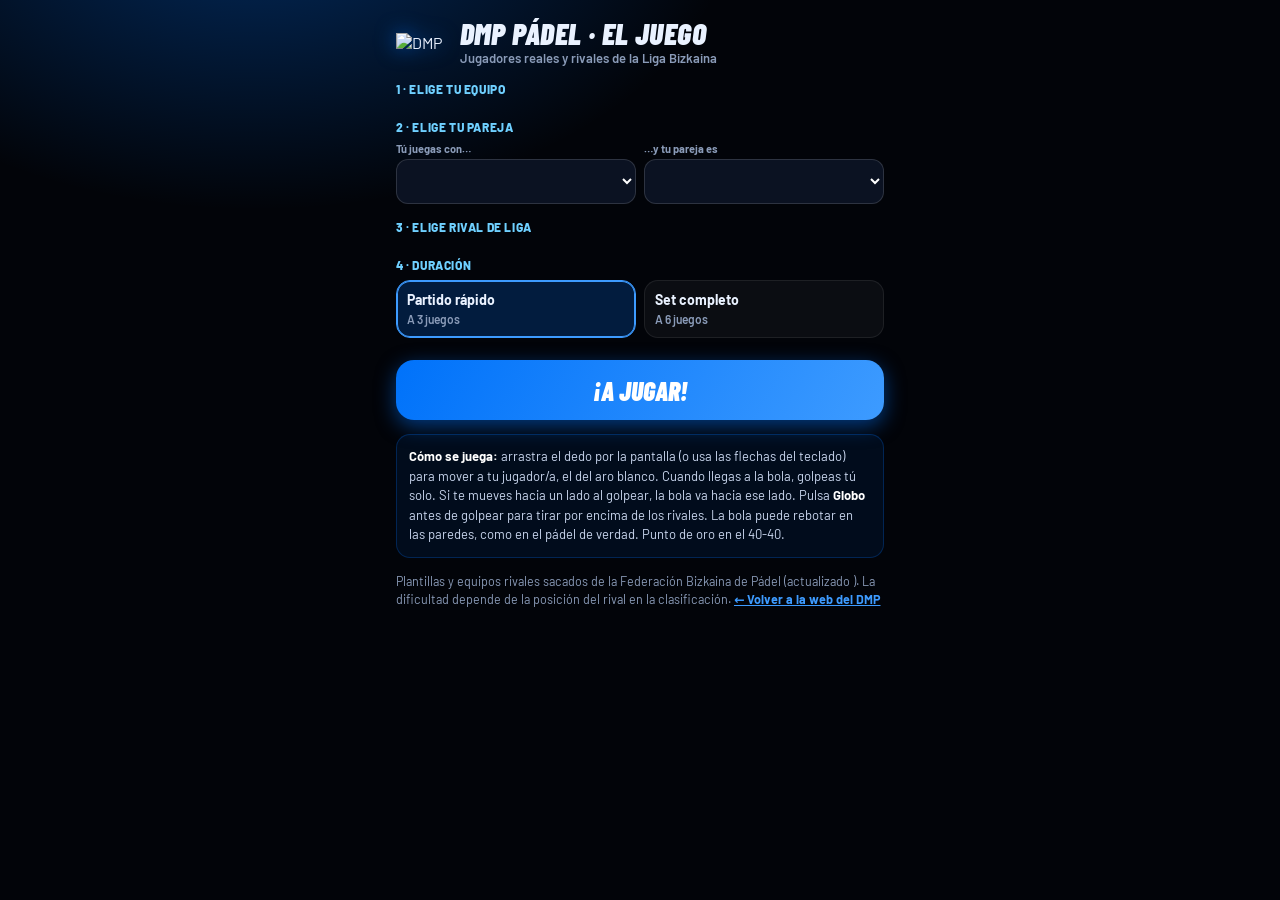
<file: src/juego.html>
<!DOCTYPE html>
<html lang="es">
<head>
<meta charset="utf-8">
<meta name="viewport" content="width=device-width, initial-scale=1, maximum-scale=1, user-scalable=no">
<title>DMP Pádel · El juego</title>
<meta name="description" content="Juego de pádel del DMP: elige tu equipo y tu pareja con los jugadores y jugadoras reales del club y compite contra los rivales reales de la Liga Bizkaina.">
<meta name="theme-color" content="#03050a">
<link rel="icon" type="image/png" href="favicon.png">
<link rel="preconnect" href="https://fonts.googleapis.com">
<link href="https://fonts.googleapis.com/css2?family=Barlow+Condensed:ital,wght@0,700;0,800;1,800;1,900&family=Barlow:wght@500;600;700;800&display=swap" rel="stylesheet">
<style>
:root{--bg:#03050a;--blue:#0072fa;--blue2:#3d9bff;--cyan:#6fd0ff;--rival:#ff4d6d;--text:#eaf2ff;--muted:#8a9bb8;--line:rgba(0,114,250,.25)}
*{box-sizing:border-box;margin:0;padding:0;-webkit-tap-highlight-color:transparent}
html,body{height:100%;overflow:hidden;background:var(--bg);color:var(--text);font-family:Barlow,system-ui,sans-serif;touch-action:none;user-select:none;-webkit-user-select:none}
button{font:inherit;color:inherit;border:0;background:none;cursor:pointer}
.h{font-family:"Barlow Condensed",sans-serif;font-style:italic;font-weight:900;text-transform:uppercase;letter-spacing:.4px;line-height:1}
#game{position:fixed;inset:0;display:block}
/* HUD */
#hud{position:fixed;left:0;right:0;top:0;padding:8px 10px calc(8px);display:none;z-index:5;pointer-events:none;background:linear-gradient(rgba(3,5,10,.92),rgba(3,5,10,0))}
.sb{display:grid;grid-template-columns:1fr auto 1fr;gap:8px;align-items:center;max-width:520px;margin:0 auto}
.sb .t{font-weight:800;font-size:13px;line-height:1.15;overflow:hidden;text-overflow:ellipsis;white-space:nowrap}
.sb .t small{display:block;font-weight:600;color:var(--muted);font-size:11px;overflow:hidden;text-overflow:ellipsis}
.sb .t.r{text-align:right}
.sb .sc{text-align:center}
.sb .g{font-family:"Barlow Condensed";font-style:italic;font-weight:900;font-size:30px;line-height:1}
.sb .g i{color:var(--muted);font-style:normal;padding:0 4px}
.sb .p{font-weight:800;font-size:13px;color:var(--cyan)}
.us{color:#8fc4ff}.them{color:#ff9aac}
#hudBtns{position:fixed;top:62px;right:8px;z-index:6;display:none;gap:6px}
#hudBtns button{pointer-events:auto;width:34px;height:34px;border-radius:10px;background:rgba(255,255,255,.08);font-size:15px}
/* controles */
#ctrl{position:fixed;left:0;right:0;bottom:0;padding:10px 14px calc(14px + env(safe-area-inset-bottom));display:none;justify-content:space-between;align-items:flex-end;z-index:5;pointer-events:none}
#ctrl .hint{font-size:12px;color:var(--muted);max-width:55%;line-height:1.3;text-shadow:0 1px 3px #000}
.big{pointer-events:auto;min-width:96px;height:58px;padding:0 18px;border-radius:18px;font-family:"Barlow Condensed";font-style:italic;font-weight:900;font-size:22px;text-transform:uppercase;color:#fff;background:linear-gradient(120deg,var(--blue),var(--blue2));box-shadow:0 6px 20px rgba(0,114,250,.5)}
.big.on{background:linear-gradient(120deg,#ffb020,#ffd76a);color:#1a1300;box-shadow:0 6px 20px rgba(255,190,40,.55)}
#msg{position:fixed;left:50%;top:42%;transform:translate(-50%,-50%) scale(.9);opacity:0;transition:.25s;z-index:7;pointer-events:none;text-align:center;padding:14px 22px;border-radius:18px;background:rgba(6,10,20,.85);border:1px solid var(--line);backdrop-filter:blur(6px)}
#msg.on{opacity:1;transform:translate(-50%,-50%) scale(1)}
#msg b{display:block;font-size:34px}
#msg small{display:block;color:var(--muted);font-size:14px;margin-top:4px}
/* pantallas */
.screen{position:fixed;inset:0;z-index:10;overflow-y:auto;-webkit-overflow-scrolling:touch;touch-action:pan-y;background:radial-gradient(800px 500px at 20% -10%,rgba(0,114,250,.35),transparent 60%),rgba(3,5,10,.94);display:none}
.screen.on{display:block}
.wrap{max-width:520px;margin:0 auto;padding:18px 16px 40px}
.top{display:flex;align-items:center;gap:10px;margin-bottom:12px}
.top img{width:54px;filter:drop-shadow(0 0 10px rgba(0,114,250,.6))}
.top .h{font-size:30px}
.top small{display:block;color:var(--muted);font-size:13px;margin-top:2px;font-family:Barlow;font-style:normal;font-weight:600;text-transform:none;letter-spacing:0}
.step{margin-top:16px}
.step>label{display:block;font-size:12px;font-weight:800;color:var(--cyan);text-transform:uppercase;letter-spacing:.6px;margin-bottom:8px}
.opts{display:grid;gap:8px}
.opts.c3{grid-template-columns:repeat(3,1fr)}
.opts.c2{grid-template-columns:1fr 1fr}
.opt{padding:11px 10px;border-radius:14px;background:rgba(255,255,255,.04);border:1px solid rgba(255,255,255,.08);text-align:left;font-weight:700;font-size:14px;line-height:1.2}
.opt small{display:block;color:var(--muted);font-weight:600;font-size:12px;margin-top:3px}
.opt.on{border-color:var(--blue2);background:rgba(0,114,250,.22);box-shadow:0 0 0 1px var(--blue2) inset}
.opt.done::after{content:" ✔";color:#22e3a0}
select{width:100%;font:inherit;font-weight:700;color:#fff;background:#0b1222;border:1px solid rgba(255,255,255,.14);border-radius:12px;padding:11px 10px}
.row2{display:grid;grid-template-columns:1fr 1fr;gap:8px}
.row2 span{display:block;font-size:11px;color:var(--muted);margin-bottom:4px;font-weight:700}
.play{width:100%;margin-top:22px;height:60px;font-size:26px}
.note{color:var(--muted);font-size:12.5px;margin-top:14px;line-height:1.45}
.note a{color:var(--blue2);font-weight:700}
.howto{margin-top:14px;padding:12px;border-radius:14px;background:rgba(0,114,250,.08);border:1px solid var(--line);font-size:13px;line-height:1.5;color:#c9d6ee}
.howto b{color:#fff}
.res{text-align:center;padding-top:40px}
.res .h.big2{font-size:52px;margin:10px 0}
.res .score{font-family:"Barlow Condensed";font-style:italic;font-weight:900;font-size:64px}
.res .score i{color:var(--muted);font-style:normal;padding:0 8px}
.res p{color:#c9d6ee;margin-top:6px}
.stats{display:grid;grid-template-columns:repeat(3,1fr);gap:8px;margin-top:18px}
.stats div{padding:10px;border-radius:12px;background:rgba(255,255,255,.04);border:1px solid rgba(255,255,255,.07)}
.stats b{display:block;font-family:"Barlow Condensed";font-style:italic;font-weight:900;font-size:28px}
.stats small{color:var(--muted);font-size:11.5px;text-transform:uppercase}
.btns{display:grid;gap:8px;margin-top:20px}
.btn2{height:50px;border-radius:14px;font-weight:800;font-size:16px;border:1px solid rgba(255,255,255,.15)}
.liga{margin-top:18px;text-align:left}
.liga div{display:flex;justify-content:space-between;padding:7px 10px;border-bottom:1px solid rgba(255,255,255,.06);font-size:13.5px}
.liga div b{color:#22e3a0}
/* marca de agua */
.wm{position:fixed;left:8px;bottom:calc(8px + env(safe-area-inset-bottom));z-index:4;display:flex;align-items:center;gap:6px;opacity:.55;pointer-events:none;font-family:"Barlow Condensed";font-style:italic;font-weight:800;font-size:13px;text-transform:uppercase;letter-spacing:.4px;color:#cfe0ff}
.wm svg{width:30px;height:30px}
body.playing .wm{bottom:auto;top:62px;left:8px;opacity:.35}
body:not(.playing) #wm{display:none}
.wm.inmenu{position:static;opacity:.8;justify-content:center;margin-top:22px}
</style>
</head>
<body>
<canvas id="game"></canvas>

<div id="hud"><div class="sb">
  <div class="t us"><span id="nUs"></span><small id="pUs"></small></div>
  <div class="sc"><div class="g"><span id="gUs">0</span><i>–</i><span id="gThem">0</span></div><div class="p" id="pts">0 – 0</div></div>
  <div class="t r them"><span id="nThem"></span><small id="pThem"></small></div>
</div></div>
<div id="hudBtns"><button id="bSound" aria-label="Sonido">🔊</button><button id="bPause" aria-label="Pausa">⏸</button></div>
<div id="ctrl"><div class="hint" id="hint">Arrastra el dedo para moverte. Golpeas solo al llegar a la bola.</div><button class="big" id="bLob">Globo</button></div>
<div id="msg"><b class="h" id="msgB"></b><small id="msgS"></small></div>

<div class="wm" id="wm"></div>

<!-- Menú -->
<section class="screen on" id="sMenu"><div class="wrap">
  <div class="top"><img id="logo" alt="DMP"><div><div class="h">DMP Pádel · El juego</div><small>Jugadores reales y rivales de la Liga Bizkaina</small></div></div>

  <div class="step"><label>1 · Elige tu equipo</label><div class="opts c3" id="oTeam"></div></div>
  <div class="step"><label>2 · Elige tu pareja</label>
    <div class="row2"><div><span>Tú juegas con…</span><select id="sP1"></select></div><div><span>…y tu pareja es</span><select id="sP2"></select></div></div>
  </div>
  <div class="step"><label>3 · Elige rival de liga</label><div class="opts c2" id="oRival"></div></div>
  <div class="step"><label>4 · Duración</label><div class="opts c2" id="oLen">
    <button class="opt on" data-n="3">Partido rápido<small>A 3 juegos</small></button>
    <button class="opt" data-n="6">Set completo<small>A 6 juegos</small></button>
  </div></div>
  <button class="big play" id="bPlay">¡A jugar!</button>
  <div class="howto">
    <b>Cómo se juega:</b> arrastra el dedo por la pantalla (o usa las flechas del teclado) para mover a tu jugador/a, el del aro blanco. Cuando llegas a la bola, golpeas tú solo. Si te mueves hacia un lado al golpear, la bola va hacia ese lado. Pulsa <b>Globo</b> antes de golpear para tirar por encima de los rivales. La bola puede rebotar en las paredes, como en el pádel de verdad. Punto de oro en el 40-40.
  </div>
  <p class="note">Plantillas y equipos rivales sacados de la Federación Bizkaina de Pádel (actualizado <span id="upd"></span>). La dificultad depende de la posición del rival en la clasificación. <a href="./">← Volver a la web del DMP</a></p>
  <div class="wm inmenu" id="wmMenu"></div>
</div></section>

<!-- Resultado -->
<section class="screen" id="sEnd"><div class="wrap res">
  <div class="h" id="eTag" style="color:var(--cyan);font-size:18px"></div>
  <div class="h big2" id="eTitle"></div>
  <div class="score"><span id="eUs"></span><i>–</i><span id="eThem"></span></div>
  <p id="eTxt"></p>
  <div class="stats"><div><b id="stPts">0</b><small>Puntos ganados</small></div><div><b id="stWin">0</b><small>Golpes ganadores</small></div><div><b id="stRally">0</b><small>Peloteo más largo</small></div></div>
  <div class="liga" id="eLiga"></div>
  <div class="btns">
    <button class="big" id="bAgain">Revancha</button>
    <button class="btn2" id="bNext">Siguiente rival</button>
    <button class="btn2" id="bMenu">Cambiar equipo o pareja</button>
  </div>
  <div class="wm inmenu" id="wmEnd"></div>
</div></section>

<!-- Pausa -->
<section class="screen" id="sPause"><div class="wrap res">
  <div class="h big2">Pausa</div>
  <div class="btns"><button class="big" id="bResume">Seguir</button><button class="btn2" id="bQuit">Abandonar partido</button></div>
</div></section>

<script id="jdata" type="application/json">__JUEGO_DATA__</script>
<script>
(function(){
"use strict";
var D=JSON.parse(document.getElementById('jdata').textContent);
var LOGO='data:image/webp;base64,'+D.logo;
var $=function(id){return document.getElementById(id);};

/* ---------- marca de agua "Juegos de bolsillo" (bolsillo con mando) ---------- */
var WM_SVG='<svg viewBox="0 0 64 64" aria-hidden="true"><path d="M10 16h44v26c0 9-10 16-22 18C20 58 10 51 10 42z" fill="#1e3a66" stroke="#6fd0ff" stroke-width="3"/><path d="M14 20h36v21c0 7-8 12-18 14-10-2-18-7-18-14z" fill="none" stroke="#6fd0ff" stroke-width="1.6" stroke-dasharray="3 3"/><rect x="17" y="4" width="30" height="17" rx="8" fill="#0072fa" stroke="#fff" stroke-width="2.5"/><path d="M24 9v7M20.5 12.5h7" stroke="#fff" stroke-width="2.5" stroke-linecap="round"/><circle cx="38" cy="10.5" r="2" fill="#fff"/><circle cx="42" cy="14.5" r="2" fill="#fff"/></svg>';
['wm','wmMenu','wmEnd'].forEach(function(id){$(id).innerHTML=WM_SVG+'<span>Juegos de bolsillo</span>';});
var wmImg=new Image();wmImg.src='data:image/svg+xml;charset=utf-8,'+encodeURIComponent(WM_SVG.replace('<svg ','<svg xmlns="http://www.w3.org/2000/svg" '));
var logoImg=new Image();logoImg.src=LOGO;$('logo').src=LOGO;
$('upd').textContent=D.actualizado||'';

/* ---------- utilidades ---------- */
function esc(s){return String(s==null?'':s).replace(/[&<>"']/g,function(c){return {'&':'&amp;','<':'&lt;','>':'&gt;','"':'&quot;',"'":'&#39;'}[c];});}
function rnd(a,b){return a+Math.random()*(b-a);}
function gauss(){return (Math.random()+Math.random()+Math.random()-1.5)/1.5*1.7;}
function clamp(v,a,b){return v<a?a:v>b?b:v;}
function short(n){var w=String(n).trim().split(/\s+/);return w.length>1&&w[1].length>2?w[0]+' '+w[1][0].toUpperCase()+'.':w.join(' ');}
function tc(s){return String(s).toLowerCase().replace(/(^|[\s\-])(\S)/g,function(m,a,b){return a+b.toUpperCase();});}
function store(k,v){try{if(v===undefined)return JSON.parse(localStorage.getItem(k)||'null');localStorage.setItem(k,JSON.stringify(v));}catch(e){return null;}}

/* ---------- sonido ---------- */
var AC=null,sound=store('dmpj_sound')!==false;
function beep(f,d,type,vol){if(!sound)return;try{if(!AC)AC=new (window.AudioContext||window.webkitAudioContext)();var o=AC.createOscillator(),g=AC.createGain();o.type=type||'triangle';o.frequency.value=f;g.gain.setValueAtTime(vol||.18,AC.currentTime);g.gain.exponentialRampToValueAtTime(.001,AC.currentTime+(d||.08));o.connect(g);g.connect(AC.destination);o.start();o.stop(AC.currentTime+(d||.08));}catch(e){}}
$('bSound').textContent=sound?'🔊':'🔇';
$('bSound').onclick=function(){sound=!sound;store('dmpj_sound',sound);this.textContent=sound?'🔊':'🔇';};

/* ---------- menú ---------- */
var sel={team:0,p1:0,p2:1,rival:0,len:3};
var saved=store('dmpj_sel');if(saved&&D.equipos[saved.team])sel.team=saved.team;
function team(){return D.equipos[sel.team];}
function liga(){return store('dmpj_liga_'+team().id)||{};}
function buildMenu(){
  $('oTeam').innerHTML=D.equipos.map(function(t,i){return '<button class="opt'+(i===sel.team?' on':'')+'" data-i="'+i+'">'+esc(t.nombre)+'<small>'+esc(t.categoria)+'</small></button>';}).join('');
  var t=team(),opts=t.jugadores.map(function(p,i){return '<option value="'+i+'">'+esc(p.nombre)+'</option>';}).join('');
  $('sP1').innerHTML=opts;$('sP2').innerHTML=opts;
  if(sel.p1>=t.jugadores.length)sel.p1=0;if(sel.p2>=t.jugadores.length||sel.p2===sel.p1)sel.p2=sel.p1===0?1:0;
  $('sP1').value=sel.p1;$('sP2').value=sel.p2;
  var lg=liga();
  if(sel.rival>=t.rivales.length)sel.rival=0;
  $('oRival').innerHTML=t.rivales.map(function(r,i){return '<button class="opt'+(i===sel.rival?' on':'')+(lg[r.nombre]?' done':'')+'" data-i="'+i+'">'+esc(tc(r.nombre))+'<small>'+r.pos+'º en la liga · '+'★★★★★'.slice(0,r.nivel)+'☆☆☆☆☆'.slice(0,5-r.nivel)+'</small></button>';}).join('');
}
$('oTeam').onclick=function(e){var b=e.target.closest('[data-i]');if(!b)return;sel.team=+b.dataset.i;sel.p1=0;sel.p2=1;sel.rival=0;buildMenu();};
$('oRival').onclick=function(e){var b=e.target.closest('[data-i]');if(!b)return;sel.rival=+b.dataset.i;buildMenu();};
$('oLen').onclick=function(e){var b=e.target.closest('[data-n]');if(!b)return;sel.len=+b.dataset.n;Array.prototype.forEach.call(this.children,function(c){c.classList.toggle('on',c===b);});};
$('sP1').onchange=function(){sel.p1=+this.value;if(sel.p2===sel.p1){sel.p2=(sel.p1+1)%team().jugadores.length;$('sP2').value=sel.p2;}};
$('sP2').onchange=function(){sel.p2=+this.value;if(sel.p2===sel.p1){sel.p1=(sel.p2+1)%team().jugadores.length;$('sP1').value=sel.p1;}};
$('bPlay').onclick=function(){beep(660,.06);store('dmpj_sel',{team:sel.team});startMatch();};
buildMenu();

/* ---------- física (metros, segundos) ---------- */
var W=10,L=20,NET=10,NET_H=.92,G=9.8,BR=.11,REACH=1.0;
var cv=$('game'),cx=cv.getContext('2d'),S=20,OX=0,OY=0,DPR=1;
function resize(){DPR=Math.min(2,window.devicePixelRatio||1);cv.width=innerWidth*DPR;cv.height=innerHeight*DPR;cv.style.width=innerWidth+'px';cv.style.height=innerHeight+'px';
  var top=70,bot=92,m=.7;S=Math.min(innerWidth/(W+2*m),(innerHeight-top-bot)/(L+2*m));OX=(innerWidth-W*S)/2;OY=top+((innerHeight-top-bot)-L*S)/2;}
addEventListener('resize',resize);resize();

function sideOf(y){return y>=NET?0:1;} // 0 = nosotros (abajo), 1 = rivales (arriba)
// avanza la bola y devuelve los sucesos (sin aplicar reglas)
function phys(b,dt,ev){
  var py=b.y;
  b.vz-=G*dt;b.x+=b.vx*dt;b.y+=b.vy*dt;b.z+=b.vz*dt;
  if((py-NET)*(b.y-NET)<0){ev.push({t:b.z<NET_H?'net':'cross'});if(b.z<NET_H){b.y=py;b.vy=-b.vy*.15;b.vx*=.3;}}
  if(b.z<=0&&b.vz<0){b.z=0;b.vz=-b.vz*.7;b.vx*=.82;b.vy*=.82;if(b.vz<.6)b.vz=0;ev.push({t:'floor',s:sideOf(b.y)});}
  if(b.x<BR){b.x=BR;b.vx=-b.vx*.7;ev.push({t:'wall',s:sideOf(b.y),z:b.z});}
  if(b.x>W-BR){b.x=W-BR;b.vx=-b.vx*.7;ev.push({t:'wall',s:sideOf(b.y),z:b.z});}
  if(b.y<BR){b.y=BR;b.vy=-b.vy*.72;ev.push({t:'wall',s:1,z:b.z});}
  if(b.y>L-BR){b.y=L-BR;b.vy=-b.vy*.72;ev.push({t:'wall',s:0,z:b.z});}
}

/* ---------- estado del partido ---------- */
var M=null,ball=null,P=[],state='menu',stateT=0,msgT=null;
var lobQueued=false,input={down:false,sx:0,sy:0,px:0,py:0,keys:{}};
function mkPlayer(name,side,lane,human,speed,err,fail){return {name:name,side:side,lane:lane,human:human,speed:speed,err:err,fail:fail,x:0,y:0,tx:0,ty:0,vx:0,cool:0,home:{x:0,y:0},net:false,swing:0};}

function startMatch(){
  var t=team(),r=t.rivales[sel.rival],lv=r.nivel; // nivel 1..5
  var rp=['Rival 1','Rival 2'];
  var me=t.jugadores[sel.p1].nombre,mate=t.jugadores[sel.p2].nombre;
  P=[mkPlayer(me,0,1,true,5.3,.4,.05),mkPlayer(mate,0,0,false,4.3,.6,.12),
     mkPlayer(rp[0],1,0,false,3.4+lv*.3,1.1-lv*.12,.24-lv*.03),mkPlayer(rp[1],1,1,false,3.4+lv*.3,1.1-lv*.12,.24-lv*.03)];
  if(/\bdemo\b/.test(location.search))P[0].human=false;
  M={team:t,rival:r,len:sel.len,g:[0,0],p:[0,0],serveTeam:0,serverIdx:[0,0],pointNo:0,stats:{pts:0,win:0,rally:0},rally:0,games:0};
  $('nUs').textContent=t.nombre;$('pUs').textContent=short(me)+' · '+short(mate);
  $('nThem').textContent=tc(r.nombre);$('pThem').textContent=short(rp[0])+' · '+short(rp[1]);
  show(null);document.body.classList.add('playing');
  ['hud','ctrl'].forEach(function(id){$(id).style.display=id==='ctrl'?'flex':'block';});$('hudBtns').style.display='flex';
  updHud();setupServe();
}
function show(id){['sMenu','sEnd','sPause'].forEach(function(s){$(s).classList.toggle('on',s===id);});}
function updHud(){var names=['0','15','30','40'];$('gUs').textContent=M.g[0];$('gThem').textContent=M.g[1];
  $('pts').textContent=(M.p[0]===3&&M.p[1]===3)?'Punto de oro':names[M.p[0]]+' – '+names[M.p[1]];}
function flash(big,small,ms){$('msgB').textContent=big;$('msgS').textContent=small||'';$('msg').classList.add('on');clearTimeout(msgT);msgT=setTimeout(function(){$('msg').classList.remove('on');},ms||1100);}

function teamPlayers(s){return P.filter(function(p){return p.side===s;});}
function setupServe(){
  var st=M.serveTeam,right=(M.p[0]+M.p[1])%2===0; // alterna lado de saque
  var srvPair=teamPlayers(st),srv=srvPair[M.serverIdx[st]%2],srvMate=srvPair[(M.serverIdx[st]+1)%2];
  var rcvPair=teamPlayers(1-st);
  // posiciones: el que saca al fondo, su pareja en la red; restan al fondo
  var sx=right?7.2:2.8;
  if(st===0){srv.x=sx;srv.y=19.2;srvMate.x=W-sx;srvMate.y=13;}else{srv.x=W-sx;srv.y=.8;srvMate.x=sx;srvMate.y=7;}
  rcvPair.forEach(function(p){var diag=(st===0)?(W-sx):sx;var mine=Math.abs(p.x-diag)<2.5||p.lane===(diag>5?1:0);
    if(st===0){p.x=p.lane===0?2.5:7.5;p.y=p.lane===(diag>5?1:0)?1.4:3;}else{p.x=p.lane===0?2.5:7.5;p.y=p.lane===(diag>5?1:0)?18.6:17;}});
  P.forEach(function(p){p.tx=p.x;p.ty=p.y;p.net=false;p.cool=0;setHome(p);});
  srvMate.net=true;setHome(srvMate);
  ball={x:srv.x+(st===0?-.3:.3),y:srv.y+(st===0?-.4:.4),z:1,vx:0,vy:0,vz:0,last:st,crossed:false,b:0,serve:true,live:false,idle:0};
  M.server=srv;M.rally=0;lobQueued=false;$('bLob').classList.remove('on');
  state='serve';stateT=0;
  if(srv.human){$('hint').textContent='Toca la pantalla para sacar.';$('bLob').textContent='Sacar';}
  else{$('hint').textContent='Saca '+short(srv.name)+'…';$('bLob').textContent='Globo';}
}
function setHome(p){var y0=p.side===0?(p.net?13.2:17.6):(p.net?6.8:2.4);p.home={x:p.lane===0?2.6:7.4,y:y0};}

function doServe(){
  var s=M.server,st=s.side,right=s.x>5;
  var tx=right?rnd(1.5,3.8):rnd(6.2,8.5),ty=st===0?rnd(3.8,7.8):rnd(12.2,16.2);
  if(st===0&&!s.human&&Math.random()<.04)ty=rnd(.3,1);
  shoot(s,tx,ty,1.05);ball.serve=true;state='rally';stateT=0;beep(520,.05);
  $('hint').textContent='Arrastra el dedo para moverte. Golpeas solo al llegar a la bola.';$('bLob').textContent='Globo';
}
function shoot(p,tx,ty,T,raw){
  var b=ball;
  for(var k=0;k<14&&!raw;k++){
    var vx=(tx-b.x)/T,vy=(ty-b.y)/T,vz=(G*T*T/2-b.z)/T,tn=(NET-b.y)/vy,zn=b.z+vz*tn-G*tn*tn/2;
    if(!(tn>0&&tn<T)||zn>NET_H+.25)break;T+=.08;
  }
  b.vx=(tx-b.x)/T;b.vy=(ty-b.y)/T;b.vz=(G*T*T/2-b.z)/T;b.last=p.side;b.crossed=false;b.b=0;b.serve=false;b.live=true;b.idle=0;b.hitter=p;
  p.cool=.35;p.swing=.22;
  P.forEach(function(o){if(o.side!==p.side&&!o.human)o.react=rnd(.12,.32)*(o.side===1?(1.4-M.rival.nivel*.12):1);});
}
function hit(p){
  var b=ball,opp=1-p.side,dir=opp===1?-1:1,others=teamPlayers(opp);
  var nearNet=Math.abs(b.y-NET)<4.2,high=b.z>1.9,kind='drive';
  if(p.human&&lobQueued)kind='globo';
  else if(high&&nearNet)kind='remate';
  else if(!p.human&&others.every(function(o){return Math.abs(o.y-NET)<4.5;})&&Math.random()<.55)kind='globo';
  else if(!p.human&&b.z>1.6&&Math.random()<.25)kind='globo';
  // dirección: al hueco, o hacia donde te mueves (humano)
  var tx;
  if(p.human&&Math.abs(p.vx)>1.2)tx=p.vx<0?rnd(.9,3):rnd(7,9.1);
  else{var gap=others.reduce(function(a,o){return Math.abs(o.x-2.5)<Math.abs(o.x-7.5)?a.concat([7.5]):a.concat([2.5]);},[]);
       var occ=others.map(function(o){return o.x;});tx=occ.length?(Math.abs(occ[0]-occ[1])>3.5?5+rnd(-1,1):(occ[0]+occ[1])/2>5?rnd(1,3.2):rnd(6.8,9)):5;}
  var ty,T;
  if(kind==='globo'){ty=opp===1?rnd(1,2.6):rnd(17.4,19);T=rnd(1.8,2.1);}
  else if(kind==='remate'){ty=opp===1?rnd(3,7):rnd(13,17);T=rnd(.42,.55);}
  else{ty=opp===1?rnd(2.2,6):rnd(14,17.8);T=rnd(.72,.98)*clamp(Math.abs(ty-b.y)/11,.75,1.3);}
  var e=p.err*(kind==='remate'?1.2:1);tx+=gauss()*e;ty+=gauss()*e*.7;
  tx=clamp(tx,-.6,W+.6);
  // fallos no forzados: más probables si llegas forzado, de volea, a una bola rápida o rematando
  var volley=b.b===0,spd=Math.hypot(b.vx,b.vy),dist=Math.hypot(p.x-b.x,p.y-b.y);
  var diff=.5+dist/REACH*.6+(volley?.45:0)+(spd>12?.4:0)+(kind==='remate'?.5:0)+(b.z<.35?.4:0)+Math.min(M.rally,20)*.06;
  if(Math.random()<p.fail*diff){var f=Math.random();
    if(f<.45){shoot(p,tx,opp===1?NET-1.2:NET+1.2,.32,true);}               // a la red
    else if(f<.8){shoot(p,tx,opp===1?-1:L+1,T*.95,false);}                 // largo, a la pared de fondo
    else{shoot(p,tx<5?-1:W+1,ty,T,false);}                                  // ancho, a la pared lateral
  }else shoot(p,tx,ty,T);
  if(kind==='globo'){teamPlayers(opp).forEach(function(o){o.net=false;setHome(o);});}
  else{var mate=teamPlayers(p.side).filter(function(o){return o!==p;})[0];if(!p.net&&Math.random()<.5){p.net=true;}if(mate&&!mate.human){mate.net=p.net;}setHome(p);if(mate)setHome(mate);}
  if(p.human){lobQueued=false;$('bLob').classList.remove('on');}
  M.rally++;beep(kind==='remate'?300:kind==='globo'?440:380,.07,'square',.12);
  if(kind==='remate')flash('¡Remate!','',500);
}

/* predicción: dónde y cuándo se podrá golpear la bola en el lado s */
function predict(s){
  var b={x:ball.x,y:ball.y,z:ball.z,vx:ball.vx,vy:ball.vy,vz:ball.vz},cr=ball.crossed,bn=ball.b,best=null,ev=[];
  for(var t=0;t<3;t+=1/60){ev.length=0;phys(b,1/60,ev);
    for(var i=0;i<ev.length;i++){if(ev[i].t==='cross')cr=true;if(ev[i].t==='net')return null;if(ev[i].t==='floor'&&ev[i].s===s&&cr)bn++;}
    if(bn>=2)break;
    if(cr&&sideOf(b.y)===s){
      var volley=bn===0&&!ball.serve&&b.z<2.1&&Math.abs(b.y-NET)<5,ground=bn===1&&b.z>.15&&b.z<1.5;
      if(volley||ground){var c={x:b.x,y:b.y,t:t};if(!best)best=c;
        var pl=teamPlayers(s);for(var k=0;k<pl.length;k++){if(Math.hypot(pl[k].x-b.x,pl[k].y-b.y)/pl[k].speed<=t+.05)return c;}}
    }
  }
  return best;
}

/* ---------- reglas ---------- */
function point(winner,why){
  if(state!=='rally')return;
  state='point';stateT=0;
  if(winner===0)M.stats.pts++;
  if(winner===0&&ball.hitter&&ball.hitter.side===0&&why!=='doble'&&why!=='error')M.stats.win++;
  M.stats.rally=Math.max(M.stats.rally,M.rally);
  var gw=-1;
  if(M.p[0]===3&&M.p[1]===3)gw=winner; // punto de oro
  else{M.p[winner]++;if(M.p[winner]>=4)gw=winner;}
  var txt={red:'Red',fuera:'Fuera',doble:'Doble bote',pared:'¡Por la pared!',error:'Fallo'}[why]||'';
  if(gw>=0){M.g[gw]++;M.p=[0,0];M.serverIdx[M.serveTeam]++;M.serveTeam=1-M.serveTeam;
    if(M.g[gw]>=M.len){updHud();beep(gw===0?880:200,.3,'sine',.2);setTimeout(endMatch,1300);flash(gw===0?'¡Partido!':'Partido perdido',txt,1300);state='over';return;}
    flash(gw===0?'¡Juego DMP!':'Juego rival',txt);beep(gw===0?740:240,.18,'sine');
  }else{flash(winner===0?'¡Punto!':'Punto rival',txt,900);beep(winner===0?620:260,.1,'sine');}
  updHud();
}
function rules(ev){
  var b=ball;
  for(var i=0;i<ev.length;i++){var e=ev[i];if(state!=='rally')return;
    if(e.t==='net'){point(1-b.last,'red');}
    else if(e.t==='cross'){if(!b.crossed)b.crossed=true;else{point(b.last,'pared');}}
    else if(e.t==='floor'){
      if(e.s===b.last){ if(!b.crossed)point(1-b.last,b.b?'doble':'error'); }
      else{b.b++;if(b.b>=2)point(b.last,'doble');}
    }else if(e.t==='wall'){
      if(e.s!==b.last&&b.b===0)point(1-b.last,'fuera');
      else if(e.s!==b.last&&e.z>3.4)point(b.last,'pared');
    }
  }
}

/* ---------- IA y movimiento ---------- */
function moveTo(p,tx,ty,dt){
  var lo=p.side===0?NET+.6:.3,hi=p.side===0?L-.3:NET-.6;tx=clamp(tx,.35,W-.35);ty=clamp(ty,lo,hi);
  var dx=tx-p.x,dy=ty-p.y,d=Math.hypot(dx,dy),m=Math.min(d,p.speed*dt);
  var ox=p.x;if(d>.01){p.x+=dx/d*m;p.y+=dy/d*m;}p.vx=(p.x-ox)/dt;
}
function ai(dt){
  var coming=state==='rally'&&ball.live?1-ball.last:-1,pt=coming>=0?predict(coming):null;
  [0,1].forEach(function(s){
    var pl=teamPlayers(s),goer=null;
    if(pt&&coming===s){goer=pl.reduce(function(a,p){return Math.hypot(p.x-pt.x,p.y-pt.y)<Math.hypot(a.x-pt.x,a.y-pt.y)?p:a;});
      if(s===0&&!P[0].human)goer=goer;else if(s===0&&goer.human)goer=goer;}
    pl.forEach(function(p){
      if(p.human)return;
      if(state==='serve')return;
      if(p.react>0){p.react-=dt;return;}
      if(p===goer)moveTo(p,pt.x+(p.x<pt.x?-.25:.25),pt.y+(s===0?.35:-.35),dt);
      else{var hx=p.home.x,hy=p.home.y;if(state==='rally'&&ball.live){hx=hx*.7+ball.x*.3;}moveTo(p,hx,hy,dt);}
    });
  });
}
function humanMove(dt){
  var h=P[0];if(!h.human)return;
  var k=input.keys,kx=(k.ArrowRight||k.d?1:0)-(k.ArrowLeft||k.a?1:0),ky=(k.ArrowDown||k.s?1:0)-(k.ArrowUp||k.w?1:0);
  if(kx||ky){h.tx=h.x+kx*3;h.ty=h.y+ky*3;}
  else if(input.down){h.tx=input.bx+(input.px-input.sx)/S*1.5;h.ty=input.by+(input.py-input.sy)/S*1.5;}
  else{h.tx=h.x;h.ty=h.y;}
  moveTo(h,h.tx,h.ty,dt);
}
function tryHits(){
  if(state!=='rally'||!ball.live)return;
  var b=ball;if(!b.crossed||b.b>1)return;
  for(var i=0;i<P.length;i++){var p=P[i];
    if(p.side===b.last||p.cool>0||sideOf(b.y)!==p.side)continue;
    if(b.serve&&b.b===0)continue; // el resto, tras el bote
    var reach=p.human?1.05:REACH,maxZ=Math.abs(b.y-NET)<4.5?3.1:2.4;
    if(b.z<=maxZ&&Math.hypot(p.x-b.x,p.y-b.y)<reach){hit(p);return;}
  }
}

/* ---------- bucle ---------- */
var last=0,acc=0;
function loop(ts){
  requestAnimationFrame(loop);
  var dt=Math.min(.05,(ts-last)/1000||0);last=ts;
  if(state!=='menu'&&state!=='paused'){acc+=dt;while(acc>=1/120){update(1/120);acc-=1/120;}}
  draw();
}
function update(dt){
  stateT+=dt;
  P.forEach(function(p){if(p.cool>0)p.cool-=dt;if(p.swing>0)p.swing-=dt;});
  if(state==='serve'){
    humanMove(dt);if(M.server.human){ball.x=M.server.x-.3;ball.y=M.server.y-.4;}
    if(!M.server.human&&stateT>1.1)doServe();
    if(!P[0].human&&M.server===P[0]&&stateT>.8)doServe();
    return;
  }
  if(state==='rally'){
    var ev=[];phys(ball,dt,ev);rules(ev);
    ball.idle+=dt;if(ball.idle>7&&state==='rally')point(ball.last,'doble');
    humanMove(dt);ai(dt);tryHits();
  }else if(state==='point'){
    var ev2=[];phys(ball,dt,ev2);humanMove(dt);ai(dt);
    if(stateT>1.4)setupServe();
  }else if(state==='over'){var ev3=[];phys(ball,dt,ev3);}
}

/* ---------- dibujo ---------- */
function X(x){return OX+x*S;}function Y(y,z){return OY+y*S-(z||0)*S*.55;}
function draw(){
  cx.setTransform(DPR,0,0,DPR,0,0);
  cx.fillStyle='#03050a';cx.fillRect(0,0,innerWidth,innerHeight);
  // paredes / cristal
  var m=.45*S;
  cx.fillStyle='rgba(111,208,255,.10)';cx.strokeStyle='rgba(111,208,255,.45)';cx.lineWidth=2;
  cx.fillRect(X(0)-m,Y(0)-m,W*S+2*m,L*S+2*m);cx.strokeRect(X(0)-m,Y(0)-m,W*S+2*m,L*S+2*m);
  // malla laterales centrales
  cx.strokeStyle='rgba(255,255,255,.15)';cx.setLineDash([3,4]);
  [[X(0)-m,Y(4)],[X(W)+m,Y(4)]].forEach(function(){});
  cx.beginPath();cx.moveTo(X(0)-m/2,Y(4));cx.lineTo(X(0)-m/2,Y(16));cx.moveTo(X(W)+m/2,Y(4));cx.lineTo(X(W)+m/2,Y(16));cx.stroke();cx.setLineDash([]);
  // pista
  var gr=cx.createLinearGradient(0,Y(0),0,Y(L));gr.addColorStop(0,'#0a4fb8');gr.addColorStop(.5,'#0b5ccf');gr.addColorStop(1,'#0a4fb8');
  cx.fillStyle=gr;cx.fillRect(X(0),Y(0),W*S,L*S);
  if(logoImg.complete&&logoImg.naturalWidth){cx.globalAlpha=.12;var lw=W*S*.55,lh=lw*logoImg.naturalHeight/logoImg.naturalWidth;cx.drawImage(logoImg,X(5)-lw/2,Y(15)-lh/2,lw,lh);cx.globalAlpha=1;}
  cx.strokeStyle='rgba(255,255,255,.85)';cx.lineWidth=Math.max(1.5,S*.06);
  cx.strokeRect(X(0),Y(0),W*S,L*S);
  cx.beginPath();cx.moveTo(X(0),Y(3.05));cx.lineTo(X(W),Y(3.05));cx.moveTo(X(0),Y(16.95));cx.lineTo(X(W),Y(16.95));
  cx.moveTo(X(5),Y(3.05));cx.lineTo(X(5),Y(16.95));cx.stroke();
  // red
  cx.fillStyle='rgba(0,0,0,.35)';cx.fillRect(X(0)-m,Y(NET)-1,W*S+2*m,S*.25);
  cx.strokeStyle='#fff';cx.lineWidth=3;cx.beginPath();cx.moveTo(X(0)-m,Y(NET));cx.lineTo(X(W)+m,Y(NET));cx.stroke();
  cx.strokeStyle='rgba(255,255,255,.35)';cx.lineWidth=1;cx.beginPath();cx.moveTo(X(0)-m,Y(NET,NET_H));cx.lineTo(X(W)+m,Y(NET,NET_H));cx.stroke();
  if(!M){drawWm();return;}
  // sombra bola
  var items=P.map(function(p){return {y:p.y,f:function(){drawPlayer(p);}};});
  items.push({y:ball.y,f:drawBall});
  cx.fillStyle='rgba(0,0,0,.35)';cx.beginPath();cx.ellipse(X(ball.x),Y(ball.y),Math.max(3,S*.13),Math.max(2,S*.07),0,0,7);cx.fill();
  items.sort(function(a,b){return a.y-b.y;}).forEach(function(i){i.f();});
  drawWm();
}
function drawPlayer(p){
  var r=S*.36,x=X(p.x),y=Y(p.y),col=p.side===0?'#0072fa':'#ff4d6d';
  cx.fillStyle='rgba(0,0,0,.3)';cx.beginPath();cx.ellipse(x,y+r*.55,r*1.05,r*.45,0,0,7);cx.fill();
  // pala
  var dirx=p.lane===1?1:-1;if(p.side===1)dirx=-dirx;var sw=p.swing>0?(p.swing/.22):0;
  var ang=(p.side===0?-1:1)*(.9-sw*1.6)*dirx;
  cx.save();cx.translate(x,y-r*.3);cx.rotate(ang);cx.fillStyle='#1b1f2a';cx.strokeStyle='#e8eefc';cx.lineWidth=1.5;
  cx.beginPath();cx.ellipse(dirx*r*1.25,0,r*.5,r*.6,0,0,7);cx.fill();cx.stroke();cx.restore();
  cx.fillStyle=col;cx.beginPath();cx.arc(x,y-r*.3,r,0,7);cx.fill();
  cx.lineWidth=p.human?3:1.5;cx.strokeStyle=p.human?'#fff':'rgba(255,255,255,.5)';cx.stroke();
  cx.font='700 '+Math.max(10,Math.round(S*.42))+'px Barlow, sans-serif';cx.textAlign='center';
  cx.fillStyle='rgba(0,0,0,.55)';var nm=short(p.name),tw=cx.measureText(nm).width;
  var ly=p.side===0?y+r*1.5:y-r*2.2;cx.fillRect(x-tw/2-4,ly-Math.max(10,S*.42)+2,tw+8,Math.max(13,S*.5));
  cx.fillStyle=p.human?'#fff':(p.side===0?'#cfe3ff':'#ffd0d8');cx.fillText(nm,x,ly+2);
}
function drawBall(){
  var r=Math.max(4,S*BR*1.6*(1+ball.z*.07));cx.fillStyle='#e6ff4a';cx.strokeStyle='#8aa400';cx.lineWidth=1;
  cx.beginPath();cx.arc(X(ball.x),Y(ball.y,ball.z),r,0,7);cx.fill();cx.stroke();
}
function drawWm(){if(!wmImg.complete||!document.body.classList.contains('playing'))return;}
requestAnimationFrame(loop);

/* ---------- entrada ---------- */
function court(e){return {x:e.clientX,y:e.clientY};}
cv.addEventListener('pointerdown',function(e){
  if(state==='serve'&&M&&M.server.human){doServe();return;}
  input.down=true;input.sx=input.px=e.clientX;input.sy=input.py=e.clientY;input.bx=P[0]?P[0].x:0;input.by=P[0]?P[0].y:0;
  try{cv.setPointerCapture(e.pointerId);}catch(_){}
});
cv.addEventListener('pointermove',function(e){if(!input.down)return;input.px=e.clientX;input.py=e.clientY;});
['pointerup','pointercancel'].forEach(function(t){cv.addEventListener(t,function(){input.down=false;});});
addEventListener('keydown',function(e){input.keys[e.key]=true;if(e.key===' '){e.preventDefault();lobBtn();}});
addEventListener('keyup',function(e){input.keys[e.key]=false;});
function lobBtn(){if(state==='serve'&&M&&M.server.human){doServe();return;}if(state!=='rally')return;lobQueued=!lobQueued;$('bLob').classList.toggle('on',lobQueued);beep(lobQueued?700:500,.04);}
$('bLob').addEventListener('pointerdown',function(e){e.preventDefault();e.stopPropagation();lobBtn();});

/* ---------- pausa y final ---------- */
var prevState=null;
$('bPause').onclick=function(){if(!M||state==='paused')return;prevState=state;state='paused';show('sPause');};
$('bResume').onclick=function(){state=prevState;show(null);};
$('bQuit').onclick=function(){toMenu();};
document.addEventListener('visibilitychange',function(){if(document.hidden&&M&&state!=='paused'&&state!=='menu'&&state!=='over'){prevState=state;state='paused';show('sPause');}});
function toMenu(){M=null;state='menu';document.body.classList.remove('playing');['hud','ctrl','hudBtns'].forEach(function(id){$(id).style.display='none';});buildMenu();show('sMenu');}
function endMatch(){
  var won=M.g[0]>M.g[1],t=M.team,r=M.rival;
  if(won){var lg=liga();lg[r.nombre]=1;store('dmpj_liga_'+t.id,lg);}
  $('eTag').textContent=t.nombre+' vs '+tc(r.nombre);
  $('eTitle').textContent=won?'¡Victoria!':'Derrota';$('eTitle').style.color=won?'#22e3a0':'#ff9aac';
  $('eUs').textContent=M.g[0];$('eThem').textContent=M.g[1];
  $('eTxt').textContent=won?(r.pos<=2?'¡Has tumbado a uno de los gallitos de la liga! Aurrera DMP!! 💪🎾':'Partido ganado. Aurrera DMP!! 💪🎾'):'Esta vez no ha podido ser. ¿Revancha?';
  $('stPts').textContent=M.stats.pts;$('stWin').textContent=M.stats.win;$('stRally').textContent=M.stats.rally;
  var lg2=liga(),n=t.rivales.filter(function(x){return lg2[x.nombre];}).length;
  $('eLiga').innerHTML='<div><span>Tu liga con '+esc(t.nombre)+'</span><b>'+n+' / '+t.rivales.length+' rivales ganados</b></div>'+(n===t.rivales.length?'<div><span>🏆 ¡Has ganado a todos los rivales del grupo!</span></div>':'');
  document.body.classList.remove('playing');['hud','ctrl','hudBtns'].forEach(function(id){$(id).style.display='none';});
  state='menu';show('sEnd');
}
$('bAgain').onclick=function(){startMatch();};
$('bNext').onclick=function(){var t=team(),lg=liga(),i=sel.rival;for(var k=1;k<=t.rivales.length;k++){var j=(sel.rival+k)%t.rivales.length;if(!lg[t.rivales[j].nombre]){i=j;break;}if(k===t.rivales.length)i=(sel.rival+1)%t.rivales.length;}sel.rival=i;startMatch();};
$('bMenu').onclick=function(){toMenu();};
window.__dmp={end:function(){endMatch();},get state(){return state;},get M(){return M;},get ball(){return ball;},P:function(){return P;}};
})();
</script>
</body>
</html>
</file>
